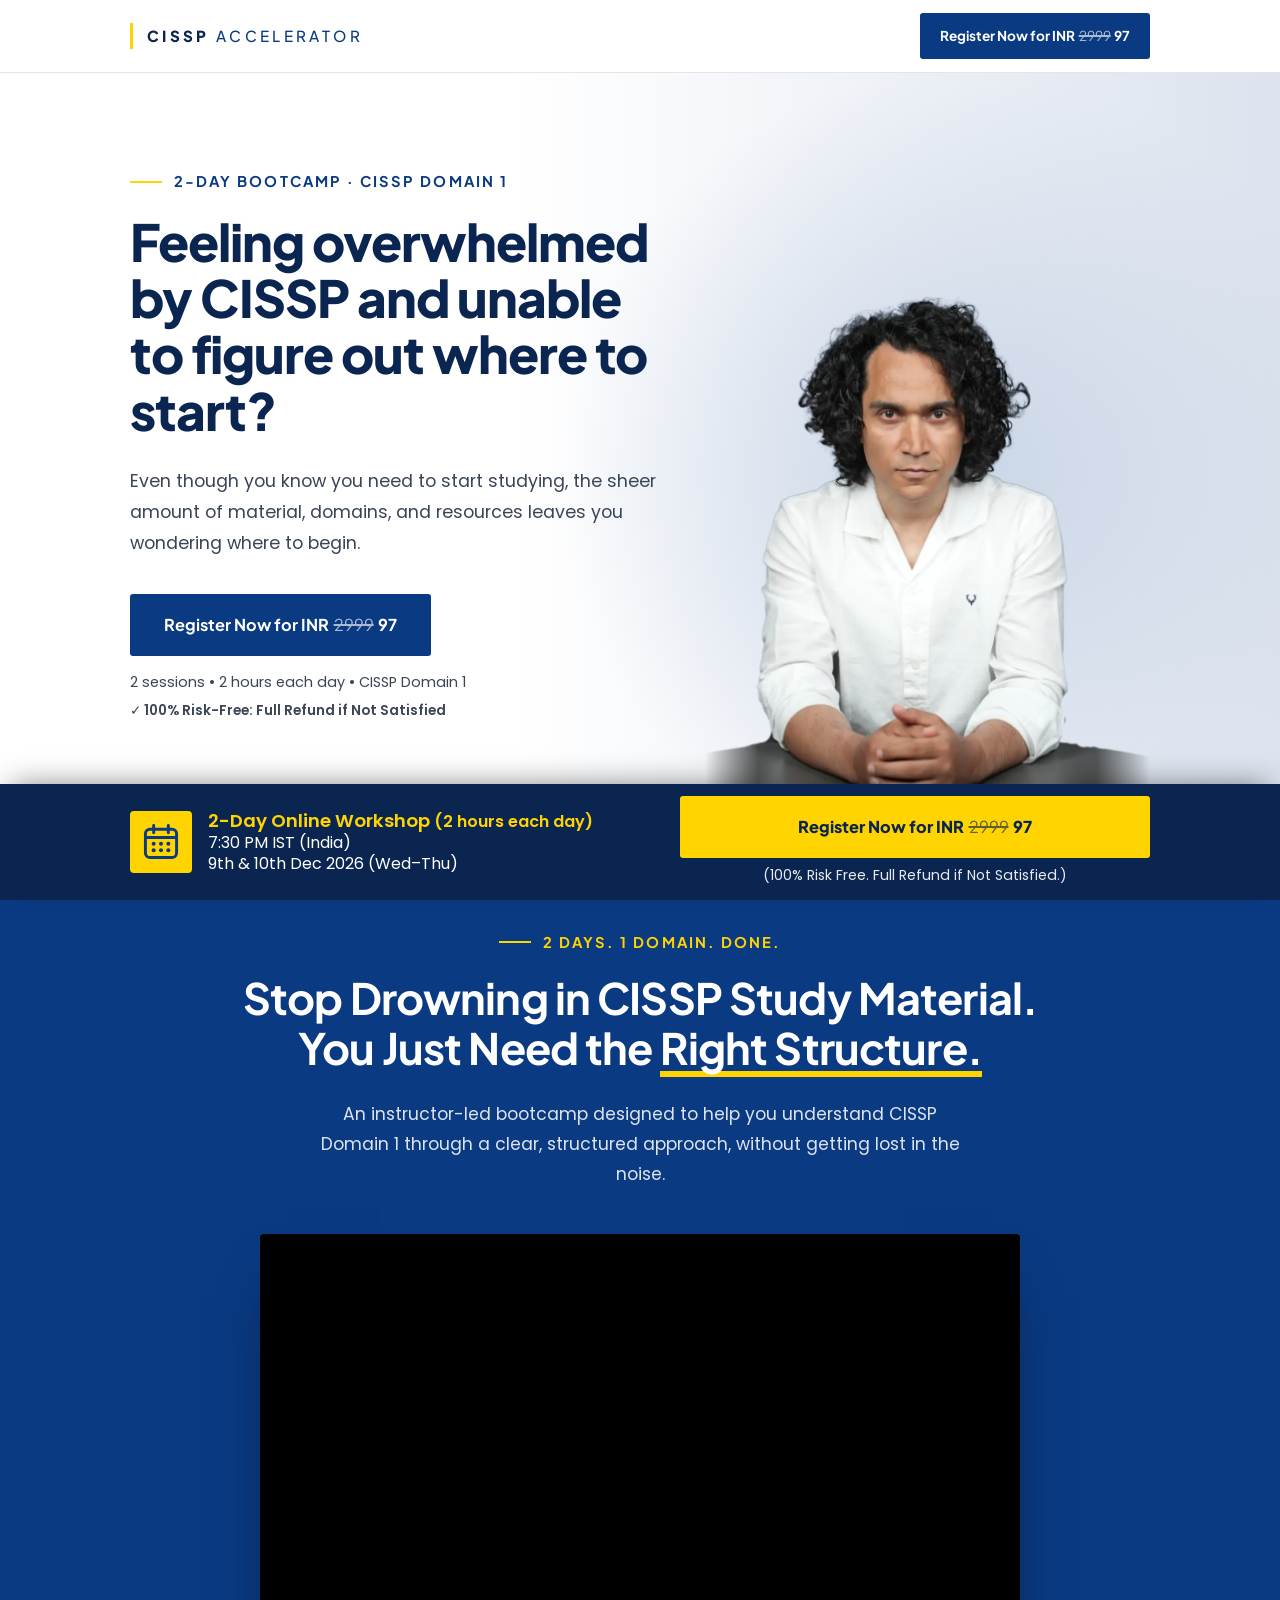
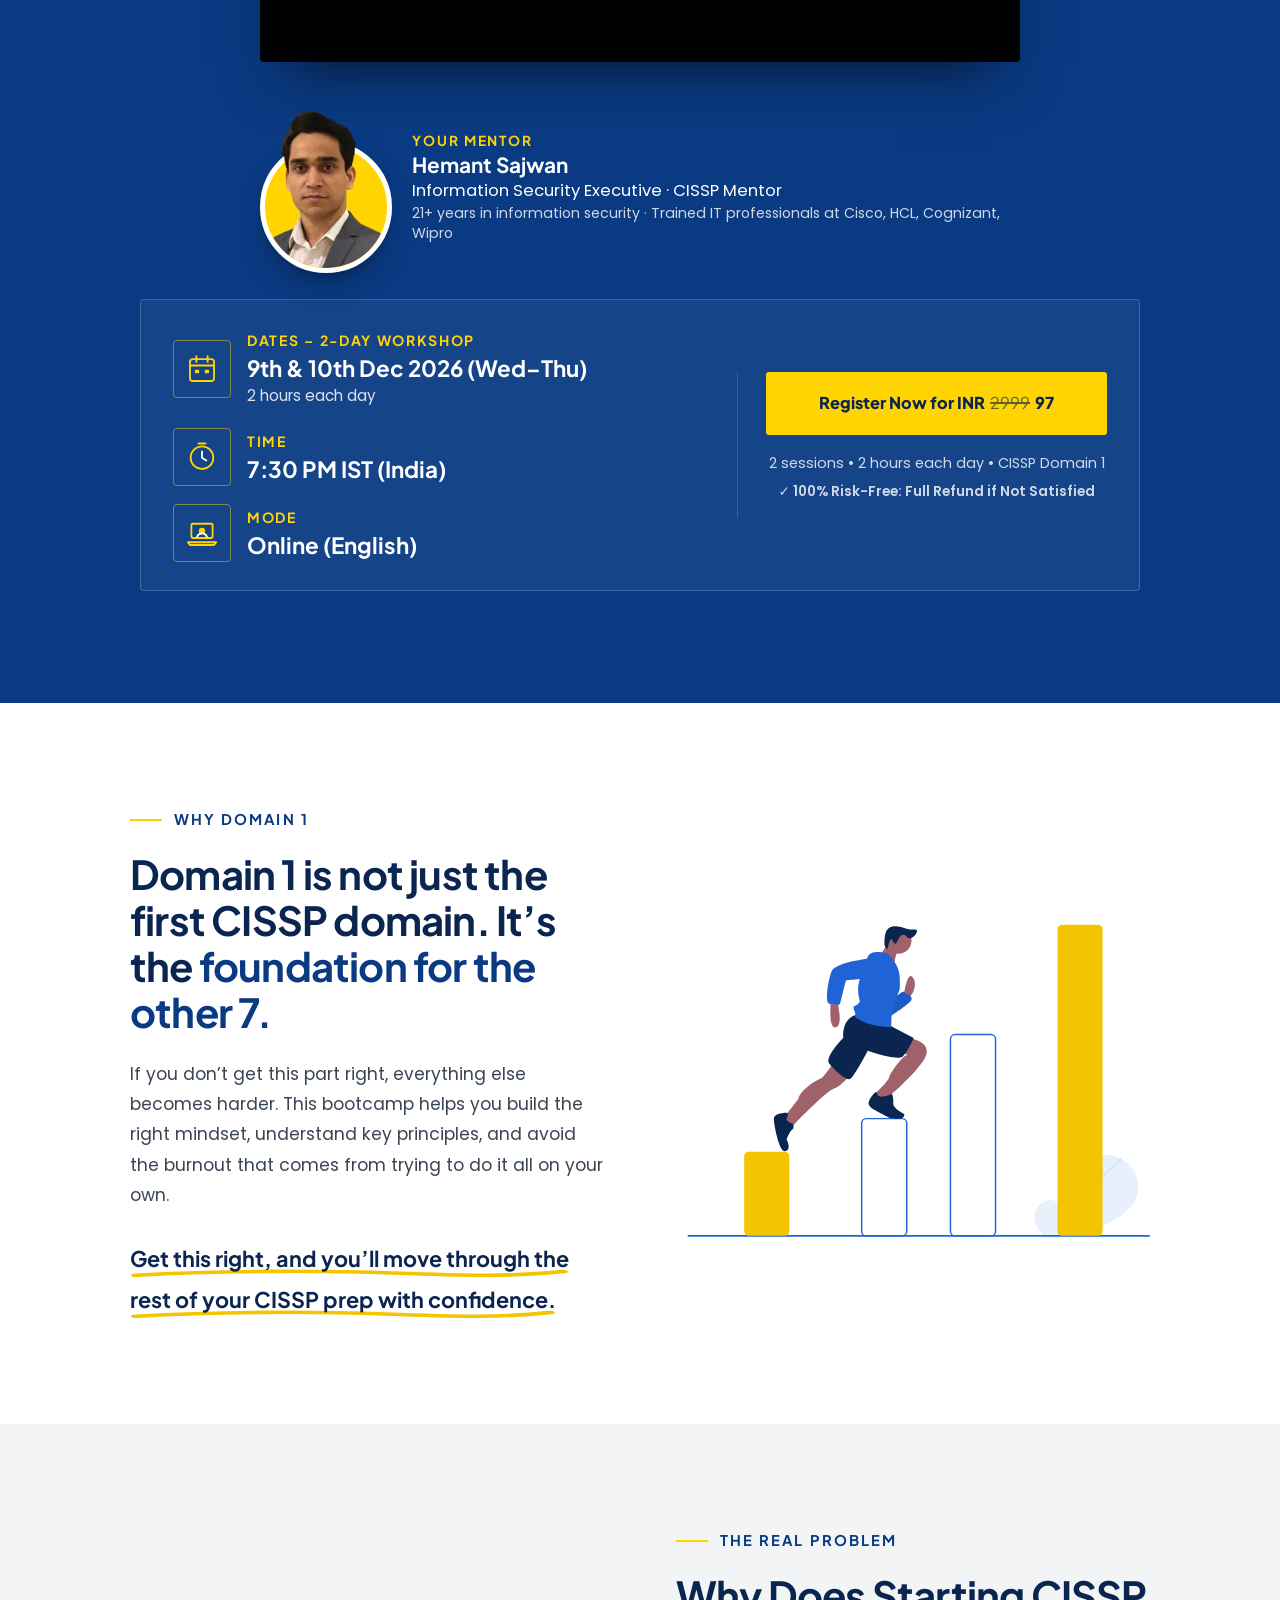
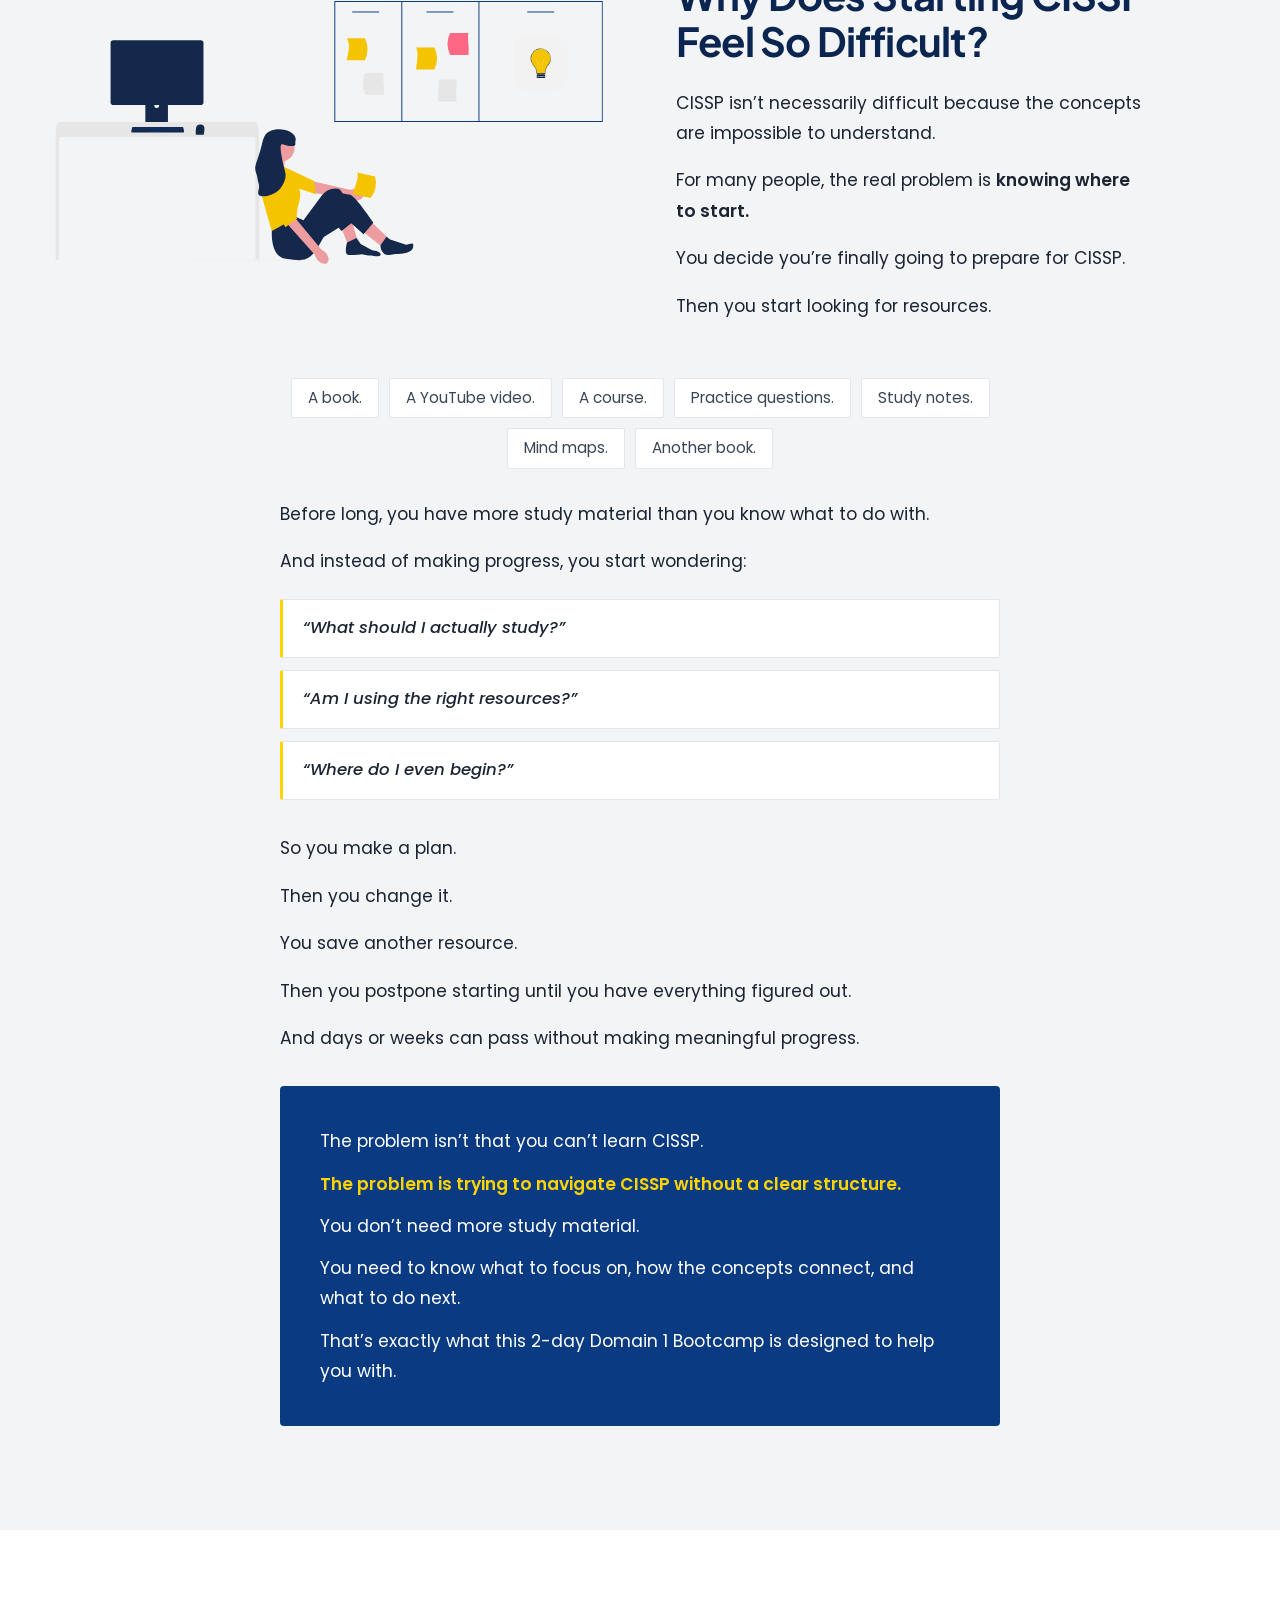
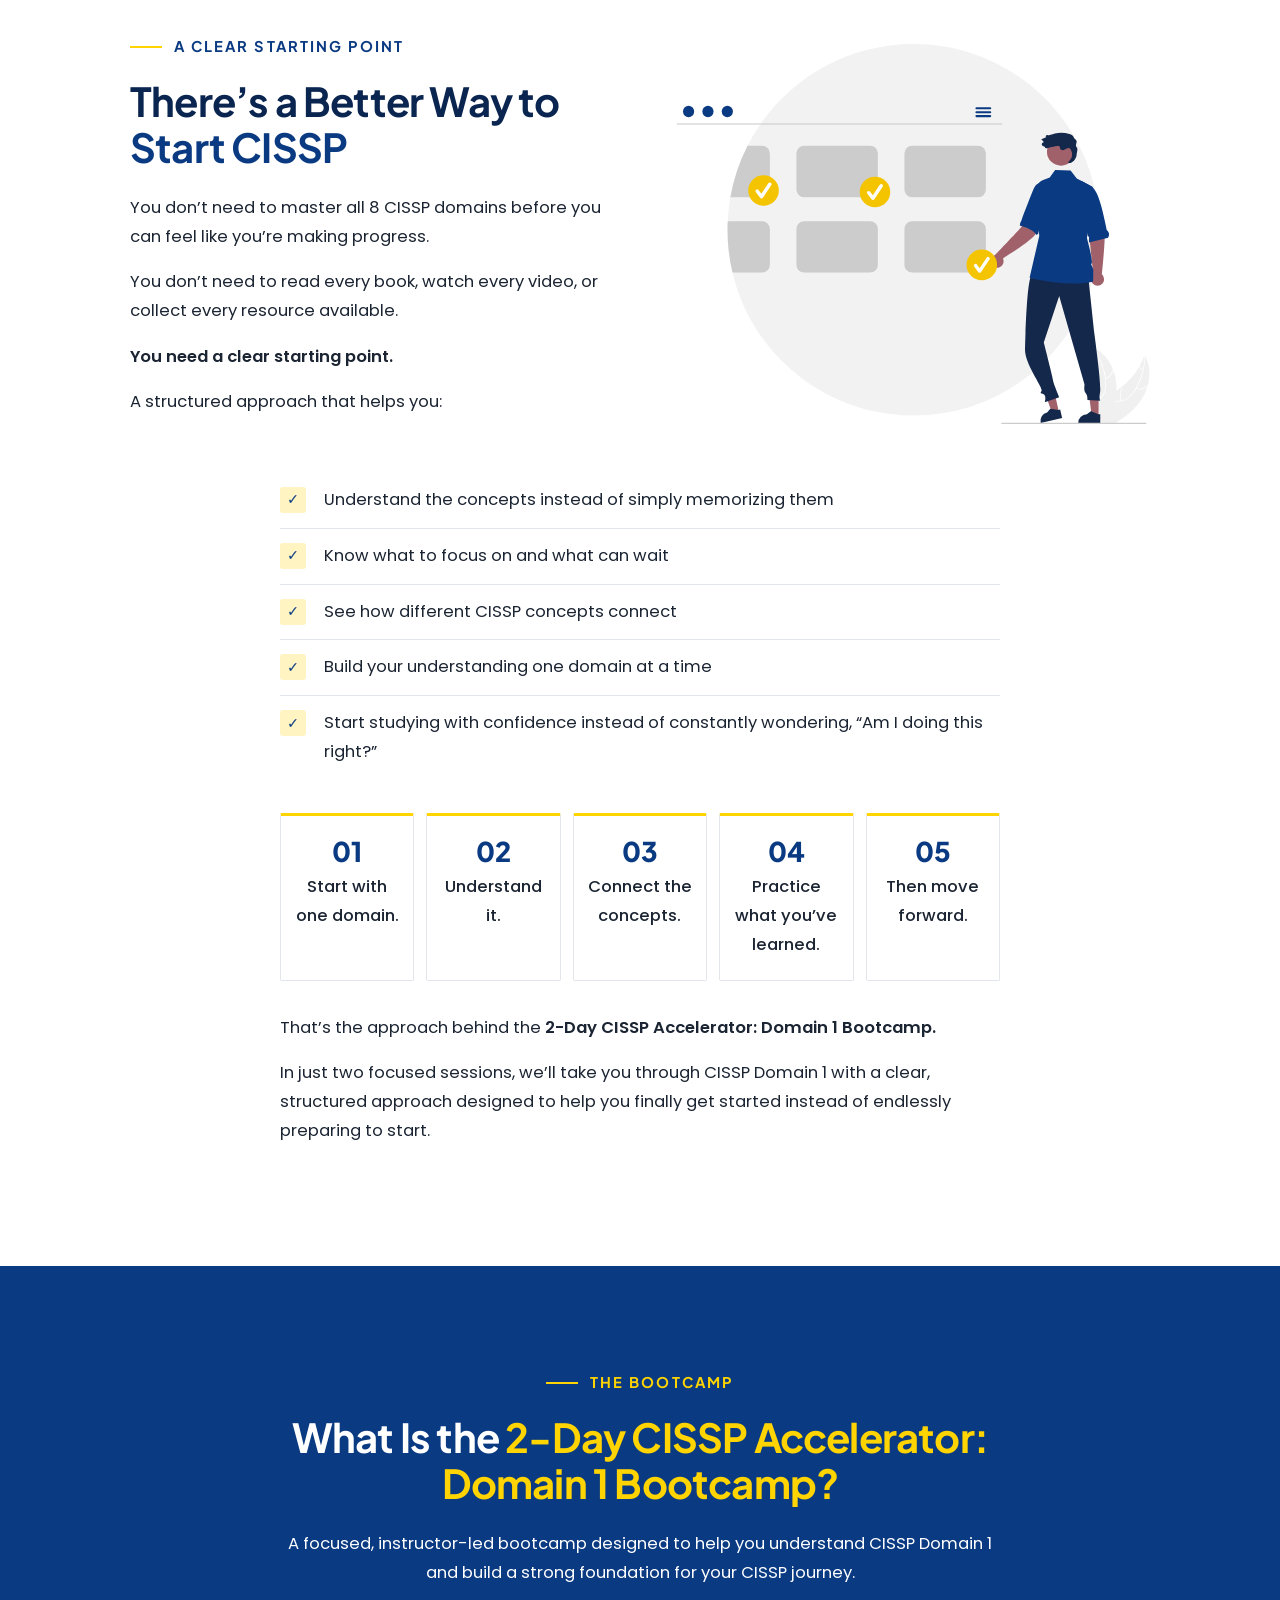
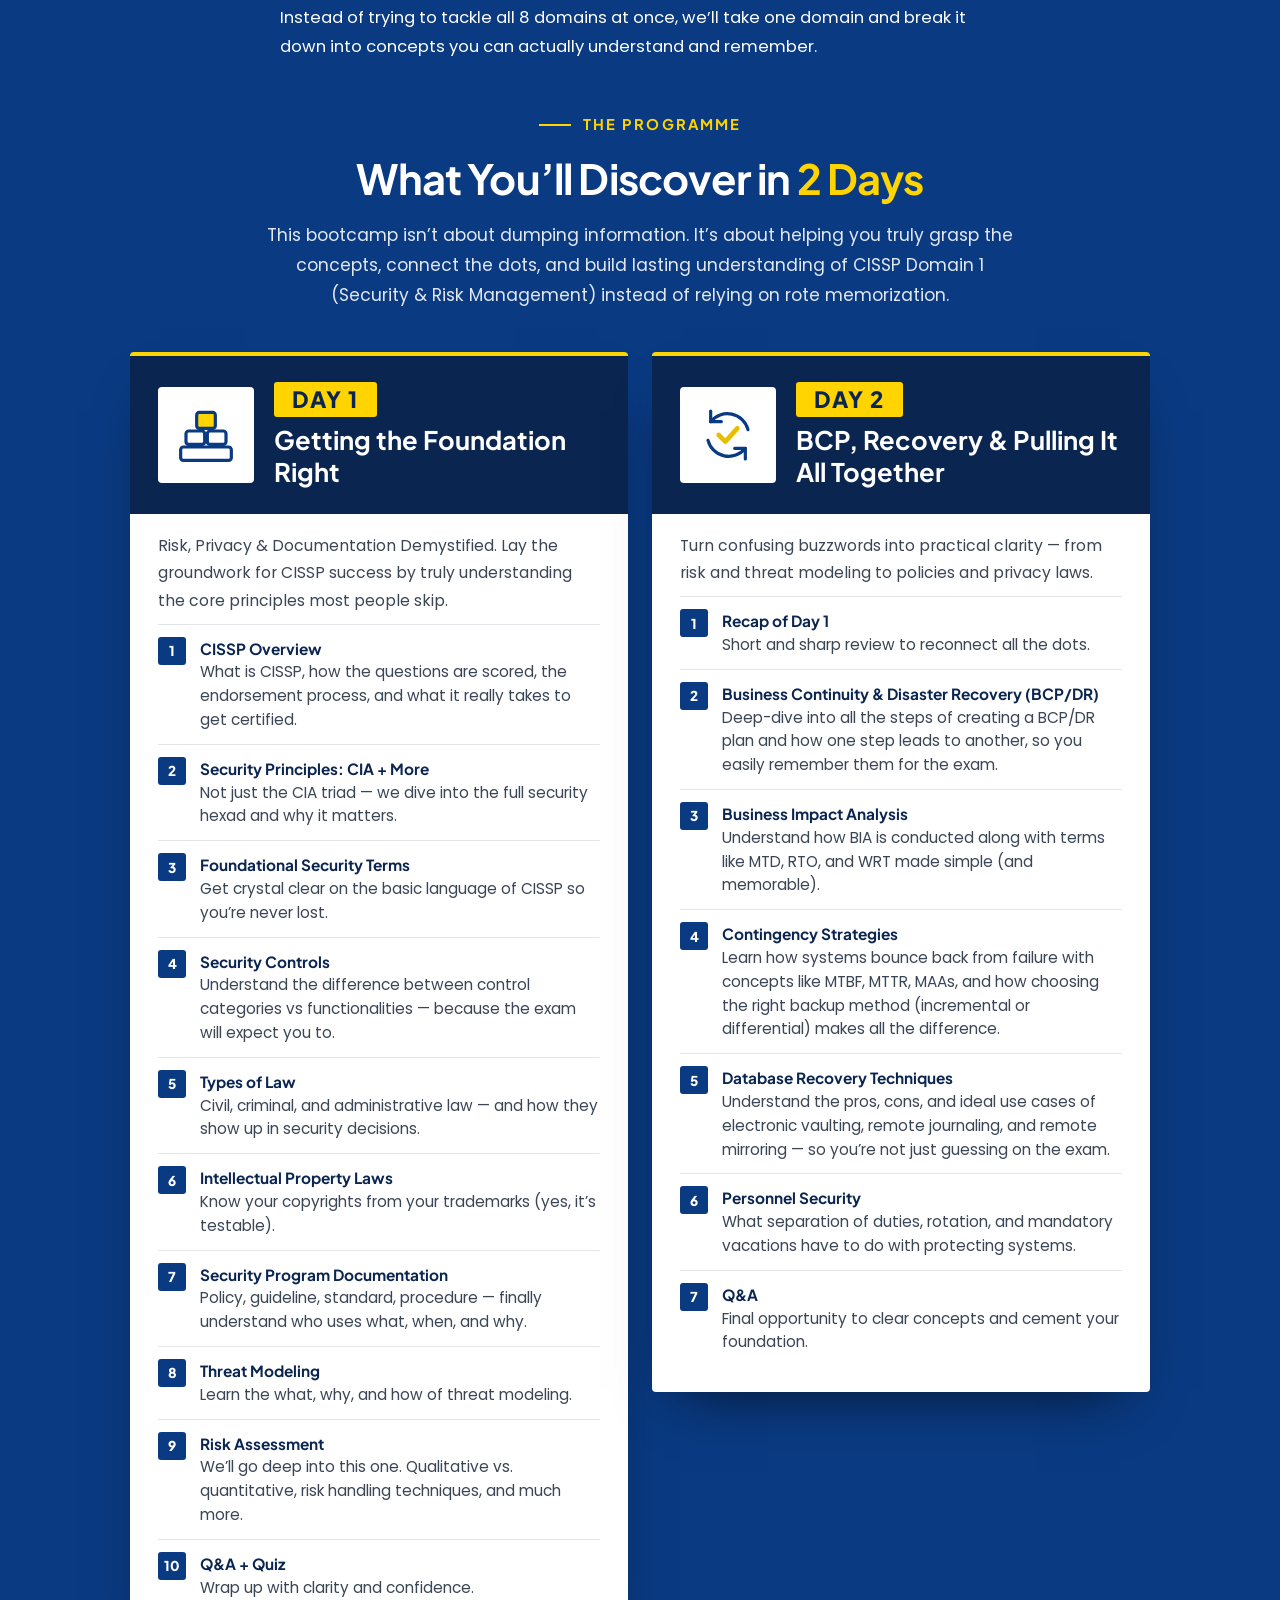
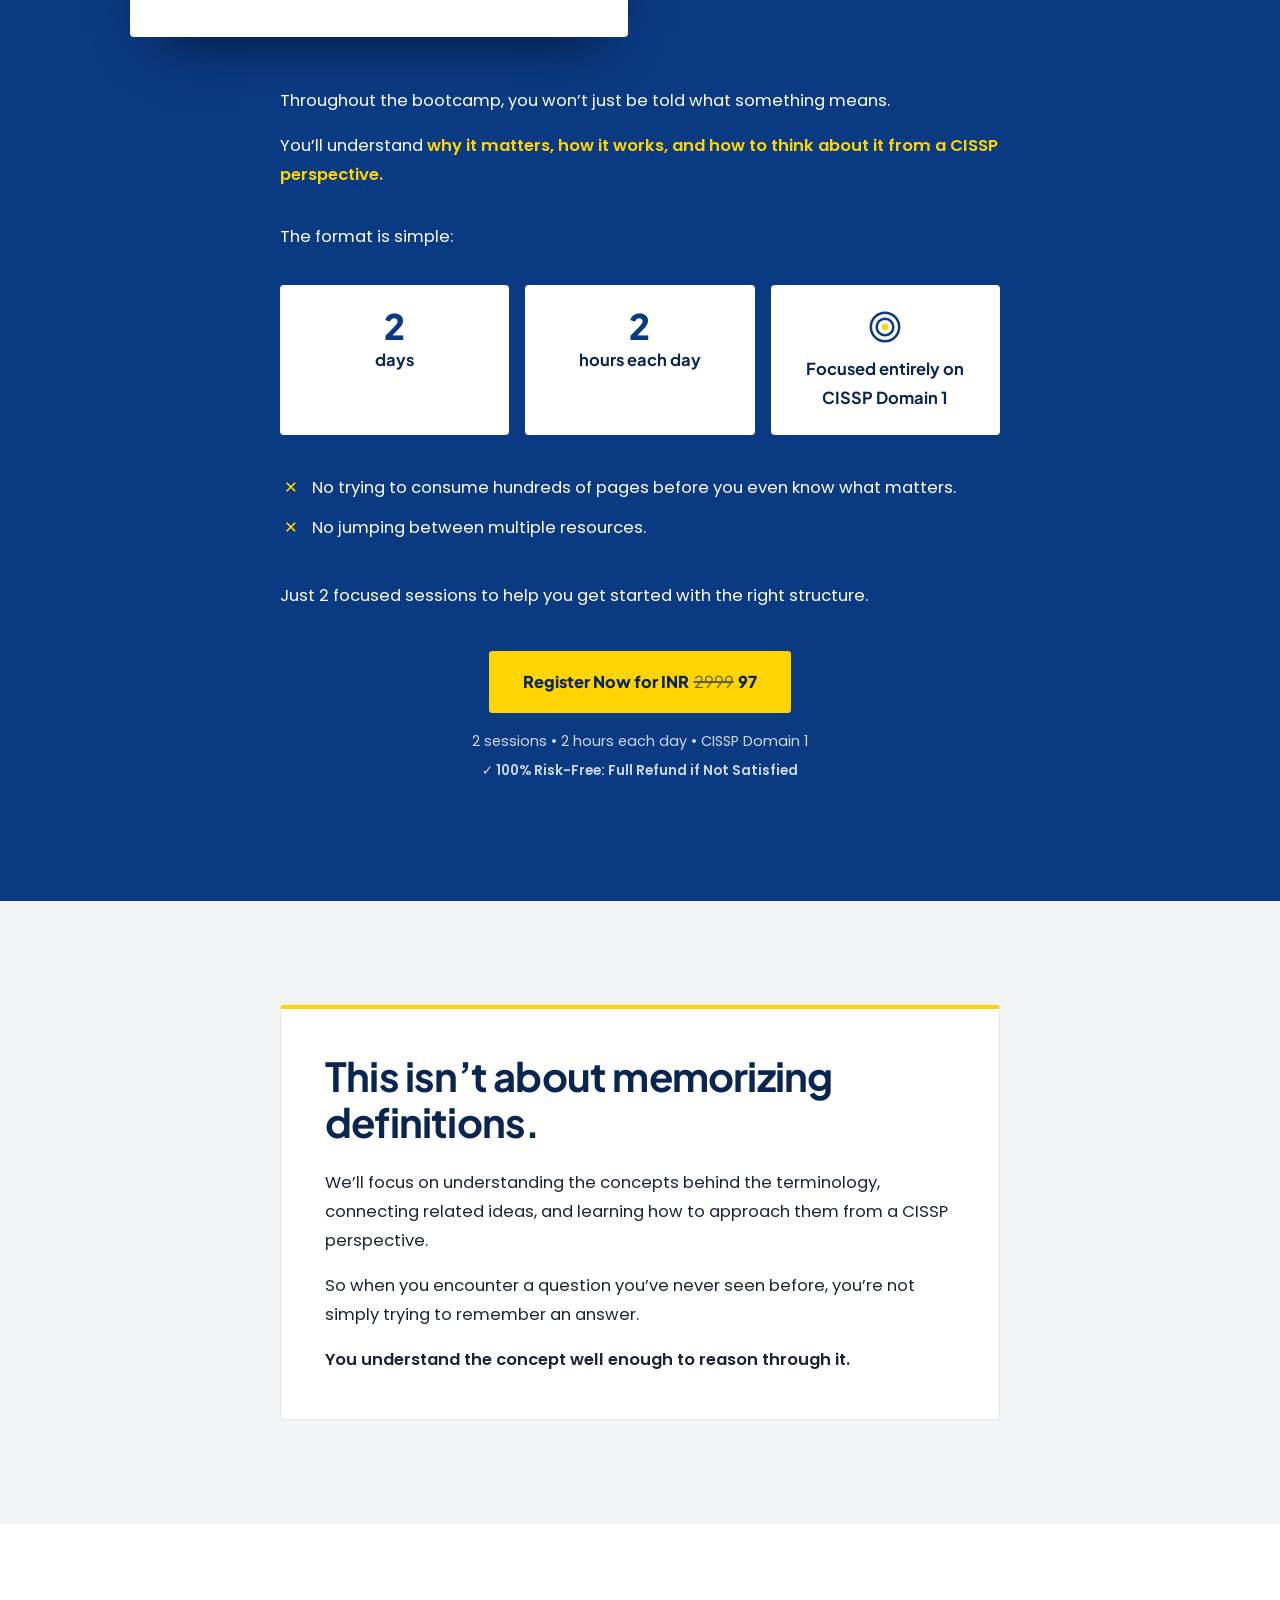
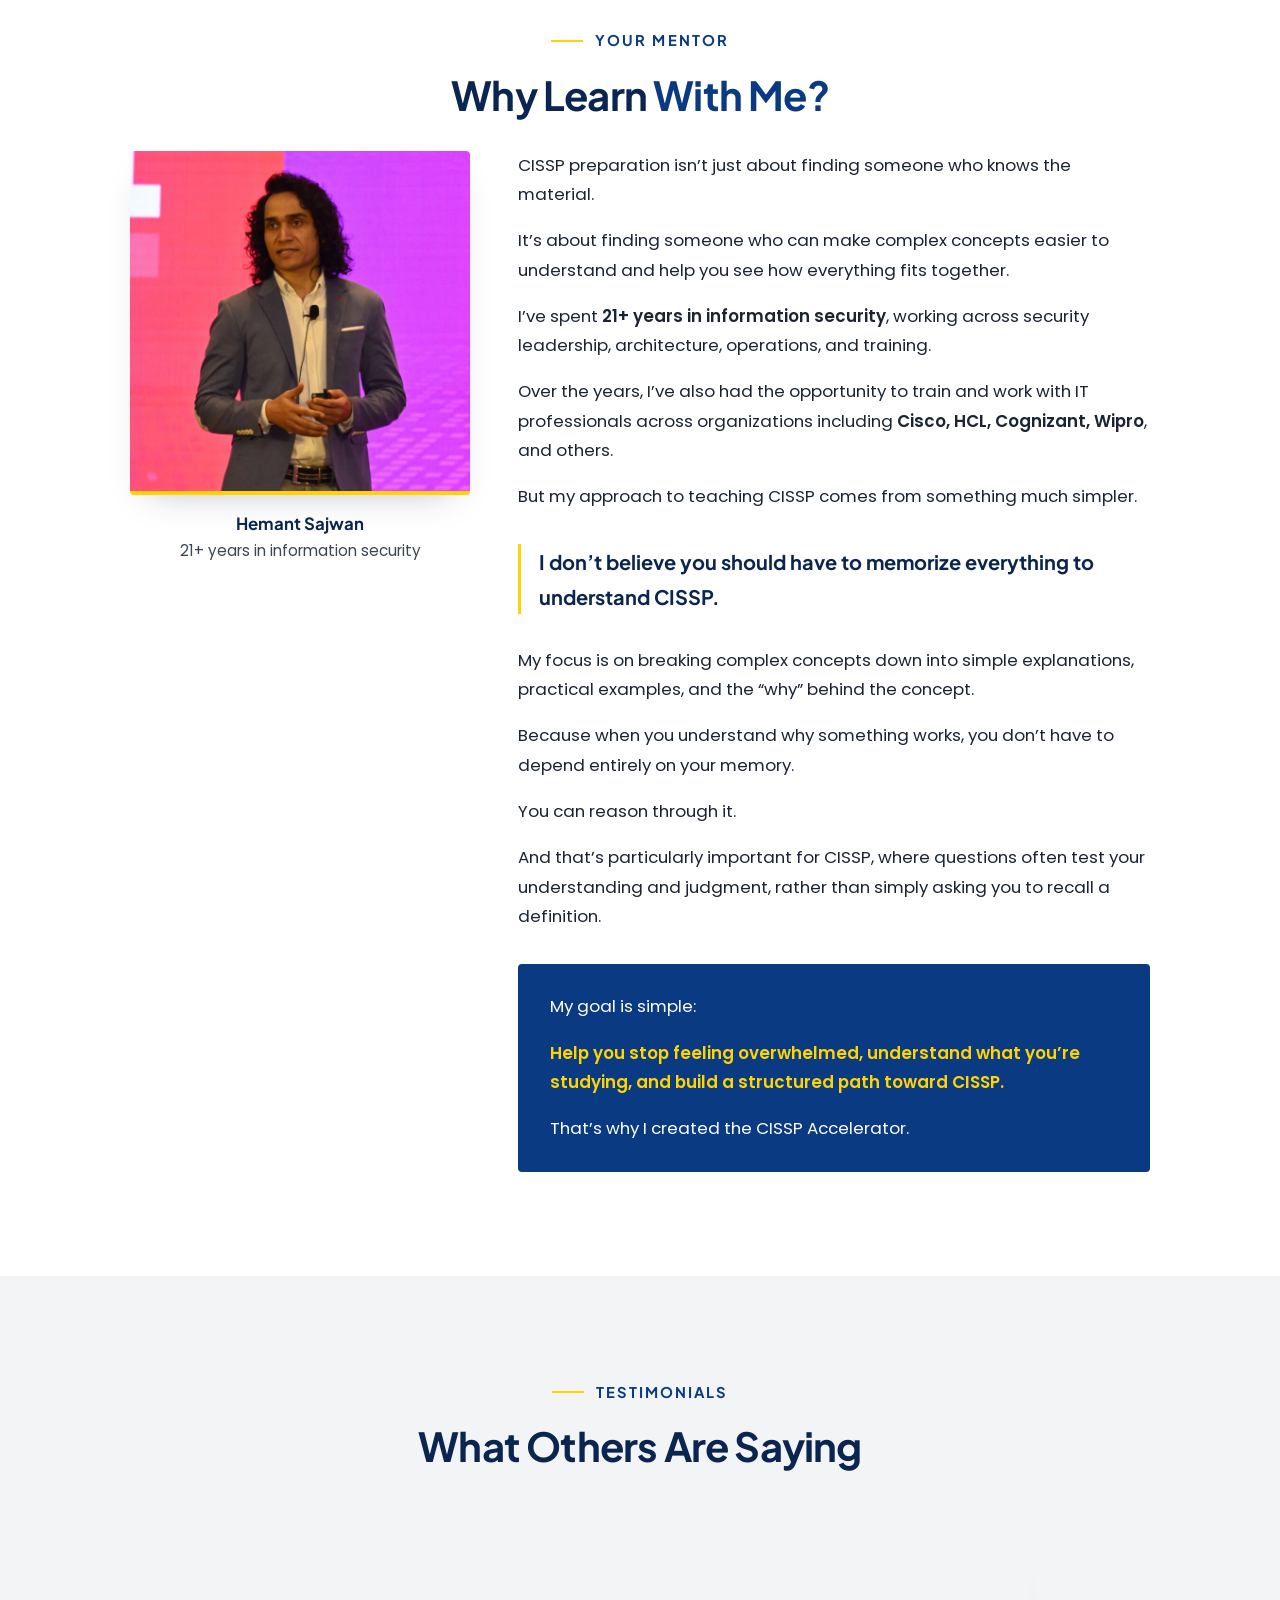
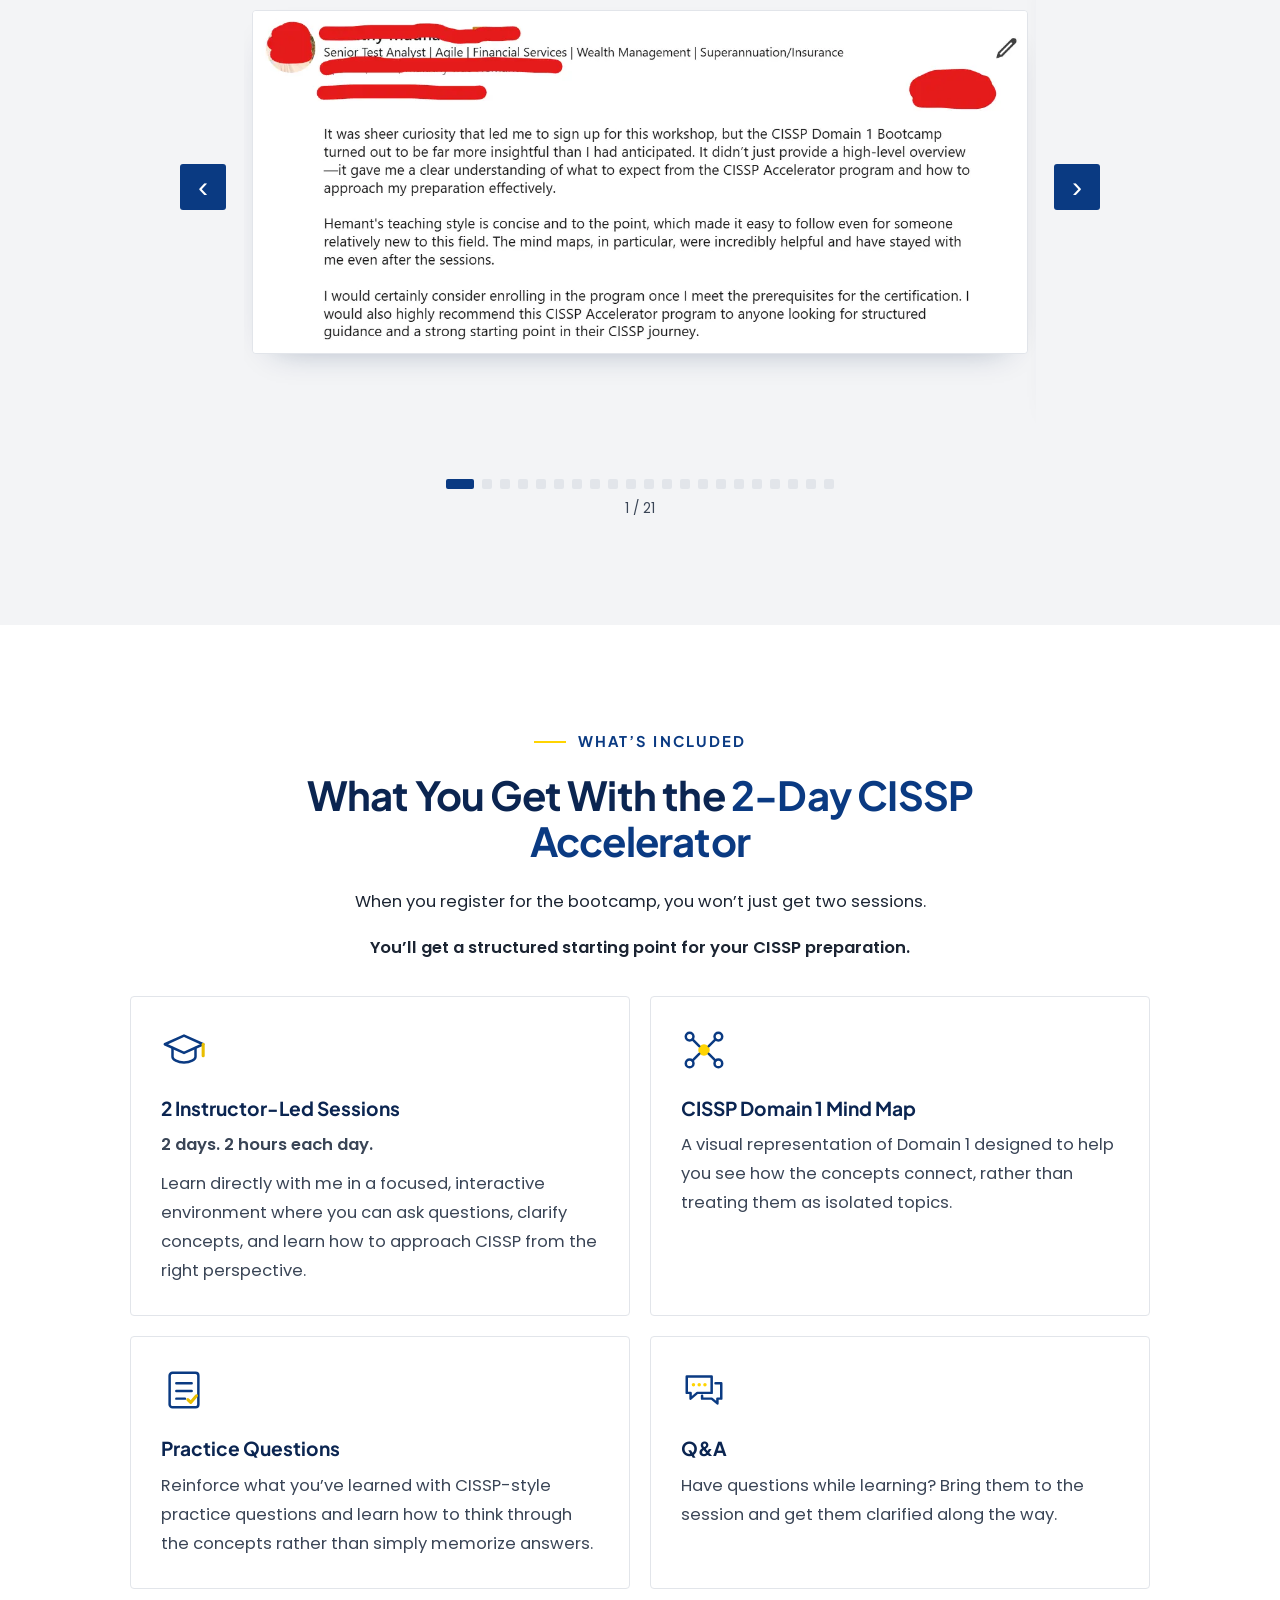
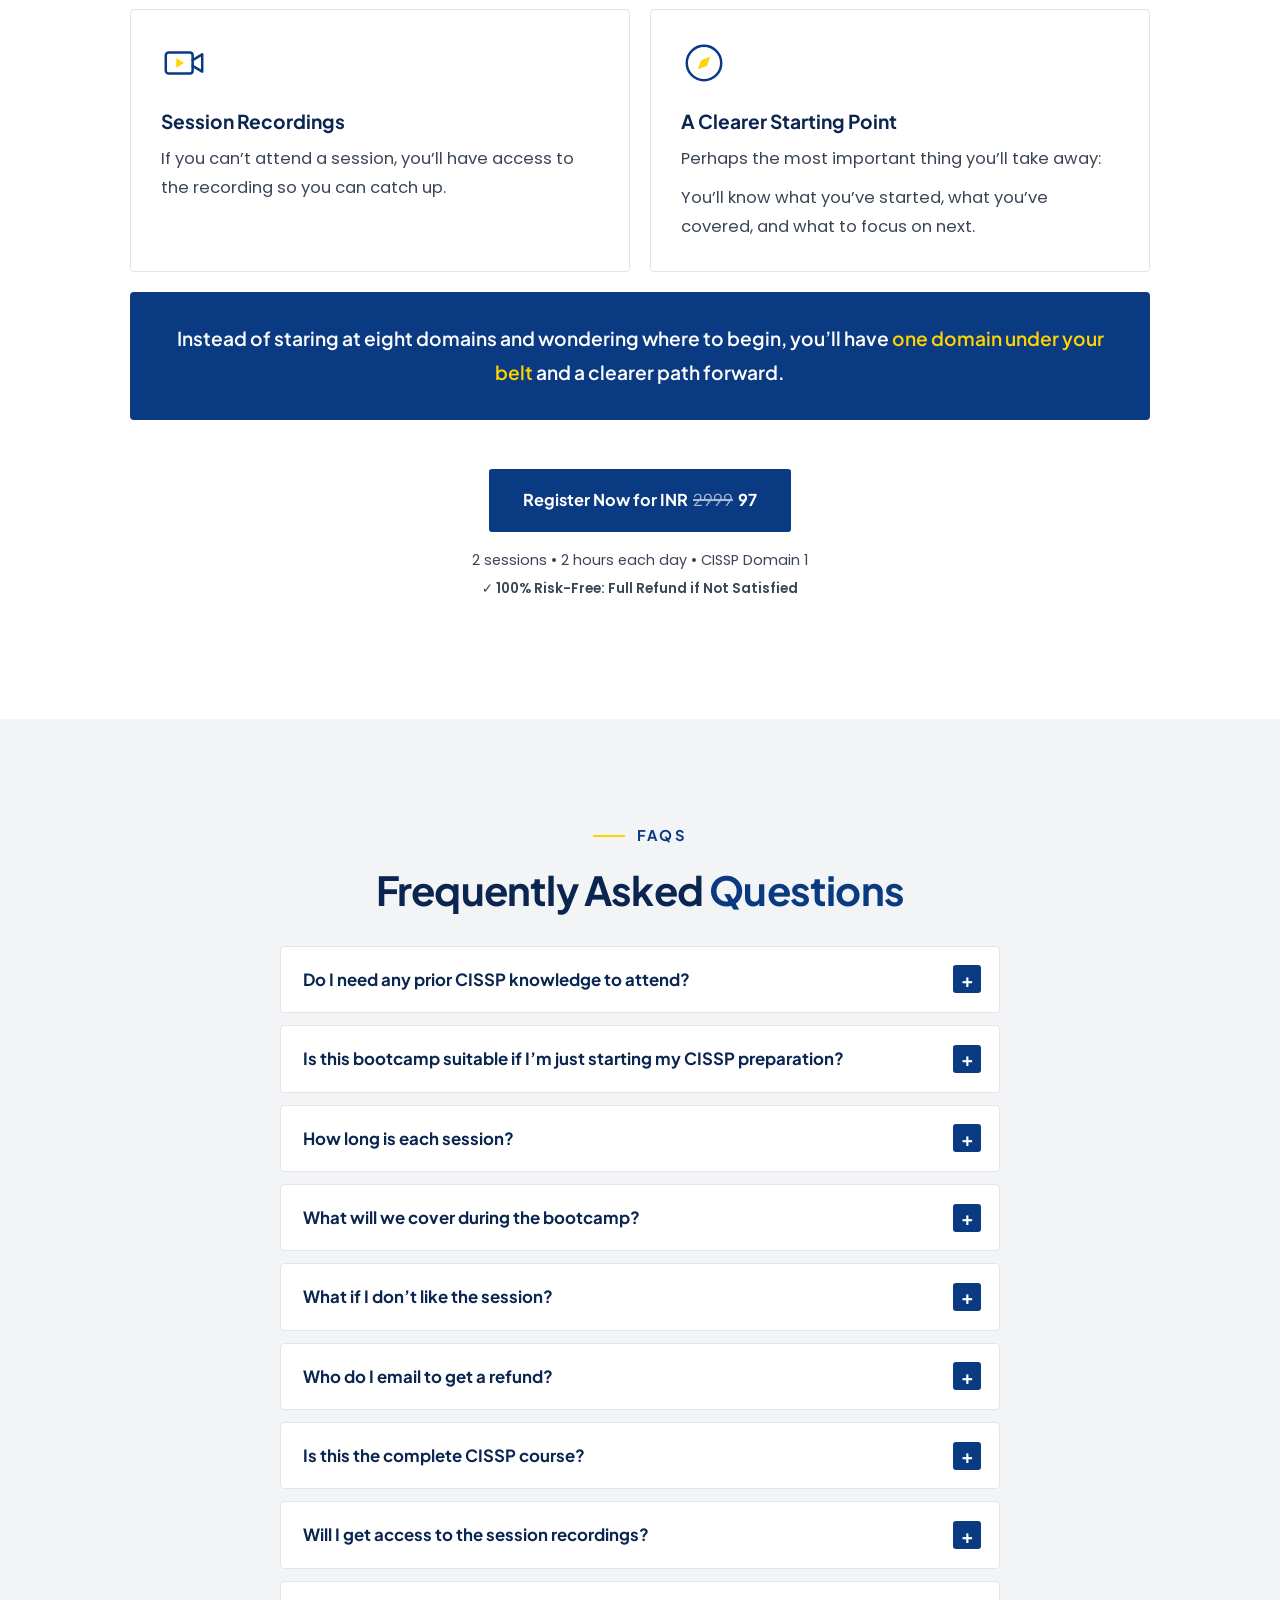
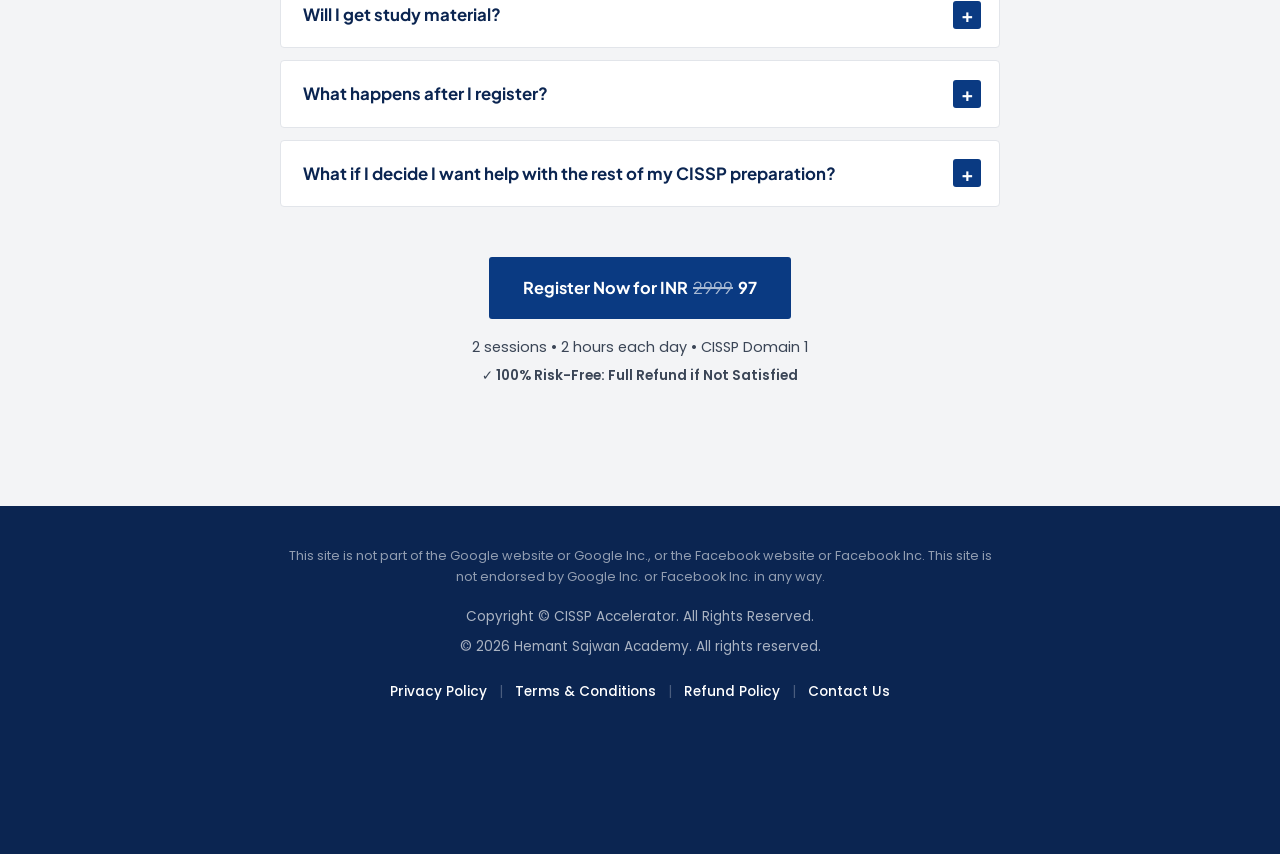
<file: index.html>
<!DOCTYPE html>
<html lang="en">
<head>
<meta charset="UTF-8" />
<meta name="viewport" content="width=device-width, initial-scale=1.0" />
<title>2-Day CISSP Accelerator: Domain 1 Bootcamp | Hemant Sajwan</title>
<meta name="description" content="2 days. 1 domain. Done. An instructor-led bootcamp to help you understand CISSP Domain 1 through a clear, structured approach." />
<link rel="preconnect" href="https://fonts.googleapis.com" />
<link rel="preconnect" href="https://fonts.gstatic.com" crossorigin />
<link href="https://fonts.googleapis.com/css2?family=Plus+Jakarta+Sans:wght@500;600;700;800&family=Poppins:wght@400;500;600;700;800&display=swap" rel="stylesheet" />
<link rel="stylesheet" href="bootcamp.css" />
<link rel="stylesheet" href="bootcamp-v2.css" /><!-- new look -->

<!--
  ================================================================
  BOOTCAMP DATES, TIME(S) AND MODE
  ----------------------------------------------------------------
  The dates change by themselves every week: 8 hours before Day 1
  starts, the page moves to the next week's dates (same days and
  times). Day 2 is the day after Day 1.
  day1: the Day 1 start of the current batch, in India time (IST),
  written as "YYYY-MM-DD HH:MM". Change it only to move the
  schedule, e.g. to skip a week.
  For more than one time, add another "..." inside the [ ] brackets,
  separated by a comma.
  batch: which tab of the Google Sheet the registrations go to:
  "morning" (Mon–Tue bootcamp) or "evening" (Wed–Thu bootcamp).
  ================================================================
-->
<script>
  window.BOOTCAMP = {
    day1:  "2026-11-04 19:30",   // Day 1 start, India time (see above)
    times: ["7:30 PM IST (India)"],
    mode:  "Online (English)"
  };
</script>

<!--
  ================================================================
  PAYMENT LINK: every "Register Now" button on this page goes here
  ================================================================
-->
<script>
  window.PAYMENT_URL = "https://pages.razorpay.com/cisspaccelerator";
</script>
<!-- Google Tag Manager (same container as cisspaccelerator.com) -->
<script>(function(w,d,s,l,i){w[l]=w[l]||[];w[l].push({'gtm.start':
new Date().getTime(),event:'gtm.js'});var f=d.getElementsByTagName(s)[0],
j=d.createElement(s),dl=l!='dataLayer'?'&l='+l:'';j.async=true;j.src=
'https://www.googletagmanager.com/gtm.js?id='+i+dl;f.parentNode.insertBefore(j,f);
})(window,document,'script','dataLayer','GTM-PLBDLMDQ');</script>
<!-- End Google Tag Manager -->

<!-- Meta (Facebook) Pixel: page view (same as the live cisspaccelerator.com pages) -->
<script>
  !function(f,b,e,v,n,t,s)
  {if(f.fbq)return;n=f.fbq=function(){n.callMethod?
  n.callMethod.apply(n,arguments):n.queue.push(arguments)};
  if(!f._fbq)f._fbq=n;n.push=n;n.loaded=!0;n.version='2.0';
  n.queue=[];t=b.createElement(e);t.async=!0;
  t.src=v;s=b.getElementsByTagName(e)[0];
  s.parentNode.insertBefore(t,s)}(window, document,'script',
  'https://connect.facebook.net/en_US/fbevents.js');
  fbq('init', '705271661052180');
  fbq('track', 'PageView');
</script>
<noscript><img height="1" width="1" style="display:none" alt="" src="https://www.facebook.com/tr?id=705271661052180&amp;ev=PageView&amp;noscript=1" /></noscript>
<!-- End Meta Pixel -->
</head>
<body class="v2">
<!-- Google Tag Manager (noscript) -->
<noscript><iframe src="https://www.googletagmanager.com/ns.html?id=GTM-PLBDLMDQ" height="0" width="0" style="display:none;visibility:hidden"></iframe></noscript>
<!-- End Google Tag Manager (noscript) -->

<!-- ===== TOP BAR ===== -->
<nav class="topbar">
  <div class="container">
    <a class="brand" href="#">CISSP <span>Accelerator</span></a>
    <a class="cta" data-register href="https://pages.razorpay.com/cisspaccelerator">Register Now for <span class="price">INR <s>2999</s> 97</span></a>
  </div>
</nav>

<!-- ===== HERO ===== -->
<header class="hero">
  <div class="container hero-grid">
    <div class="hero-copy">
      <p class="eyebrow">2-day bootcamp · CISSP Domain 1</p>
      <h1 class="hero-headline">Feeling overwhelmed by CISSP and unable to figure out where to start?</h1>
      <p class="hero-sub">Even though you know you need to start studying, the sheer amount of material, domains, and resources leaves you wondering where to begin.</p>
      <a class="cta" data-register href="https://pages.razorpay.com/cisspaccelerator">Register Now for <span class="price">INR <s>2999</s> 97</span></a>
      <p class="cta-meta">2 sessions • 2 hours each day • <span class="nowrap">CISSP Domain 1</span><span class="cta-guarantee"><span class="nowrap">✓ 100% Risk-Free:</span> <span class="nowrap">Full Refund if Not Satisfied</span></span></p>
    </div>
    <figure class="hero-photo"><img src="images/hemant-hero.webp" alt="Hemant Sajwan, CISSP mentor" width="895" height="1100" fetchpriority="high" /></figure>
  </div>
</header>

<!-- ===== NAVY BAND: second headline, video, mentor, bootcamp details ===== -->
<section class="band">
  <div class="container">
    <p class="eyebrow">2 days. 1 domain. Done.</p>
    <p class="band-title">Stop Drowning in CISSP Study Material.<br />You Just Need the <span class="gold-line">Right Structure.</span></p>
    <p class="hero-desc">An instructor-led bootcamp designed to help you understand CISSP Domain 1 through a clear, structured approach, without getting lost in the noise.</p>

    <!-- VIDEO: to use a different Vimeo video, replace the number 1146180123 below with the new video's number -->
    <div class="video">
      <iframe src="https://player.vimeo.com/video/1146180123?title=0&amp;byline=0&amp;portrait=0" title="CISSP Accelerator: Domain 1 Bootcamp video" allow="fullscreen; picture-in-picture" allowfullscreen></iframe>
    </div>

    <!-- Mentor strip: headshot + name, just above the bootcamp details -->
    <div class="mentor-strip">
      <!-- pop-out headshot: gold circle with white ring; head rises above the circle -->
      <div class="headshot">
        <div class="headshot-clip">
          <img src="images/hemant-headshot.webp" alt="Hemant Sajwan, CISSP mentor" width="443" height="450" />
        </div>
      </div>
      <div class="mentor-strip-text">
        <span class="mentor-strip-label">Your mentor</span>
        <strong>Hemant Sajwan</strong>
        <span>Information Security Executive · CISSP Mentor</span>
        <span class="mentor-strip-meta">21+ years in information security · Trained IT professionals at Cisco, HCL, Cognizant, Wipro</span>
      </div>
    </div>

    <!-- Bootcamp details (filled in from the BOOTCAMP block at the top) -->
    <div class="event-panel">
      <div class="event-details">
        <div class="event-item">
          <svg class="event-icon" viewBox="0 0 48 48" aria-hidden="true"><rect x="7" y="10" width="34" height="31" rx="4"/><path d="M7 19h34M16 6v8M32 6v8"/><rect class="dot" x="14" y="25" width="6" height="5" rx="1"/><rect class="dot" x="28" y="25" width="6" height="5" rx="1"/></svg>
          <div>
            <span class="event-k">Dates – 2-Day Workshop</span>
            <span class="event-v" data-bootcamp="dates">4th &amp; 5th Nov 2026 (Wed–Thu)</span>
            <span class="event-note">2 hours each day</span>
          </div>
        </div>
        <div class="event-item">
          <svg class="event-icon" viewBox="0 0 48 48" aria-hidden="true"><circle cx="24" cy="25" r="16"/><path class="hand" d="M24 16v9l6 4"/><path d="M19 5h10"/></svg>
          <div>
            <span class="event-k">Time</span>
            <span class="event-v" data-bootcamp="times">7:30 PM IST (India)</span>
          </div>
        </div>
        <div class="event-item">
          <svg class="event-icon" viewBox="0 0 48 48" aria-hidden="true"><rect x="9" y="11" width="30" height="20" rx="2"/><path d="M4 37h40l-3 4H7z"/><circle class="dot" cx="24" cy="21" r="4.5"/><path class="hand" d="M17 29c1.5-3 4-4.5 7-4.5s5.5 1.5 7 4.5"/></svg>
          <div>
            <span class="event-k">Mode</span>
            <span class="event-v" data-bootcamp="mode">Online (English)</span>
          </div>
        </div>
      </div>
      <div class="event-action">
        <a class="cta" data-register href="https://pages.razorpay.com/cisspaccelerator">Register Now for <span class="price">INR <s>2999</s> 97</span></a>
        <p class="cta-meta">2 sessions • 2 hours each day • <span class="nowrap">CISSP Domain 1</span><span class="cta-guarantee"><span class="nowrap">✓ 100% Risk-Free:</span> <span class="nowrap">Full Refund if Not Satisfied</span></span></p>
      </div>
    </div>
  </div>
</section>

<!-- ===== DOMAIN 1 IS THE FOUNDATION ===== -->
<section class="section on-white foundation">
  <div class="container split">
    <div>
      <p class="eyebrow">Why Domain 1</p>
      <h2>Domain 1 is not just the first CISSP domain. It’s the <span class="blue-text">foundation for the other 7.</span></h2>
      <p class="lead">If you don’t get this part right, everything else becomes harder. This bootcamp helps you build the right mindset, understand key principles, and avoid the burnout that comes from trying to do it all on your own.</p>
      <p class="hand-line"><span class="hand-underline">Get this right, and you’ll move through the rest of your CISSP prep with confidence.</span></p>
    </div>
    <figure class="art"><img src="images/illustrations/stepping-up.svg" alt="" width="820" height="600" loading="lazy" /></figure>
  </div>
</section>

<!-- ===== WHY DOES STARTING CISSP FEEL SO DIFFICULT? ===== -->
<section class="section on-light">
  <div class="container split reverse">
    <div class="story">
      <p class="eyebrow">The real problem</p>
      <h2>Why Does Starting CISSP Feel So Difficult?</h2>
      <p>CISSP isn’t necessarily difficult because the concepts are impossible to understand.</p>
      <p>For many people, the real problem is <strong>knowing where to start.</strong></p>
      <p>You decide you’re finally going to prepare for CISSP.</p>
      <p>Then you start looking for resources.</p>
    </div>
    <figure class="art art-zoom"><img src="images/illustrations/sorting-thoughts.svg" alt="" width="800" height="383" loading="lazy" /></figure>
  </div>
  <div class="container narrow story">
    <ul class="chips">
      <li>A book.</li>
      <li>A YouTube video.</li>
      <li>A course.</li>
      <li>Practice questions.</li>
      <li>Study notes.</li>
      <li>Mind maps.</li>
      <li>Another book.</li>
    </ul>

    <p>Before long, you have more study material than you know what to do with.</p>
    <p>And instead of making progress, you start wondering:</p>

    <div class="thoughts">
      <div class="thought">“What should I actually study?”</div>
      <div class="thought">“Am I using the right resources?”</div>
      <div class="thought">“Where do I even begin?”</div>
    </div>

    <p>So you make a plan.</p>
    <p>Then you change it.</p>
    <p>You save another resource.</p>
    <p>Then you postpone starting until you have everything figured out.</p>
    <p>And days or weeks can pass without making meaningful progress.</p>

    <div class="punch">
      <p>The problem isn’t that you can’t learn CISSP.</p>
      <p><strong>The problem is trying to navigate CISSP without a clear structure.</strong></p>
      <p>You don’t need more study material.</p>
      <p>You need to know what to focus on, how the concepts connect, and what to do next.</p>
      <p>That’s exactly what this 2-day Domain 1 Bootcamp is designed to help you with.</p>
    </div>
  </div>
</section>

<!-- ===== THERE'S A BETTER WAY ===== -->
<section class="section on-white">
  <div class="container split">
    <div>
      <p class="eyebrow">A clear starting point</p>
      <h2>There’s a Better Way to <span class="blue-text">Start CISSP</span></h2>
      <p>You don’t need to master all 8 CISSP domains before you can feel like you’re making progress.</p>
      <p>You don’t need to read every book, watch every video, or collect every resource available.</p>
      <p><strong>You need a clear starting point.</strong></p>
      <p>A structured approach that helps you:</p>
    </div>
    <figure class="art"><img src="images/illustrations/checking-boxes.svg" alt="" width="921" height="740" loading="lazy" /></figure>
  </div>
  <div class="container narrow">
    <ul class="checks">
      <li>Understand the concepts instead of simply memorizing them</li>
      <li>Know what to focus on and what can wait</li>
      <li>See how different CISSP concepts connect</li>
      <li>Build your understanding one domain at a time</li>
      <li>Start studying with confidence instead of constantly wondering, “Am I doing this right?”</li>
    </ul>

    <ol class="steps">
      <li>Start with one domain.</li>
      <li>Understand it.</li>
      <li>Connect the concepts.</li>
      <li>Practice what you’ve learned.</li>
      <li>Then move forward.</li>
    </ol>

    <p>That’s the approach behind the <strong>2-Day CISSP Accelerator: Domain 1 Bootcamp.</strong></p>
    <p>In just two focused sessions, we’ll take you through CISSP Domain 1 with a clear, structured approach designed to help you finally get started instead of endlessly preparing to start.</p>
  </div>
</section>

<!-- ===== WHAT IS THE BOOTCAMP? ===== -->
<section class="section on-blue">
  <div class="container narrow">
    <p class="eyebrow center-eyebrow">The bootcamp</p>
    <h2 class="center">What Is the <span class="gold-text">2-Day CISSP Accelerator: Domain 1 Bootcamp?</span></h2>

    <p class="center">A focused, instructor-led bootcamp designed to help you understand CISSP Domain 1 and build a strong foundation for your CISSP journey.</p>
    <p>Instead of trying to tackle all 8 domains at once, we’ll take one domain and break it down into concepts you can actually understand and remember.</p>
  </div>

  <!-- What you'll discover: Day 1 and Day 2 programme -->
  <div class="container discover">
    <p class="eyebrow center-eyebrow">The programme</p>
    <h2 class="center discover-title">What You’ll Discover in <span class="gold-text">2 Days</span></h2>
    <p class="center discover-sub">This bootcamp isn’t about dumping information. It’s about helping you truly grasp the concepts, connect the dots, and build lasting understanding of CISSP Domain 1 (Security &amp; Risk Management) instead of relying on rote memorization.</p>

    <div class="day-cards">
      <article class="day-card">
        <header>
          <svg class="day-icon" viewBox="0 0 48 48" aria-hidden="true"><rect x="5" y="33" width="38" height="10" rx="2"/><rect x="9" y="21" width="14" height="10" rx="2"/><rect x="25" y="21" width="14" height="10" rx="2"/><rect class="accent" x="17" y="7" width="14" height="12" rx="2"/></svg>
          <div>
            <span class="day-badge">Day 1</span>
            <h3>Getting the Foundation Right</h3>
          </div>
        </header>
        <p class="day-intro">Risk, Privacy &amp; Documentation Demystified. Lay the groundwork for CISSP success by truly understanding the core principles most people skip.</p>
        <ol class="day-topics">
            <li><strong>CISSP Overview</strong><span>What is CISSP, how the questions are scored, the endorsement process, and what it really takes to get certified.</span></li>
            <li><strong>Security Principles: CIA + More</strong><span>Not just the CIA triad — we dive into the full security hexad and why it matters.</span></li>
            <li><strong>Foundational Security Terms</strong><span>Get crystal clear on the basic language of CISSP so you’re never lost.</span></li>
            <li><strong>Security Controls</strong><span>Understand the difference between control categories vs functionalities — because the exam will expect you to.</span></li>
            <li><strong>Types of Law</strong><span>Civil, criminal, and administrative law — and how they show up in security decisions.</span></li>
            <li><strong>Intellectual Property Laws</strong><span>Know your copyrights from your trademarks (yes, it’s testable).</span></li>
            <li><strong>Security Program Documentation</strong><span>Policy, guideline, standard, procedure — finally understand who uses what, when, and why.</span></li>
            <li><strong>Threat Modeling</strong><span>Learn the what, why, and how of threat modeling.</span></li>
            <li><strong>Risk Assessment</strong><span>We’ll go deep into this one. Qualitative vs. quantitative, risk handling techniques, and much more.</span></li>
            <li><strong>Q&amp;A + Quiz</strong><span>Wrap up with clarity and confidence.</span></li>
        </ol>
      </article>

      <article class="day-card">
        <header>
          <svg class="day-icon" viewBox="0 0 48 48" aria-hidden="true"><path d="M39 20a16 16 0 0 0-28-6"/><path d="M11 6v8h8"/><path d="M9 28a16 16 0 0 0 28 6"/><path d="M37 42v-8h-8"/><path class="accent-stroke" d="M17 24l5 5 9-10"/></svg>
          <div>
            <span class="day-badge">Day 2</span>
            <h3>BCP, Recovery &amp; Pulling It All Together</h3>
          </div>
        </header>
        <p class="day-intro">Turn confusing buzzwords into practical clarity — from risk and threat modeling to policies and privacy laws.</p>
        <ol class="day-topics">
            <li><strong>Recap of Day 1</strong><span>Short and sharp review to reconnect all the dots.</span></li>
            <li><strong>Business Continuity &amp; Disaster Recovery (BCP/DR)</strong><span>Deep-dive into all the steps of creating a BCP/DR plan and how one step leads to another, so you easily remember them for the exam.</span></li>
            <li><strong>Business Impact Analysis</strong><span>Understand how BIA is conducted along with terms like MTD, RTO, and WRT made simple (and memorable).</span></li>
            <li><strong>Contingency Strategies</strong><span>Learn how systems bounce back from failure with concepts like MTBF, MTTR, MAAs, and how choosing the right backup method (incremental or differential) makes all the difference.</span></li>
            <li><strong>Database Recovery Techniques</strong><span>Understand the pros, cons, and ideal use cases of electronic vaulting, remote journaling, and remote mirroring — so you’re not just guessing on the exam.</span></li>
            <li><strong>Personnel Security</strong><span>What separation of duties, rotation, and mandatory vacations have to do with protecting systems.</span></li>
            <li><strong>Q&amp;A</strong><span>Final opportunity to clear concepts and cement your foundation.</span></li>
        </ol>
      </article>
    </div>
  </div>

  <div class="container narrow">

    <p>Throughout the bootcamp, you won’t just be told what something means.</p>
    <p>You’ll understand <strong class="gold-text">why it matters, how it works, and how to think about it from a CISSP perspective.</strong></p>

    <p style="margin-top:2em">The format is simple:</p>
    <div class="format">
      <div><b>2</b>days</div>
      <div><b>2</b>hours each day</div>
      <div><svg class="format-icon" viewBox="0 0 48 48" aria-hidden="true"><circle cx="24" cy="24" r="17"/><circle cx="24" cy="24" r="10"/><circle class="accent" cx="24" cy="24" r="4"/></svg>Focused entirely on CISSP Domain 1</div>
    </div>

    <ul class="no-list">
      <li>No trying to consume hundreds of pages before you even know what matters.</li>
      <li>No jumping between multiple resources.</li>
    </ul>
    <p>Just 2 focused sessions to help you get started with the right structure.</p>

    <div class="center" style="margin-top:2.4em">
      <a class="cta" data-register href="https://pages.razorpay.com/cisspaccelerator">Register Now for <span class="price">INR <s>2999</s> 97</span></a>
      <p class="cta-meta">2 sessions • 2 hours each day • <span class="nowrap">CISSP Domain 1</span><span class="cta-guarantee"><span class="nowrap">✓ 100% Risk-Free:</span> <span class="nowrap">Full Refund if Not Satisfied</span></span></p>
    </div>
  </div>
</section>

<!-- ===== THIS ISN'T ABOUT MEMORIZING ===== -->
<section class="section on-light">
  <div class="container narrow">
    <div class="callout">
      <h2>This isn’t about memorizing definitions.</h2>
      <p>We’ll focus on understanding the concepts behind the terminology, connecting related ideas, and learning how to approach them from a CISSP perspective.</p>
      <p>So when you encounter a question you’ve never seen before, you’re not simply trying to remember an answer.</p>
      <p style="margin:0"><strong>You understand the concept well enough to reason through it.</strong></p>
    </div>
  </div>
</section>

<!-- ===== WHY LEARN WITH ME? ===== -->
<section class="section on-white">
  <div class="container mentor">
    <p class="eyebrow center-eyebrow">Your mentor</p>
    <h2 class="center">Why Learn <span class="blue-text">With Me?</span></h2>

    <div class="mentor-grid">
    <!-- To change the photo, replace images/hemant-sajwan.jpg with a new file of the same name -->
    <figure class="mentor-photo">
      <img src="images/hemant-sajwan.jpg" alt="Hemant Sajwan speaking on stage" width="720" height="720" loading="lazy" />
      <figcaption><strong>Hemant Sajwan</strong><br />21+ years in information security</figcaption>
    </figure>

    <div class="mentor-text">
    <p>CISSP preparation isn’t just about finding someone who knows the material.</p>
    <p>It’s about finding someone who can make complex concepts easier to understand and help you see how everything fits together.</p>
    <p>I’ve spent <strong>21+ years in information security</strong>, working across security leadership, architecture, operations, and training.</p>
    <p>Over the years, I’ve also had the opportunity to train and work with IT professionals across organizations including <strong>Cisco, HCL, Cognizant, Wipro</strong>, and others.</p>
    <p>But my approach to teaching CISSP comes from something much simpler.</p>

    <p class="highlight">I don’t believe you should have to memorize everything to understand CISSP.</p>

    <p>My focus is on breaking complex concepts down into simple explanations, practical examples, and the “why” behind the concept.</p>
    <p>Because when you understand why something works, you don’t have to depend entirely on your memory.</p>
    <p>You can reason through it.</p>
    <p>And that’s particularly important for CISSP, where questions often test your understanding and judgment, rather than simply asking you to recall a definition.</p>

    <div class="goal">
      <p>My goal is simple:</p>
      <p><strong>Help you stop feeling overwhelmed, understand what you’re studying, and build a structured path toward CISSP.</strong></p>
      <p>That’s why I created the CISSP Accelerator.</p>
    </div>
    </div>
    </div>
  </div>
</section>

<!-- ===== WHAT OTHERS ARE SAYING =====
     Testimonial carousel. Each <li> is one slide, shown in this order.
     To add one: copy an <li> block, change the image number and the alt text.
     The dots and the "1 / 5" counter update automatically.
-->
<section class="section on-light" id="testimonials">
  <div class="container">
    <p class="eyebrow center-eyebrow">Testimonials</p>
    <h2 class="center">What Others Are Saying</h2>

    <div class="carousel" data-carousel>
      <button class="carousel-btn prev" type="button" aria-label="Previous testimonial">&#8249;</button>
      <ul class="carousel-track">
        <li class="slide"><img src="images/testimonials/01.webp" width="1242" height="549" loading="lazy"
          alt="Senior Test Analyst: It was sheer curiosity that led me to sign up for this workshop, but the CISSP Domain 1 Bootcamp turned out to be far more insightful than I had anticipated. Hemant's teaching style is concise and to the point. The mind maps, in particular, were incredibly helpful. I would highly recommend this CISSP Accelerator program to anyone looking for structured guidance and a strong starting point in their CISSP journey." /></li>
        <li class="slide"><img src="images/testimonials/02.webp" width="1252" height="766" loading="lazy"
          alt="Feedback form: It was explained in detail, each terminology was explained; with your presentation even a lengthy course seemed manageable and doable. You take time to answer everyone's questions. I am getting much clarity about doing CISSP." /></li>
        <li class="slide"><img src="images/testimonials/03.webp" width="1242" height="727" loading="lazy"
          alt="Feedback form: It was clear and to the point. The explanation was concise and easy to understand. Within just 30 minutes of the first session, I was already grasping the topics and answering questions with ease. I feel more confident about taking the CISSP." /></li>
        <li class="slide"><img src="images/testimonials/04.webp" width="1255" height="688" loading="lazy"
          alt="Feedback form: You broke module 1 into easily consumable shorter definitions, easy to remember and refer to. When doing the quiz it felt like I got the grip on the module. More confident." /></li>
        <li class="slide"><img src="images/testimonials/05.webp" width="1240" height="226" loading="lazy"
          alt="Feedback form: Hit straight to the point and focused on important issues." /></li>
        <li class="slide"><img src="images/testimonials/06.webp" width="1233" height="699" loading="lazy"
          alt="Feedback form: A structured mind map which looked easy to follow. It gave me an insight that I do remember a few things; I only need to be more structured while preparing. Eagerness to stick to my routine and get the certification soon is active again." /></li>
        <li class="slide"><img src="images/testimonials/07.webp" width="1245" height="690" loading="lazy"
          alt="Feedback form: Methodology, the style of delivery, very clear to digest. The complex domain was broken into easily understandable content. Positive, and at least can hope to become CISSP certified." /></li>
        <li class="slide"><img src="images/testimonials/08.webp" width="1245" height="687" loading="lazy"
          alt="Feedback form: Your teaching methodology and format is great. Yes, I can get my employees certified." /></li>
        <li class="slide"><img src="images/testimonials/09.webp" width="1242" height="687" loading="lazy"
          alt="Feedback form: Clear-cut explanation of the topics through mind maps. Quick grasp of a vast subject. Having confidence about appearing for the CISSP exam." /></li>
        <li class="slide"><img src="images/testimonials/10.webp" width="1239" height="720" loading="lazy"
          alt="Feedback form: I feel you are a genuine person who really goes deep to make the trainees understand the concept in a simpler way. I started understanding the nuances and linking them to make a path for me. I feel the journey is in progress." /></li>
        <li class="slide"><img src="images/testimonials/11.webp" width="1233" height="790" loading="lazy"
          alt="Feedback form: The way complex topics were broken down into practical explanations made the learning experience engaging and effective. Using mind maps was the best way to put it across; I've never seen mind maps used like this in any webinar or program. The CISSP Accelerator program was well-structured and provided much-needed clarity on the foundational concepts, especially for those starting their CISSP preparation. It's a 10/10." /></li>
        <li class="slide"><img src="images/testimonials/12.webp" width="1243" height="693" loading="lazy"
          alt="Feedback form: Mind Map is mind-blowing. Concepts which were tricky were made to look simple. Clarity. Thanks so much." /></li>
        <li class="slide"><img src="images/testimonials/13.webp" width="1242" height="697" loading="lazy"
          alt="Feedback form: Just one word: awesome. Simple, very well planned and structured, in layman's language. Feeling confident that I can do it with your support." /></li>
        <li class="slide"><img src="images/testimonials/14.webp" width="1230" height="739" loading="lazy"
          alt="Feedback form: All the topics included in Domain 1 help me understand some of the controls in ISO 27001 ISMS compliance, more than other random YouTube videos. Risk assessment and BCP helped the most. It gave me more ideas on how to construct a clear and detailed policy aligned with ISMS compliance." /></li>
        <li class="slide"><img src="images/testimonials/15.webp" width="1222" height="328" loading="lazy"
          alt="Feedback form: I attended the bootcamp to get a glimpse of what CISSP looks like. I am currently in the ITSM field and transitioning into cybersecurity. Your presentation and explanations were clear and easy to understand. Your confidence in the topics you shared proves your knowledge and skills. Looking forward to working with you in the near future." /></li>
        <li class="slide"><img src="images/testimonials/16.webp" width="1248" height="690" loading="lazy"
          alt="Feedback form: Slides, discussions and the use of a digital board. To the point, engaging and proactive. More familiar." /></li>
        <li class="slide"><img src="images/testimonials/17.webp" width="1245" height="757" loading="lazy"
          alt="Feedback form: The mind map and the way it is structured by Hemant. Hemant had critically analysed and structured the content optimally. His points on the challenges of self-study were spot on; I faced them every time I started self-study as a busy professional with a hectic schedule. I am confident that following Hemant's approach is the way to success." /></li>
        <li class="slide"><img src="images/testimonials/18.webp" width="1249" height="720" loading="lazy"
          alt="Feedback form: Superb method of teaching; drives the concept home to the students. Of course the mind maps, analogies and teaching methodology. Even though I do not have the required experience, I feel confident about taking the certification with the support of the CISSP Accelerator program." /></li>
        <li class="slide"><img src="images/testimonials/19.webp" width="1249" height="684" loading="lazy"
          alt="Feedback form: The class, although I could attend only one, was very informative and the explanations were very nicely structured. The practice questions at the end of the session helped the most. I feel that if this continues, I can pass the exam." /></li>
        <li class="slide"><img src="images/testimonials/20.webp" width="1255" height="702" loading="lazy"
          alt="Feedback form: Clear explanation and high level. Everything helped. Well, I feel 50% prepared." /></li>
        <li class="slide"><img src="images/testimonials/21.webp" width="1234" height="862" loading="lazy"
          alt="Feedback form: The bootcamp provided clear, structured guidance and real exam-style thinking that I couldn't get from books or videos. The instructor's breakdown of ISC2 logic and scenario-based questions made the biggest difference. The governance-first decision model, the risk-impact evaluation steps, and the structured elimination of distractors were the most impactful frameworks for me. After the bootcamp, I feel much more confident with Domain 1 and my overall CISSP preparation. The ISC2 mindset is finally clear, and I now have a structured, exam-focused approach that makes the exam feel far more manageable." /></li>
      </ul>
      <button class="carousel-btn next" type="button" aria-label="Next testimonial">&#8250;</button>
      <div class="carousel-foot">
        <div class="carousel-dots" role="tablist" aria-label="Choose a testimonial"></div>
        <span class="carousel-count" aria-live="polite"></span>
      </div>
    </div>
  </div>
</section>

<!-- ===== WHAT YOU GET ===== -->
<section class="section on-white">
  <div class="container">
    <div class="narrow center">
      <p class="eyebrow center-eyebrow">What’s included</p>
      <h2>What You Get With the <span class="blue-text">2-Day CISSP Accelerator</span></h2>
      <p>When you register for the bootcamp, you won’t just get two sessions.</p>
      <p><strong>You’ll get a structured starting point for your CISSP preparation.</strong></p>
    </div>

    <div class="gets">
      <div class="get">
        <svg class="get-icon" viewBox="0 0 48 48" aria-hidden="true"><path d="M4 18 24 9l20 9-20 9z"/><path d="M12 22v9c0 3 5.4 6 12 6s12-3 12-6v-9"/><path class="accent-line" d="M44 18v12"/></svg>
        <h3>2 Instructor-Led Sessions</h3>
        <p><strong>2 days. 2 hours each day.</strong></p>
        <p>Learn directly with me in a focused, interactive environment where you can ask questions, clarify concepts, and learn how to approach CISSP from the right perspective.</p>
      </div>
      <div class="get">
        <svg class="get-icon" viewBox="0 0 48 48" aria-hidden="true"><circle class="accent" cx="24" cy="24" r="6"/><circle cx="9" cy="10" r="4"/><circle cx="39" cy="10" r="4"/><circle cx="9" cy="38" r="4"/><circle cx="39" cy="38" r="4"/><path d="M12 13l7 7M36 13l-7 7M12 35l7-7M36 35l-7-7"/></svg>
        <h3>CISSP Domain 1 Mind Map</h3>
        <p>A visual representation of Domain 1 designed to help you see how the concepts connect, rather than treating them as isolated topics.</p>
      </div>
      <div class="get">
        <svg class="get-icon" viewBox="0 0 48 48" aria-hidden="true"><rect x="9" y="6" width="30" height="36" rx="3"/><path d="M16 17h16M16 25h16M16 33h9"/><path class="accent-line" d="M28 34l3 3 6-7"/></svg>
        <h3>Practice Questions</h3>
        <p>Reinforce what you’ve learned with CISSP-style practice questions and learn how to think through the concepts rather than simply memorize answers.</p>
      </div>
      <div class="get">
        <svg class="get-icon" viewBox="0 0 48 48" aria-hidden="true"><path d="M6 10h26v17H17l-7 6v-6H6z"/><path d="M36 17h6v16h-4v5l-6-5H22v-3"/><circle class="accent" cx="13" cy="18.5" r="1.8"/><circle class="accent" cx="19" cy="18.5" r="1.8"/><circle class="accent" cx="25" cy="18.5" r="1.8"/></svg>
        <h3>Q&amp;A</h3>
        <p>Have questions while learning? Bring them to the session and get them clarified along the way.</p>
      </div>
      <div class="get">
        <svg class="get-icon" viewBox="0 0 48 48" aria-hidden="true"><rect x="5" y="13" width="28" height="22" rx="3"/><path d="M33 21l10-6v18l-10-6"/><path class="accent" d="M16 19v10l8-5z"/></svg>
        <h3>Session Recordings</h3>
        <p>If you can’t attend a session, you’ll have access to the recording so you can catch up.</p>
      </div>
      <div class="get">
        <svg class="get-icon" viewBox="0 0 48 48" aria-hidden="true"><circle cx="24" cy="24" r="18"/><path class="accent" d="M30.5 17.5 27 27l-9.5 3.5L21 21z"/></svg>
        <h3>A Clearer Starting Point</h3>
        <p>Perhaps the most important thing you’ll take away:</p>
        <p>You’ll know what you’ve started, what you’ve covered, and what to focus on next.</p>
      </div>
      <div class="get get-wide center">
        <p style="font-size:1.1rem">Instead of staring at eight domains and wondering where to begin, you’ll have <strong class="gold-text">one domain under your belt</strong> and a clearer path forward.</p>
      </div>
    </div>

    <div class="center" style="margin-top:3em">
      <a class="cta" data-register href="https://pages.razorpay.com/cisspaccelerator">Register Now for <span class="price">INR <s>2999</s> 97</span></a>
      <p class="cta-meta">2 sessions • 2 hours each day • <span class="nowrap">CISSP Domain 1</span><span class="cta-guarantee"><span class="nowrap">✓ 100% Risk-Free:</span> <span class="nowrap">Full Refund if Not Satisfied</span></span></p>
    </div>
  </div>
</section>

<!-- ===== FAQ =====
     Each question is one <details> block. Click a question to open its answer.
-->
<section class="section on-light" id="faq">
  <div class="container narrow">
    <p class="eyebrow center-eyebrow">FAQs</p>
    <h2 class="center">Frequently Asked <span class="blue-text">Questions</span></h2>

    <div class="faq">
      <details>
        <summary>Do I need any prior CISSP knowledge to attend?</summary>
        <div class="answer">
          <p>No. The bootcamp is designed to help you build your understanding of Domain 1 from the ground up. You don’t need to have completed other CISSP domains before attending.</p>
        </div>
      </details>

      <details>
        <summary>Is this bootcamp suitable if I’m just starting my CISSP preparation?</summary>
        <div class="answer">
          <p>Absolutely.</p>
          <p>In fact, that’s exactly who this bootcamp is designed for. If you’ve been feeling overwhelmed and haven’t been able to figure out where to start, this gives you a structured way to begin.</p>
        </div>
      </details>

      <details>
        <summary>How long is each session?</summary>
        <div class="answer">
          <p>Each session is 2 hours long.</p>
          <p>You’ll attend two sessions, so the total learning time is just 4 hours.</p>
        </div>
      </details>

      <details>
        <summary>What will we cover during the bootcamp?</summary>
        <div class="answer">
          <p>The bootcamp focuses entirely on CISSP Domain 1: Security and Risk Management.</p>
          <p>We’ll break down the key concepts, explain how they connect, and discuss them from a CISSP perspective.</p>
        </div>
      </details>

      <details>
        <summary>What if I don’t like the session?</summary>
        <div class="answer">
          <p>You get a 100% Money-Back Guarantee – no questions asked.</p>
        </div>
      </details>

      <details>
        <summary>Who do I email to get a refund?</summary>
        <div class="answer">
          <p>Drop an email to <a href="mailto:support@hemantsajwan.com">support@hemantsajwan.com</a></p>
        </div>
      </details>

      <details>
        <summary>Is this the complete CISSP course?</summary>
        <div class="answer">
          <p>No. This is a focused Domain 1 bootcamp, not the complete 8-domain CISSP program.</p>
          <p>The purpose is to help you understand Domain 1 properly and give you a structured starting point for your CISSP preparation.</p>
        </div>
      </details>

      <details>
        <summary>Will I get access to the session recordings?</summary>
        <div class="answer">
          <p>Yes. If you can’t attend a session, you’ll be able to access the recording and catch up.</p>
        </div>
      </details>

      <details>
        <summary>Will I get study material?</summary>
        <div class="answer">
          <p>Yes. You’ll receive the CISSP Domain 1 mind map and practice questions.</p>
        </div>
      </details>

      <details>
        <summary>What happens after I register?</summary>
        <div class="answer">
          <p>Once you complete your registration, you’ll receive the information you need to join the sessions, along with the relevant bootcamp details.</p>
        </div>
      </details>

      <details>
        <summary>What if I decide I want help with the rest of my CISSP preparation?</summary>
        <div class="answer">
          <p>That’s completely up to you. The bootcamp is designed to stand on its own. If, after attending, you feel that you’d benefit from structured guidance across all 8 domains, you can explore the CISSP Accelerator program with me, the details of which will be shared on Day 2 of the bootcamp. There is no obligation to continue.</p>
        </div>
      </details>
    </div>

    <div class="center" style="margin-top:3em">
      <a class="cta" data-register href="https://pages.razorpay.com/cisspaccelerator">Register Now for <span class="price">INR <s>2999</s> 97</span></a>
      <p class="cta-meta">2 sessions • 2 hours each day • <span class="nowrap">CISSP Domain 1</span><span class="cta-guarantee"><span class="nowrap">✓ 100% Risk-Free:</span> <span class="nowrap">Full Refund if Not Satisfied</span></span></p>
    </div>
  </div>
</section>

<!-- ===== FOOTER ===== -->
<!-- The four links go to pages we'll build later. Until then they show "page not found". -->
<footer class="footer">
  <div class="container">
    <p class="disclaimer">This site is not part of the Google website or Google Inc., or the Facebook website or Facebook Inc. This site is not endorsed by Google Inc. or Facebook Inc. in any way.</p>
    <p>Copyright © CISSP Accelerator. All Rights Reserved.</p>
    <p>© <span id="year">2026</span> Hemant Sajwan Academy. All rights reserved.</p>
    <nav class="footer-links">
      <a href="privacy-policy/">Privacy Policy</a>
      <span>|</span>
      <a href="terms-and-conditions/">Terms &amp; Conditions</a>
      <span>|</span>
      <a href="refund-policy/">Refund Policy</a>
      <span>|</span>
      <a href="contact-us/">Contact Us</a>
    </nav>
  </div>
</footer>

<!-- Bar fixed to the bottom of the screen: dates, time and register button -->
<div class="sticky-bar">
  <div class="container sticky-inner">
    <div class="sticky-info">
      <svg class="sticky-icon" viewBox="0 0 48 48" aria-hidden="true"><rect x="7" y="10" width="34" height="31" rx="5"/><path d="M7 19h34M16 6v8M32 6v8"/><circle cx="16" cy="26" r="2.2"/><circle cx="24" cy="26" r="2.2"/><circle cx="32" cy="26" r="2.2"/><circle cx="16" cy="33" r="2.2"/><circle cx="24" cy="33" r="2.2"/><circle cx="32" cy="33" r="2.2"/></svg>
      <div class="sticky-text">
        <strong>2-Day Online Workshop <span class="nowrap">(2 hours each day)</span></strong>
        <span data-bootcamp="times" data-join=" / ">7:30 PM IST (India)</span>
        <span data-bootcamp="dates">4th &amp; 5th Nov 2026 (Wed–Thu)</span>
      </div>
    </div>
    <div class="sticky-action">
      <a class="cta" data-register href="https://pages.razorpay.com/cisspaccelerator">Register Now for <span class="price">INR <s>2999</s> 97</span></a>
      <small>(100% Risk Free. Full Refund if Not Satisfied.)</small>
    </div>
  </div>
</div>

<script src="bootcamp.js"></script>
</body>
</html>
</file>
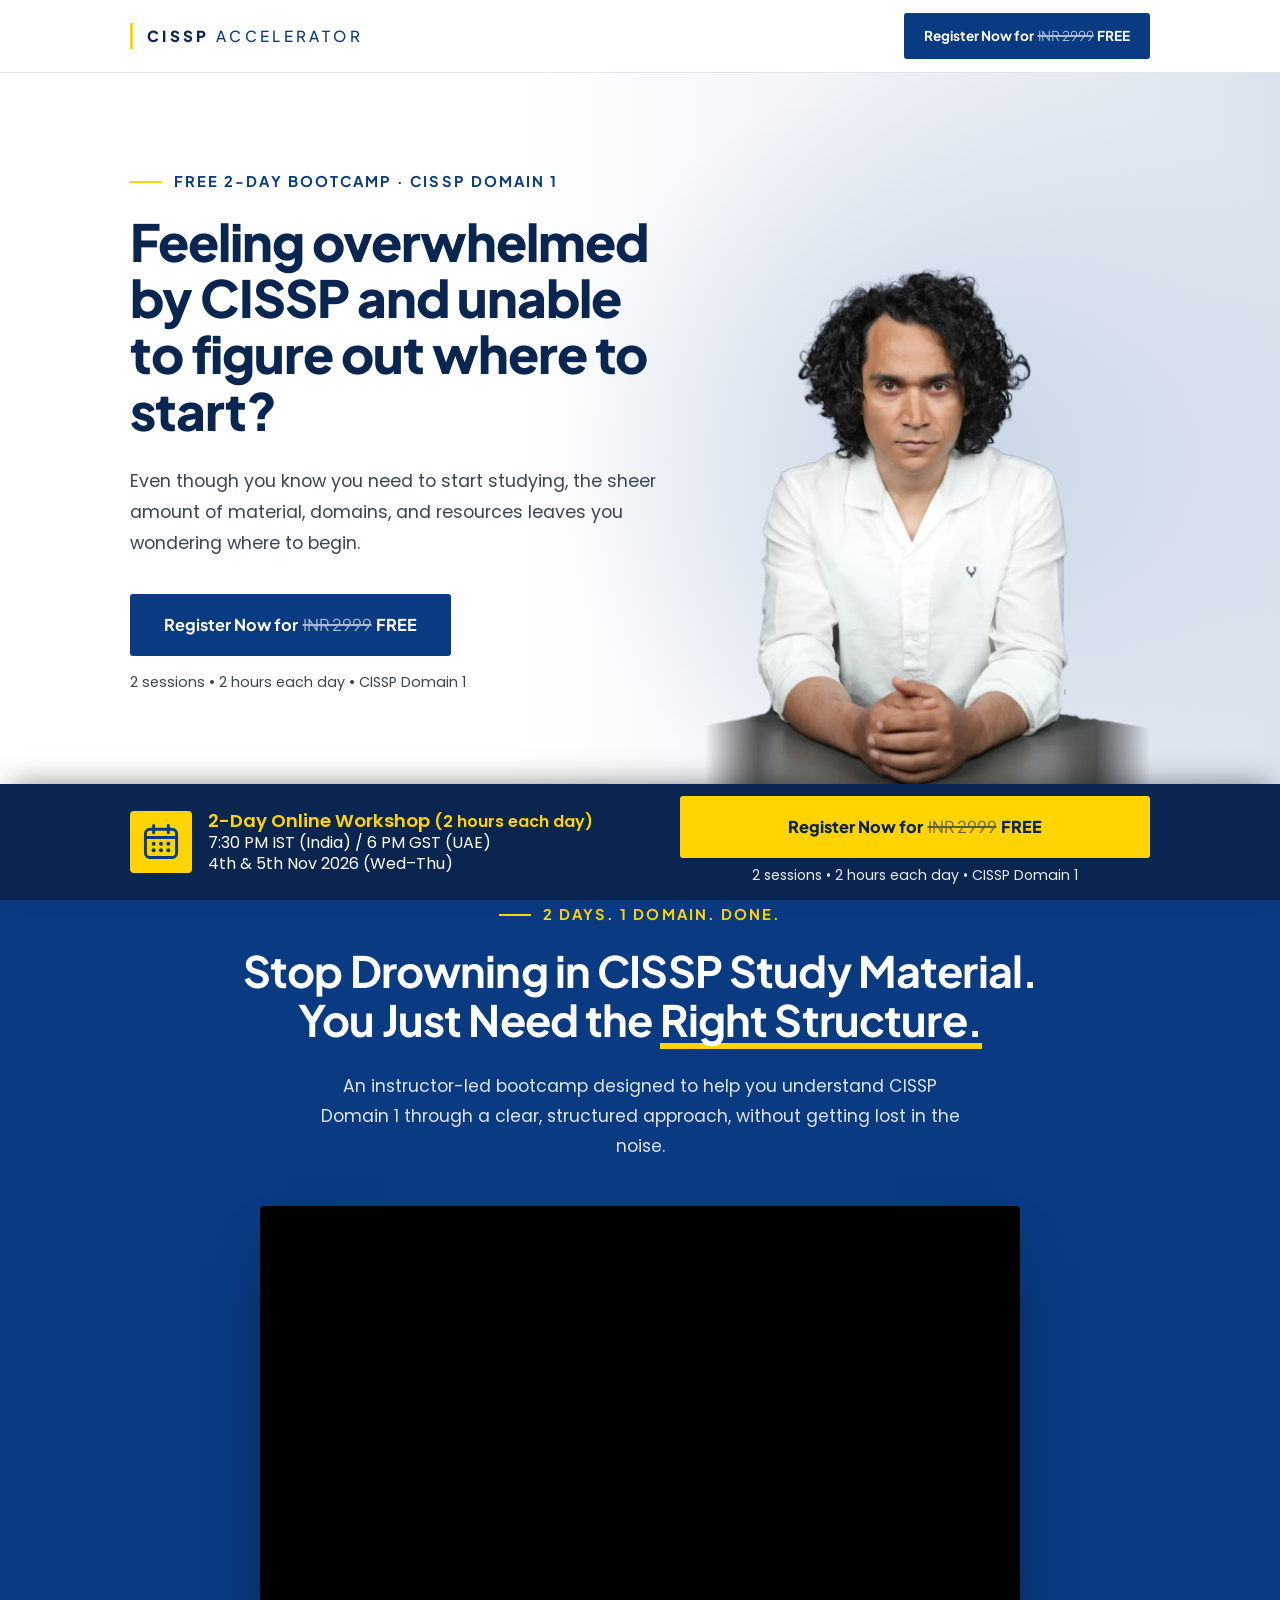
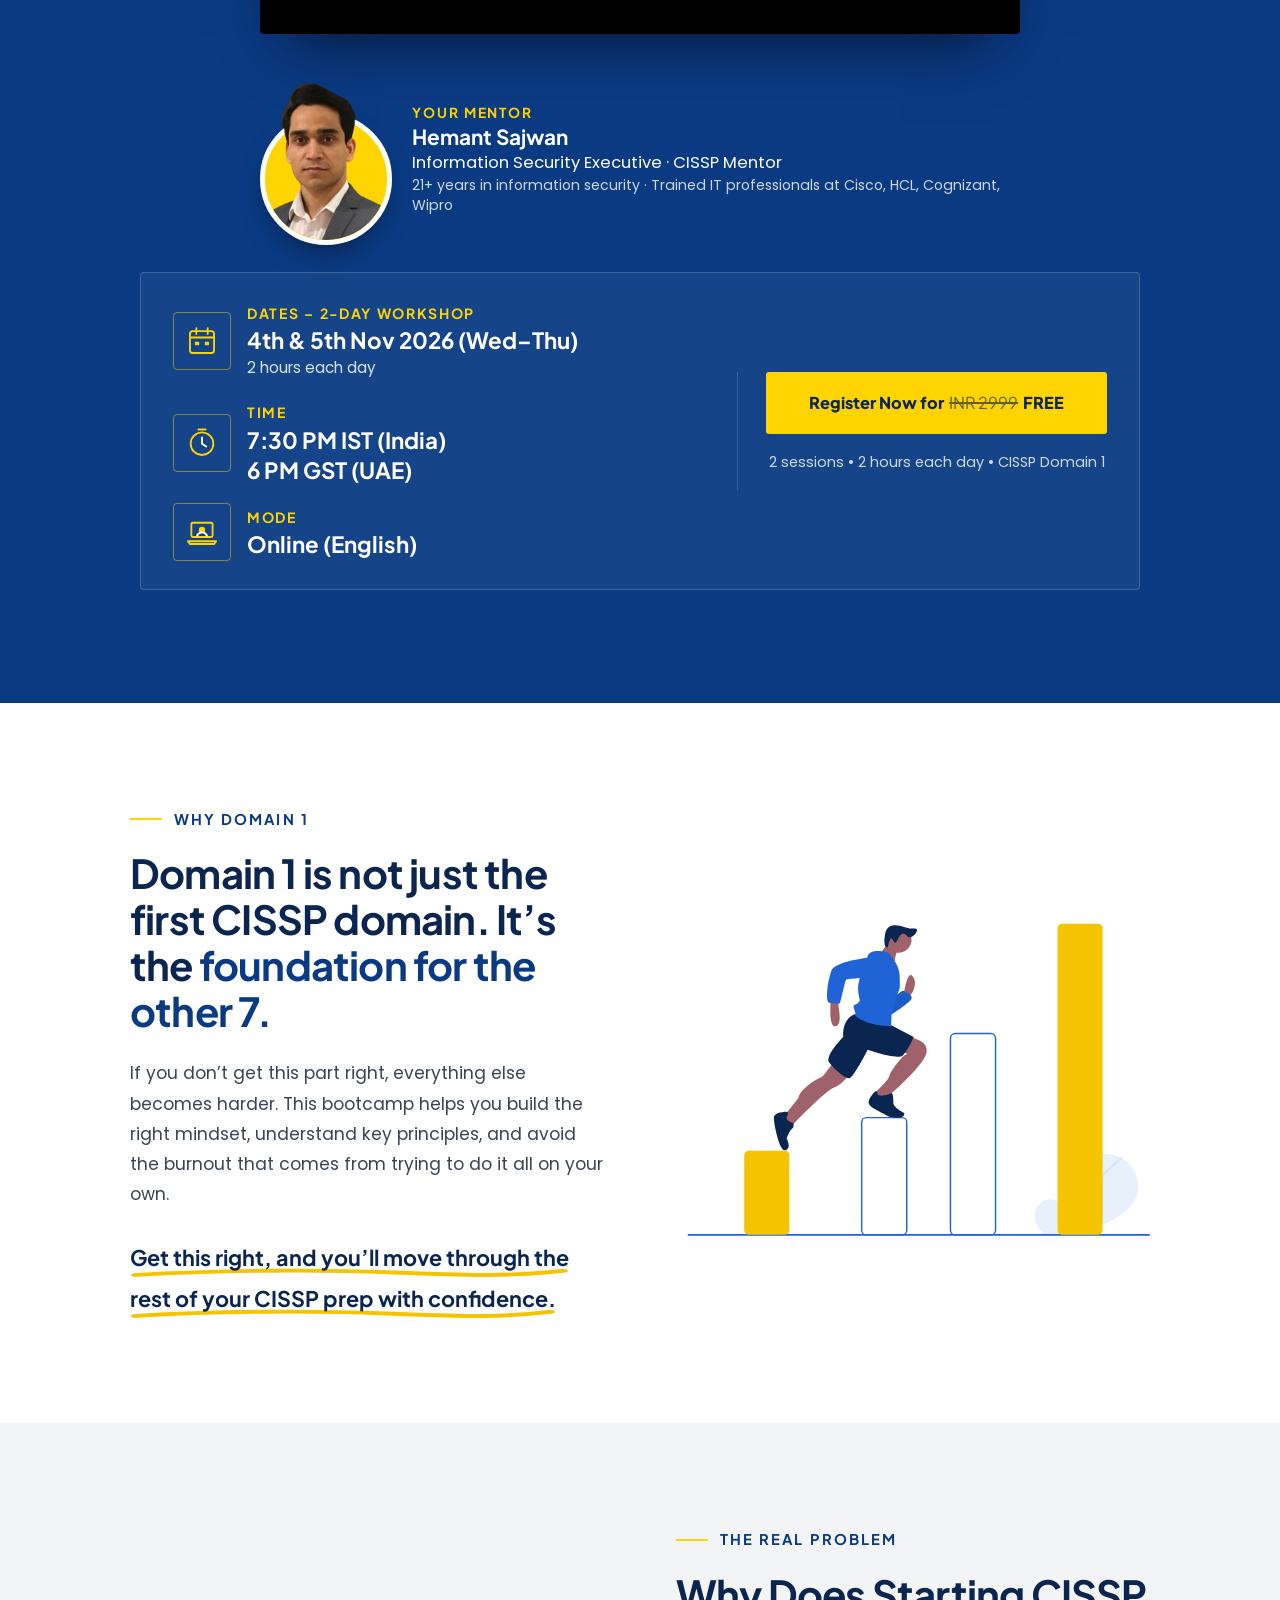
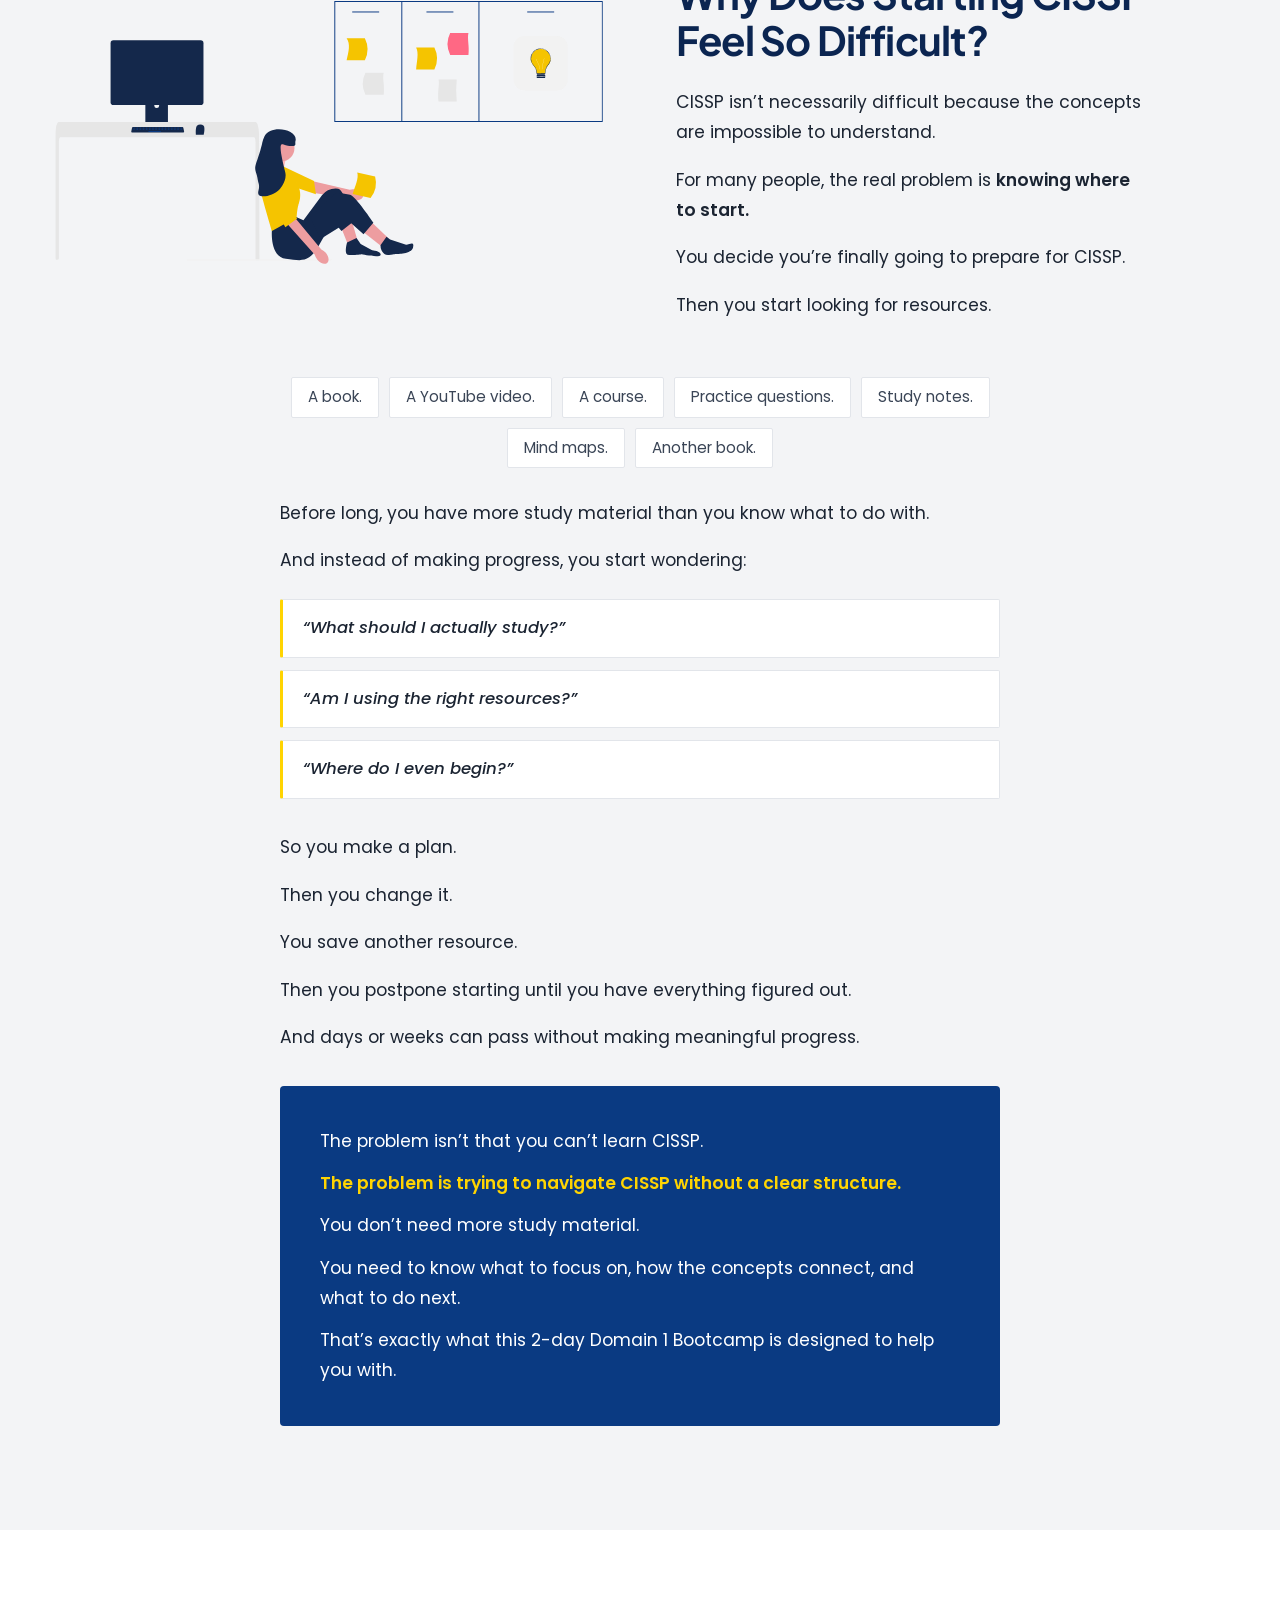
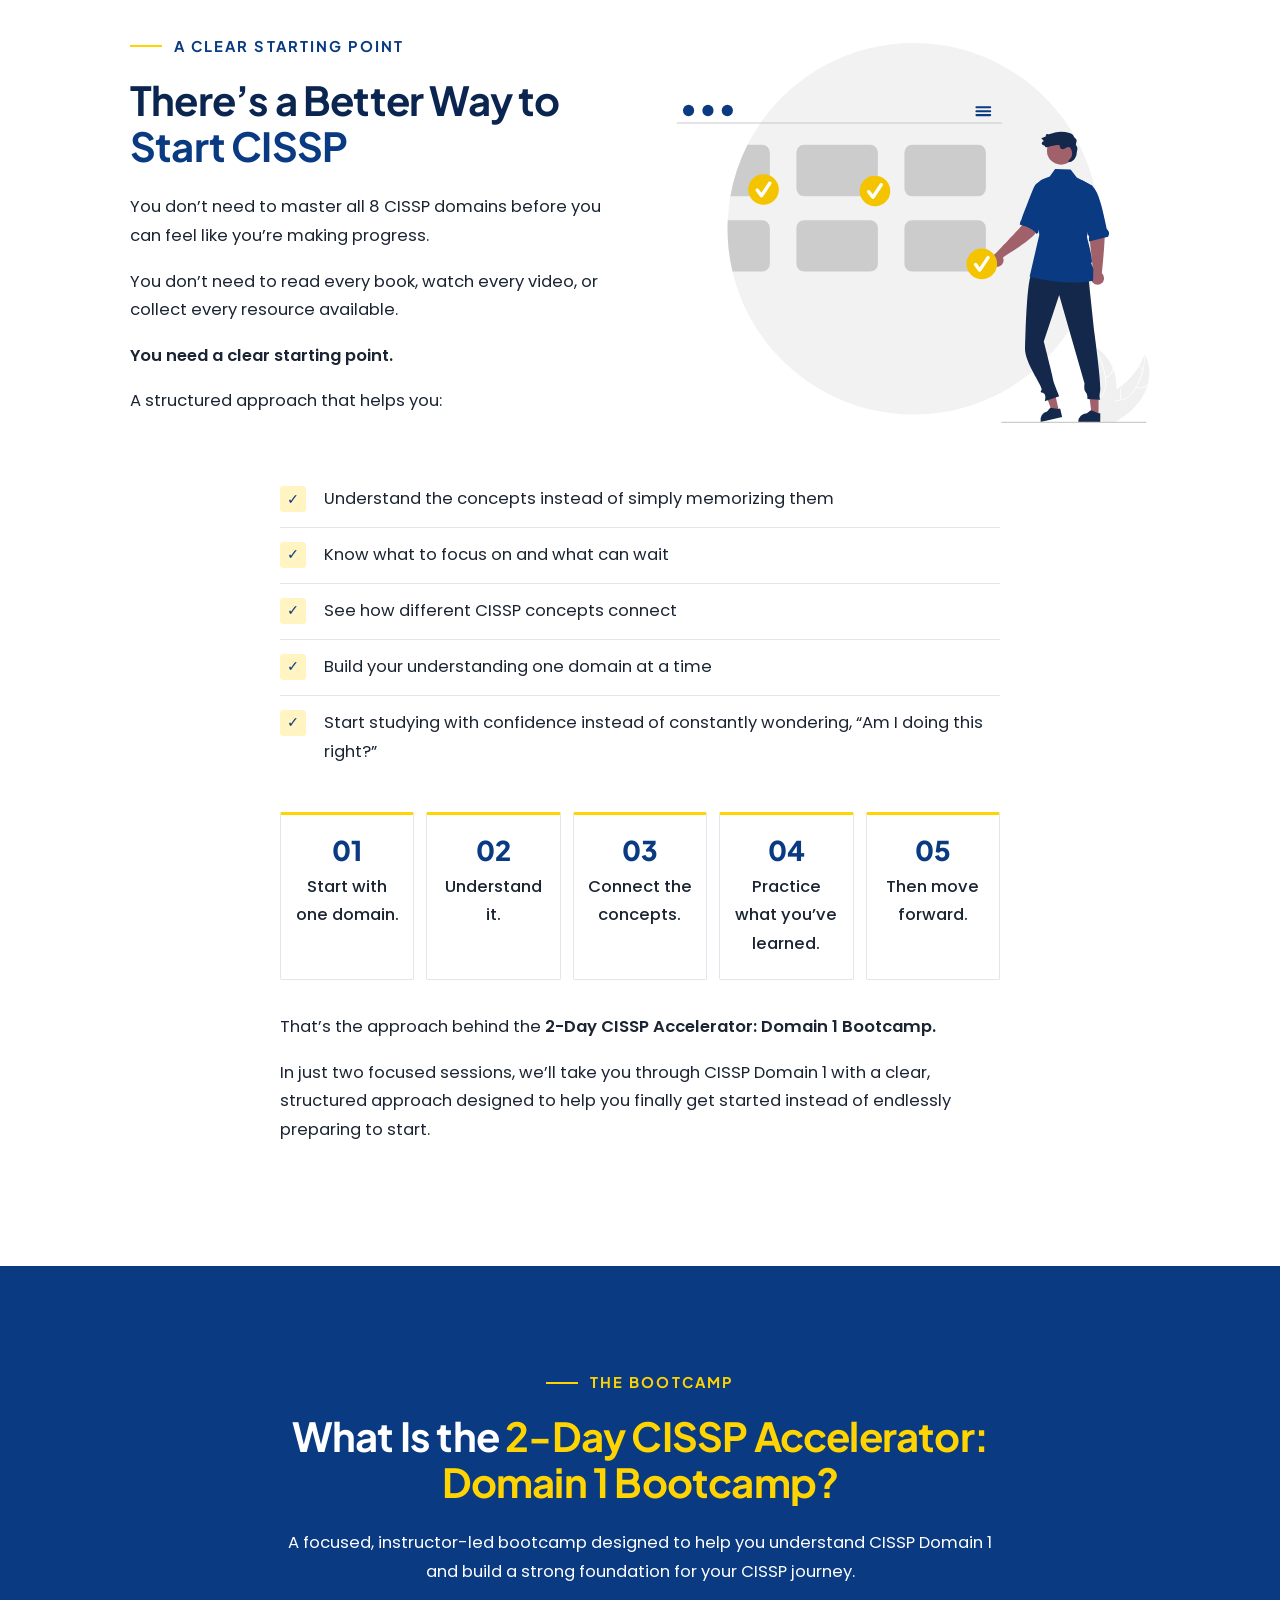
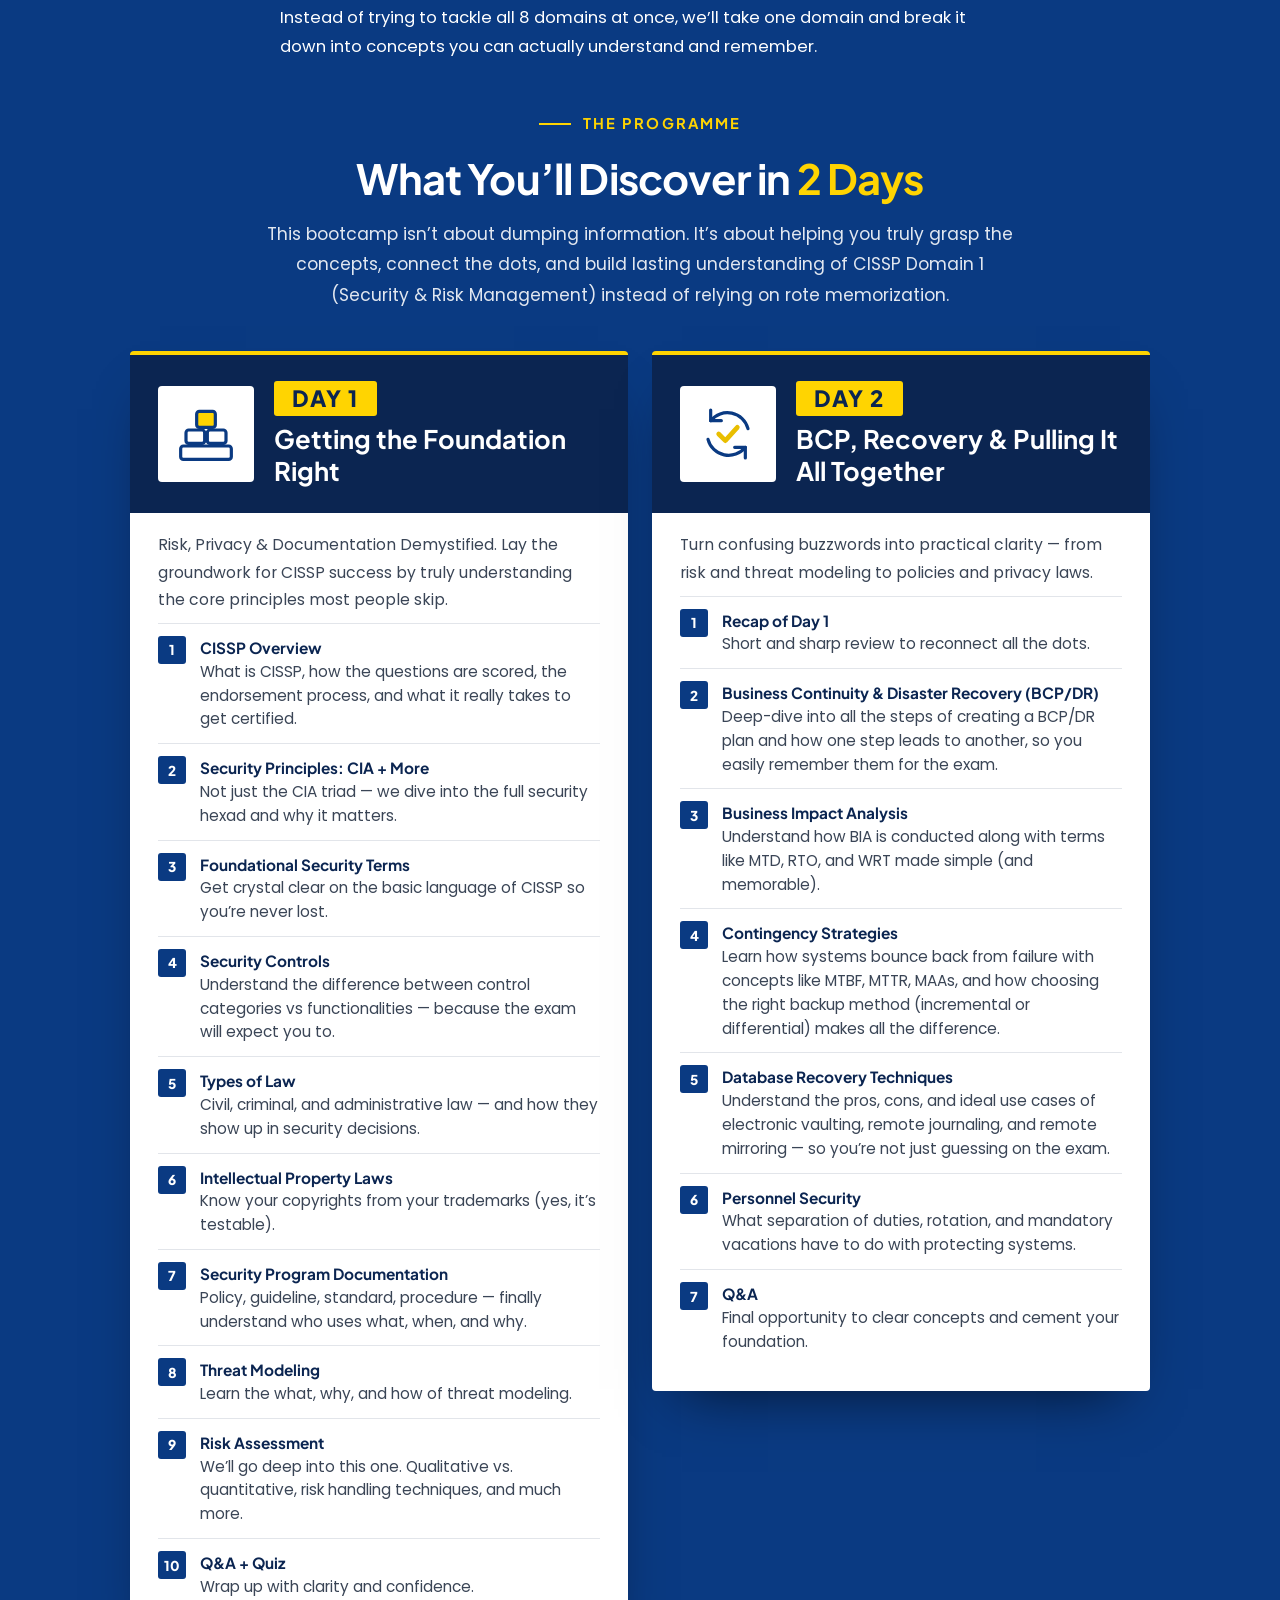
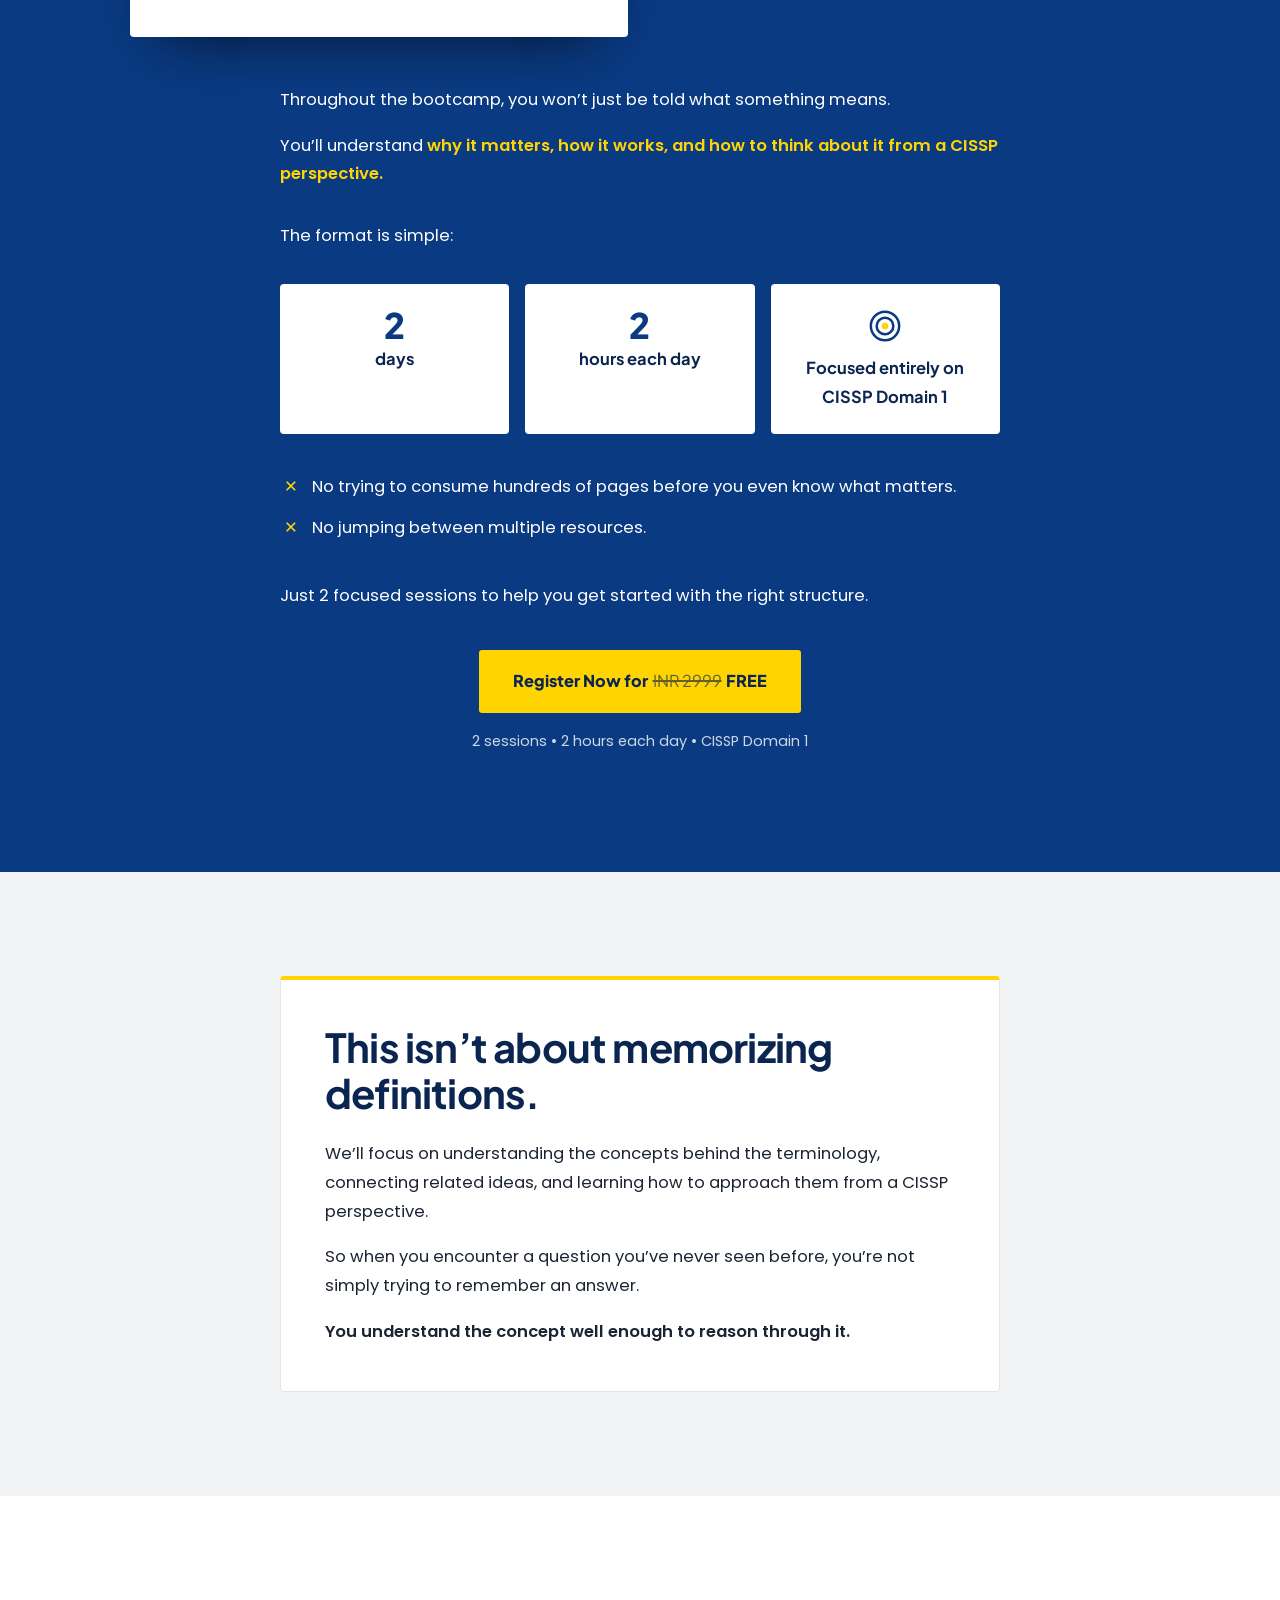
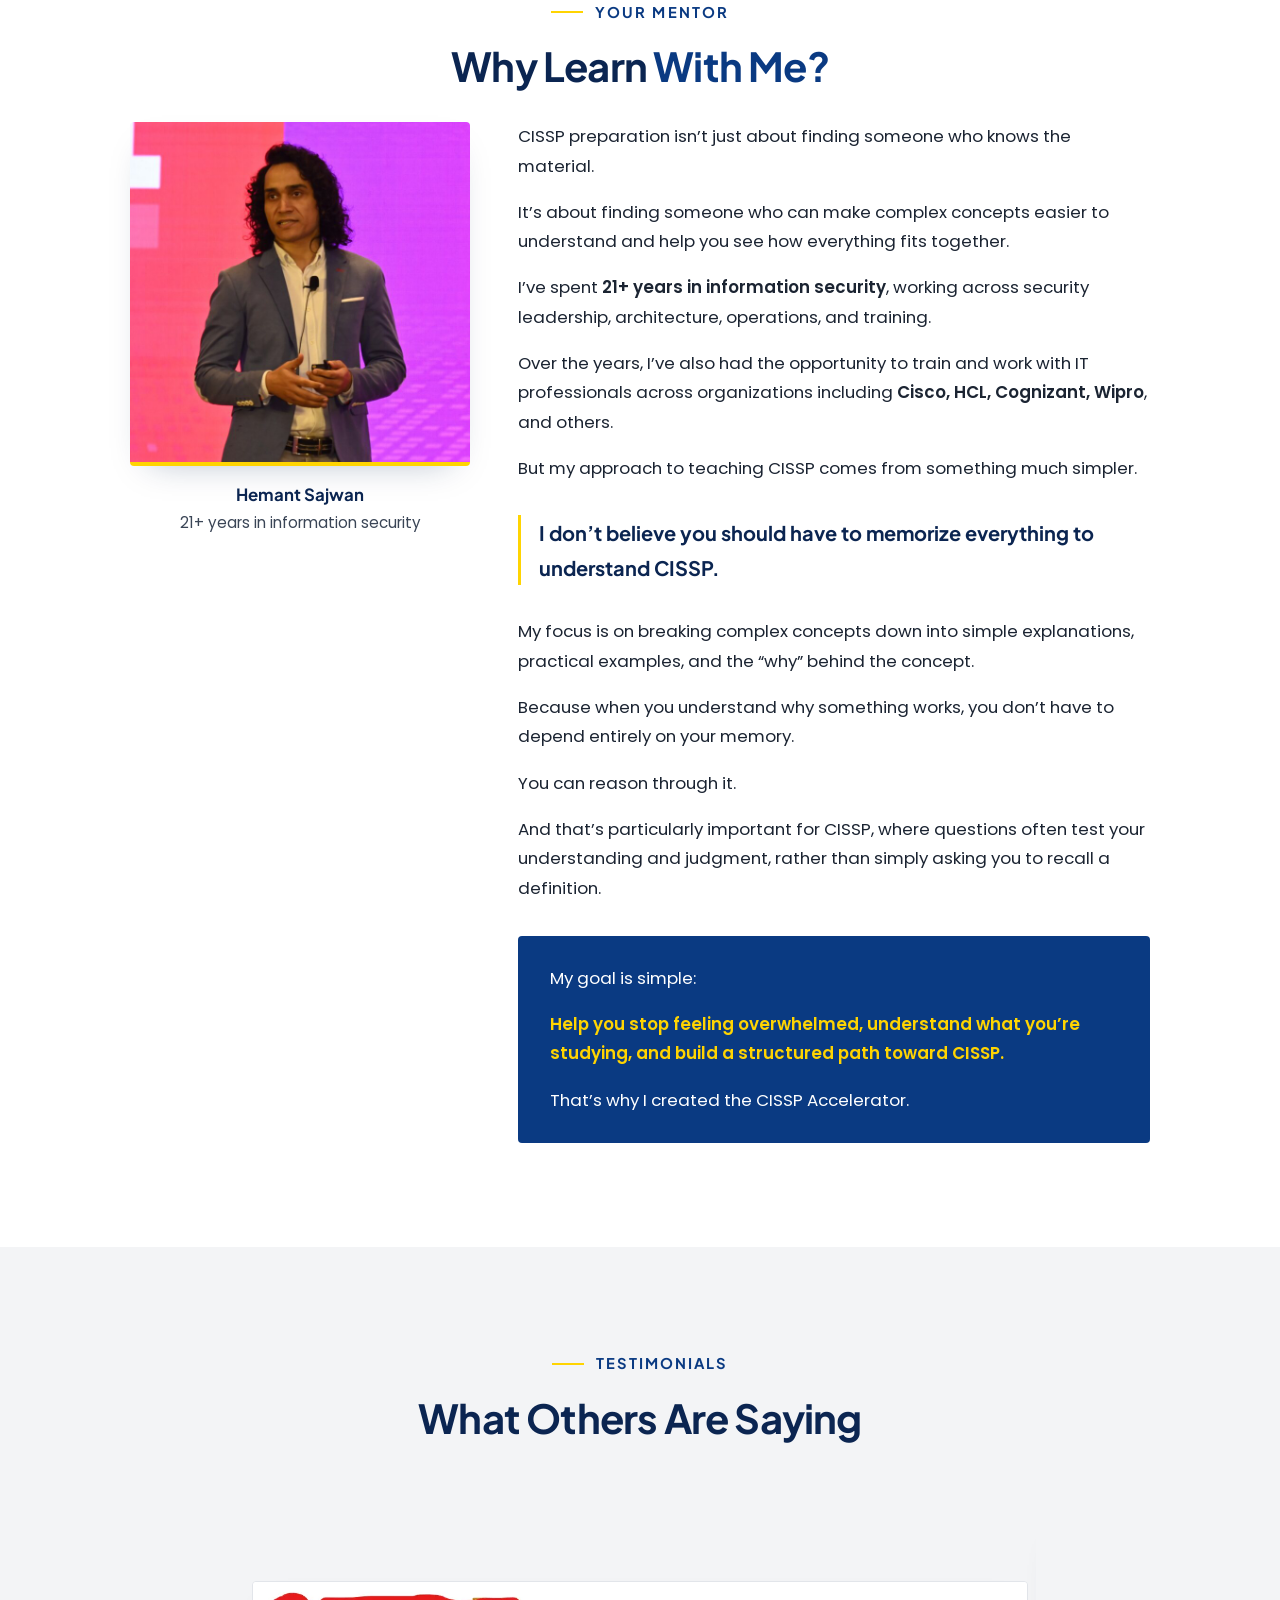
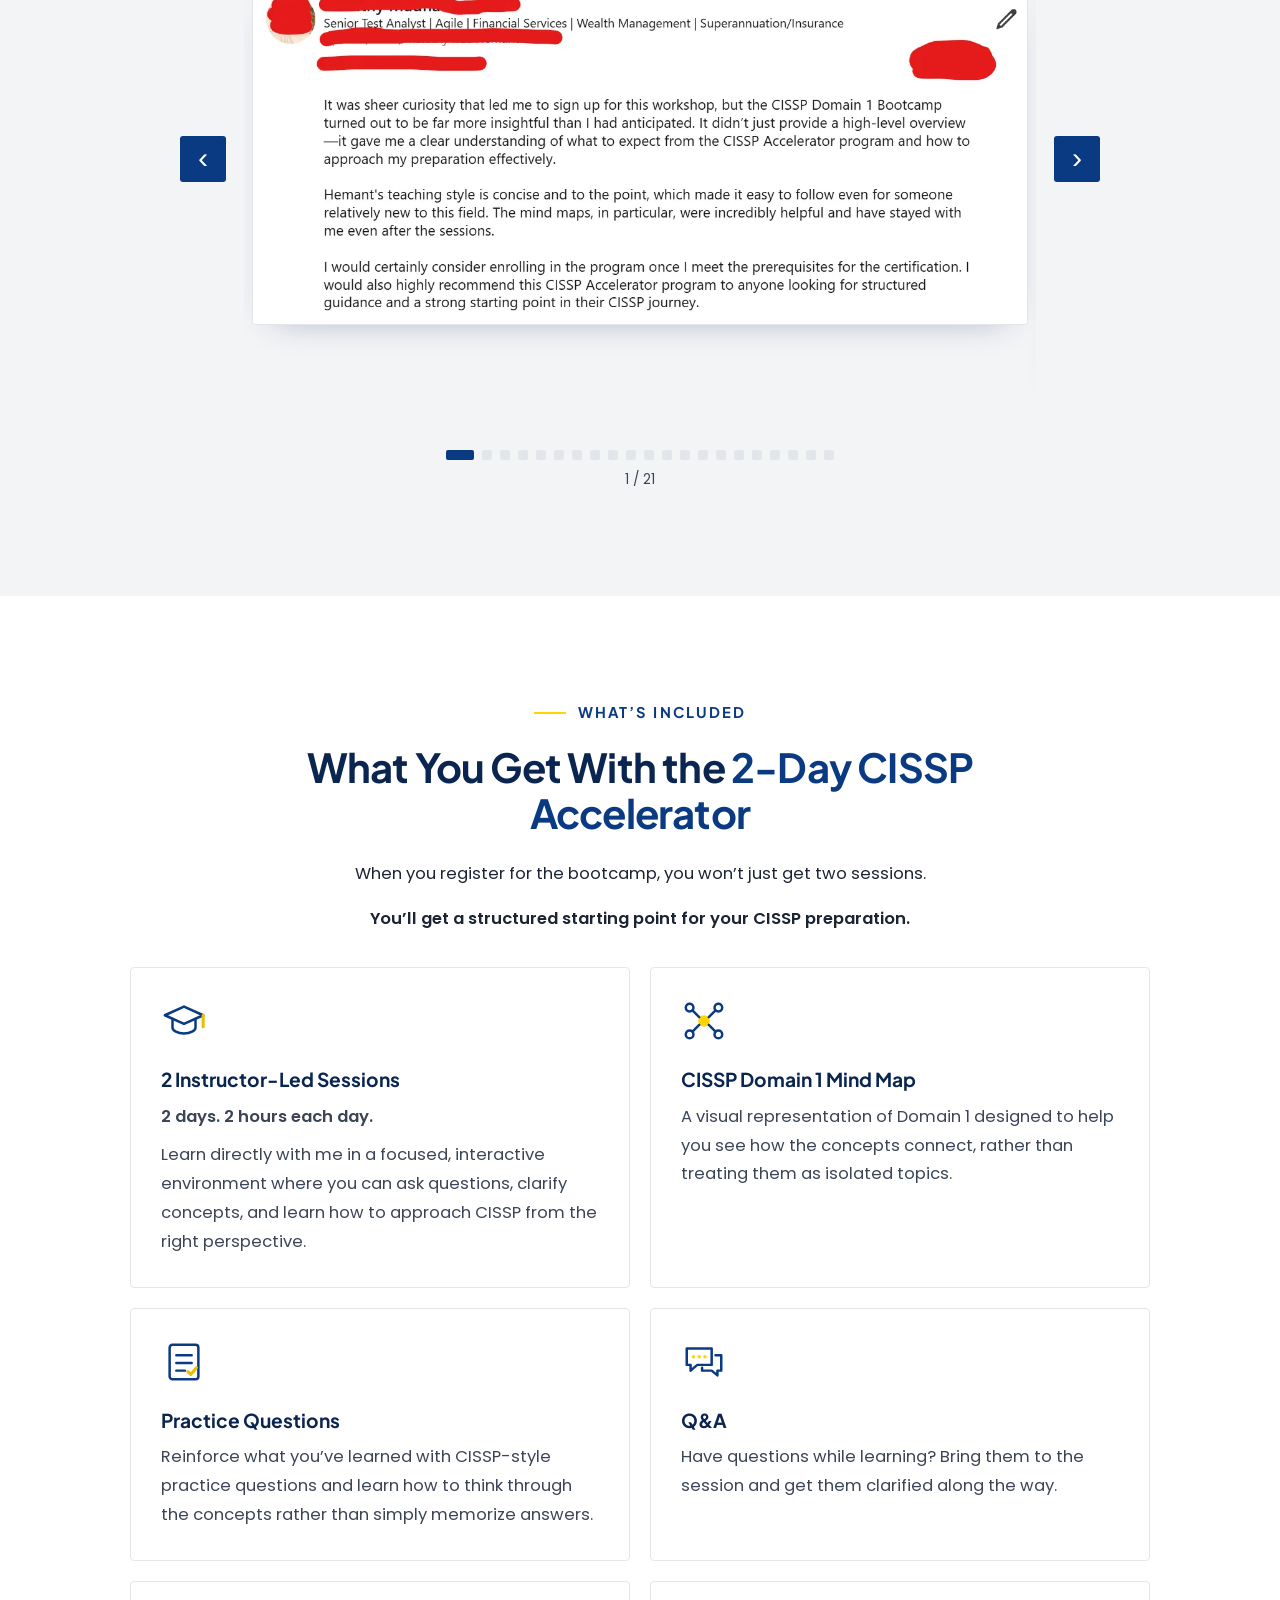
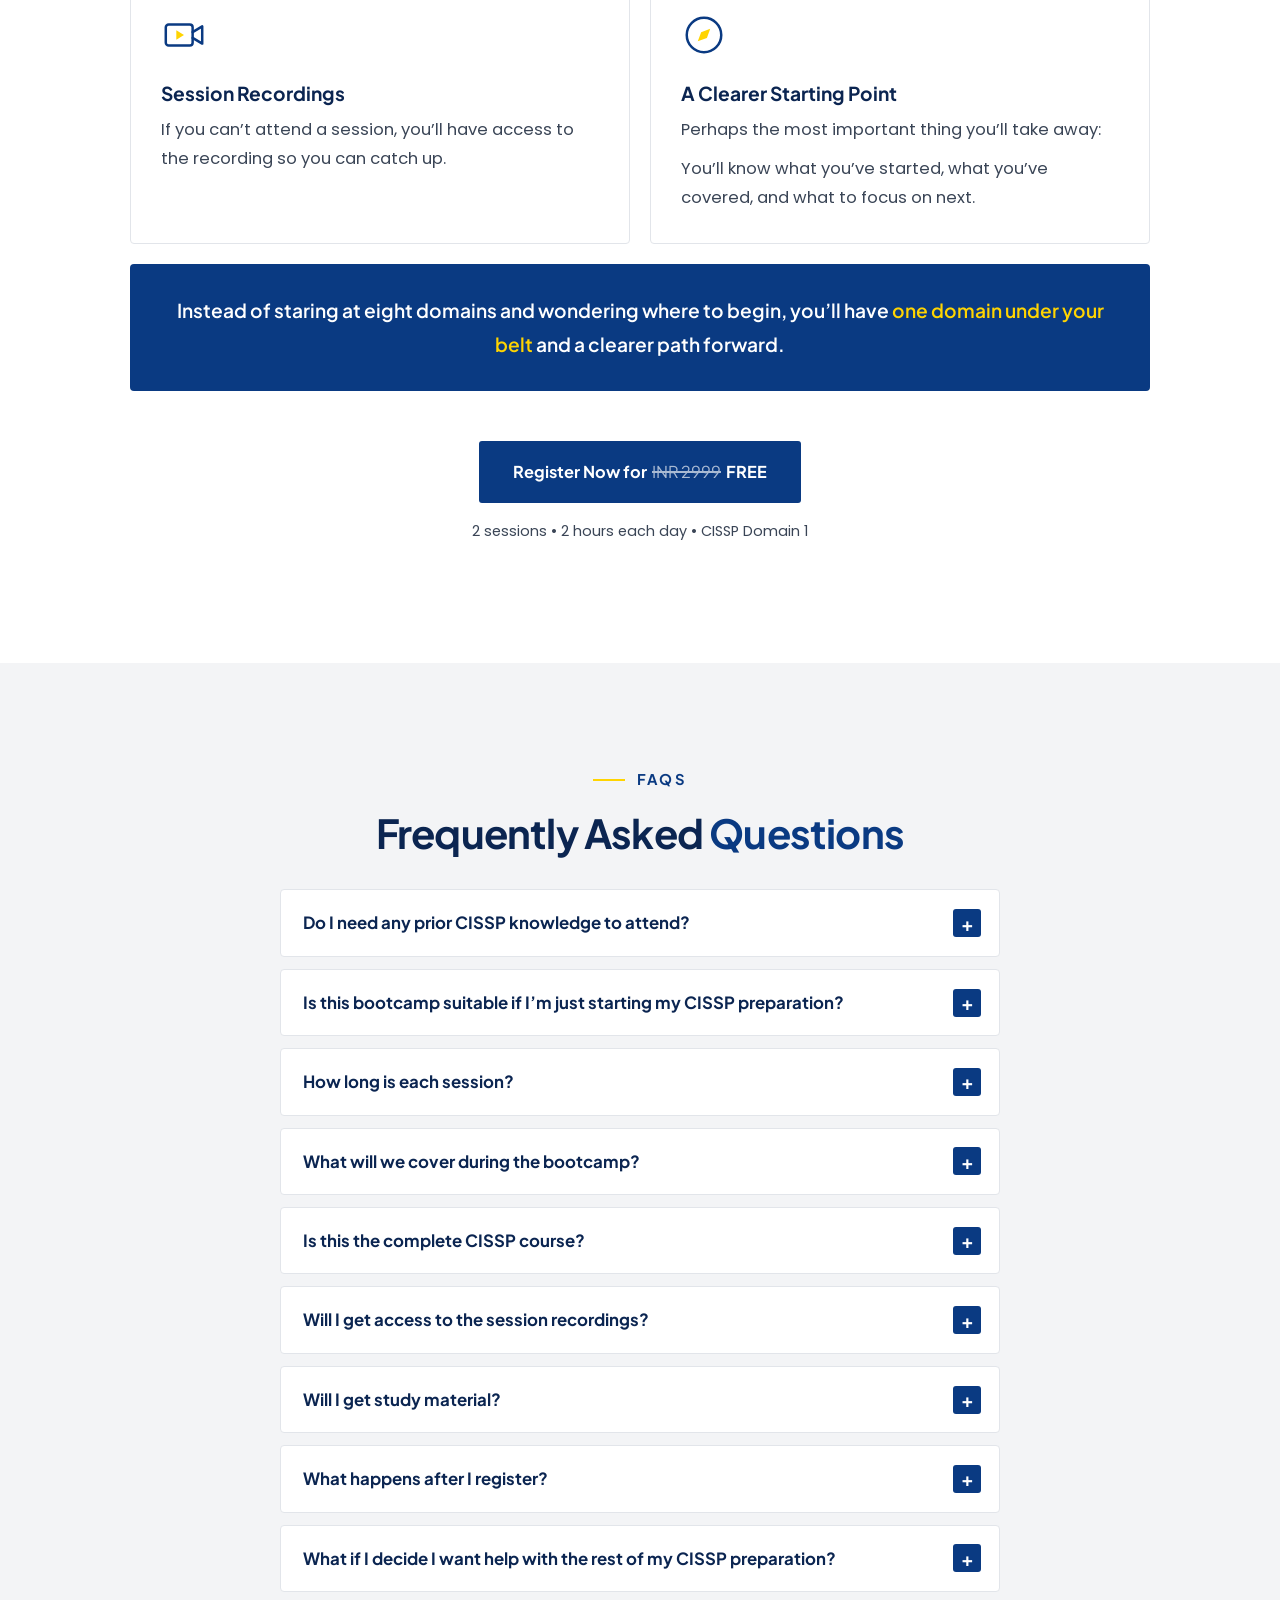
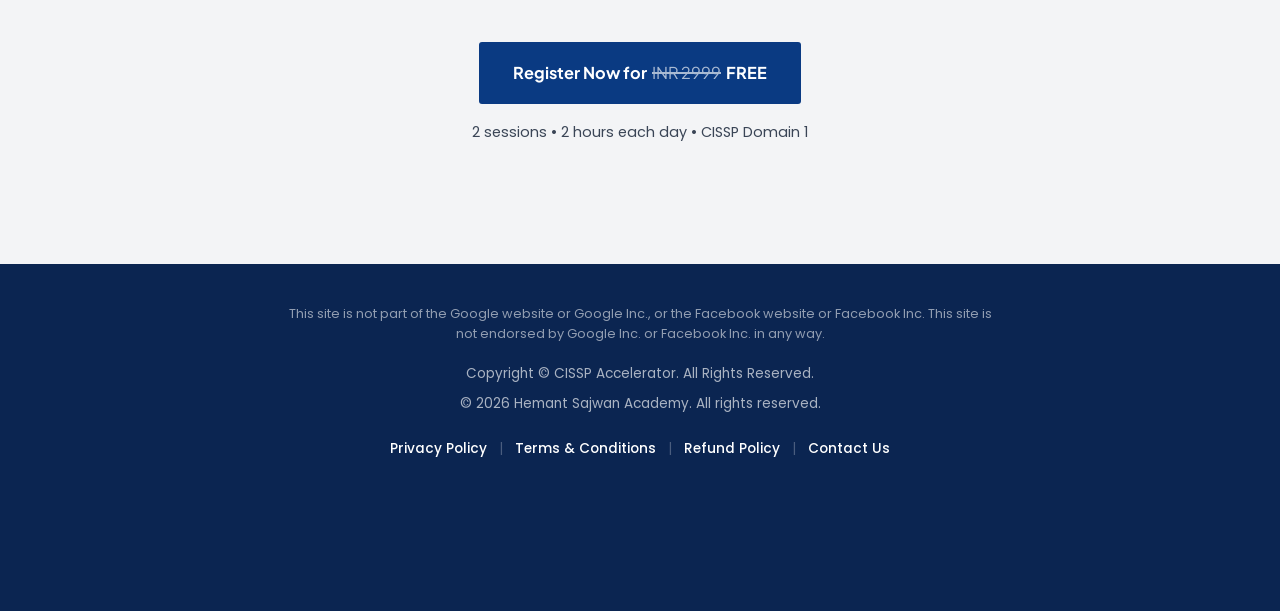
<file: bootcamp-free/index.html>
<!DOCTYPE html>
<html lang="en">
<head>
<meta charset="UTF-8" />
<meta name="viewport" content="width=device-width, initial-scale=1.0" />
<title>2-Day CISSP Accelerator: Domain 1 Bootcamp (Free) | Hemant Sajwan</title>
<meta name="description" content="2 days. 1 domain. Done. An instructor-led bootcamp to help you understand CISSP Domain 1 through a clear, structured approach." />
<link rel="preconnect" href="https://fonts.googleapis.com" />
<link rel="preconnect" href="https://fonts.gstatic.com" crossorigin />
<link href="https://fonts.googleapis.com/css2?family=Plus+Jakarta+Sans:wght@500;600;700;800&family=Poppins:wght@400;500;600;700;800&display=swap" rel="stylesheet" />
<link rel="stylesheet" href="../bootcamp.css" />
<link rel="stylesheet" href="../bootcamp-v2.css" /><!-- new look -->

<!--
  ================================================================
  EDIT EACH WEEK: bootcamp dates, time(s) and mode
  ----------------------------------------------------------------
  Change the text between the quotes and save. The box under the
  video and the bar fixed to the bottom of the screen both update.
  For more than one time, add another "..." inside the [ ] brackets,
  separated by a comma.
  batch: which tab of the Google Sheet the registrations go to:
  "morning" (Mon–Tue bootcamp) or "evening" (Wed–Thu bootcamp).
  ================================================================
-->
<script>
  window.BOOTCAMP = {
    dates: "4th & 5th Nov 2026 (Wed–Thu)",
    times: ["7:30 PM IST (India)", "6 PM GST (UAE)"],
    mode:  "Online (English)",
    batch: "evening"
  };
</script>

<!--
  ================================================================
  ONE-TIME SETTINGS: where registrations from the pop-up form go
  ----------------------------------------------------------------
  FORM_ENDPOINT: the web address that receives the form entries
  (e.g. a Google Sheet script or Formspree link). While it is empty
  the form runs in TEST MODE and nothing is saved.
  ================================================================
-->
<script>
  window.FORM_ENDPOINT = "https://script.google.com/macros/s/AKfycbwyXSlj3sdRX9tlnjn1vcxH-lNPv9L3GgrGsti_2AuO_f01eqbJaI7hnHNfP-lGlWT0Pw/exec";
  window.THANK_YOU_URL = "../thank-you/";   // where people go after registering
</script>
<!-- Google Tag Manager (same container as cisspaccelerator.com) -->
<script>(function(w,d,s,l,i){w[l]=w[l]||[];w[l].push({'gtm.start':
new Date().getTime(),event:'gtm.js'});var f=d.getElementsByTagName(s)[0],
j=d.createElement(s),dl=l!='dataLayer'?'&l='+l:'';j.async=true;j.src=
'https://www.googletagmanager.com/gtm.js?id='+i+dl;f.parentNode.insertBefore(j,f);
})(window,document,'script','dataLayer','GTM-PLBDLMDQ');</script>
<!-- End Google Tag Manager -->

<!-- Meta (Facebook) Pixel: page view (same as the live cisspaccelerator.com pages) -->
<script>
  !function(f,b,e,v,n,t,s)
  {if(f.fbq)return;n=f.fbq=function(){n.callMethod?
  n.callMethod.apply(n,arguments):n.queue.push(arguments)};
  if(!f._fbq)f._fbq=n;n.push=n;n.loaded=!0;n.version='2.0';
  n.queue=[];t=b.createElement(e);t.async=!0;
  t.src=v;s=b.getElementsByTagName(e)[0];
  s.parentNode.insertBefore(t,s)}(window, document,'script',
  'https://connect.facebook.net/en_US/fbevents.js');
  fbq('init', '705271661052180');
  fbq('track', 'PageView');
</script>
<noscript><img height="1" width="1" style="display:none" alt="" src="https://www.facebook.com/tr?id=705271661052180&amp;ev=PageView&amp;noscript=1" /></noscript>
<!-- End Meta Pixel -->
</head>
<body class="v2">
<!-- Google Tag Manager (noscript) -->
<noscript><iframe src="https://www.googletagmanager.com/ns.html?id=GTM-PLBDLMDQ" height="0" width="0" style="display:none;visibility:hidden"></iframe></noscript>
<!-- End Google Tag Manager (noscript) -->

<!-- ===== TOP BAR ===== -->
<nav class="topbar">
  <div class="container">
    <a class="brand" href="#">CISSP <span>Accelerator</span></a>
    <a class="cta" data-register href="#">Register Now for <span class="price"><s>INR 2999</s> FREE</span></a>
  </div>
</nav>

<!-- ===== HERO ===== -->
<header class="hero">
  <div class="container hero-grid">
    <div class="hero-copy">
      <p class="eyebrow">Free 2-day bootcamp · CISSP Domain 1</p>
      <h1 class="hero-headline">Feeling overwhelmed by CISSP and unable to figure out where to start?</h1>
      <p class="hero-sub">Even though you know you need to start studying, the sheer amount of material, domains, and resources leaves you wondering where to begin.</p>
      <a class="cta" data-register href="#">Register Now for <span class="price"><s>INR 2999</s> FREE</span></a>
      <p class="cta-meta">2 sessions • 2 hours each day • <span class="nowrap">CISSP Domain 1</span></p>
    </div>
    <figure class="hero-photo"><img src="../images/hemant-hero.webp" alt="Hemant Sajwan, CISSP mentor" width="895" height="1100" fetchpriority="high" /></figure>
  </div>
</header>

<!-- ===== NAVY BAND: second headline, video, mentor, bootcamp details ===== -->
<section class="band">
  <div class="container">
    <p class="eyebrow">2 days. 1 domain. Done.</p>
    <p class="band-title">Stop Drowning in CISSP Study Material.<br />You Just Need the <span class="gold-line">Right Structure.</span></p>
    <p class="hero-desc">An instructor-led bootcamp designed to help you understand CISSP Domain 1 through a clear, structured approach, without getting lost in the noise.</p>

    <!-- VIDEO: to use a different Vimeo video, replace the number 1146180123 below with the new video's number -->
    <div class="video">
      <iframe src="https://player.vimeo.com/video/1146180123?title=0&amp;byline=0&amp;portrait=0" title="CISSP Accelerator: Domain 1 Bootcamp video" allow="fullscreen; picture-in-picture" allowfullscreen></iframe>
    </div>

    <!-- Mentor strip: headshot + name, just above the bootcamp details -->
    <div class="mentor-strip">
      <!-- pop-out headshot: gold circle with white ring; head rises above the circle -->
      <div class="headshot">
        <div class="headshot-clip">
          <img src="../images/hemant-headshot.webp" alt="Hemant Sajwan, CISSP mentor" width="443" height="450" />
        </div>
      </div>
      <div class="mentor-strip-text">
        <span class="mentor-strip-label">Your mentor</span>
        <strong>Hemant Sajwan</strong>
        <span>Information Security Executive · CISSP Mentor</span>
        <span class="mentor-strip-meta">21+ years in information security · Trained IT professionals at Cisco, HCL, Cognizant, Wipro</span>
      </div>
    </div>

    <!-- Bootcamp details (filled in from the EDIT EACH WEEK block at the top) -->
    <div class="event-panel">
      <div class="event-details">
        <div class="event-item">
          <svg class="event-icon" viewBox="0 0 48 48" aria-hidden="true"><rect x="7" y="10" width="34" height="31" rx="4"/><path d="M7 19h34M16 6v8M32 6v8"/><rect class="dot" x="14" y="25" width="6" height="5" rx="1"/><rect class="dot" x="28" y="25" width="6" height="5" rx="1"/></svg>
          <div>
            <span class="event-k">Dates – 2-Day Workshop</span>
            <span class="event-v" data-bootcamp="dates">4th &amp; 5th Nov 2026 (Wed–Thu)</span>
            <span class="event-note">2 hours each day</span>
          </div>
        </div>
        <div class="event-item">
          <svg class="event-icon" viewBox="0 0 48 48" aria-hidden="true"><circle cx="24" cy="25" r="16"/><path class="hand" d="M24 16v9l6 4"/><path d="M19 5h10"/></svg>
          <div>
            <span class="event-k">Time</span>
            <span class="event-v" data-bootcamp="times">7:30 PM IST (India)<br />6 PM GST (UAE)</span>
          </div>
        </div>
        <div class="event-item">
          <svg class="event-icon" viewBox="0 0 48 48" aria-hidden="true"><rect x="9" y="11" width="30" height="20" rx="2"/><path d="M4 37h40l-3 4H7z"/><circle class="dot" cx="24" cy="21" r="4.5"/><path class="hand" d="M17 29c1.5-3 4-4.5 7-4.5s5.5 1.5 7 4.5"/></svg>
          <div>
            <span class="event-k">Mode</span>
            <span class="event-v" data-bootcamp="mode">Online (English)</span>
          </div>
        </div>
      </div>
      <div class="event-action">
        <a class="cta" data-register href="#">Register Now for <span class="price"><s>INR 2999</s> FREE</span></a>
        <p class="cta-meta">2 sessions • 2 hours each day • <span class="nowrap">CISSP Domain 1</span></p>
      </div>
    </div>
  </div>
</section>

<!-- ===== DOMAIN 1 IS THE FOUNDATION ===== -->
<section class="section on-white foundation">
  <div class="container split">
    <div>
      <p class="eyebrow">Why Domain 1</p>
      <h2>Domain 1 is not just the first CISSP domain. It’s the <span class="blue-text">foundation for the other 7.</span></h2>
      <p class="lead">If you don’t get this part right, everything else becomes harder. This bootcamp helps you build the right mindset, understand key principles, and avoid the burnout that comes from trying to do it all on your own.</p>
      <p class="hand-line"><span class="hand-underline">Get this right, and you’ll move through the rest of your CISSP prep with confidence.</span></p>
    </div>
    <figure class="art"><img src="../images/illustrations/stepping-up.svg" alt="" width="820" height="600" loading="lazy" /></figure>
  </div>
</section>

<!-- ===== WHY DOES STARTING CISSP FEEL SO DIFFICULT? ===== -->
<section class="section on-light">
  <div class="container split reverse">
    <div class="story">
      <p class="eyebrow">The real problem</p>
      <h2>Why Does Starting CISSP Feel So Difficult?</h2>
      <p>CISSP isn’t necessarily difficult because the concepts are impossible to understand.</p>
      <p>For many people, the real problem is <strong>knowing where to start.</strong></p>
      <p>You decide you’re finally going to prepare for CISSP.</p>
      <p>Then you start looking for resources.</p>
    </div>
    <figure class="art art-zoom"><img src="../images/illustrations/sorting-thoughts.svg" alt="" width="800" height="383" loading="lazy" /></figure>
  </div>
  <div class="container narrow story">
    <ul class="chips">
      <li>A book.</li>
      <li>A YouTube video.</li>
      <li>A course.</li>
      <li>Practice questions.</li>
      <li>Study notes.</li>
      <li>Mind maps.</li>
      <li>Another book.</li>
    </ul>

    <p>Before long, you have more study material than you know what to do with.</p>
    <p>And instead of making progress, you start wondering:</p>

    <div class="thoughts">
      <div class="thought">“What should I actually study?”</div>
      <div class="thought">“Am I using the right resources?”</div>
      <div class="thought">“Where do I even begin?”</div>
    </div>

    <p>So you make a plan.</p>
    <p>Then you change it.</p>
    <p>You save another resource.</p>
    <p>Then you postpone starting until you have everything figured out.</p>
    <p>And days or weeks can pass without making meaningful progress.</p>

    <div class="punch">
      <p>The problem isn’t that you can’t learn CISSP.</p>
      <p><strong>The problem is trying to navigate CISSP without a clear structure.</strong></p>
      <p>You don’t need more study material.</p>
      <p>You need to know what to focus on, how the concepts connect, and what to do next.</p>
      <p>That’s exactly what this 2-day Domain 1 Bootcamp is designed to help you with.</p>
    </div>
  </div>
</section>

<!-- ===== THERE'S A BETTER WAY ===== -->
<section class="section on-white">
  <div class="container split">
    <div>
      <p class="eyebrow">A clear starting point</p>
      <h2>There’s a Better Way to <span class="blue-text">Start CISSP</span></h2>
      <p>You don’t need to master all 8 CISSP domains before you can feel like you’re making progress.</p>
      <p>You don’t need to read every book, watch every video, or collect every resource available.</p>
      <p><strong>You need a clear starting point.</strong></p>
      <p>A structured approach that helps you:</p>
    </div>
    <figure class="art"><img src="../images/illustrations/checking-boxes.svg" alt="" width="921" height="740" loading="lazy" /></figure>
  </div>
  <div class="container narrow">
    <ul class="checks">
      <li>Understand the concepts instead of simply memorizing them</li>
      <li>Know what to focus on and what can wait</li>
      <li>See how different CISSP concepts connect</li>
      <li>Build your understanding one domain at a time</li>
      <li>Start studying with confidence instead of constantly wondering, “Am I doing this right?”</li>
    </ul>

    <ol class="steps">
      <li>Start with one domain.</li>
      <li>Understand it.</li>
      <li>Connect the concepts.</li>
      <li>Practice what you’ve learned.</li>
      <li>Then move forward.</li>
    </ol>

    <p>That’s the approach behind the <strong>2-Day CISSP Accelerator: Domain 1 Bootcamp.</strong></p>
    <p>In just two focused sessions, we’ll take you through CISSP Domain 1 with a clear, structured approach designed to help you finally get started instead of endlessly preparing to start.</p>
  </div>
</section>

<!-- ===== WHAT IS THE BOOTCAMP? ===== -->
<section class="section on-blue">
  <div class="container narrow">
    <p class="eyebrow center-eyebrow">The bootcamp</p>
    <h2 class="center">What Is the <span class="gold-text">2-Day CISSP Accelerator: Domain 1 Bootcamp?</span></h2>

    <p class="center">A focused, instructor-led bootcamp designed to help you understand CISSP Domain 1 and build a strong foundation for your CISSP journey.</p>
    <p>Instead of trying to tackle all 8 domains at once, we’ll take one domain and break it down into concepts you can actually understand and remember.</p>
  </div>

  <!-- What you'll discover: Day 1 and Day 2 programme -->
  <div class="container discover">
    <p class="eyebrow center-eyebrow">The programme</p>
    <h2 class="center discover-title">What You’ll Discover in <span class="gold-text">2 Days</span></h2>
    <p class="center discover-sub">This bootcamp isn’t about dumping information. It’s about helping you truly grasp the concepts, connect the dots, and build lasting understanding of CISSP Domain 1 (Security &amp; Risk Management) instead of relying on rote memorization.</p>

    <div class="day-cards">
      <article class="day-card">
        <header>
          <svg class="day-icon" viewBox="0 0 48 48" aria-hidden="true"><rect x="5" y="33" width="38" height="10" rx="2"/><rect x="9" y="21" width="14" height="10" rx="2"/><rect x="25" y="21" width="14" height="10" rx="2"/><rect class="accent" x="17" y="7" width="14" height="12" rx="2"/></svg>
          <div>
            <span class="day-badge">Day 1</span>
            <h3>Getting the Foundation Right</h3>
          </div>
        </header>
        <p class="day-intro">Risk, Privacy &amp; Documentation Demystified. Lay the groundwork for CISSP success by truly understanding the core principles most people skip.</p>
        <ol class="day-topics">
            <li><strong>CISSP Overview</strong><span>What is CISSP, how the questions are scored, the endorsement process, and what it really takes to get certified.</span></li>
            <li><strong>Security Principles: CIA + More</strong><span>Not just the CIA triad — we dive into the full security hexad and why it matters.</span></li>
            <li><strong>Foundational Security Terms</strong><span>Get crystal clear on the basic language of CISSP so you’re never lost.</span></li>
            <li><strong>Security Controls</strong><span>Understand the difference between control categories vs functionalities — because the exam will expect you to.</span></li>
            <li><strong>Types of Law</strong><span>Civil, criminal, and administrative law — and how they show up in security decisions.</span></li>
            <li><strong>Intellectual Property Laws</strong><span>Know your copyrights from your trademarks (yes, it’s testable).</span></li>
            <li><strong>Security Program Documentation</strong><span>Policy, guideline, standard, procedure — finally understand who uses what, when, and why.</span></li>
            <li><strong>Threat Modeling</strong><span>Learn the what, why, and how of threat modeling.</span></li>
            <li><strong>Risk Assessment</strong><span>We’ll go deep into this one. Qualitative vs. quantitative, risk handling techniques, and much more.</span></li>
            <li><strong>Q&amp;A + Quiz</strong><span>Wrap up with clarity and confidence.</span></li>
        </ol>
      </article>

      <article class="day-card">
        <header>
          <svg class="day-icon" viewBox="0 0 48 48" aria-hidden="true"><path d="M39 20a16 16 0 0 0-28-6"/><path d="M11 6v8h8"/><path d="M9 28a16 16 0 0 0 28 6"/><path d="M37 42v-8h-8"/><path class="accent-stroke" d="M17 24l5 5 9-10"/></svg>
          <div>
            <span class="day-badge">Day 2</span>
            <h3>BCP, Recovery &amp; Pulling It All Together</h3>
          </div>
        </header>
        <p class="day-intro">Turn confusing buzzwords into practical clarity — from risk and threat modeling to policies and privacy laws.</p>
        <ol class="day-topics">
            <li><strong>Recap of Day 1</strong><span>Short and sharp review to reconnect all the dots.</span></li>
            <li><strong>Business Continuity &amp; Disaster Recovery (BCP/DR)</strong><span>Deep-dive into all the steps of creating a BCP/DR plan and how one step leads to another, so you easily remember them for the exam.</span></li>
            <li><strong>Business Impact Analysis</strong><span>Understand how BIA is conducted along with terms like MTD, RTO, and WRT made simple (and memorable).</span></li>
            <li><strong>Contingency Strategies</strong><span>Learn how systems bounce back from failure with concepts like MTBF, MTTR, MAAs, and how choosing the right backup method (incremental or differential) makes all the difference.</span></li>
            <li><strong>Database Recovery Techniques</strong><span>Understand the pros, cons, and ideal use cases of electronic vaulting, remote journaling, and remote mirroring — so you’re not just guessing on the exam.</span></li>
            <li><strong>Personnel Security</strong><span>What separation of duties, rotation, and mandatory vacations have to do with protecting systems.</span></li>
            <li><strong>Q&amp;A</strong><span>Final opportunity to clear concepts and cement your foundation.</span></li>
        </ol>
      </article>
    </div>
  </div>

  <div class="container narrow">

    <p>Throughout the bootcamp, you won’t just be told what something means.</p>
    <p>You’ll understand <strong class="gold-text">why it matters, how it works, and how to think about it from a CISSP perspective.</strong></p>

    <p style="margin-top:2em">The format is simple:</p>
    <div class="format">
      <div><b>2</b>days</div>
      <div><b>2</b>hours each day</div>
      <div><svg class="format-icon" viewBox="0 0 48 48" aria-hidden="true"><circle cx="24" cy="24" r="17"/><circle cx="24" cy="24" r="10"/><circle class="accent" cx="24" cy="24" r="4"/></svg>Focused entirely on CISSP Domain 1</div>
    </div>

    <ul class="no-list">
      <li>No trying to consume hundreds of pages before you even know what matters.</li>
      <li>No jumping between multiple resources.</li>
    </ul>
    <p>Just 2 focused sessions to help you get started with the right structure.</p>

    <div class="center" style="margin-top:2.4em">
      <a class="cta" data-register href="#">Register Now for <span class="price"><s>INR 2999</s> FREE</span></a>
      <p class="cta-meta">2 sessions • 2 hours each day • <span class="nowrap">CISSP Domain 1</span></p>
    </div>
  </div>
</section>

<!-- ===== THIS ISN'T ABOUT MEMORIZING ===== -->
<section class="section on-light">
  <div class="container narrow">
    <div class="callout">
      <h2>This isn’t about memorizing definitions.</h2>
      <p>We’ll focus on understanding the concepts behind the terminology, connecting related ideas, and learning how to approach them from a CISSP perspective.</p>
      <p>So when you encounter a question you’ve never seen before, you’re not simply trying to remember an answer.</p>
      <p style="margin:0"><strong>You understand the concept well enough to reason through it.</strong></p>
    </div>
  </div>
</section>

<!-- ===== WHY LEARN WITH ME? ===== -->
<section class="section on-white">
  <div class="container mentor">
    <p class="eyebrow center-eyebrow">Your mentor</p>
    <h2 class="center">Why Learn <span class="blue-text">With Me?</span></h2>

    <div class="mentor-grid">
    <!-- To change the photo, replace images/hemant-sajwan.jpg with a new file of the same name -->
    <figure class="mentor-photo">
      <img src="../images/hemant-sajwan.jpg" alt="Hemant Sajwan speaking on stage" width="720" height="720" loading="lazy" />
      <figcaption><strong>Hemant Sajwan</strong><br />21+ years in information security</figcaption>
    </figure>

    <div class="mentor-text">
    <p>CISSP preparation isn’t just about finding someone who knows the material.</p>
    <p>It’s about finding someone who can make complex concepts easier to understand and help you see how everything fits together.</p>
    <p>I’ve spent <strong>21+ years in information security</strong>, working across security leadership, architecture, operations, and training.</p>
    <p>Over the years, I’ve also had the opportunity to train and work with IT professionals across organizations including <strong>Cisco, HCL, Cognizant, Wipro</strong>, and others.</p>
    <p>But my approach to teaching CISSP comes from something much simpler.</p>

    <p class="highlight">I don’t believe you should have to memorize everything to understand CISSP.</p>

    <p>My focus is on breaking complex concepts down into simple explanations, practical examples, and the “why” behind the concept.</p>
    <p>Because when you understand why something works, you don’t have to depend entirely on your memory.</p>
    <p>You can reason through it.</p>
    <p>And that’s particularly important for CISSP, where questions often test your understanding and judgment, rather than simply asking you to recall a definition.</p>

    <div class="goal">
      <p>My goal is simple:</p>
      <p><strong>Help you stop feeling overwhelmed, understand what you’re studying, and build a structured path toward CISSP.</strong></p>
      <p>That’s why I created the CISSP Accelerator.</p>
    </div>
    </div>
    </div>
  </div>
</section>

<!-- ===== WHAT OTHERS ARE SAYING =====
     Testimonial carousel. Each <li> is one slide, shown in this order.
     To add one: copy an <li> block, change the image number and the alt text.
     The dots and the "1 / 5" counter update automatically.
-->
<section class="section on-light" id="testimonials">
  <div class="container">
    <p class="eyebrow center-eyebrow">Testimonials</p>
    <h2 class="center">What Others Are Saying</h2>

    <div class="carousel" data-carousel>
      <button class="carousel-btn prev" type="button" aria-label="Previous testimonial">&#8249;</button>
      <ul class="carousel-track">
        <li class="slide"><img src="../images/testimonials/01.webp" width="1242" height="549" loading="lazy"
          alt="Senior Test Analyst: It was sheer curiosity that led me to sign up for this workshop, but the CISSP Domain 1 Bootcamp turned out to be far more insightful than I had anticipated. Hemant's teaching style is concise and to the point. The mind maps, in particular, were incredibly helpful. I would highly recommend this CISSP Accelerator program to anyone looking for structured guidance and a strong starting point in their CISSP journey." /></li>
        <li class="slide"><img src="../images/testimonials/02.webp" width="1252" height="766" loading="lazy"
          alt="Feedback form: It was explained in detail, each terminology was explained; with your presentation even a lengthy course seemed manageable and doable. You take time to answer everyone's questions. I am getting much clarity about doing CISSP." /></li>
        <li class="slide"><img src="../images/testimonials/03.webp" width="1242" height="727" loading="lazy"
          alt="Feedback form: It was clear and to the point. The explanation was concise and easy to understand. Within just 30 minutes of the first session, I was already grasping the topics and answering questions with ease. I feel more confident about taking the CISSP." /></li>
        <li class="slide"><img src="../images/testimonials/04.webp" width="1255" height="688" loading="lazy"
          alt="Feedback form: You broke module 1 into easily consumable shorter definitions, easy to remember and refer to. When doing the quiz it felt like I got the grip on the module. More confident." /></li>
        <li class="slide"><img src="../images/testimonials/05.webp" width="1240" height="226" loading="lazy"
          alt="Feedback form: Hit straight to the point and focused on important issues." /></li>
        <li class="slide"><img src="../images/testimonials/06.webp" width="1233" height="699" loading="lazy"
          alt="Feedback form: A structured mind map which looked easy to follow. It gave me an insight that I do remember a few things; I only need to be more structured while preparing. Eagerness to stick to my routine and get the certification soon is active again." /></li>
        <li class="slide"><img src="../images/testimonials/07.webp" width="1245" height="690" loading="lazy"
          alt="Feedback form: Methodology, the style of delivery, very clear to digest. The complex domain was broken into easily understandable content. Positive, and at least can hope to become CISSP certified." /></li>
        <li class="slide"><img src="../images/testimonials/08.webp" width="1245" height="687" loading="lazy"
          alt="Feedback form: Your teaching methodology and format is great. Yes, I can get my employees certified." /></li>
        <li class="slide"><img src="../images/testimonials/09.webp" width="1242" height="687" loading="lazy"
          alt="Feedback form: Clear-cut explanation of the topics through mind maps. Quick grasp of a vast subject. Having confidence about appearing for the CISSP exam." /></li>
        <li class="slide"><img src="../images/testimonials/10.webp" width="1239" height="720" loading="lazy"
          alt="Feedback form: I feel you are a genuine person who really goes deep to make the trainees understand the concept in a simpler way. I started understanding the nuances and linking them to make a path for me. I feel the journey is in progress." /></li>
        <li class="slide"><img src="../images/testimonials/11.webp" width="1233" height="790" loading="lazy"
          alt="Feedback form: The way complex topics were broken down into practical explanations made the learning experience engaging and effective. Using mind maps was the best way to put it across; I've never seen mind maps used like this in any webinar or program. The CISSP Accelerator program was well-structured and provided much-needed clarity on the foundational concepts, especially for those starting their CISSP preparation. It's a 10/10." /></li>
        <li class="slide"><img src="../images/testimonials/12.webp" width="1243" height="693" loading="lazy"
          alt="Feedback form: Mind Map is mind-blowing. Concepts which were tricky were made to look simple. Clarity. Thanks so much." /></li>
        <li class="slide"><img src="../images/testimonials/13.webp" width="1242" height="697" loading="lazy"
          alt="Feedback form: Just one word: awesome. Simple, very well planned and structured, in layman's language. Feeling confident that I can do it with your support." /></li>
        <li class="slide"><img src="../images/testimonials/14.webp" width="1230" height="739" loading="lazy"
          alt="Feedback form: All the topics included in Domain 1 help me understand some of the controls in ISO 27001 ISMS compliance, more than other random YouTube videos. Risk assessment and BCP helped the most. It gave me more ideas on how to construct a clear and detailed policy aligned with ISMS compliance." /></li>
        <li class="slide"><img src="../images/testimonials/15.webp" width="1222" height="328" loading="lazy"
          alt="Feedback form: I attended the bootcamp to get a glimpse of what CISSP looks like. I am currently in the ITSM field and transitioning into cybersecurity. Your presentation and explanations were clear and easy to understand. Your confidence in the topics you shared proves your knowledge and skills. Looking forward to working with you in the near future." /></li>
        <li class="slide"><img src="../images/testimonials/16.webp" width="1248" height="690" loading="lazy"
          alt="Feedback form: Slides, discussions and the use of a digital board. To the point, engaging and proactive. More familiar." /></li>
        <li class="slide"><img src="../images/testimonials/17.webp" width="1245" height="757" loading="lazy"
          alt="Feedback form: The mind map and the way it is structured by Hemant. Hemant had critically analysed and structured the content optimally. His points on the challenges of self-study were spot on; I faced them every time I started self-study as a busy professional with a hectic schedule. I am confident that following Hemant's approach is the way to success." /></li>
        <li class="slide"><img src="../images/testimonials/18.webp" width="1249" height="720" loading="lazy"
          alt="Feedback form: Superb method of teaching; drives the concept home to the students. Of course the mind maps, analogies and teaching methodology. Even though I do not have the required experience, I feel confident about taking the certification with the support of the CISSP Accelerator program." /></li>
        <li class="slide"><img src="../images/testimonials/19.webp" width="1249" height="684" loading="lazy"
          alt="Feedback form: The class, although I could attend only one, was very informative and the explanations were very nicely structured. The practice questions at the end of the session helped the most. I feel that if this continues, I can pass the exam." /></li>
        <li class="slide"><img src="../images/testimonials/20.webp" width="1255" height="702" loading="lazy"
          alt="Feedback form: Clear explanation and high level. Everything helped. Well, I feel 50% prepared." /></li>
        <li class="slide"><img src="../images/testimonials/21.webp" width="1234" height="862" loading="lazy"
          alt="Feedback form: The bootcamp provided clear, structured guidance and real exam-style thinking that I couldn't get from books or videos. The instructor's breakdown of ISC2 logic and scenario-based questions made the biggest difference. The governance-first decision model, the risk-impact evaluation steps, and the structured elimination of distractors were the most impactful frameworks for me. After the bootcamp, I feel much more confident with Domain 1 and my overall CISSP preparation. The ISC2 mindset is finally clear, and I now have a structured, exam-focused approach that makes the exam feel far more manageable." /></li>
      </ul>
      <button class="carousel-btn next" type="button" aria-label="Next testimonial">&#8250;</button>
      <div class="carousel-foot">
        <div class="carousel-dots" role="tablist" aria-label="Choose a testimonial"></div>
        <span class="carousel-count" aria-live="polite"></span>
      </div>
    </div>
  </div>
</section>

<!-- ===== WHAT YOU GET ===== -->
<section class="section on-white">
  <div class="container">
    <div class="narrow center">
      <p class="eyebrow center-eyebrow">What’s included</p>
      <h2>What You Get With the <span class="blue-text">2-Day CISSP Accelerator</span></h2>
      <p>When you register for the bootcamp, you won’t just get two sessions.</p>
      <p><strong>You’ll get a structured starting point for your CISSP preparation.</strong></p>
    </div>

    <div class="gets">
      <div class="get">
        <svg class="get-icon" viewBox="0 0 48 48" aria-hidden="true"><path d="M4 18 24 9l20 9-20 9z"/><path d="M12 22v9c0 3 5.4 6 12 6s12-3 12-6v-9"/><path class="accent-line" d="M44 18v12"/></svg>
        <h3>2 Instructor-Led Sessions</h3>
        <p><strong>2 days. 2 hours each day.</strong></p>
        <p>Learn directly with me in a focused, interactive environment where you can ask questions, clarify concepts, and learn how to approach CISSP from the right perspective.</p>
      </div>
      <div class="get">
        <svg class="get-icon" viewBox="0 0 48 48" aria-hidden="true"><circle class="accent" cx="24" cy="24" r="6"/><circle cx="9" cy="10" r="4"/><circle cx="39" cy="10" r="4"/><circle cx="9" cy="38" r="4"/><circle cx="39" cy="38" r="4"/><path d="M12 13l7 7M36 13l-7 7M12 35l7-7M36 35l-7-7"/></svg>
        <h3>CISSP Domain 1 Mind Map</h3>
        <p>A visual representation of Domain 1 designed to help you see how the concepts connect, rather than treating them as isolated topics.</p>
      </div>
      <div class="get">
        <svg class="get-icon" viewBox="0 0 48 48" aria-hidden="true"><rect x="9" y="6" width="30" height="36" rx="3"/><path d="M16 17h16M16 25h16M16 33h9"/><path class="accent-line" d="M28 34l3 3 6-7"/></svg>
        <h3>Practice Questions</h3>
        <p>Reinforce what you’ve learned with CISSP-style practice questions and learn how to think through the concepts rather than simply memorize answers.</p>
      </div>
      <div class="get">
        <svg class="get-icon" viewBox="0 0 48 48" aria-hidden="true"><path d="M6 10h26v17H17l-7 6v-6H6z"/><path d="M36 17h6v16h-4v5l-6-5H22v-3"/><circle class="accent" cx="13" cy="18.5" r="1.8"/><circle class="accent" cx="19" cy="18.5" r="1.8"/><circle class="accent" cx="25" cy="18.5" r="1.8"/></svg>
        <h3>Q&amp;A</h3>
        <p>Have questions while learning? Bring them to the session and get them clarified along the way.</p>
      </div>
      <div class="get">
        <svg class="get-icon" viewBox="0 0 48 48" aria-hidden="true"><rect x="5" y="13" width="28" height="22" rx="3"/><path d="M33 21l10-6v18l-10-6"/><path class="accent" d="M16 19v10l8-5z"/></svg>
        <h3>Session Recordings</h3>
        <p>If you can’t attend a session, you’ll have access to the recording so you can catch up.</p>
      </div>
      <div class="get">
        <svg class="get-icon" viewBox="0 0 48 48" aria-hidden="true"><circle cx="24" cy="24" r="18"/><path class="accent" d="M30.5 17.5 27 27l-9.5 3.5L21 21z"/></svg>
        <h3>A Clearer Starting Point</h3>
        <p>Perhaps the most important thing you’ll take away:</p>
        <p>You’ll know what you’ve started, what you’ve covered, and what to focus on next.</p>
      </div>
      <div class="get get-wide center">
        <p style="font-size:1.1rem">Instead of staring at eight domains and wondering where to begin, you’ll have <strong class="gold-text">one domain under your belt</strong> and a clearer path forward.</p>
      </div>
    </div>

    <div class="center" style="margin-top:3em">
      <a class="cta" data-register href="#">Register Now for <span class="price"><s>INR 2999</s> FREE</span></a>
      <p class="cta-meta">2 sessions • 2 hours each day • <span class="nowrap">CISSP Domain 1</span></p>
    </div>
  </div>
</section>

<!-- ===== FAQ =====
     Each question is one <details> block. Click a question to open its answer.
-->
<section class="section on-light" id="faq">
  <div class="container narrow">
    <p class="eyebrow center-eyebrow">FAQs</p>
    <h2 class="center">Frequently Asked <span class="blue-text">Questions</span></h2>

    <div class="faq">
      <details>
        <summary>Do I need any prior CISSP knowledge to attend?</summary>
        <div class="answer">
          <p>No. The bootcamp is designed to help you build your understanding of Domain 1 from the ground up. You don’t need to have completed other CISSP domains before attending.</p>
        </div>
      </details>

      <details>
        <summary>Is this bootcamp suitable if I’m just starting my CISSP preparation?</summary>
        <div class="answer">
          <p>Absolutely.</p>
          <p>In fact, that’s exactly who this bootcamp is designed for. If you’ve been feeling overwhelmed and haven’t been able to figure out where to start, this gives you a structured way to begin.</p>
        </div>
      </details>

      <details>
        <summary>How long is each session?</summary>
        <div class="answer">
          <p>Each session is 2 hours long.</p>
          <p>You’ll attend two sessions, so the total learning time is just 4 hours.</p>
        </div>
      </details>

      <details>
        <summary>What will we cover during the bootcamp?</summary>
        <div class="answer">
          <p>The bootcamp focuses entirely on CISSP Domain 1: Security and Risk Management.</p>
          <p>We’ll break down the key concepts, explain how they connect, and discuss them from a CISSP perspective.</p>
        </div>
      </details>

      <details>
        <summary>Is this the complete CISSP course?</summary>
        <div class="answer">
          <p>No. This is a focused Domain 1 bootcamp, not the complete 8-domain CISSP program.</p>
          <p>The purpose is to help you understand Domain 1 properly and give you a structured starting point for your CISSP preparation.</p>
        </div>
      </details>

      <details>
        <summary>Will I get access to the session recordings?</summary>
        <div class="answer">
          <p>Yes. If you can’t attend a session, you’ll be able to access the recording and catch up.</p>
        </div>
      </details>

      <details>
        <summary>Will I get study material?</summary>
        <div class="answer">
          <p>Yes. You’ll receive the CISSP Domain 1 mind map and practice questions.</p>
        </div>
      </details>

      <details>
        <summary>What happens after I register?</summary>
        <div class="answer">
          <p>Once you complete your registration, you’ll receive the information you need to join the sessions, along with the relevant bootcamp details.</p>
        </div>
      </details>

      <details>
        <summary>What if I decide I want help with the rest of my CISSP preparation?</summary>
        <div class="answer">
          <p>That’s completely up to you. The bootcamp is designed to stand on its own. If, after attending, you feel that you’d benefit from structured guidance across all 8 domains, you can explore the CISSP Accelerator program with me, the details of which will be shared on Day 2 of the bootcamp. There is no obligation to continue.</p>
        </div>
      </details>
    </div>

    <div class="center" style="margin-top:3em">
      <a class="cta" data-register href="#">Register Now for <span class="price"><s>INR 2999</s> FREE</span></a>
      <p class="cta-meta">2 sessions • 2 hours each day • <span class="nowrap">CISSP Domain 1</span></p>
    </div>
  </div>
</section>

<!-- ===== FOOTER ===== -->
<!-- The four links go to pages we'll build later. Until then they show "page not found". -->
<footer class="footer">
  <div class="container">
    <p class="disclaimer">This site is not part of the Google website or Google Inc., or the Facebook website or Facebook Inc. This site is not endorsed by Google Inc. or Facebook Inc. in any way.</p>
    <p>Copyright © CISSP Accelerator. All Rights Reserved.</p>
    <p>© <span id="year">2026</span> Hemant Sajwan Academy. All rights reserved.</p>
    <nav class="footer-links">
      <a href="../privacy-policy/">Privacy Policy</a>
      <span>|</span>
      <a href="../terms-and-conditions/">Terms &amp; Conditions</a>
      <span>|</span>
      <a href="../refund-policy/">Refund Policy</a>
      <span>|</span>
      <a href="../contact-us/">Contact Us</a>
    </nav>
  </div>
</footer>

<!-- ===== REGISTRATION POP-UP (opens from every "Register Now" button) ===== -->
<dialog class="reg-modal" id="register-form" aria-labelledby="reg-title">
  <button class="reg-close" type="button" aria-label="Close" data-close>×</button>

  <div class="reg-step" data-step="form">
    <h2 id="reg-title">2-Day CISSP Accelerator - Domain 1 Bootcamp</h2>
    <p class="reg-sub">(Fill below details and Let Me Know Your Challenges)</p>

    <form novalidate>
      <input type="hidden" name="page" value="Free bootcamp" />
      <input type="hidden" name="bootcamp_dates" value="" />
      <input type="hidden" name="bootcamp_times" value="" />
      <input type="hidden" name="bootcamp_mode" value="" />
      <input type="hidden" name="batch" value="" />
      <!-- spam trap: hidden from people, bots tend to fill it in -->
      <input class="reg-trap" type="text" name="website" tabindex="-1" autocomplete="off" aria-hidden="true" />

      <label class="reg-field">
        <span>First name <b aria-hidden="true">*</b></span>
        <input type="text" name="first_name" autocomplete="given-name" required maxlength="60" />
        <small class="reg-error">Please enter your first name.</small>
      </label>

      <label class="reg-field">
        <span>Email <b aria-hidden="true">*</b></span>
        <input type="email" name="email" autocomplete="email" required maxlength="120" />
        <small class="reg-error">Please enter a valid email address.</small>
      </label>

      <div class="reg-field reg-phone">
        <label for="reg-phone-number">Phone No. <b aria-hidden="true">*</b></label>
        <div class="phone-row">
          <div class="country-pick">
            <!-- the visible flag + code; the real (invisible) dropdown sits on top of it -->
            <span class="country-face" aria-hidden="true"><span data-flag>🇮🇳</span> <span data-dial>+91</span> ▾</span>
            <select name="country_iso" aria-label="Country code"></select>
          </div>
          <input id="reg-phone-number" type="tel" name="phone_number" autocomplete="tel-national" inputmode="tel" required maxlength="20" placeholder="81234 56789" />
        </div>
        <input type="hidden" name="phone" />
        <input type="hidden" name="country" />
        <small class="reg-error">Please choose your country and enter a valid phone number.</small>
      </div>

      <label class="reg-field">
        <span>Challenges (if any)</span>
        <textarea name="challenges" rows="3" maxlength="1000" placeholder="What’s been holding you back in your CISSP preparation?"></textarea>
      </label>

      <p class="reg-consent">By registering, you agree to our <a href="../privacy-policy/" target="_blank">Privacy Policy</a> and <a href="../terms-and-conditions/" target="_blank">Terms &amp; Conditions</a>.</p>
      <button class="cta reg-submit" type="submit">Complete My Free Registration</button>
      <p class="reg-status" role="status"></p>
    </form>
  </div>

  <div class="reg-step reg-done" data-step="done" hidden>
    <div class="reg-tick" aria-hidden="true">✓</div>
    <h2>Thank you, <span data-name>there</span>!</h2>
    <p>Your registration for the 2-Day CISSP Accelerator - Domain 1 Bootcamp is received. You’ll receive the information you need to join the sessions, along with the relevant bootcamp details.</p>
    <p class="reg-test" hidden><strong>Test mode:</strong> these details were not saved, because no form address is set yet (FORM_ENDPOINT at the top of the page).</p>
    <button class="cta" type="button" data-close>Close</button>
  </div>
</dialog>

<!-- Bar fixed to the bottom of the screen: dates, time and register button -->
<div class="sticky-bar">
  <div class="container sticky-inner">
    <div class="sticky-info">
      <svg class="sticky-icon" viewBox="0 0 48 48" aria-hidden="true"><rect x="7" y="10" width="34" height="31" rx="5"/><path d="M7 19h34M16 6v8M32 6v8"/><circle cx="16" cy="26" r="2.2"/><circle cx="24" cy="26" r="2.2"/><circle cx="32" cy="26" r="2.2"/><circle cx="16" cy="33" r="2.2"/><circle cx="24" cy="33" r="2.2"/><circle cx="32" cy="33" r="2.2"/></svg>
      <div class="sticky-text">
        <strong>2-Day Online Workshop <span class="nowrap">(2 hours each day)</span></strong>
        <span data-bootcamp="times" data-join=" / ">7:30 PM IST (India) / 6 PM GST (UAE)</span>
        <span data-bootcamp="dates">4th &amp; 5th Nov 2026 (Wed–Thu)</span>
      </div>
    </div>
    <div class="sticky-action">
      <a class="cta" data-register href="#">Register Now for <span class="price"><s>INR 2999</s> FREE</span></a>
      <small>2 sessions • 2 hours each day • CISSP Domain 1</small>
    </div>
  </div>
</div>

<script src="../phone-countries.js"></script>
<script src="../bootcamp.js"></script>
</body>
</html>
</file>
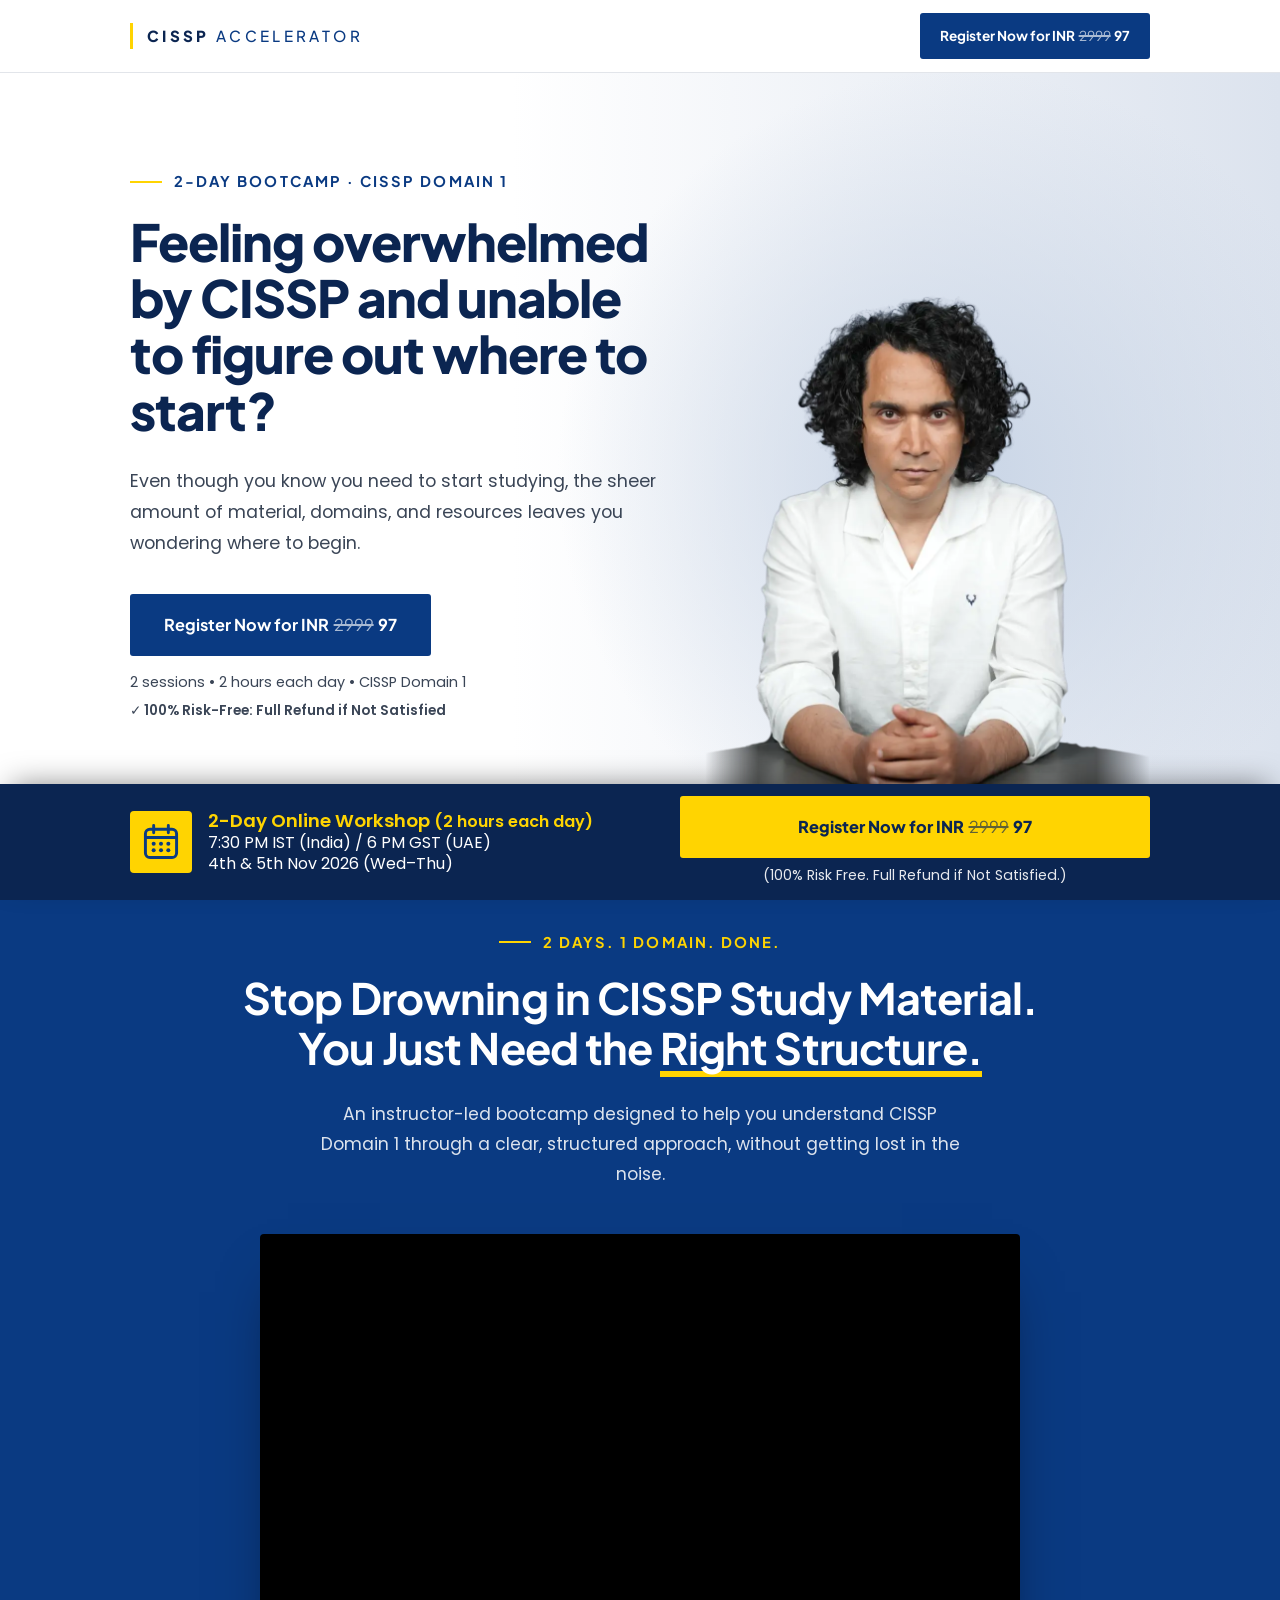
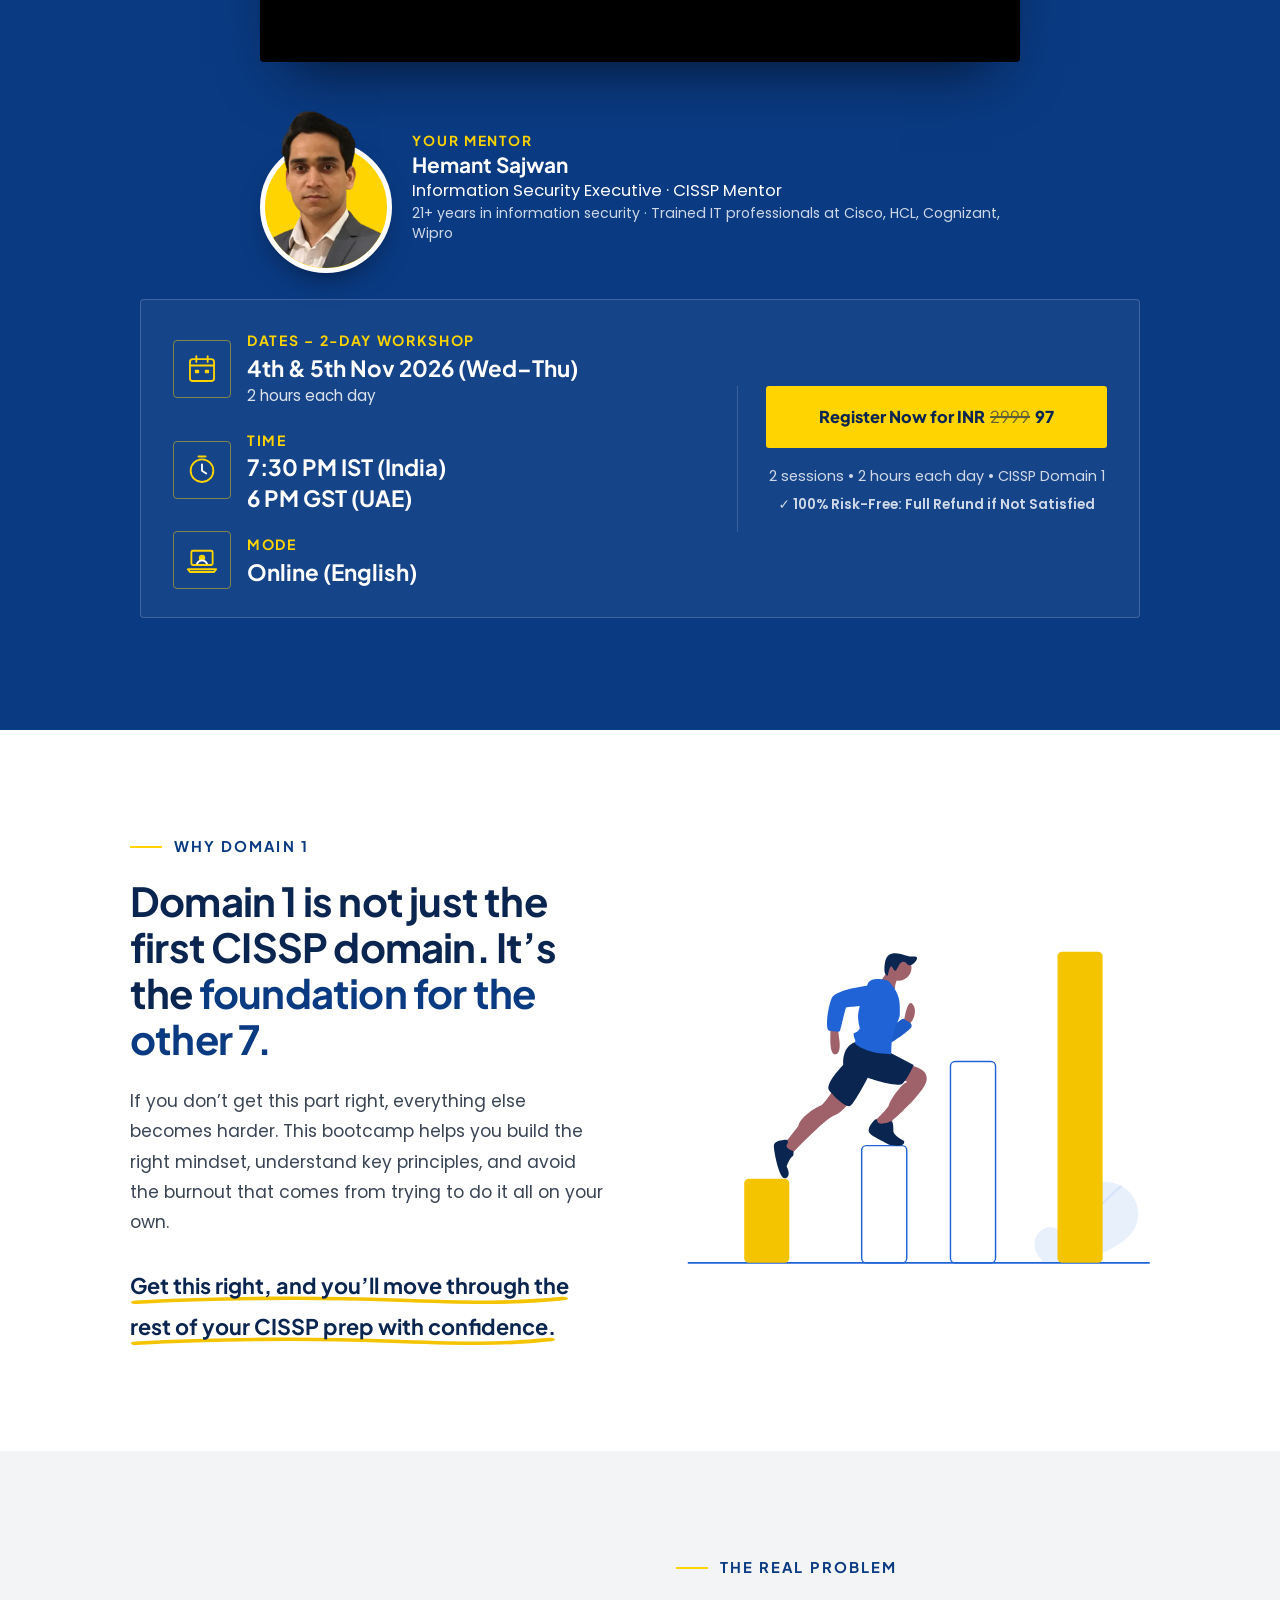
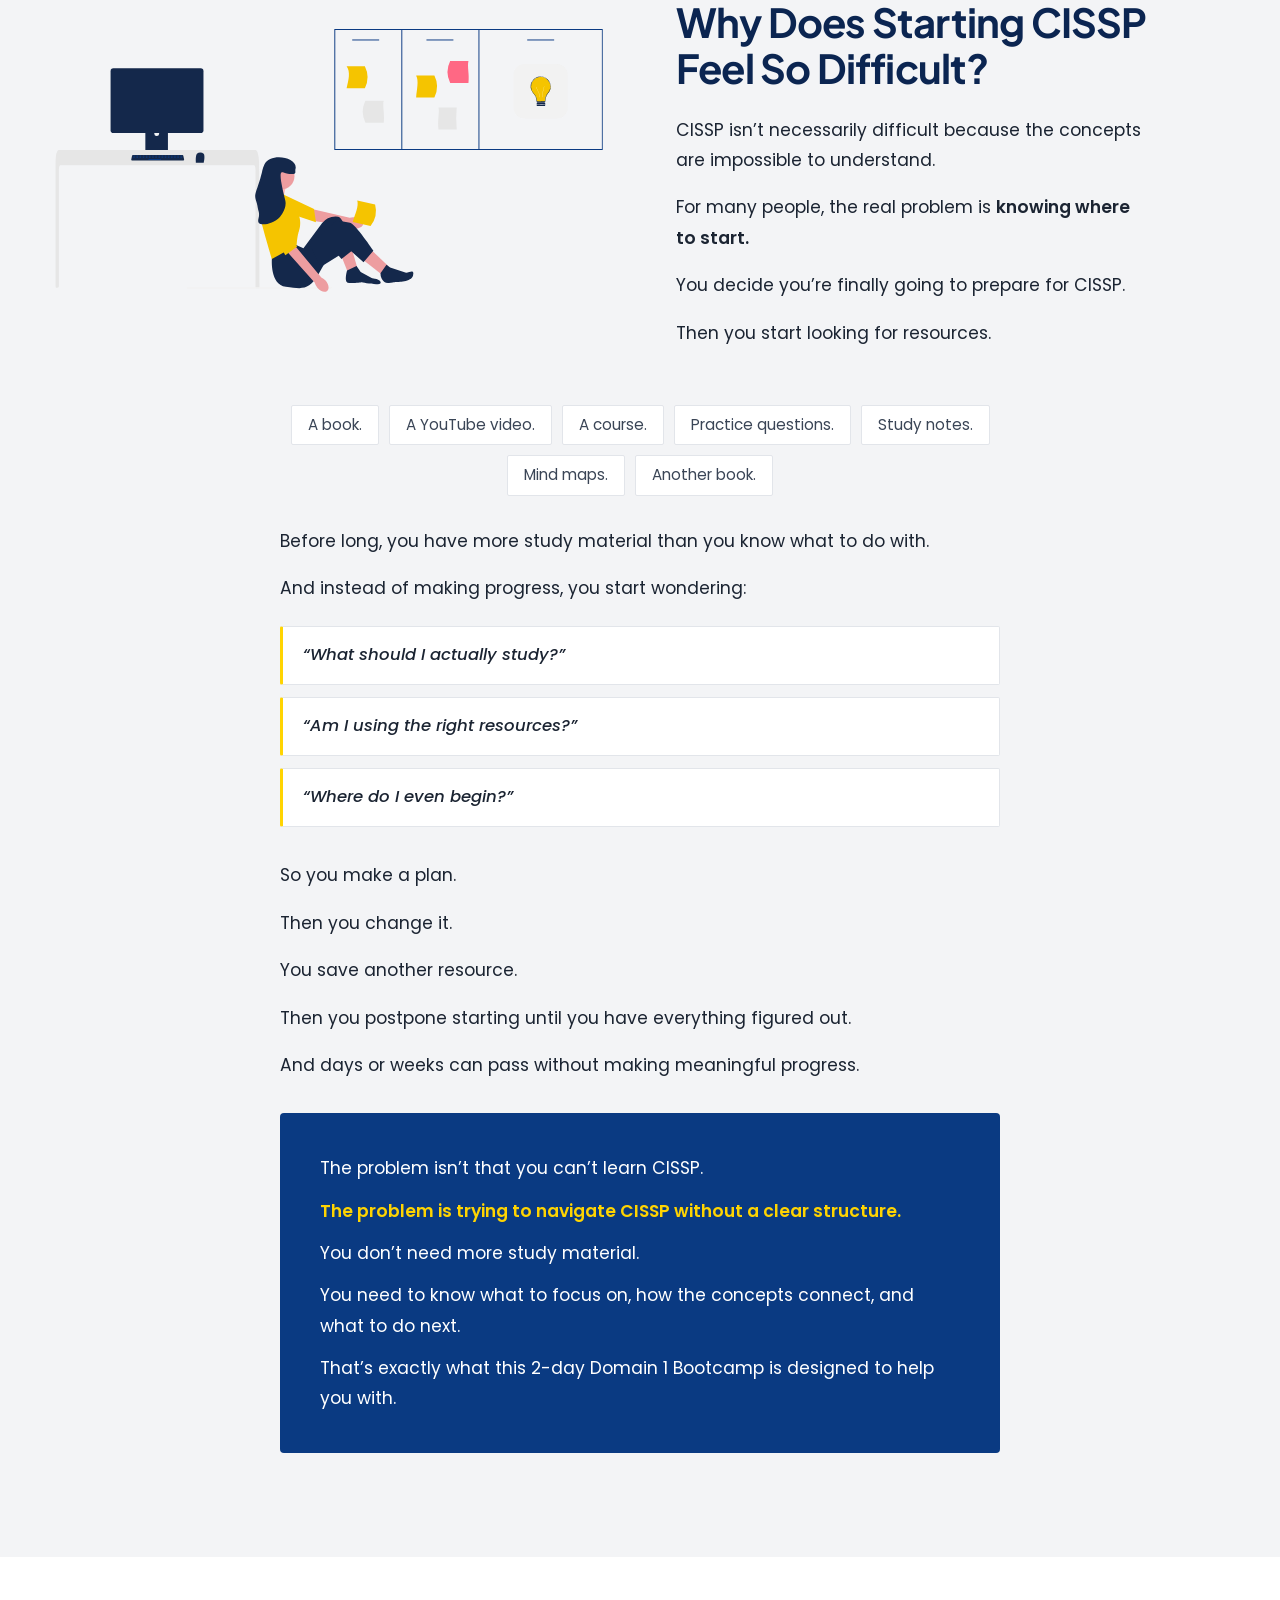
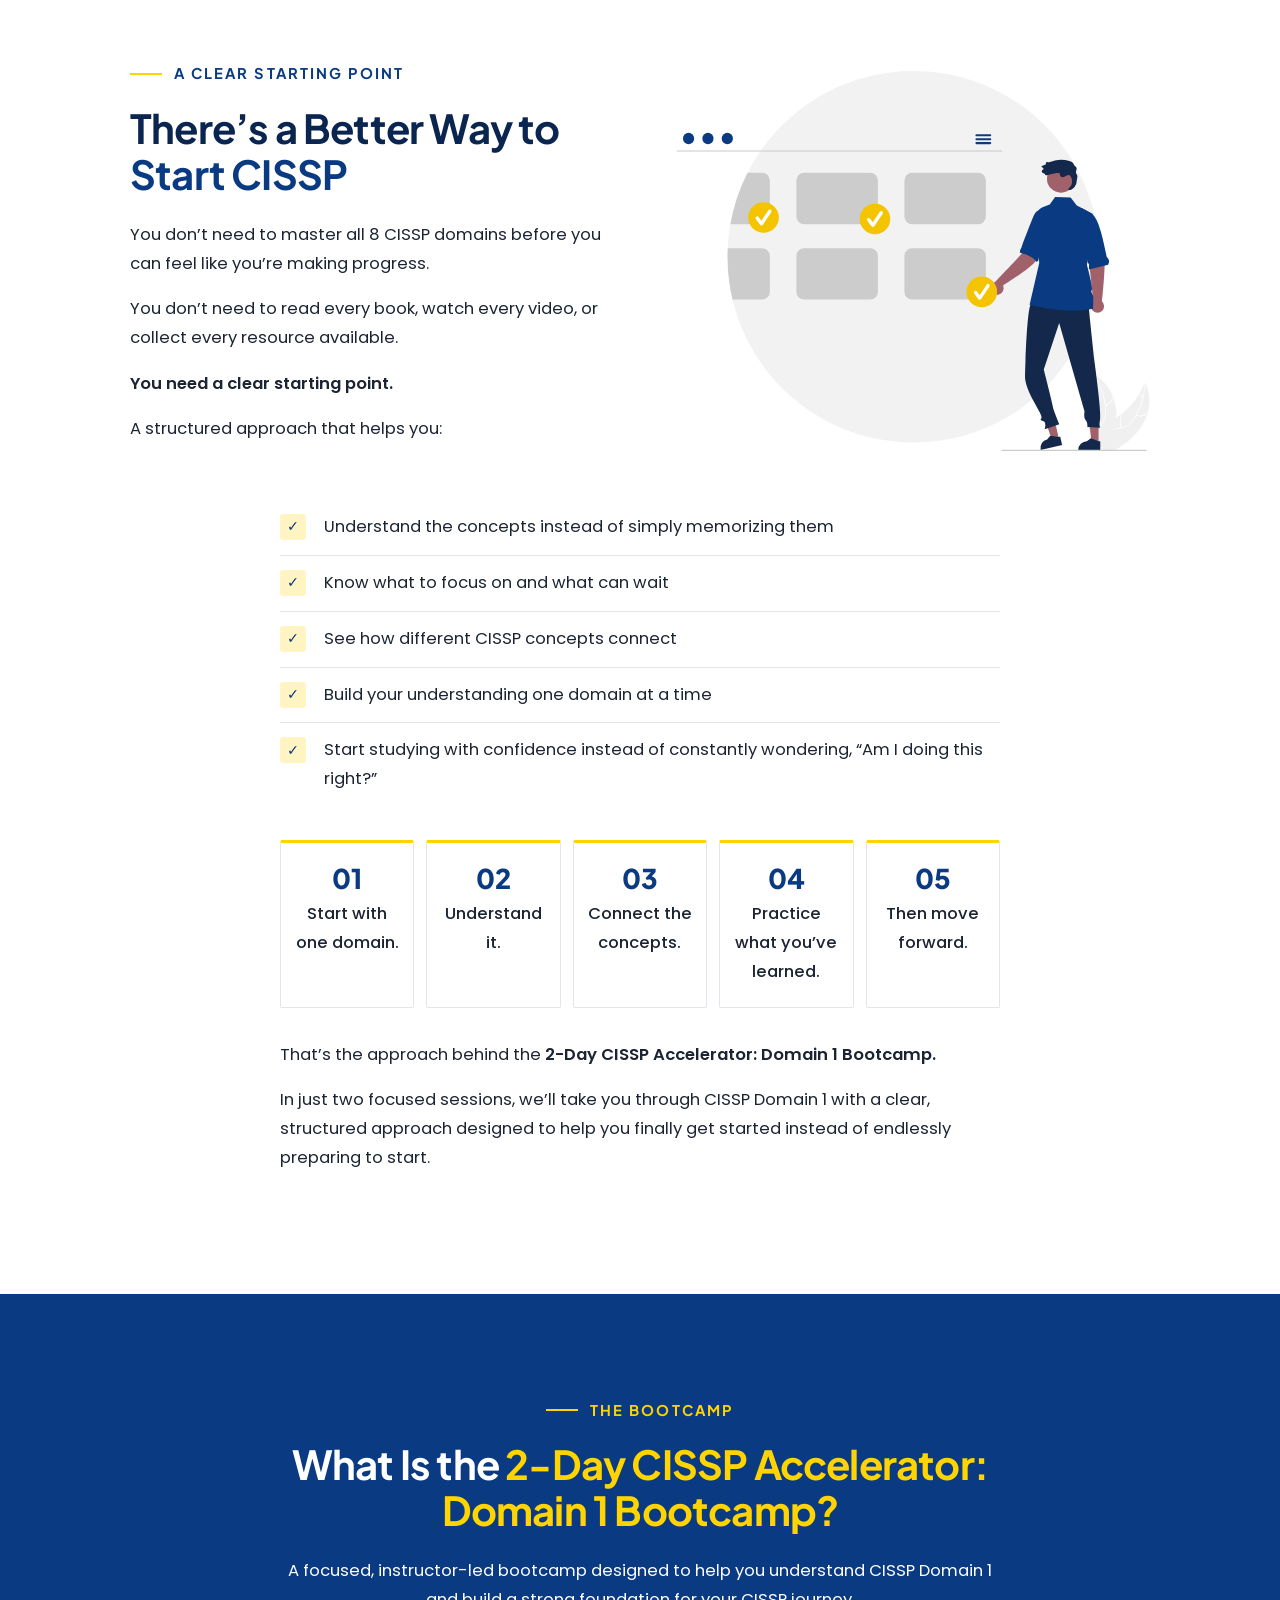
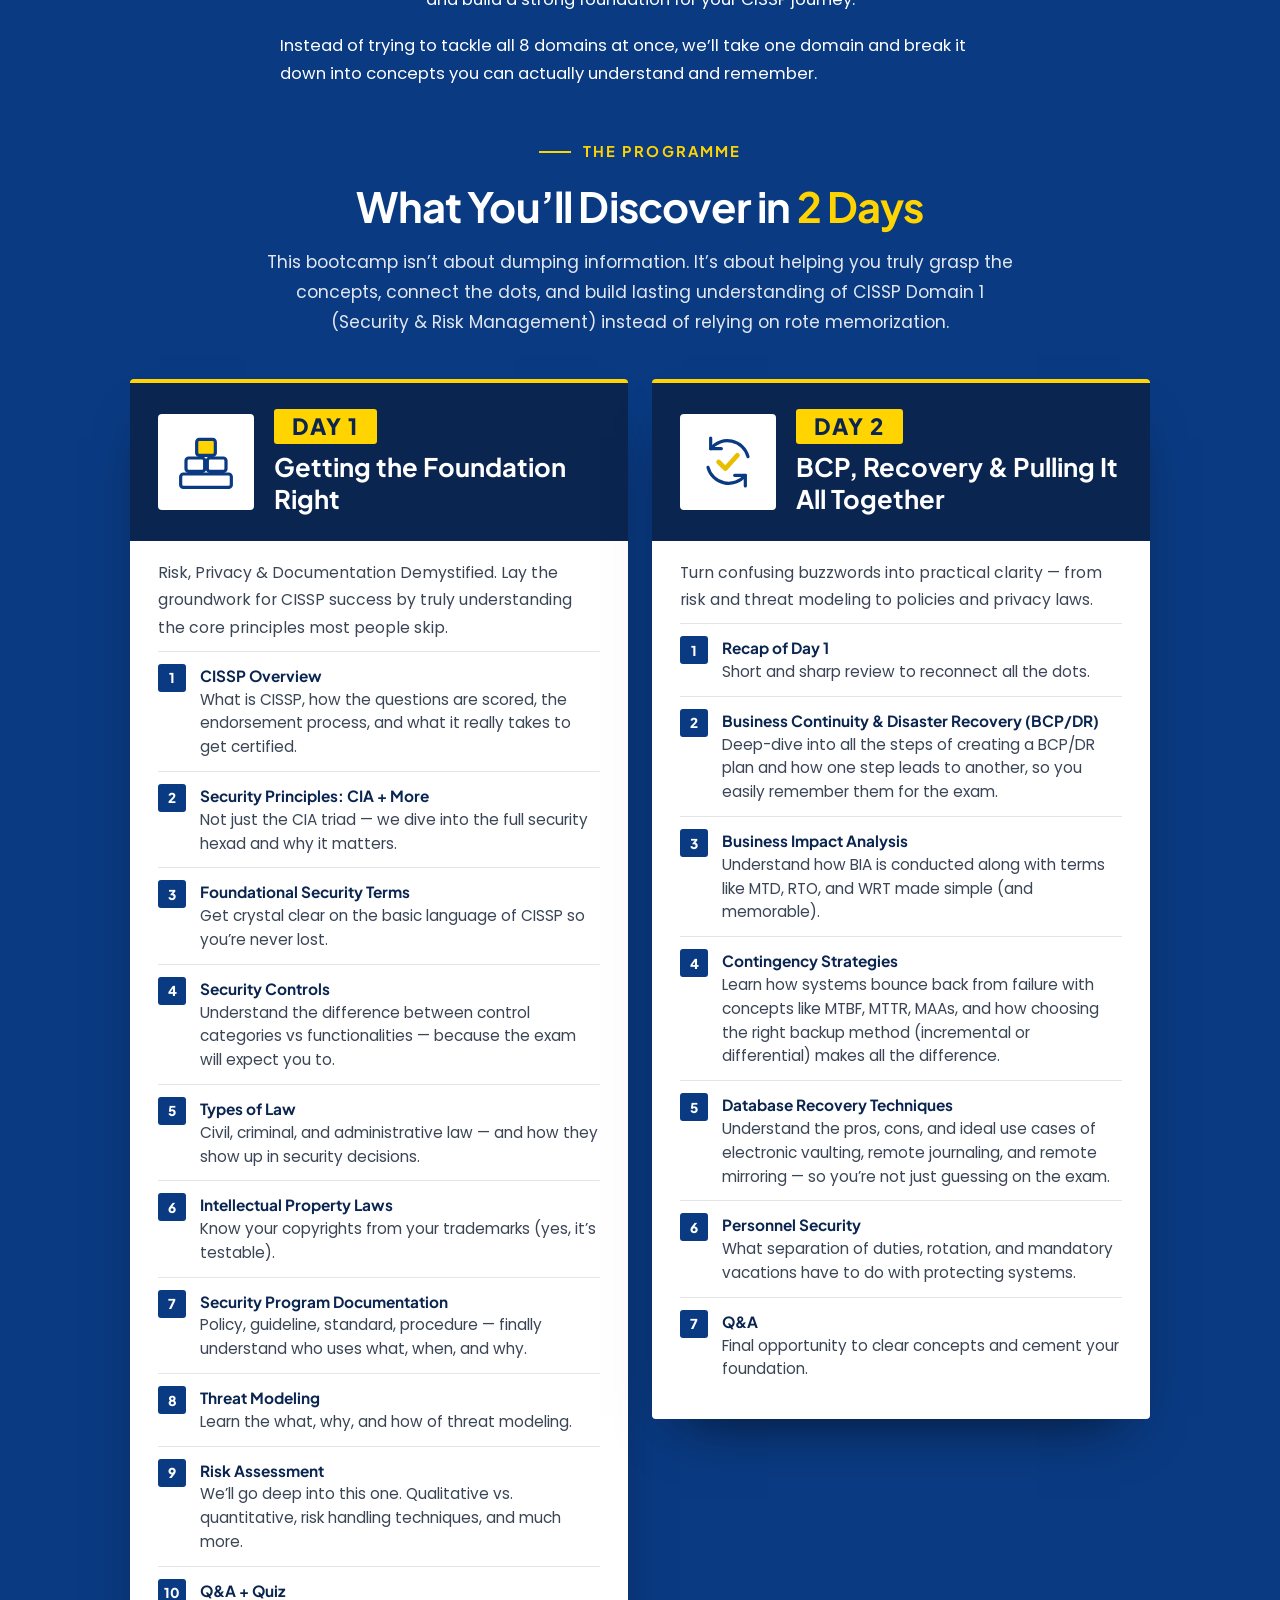
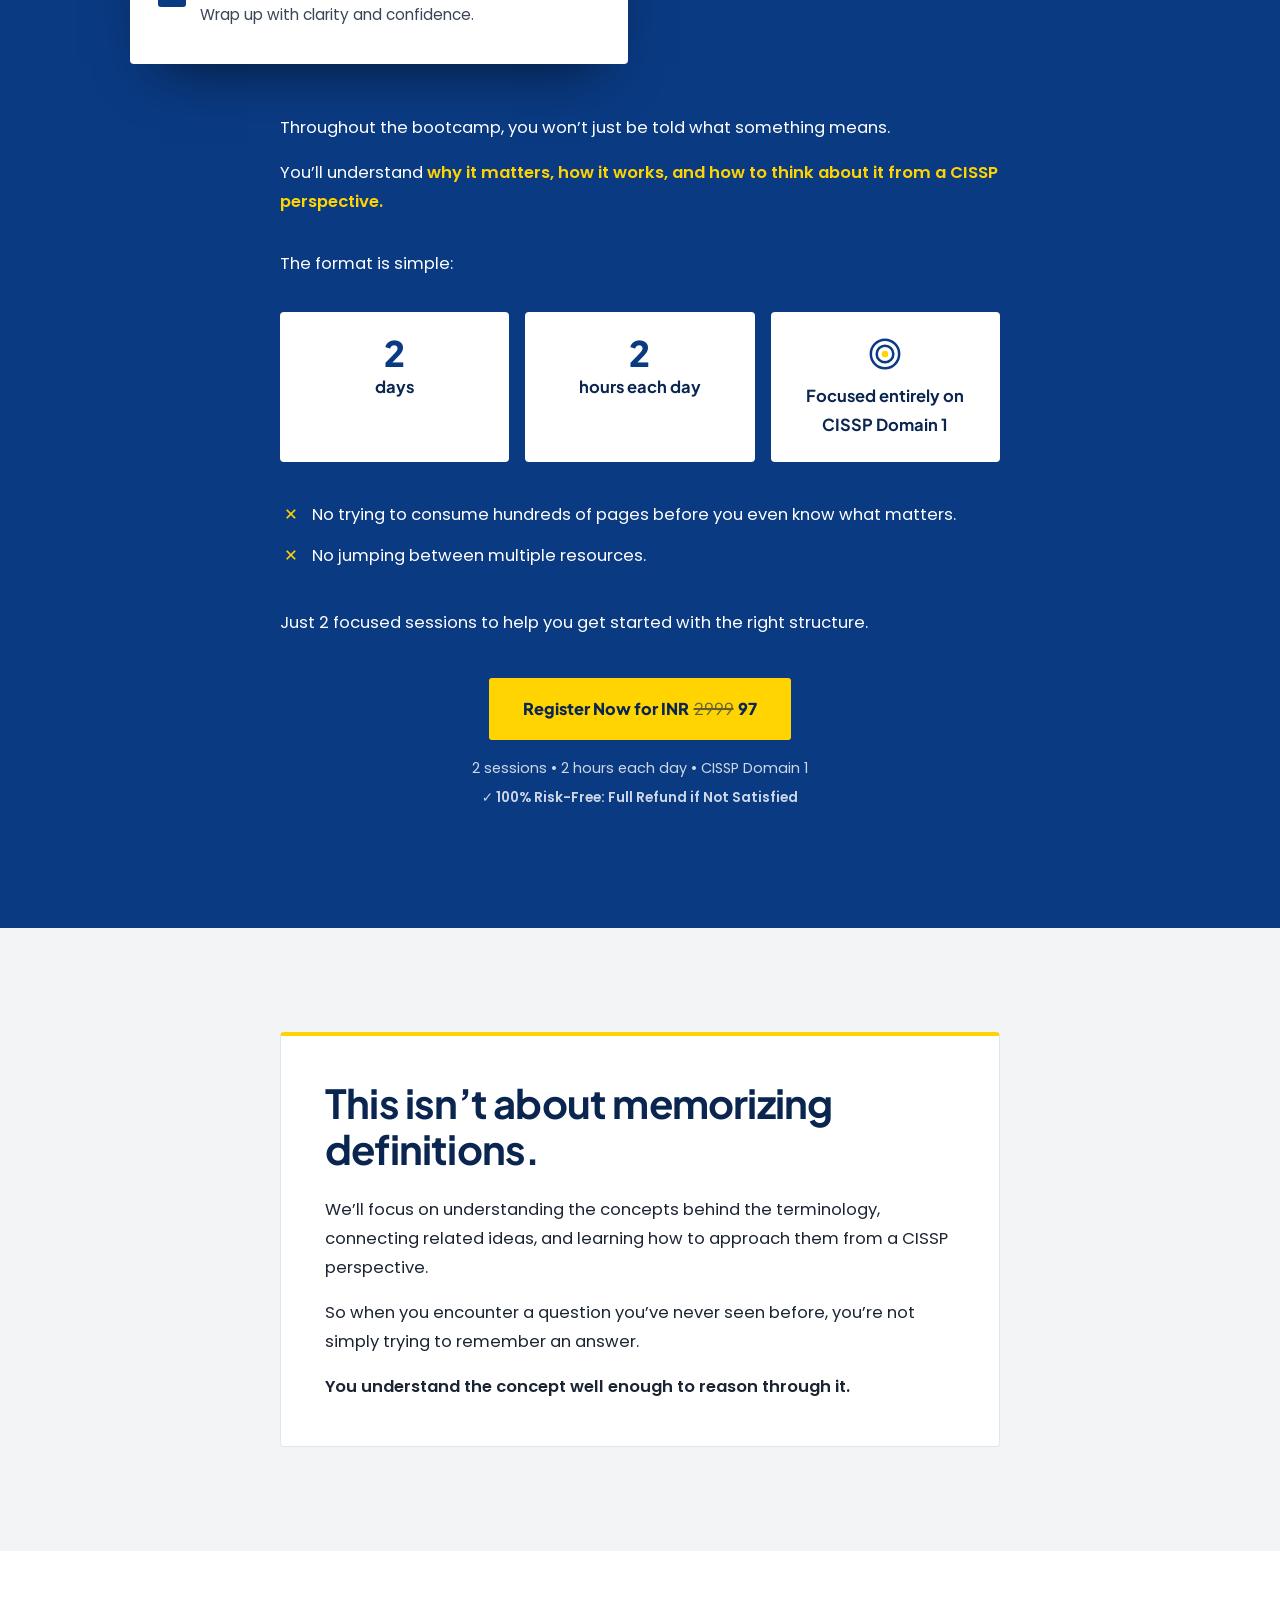
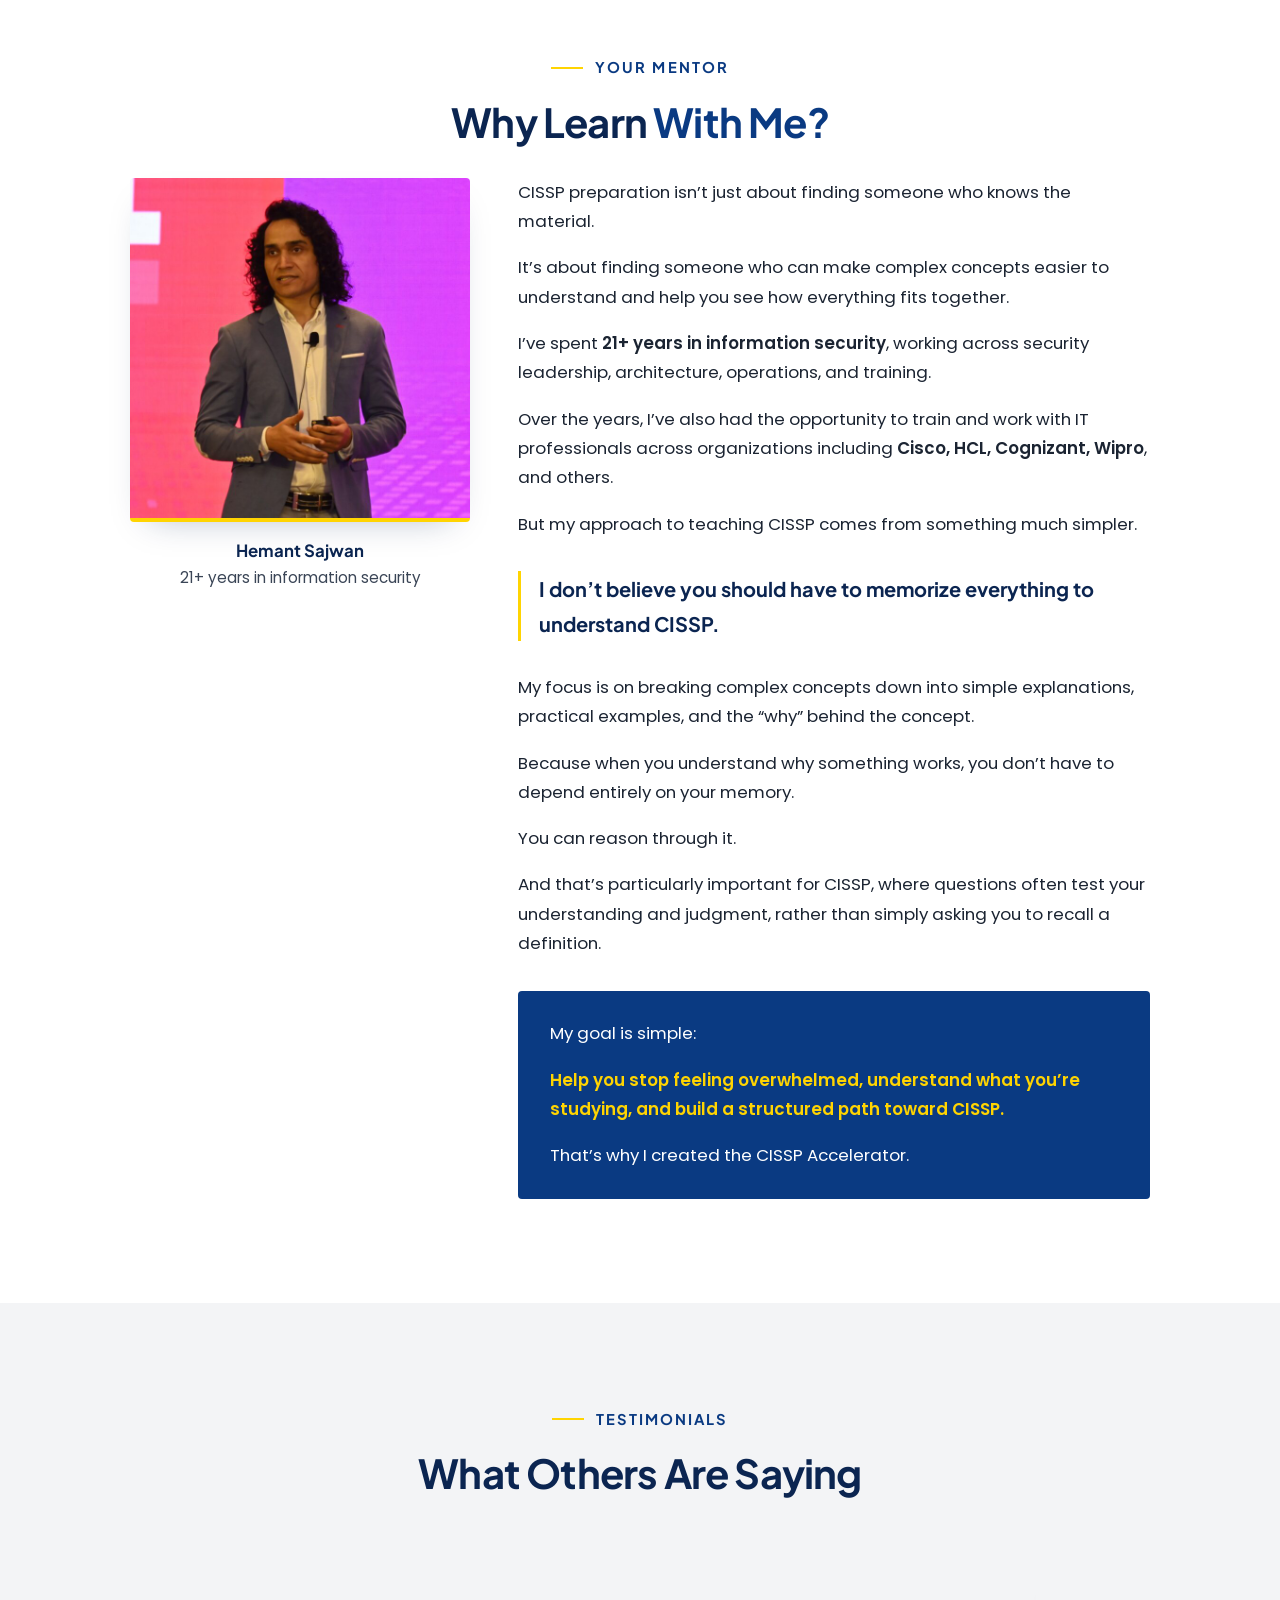
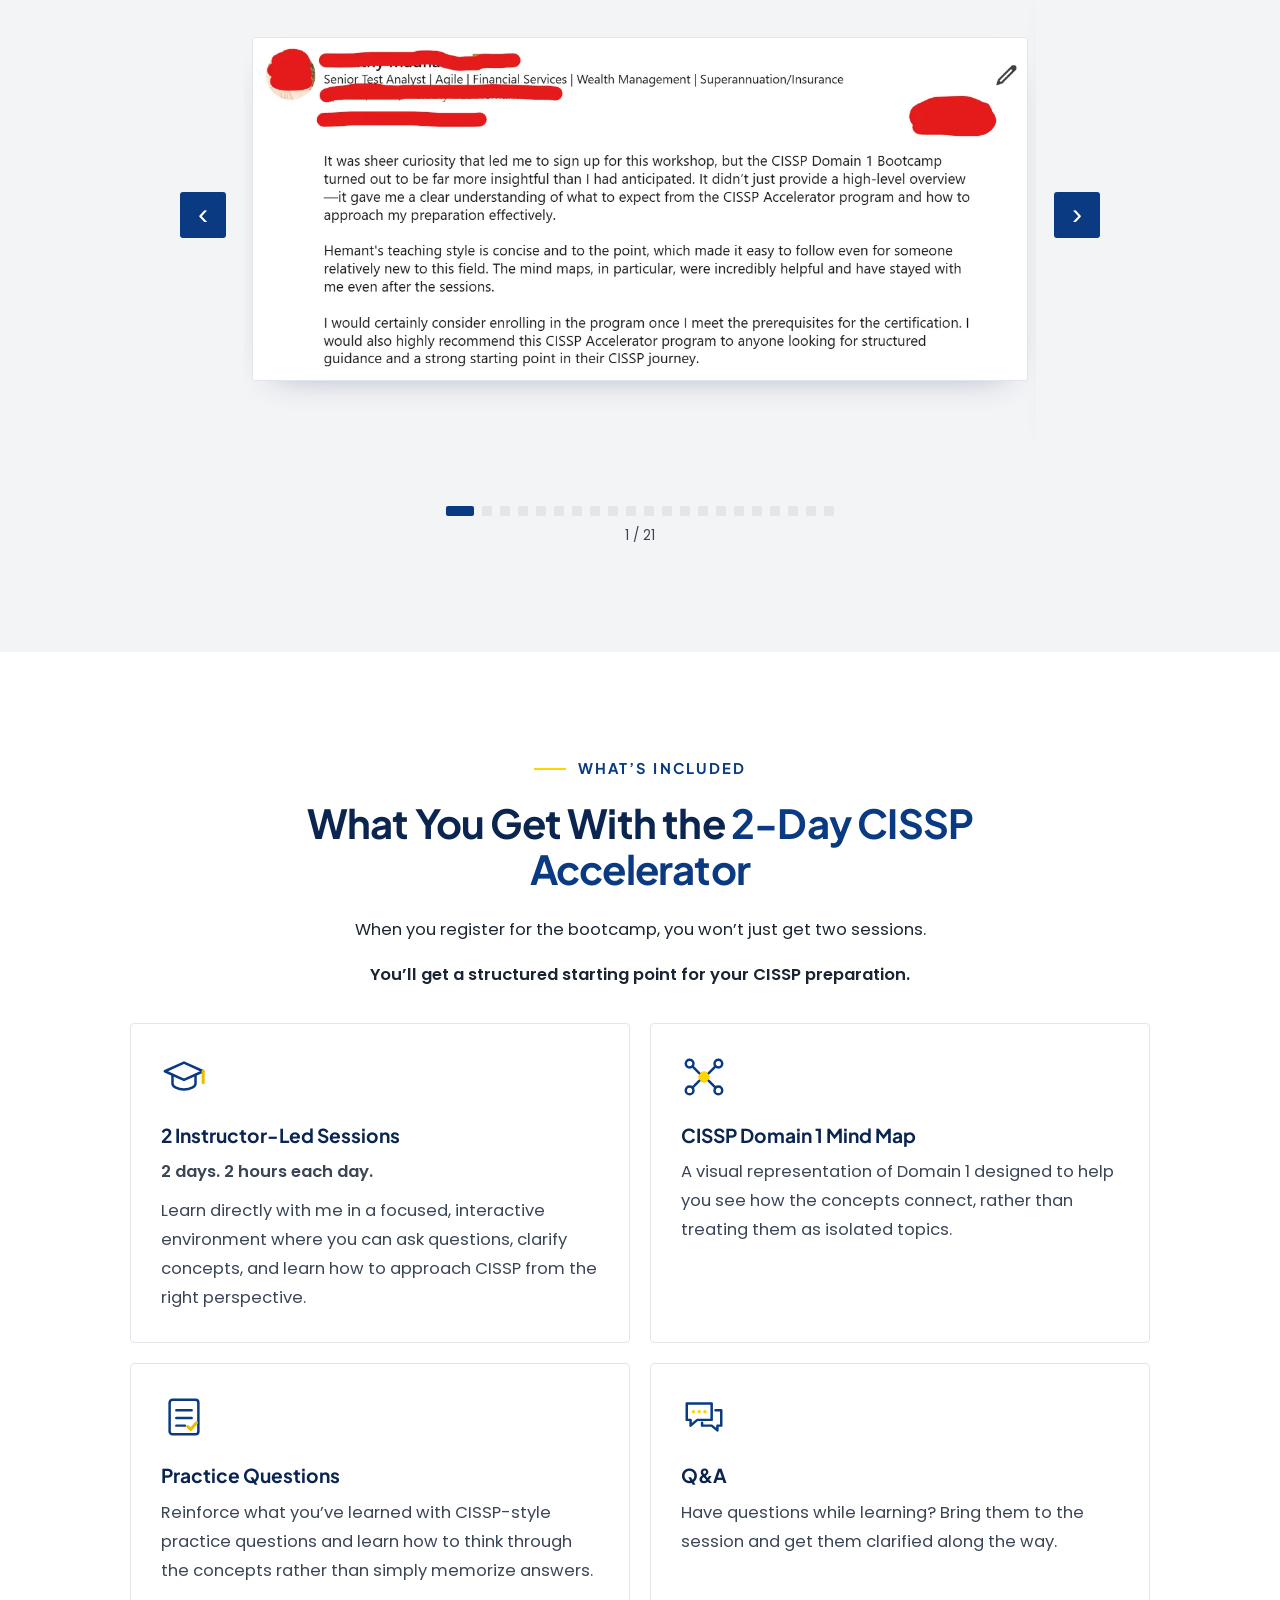
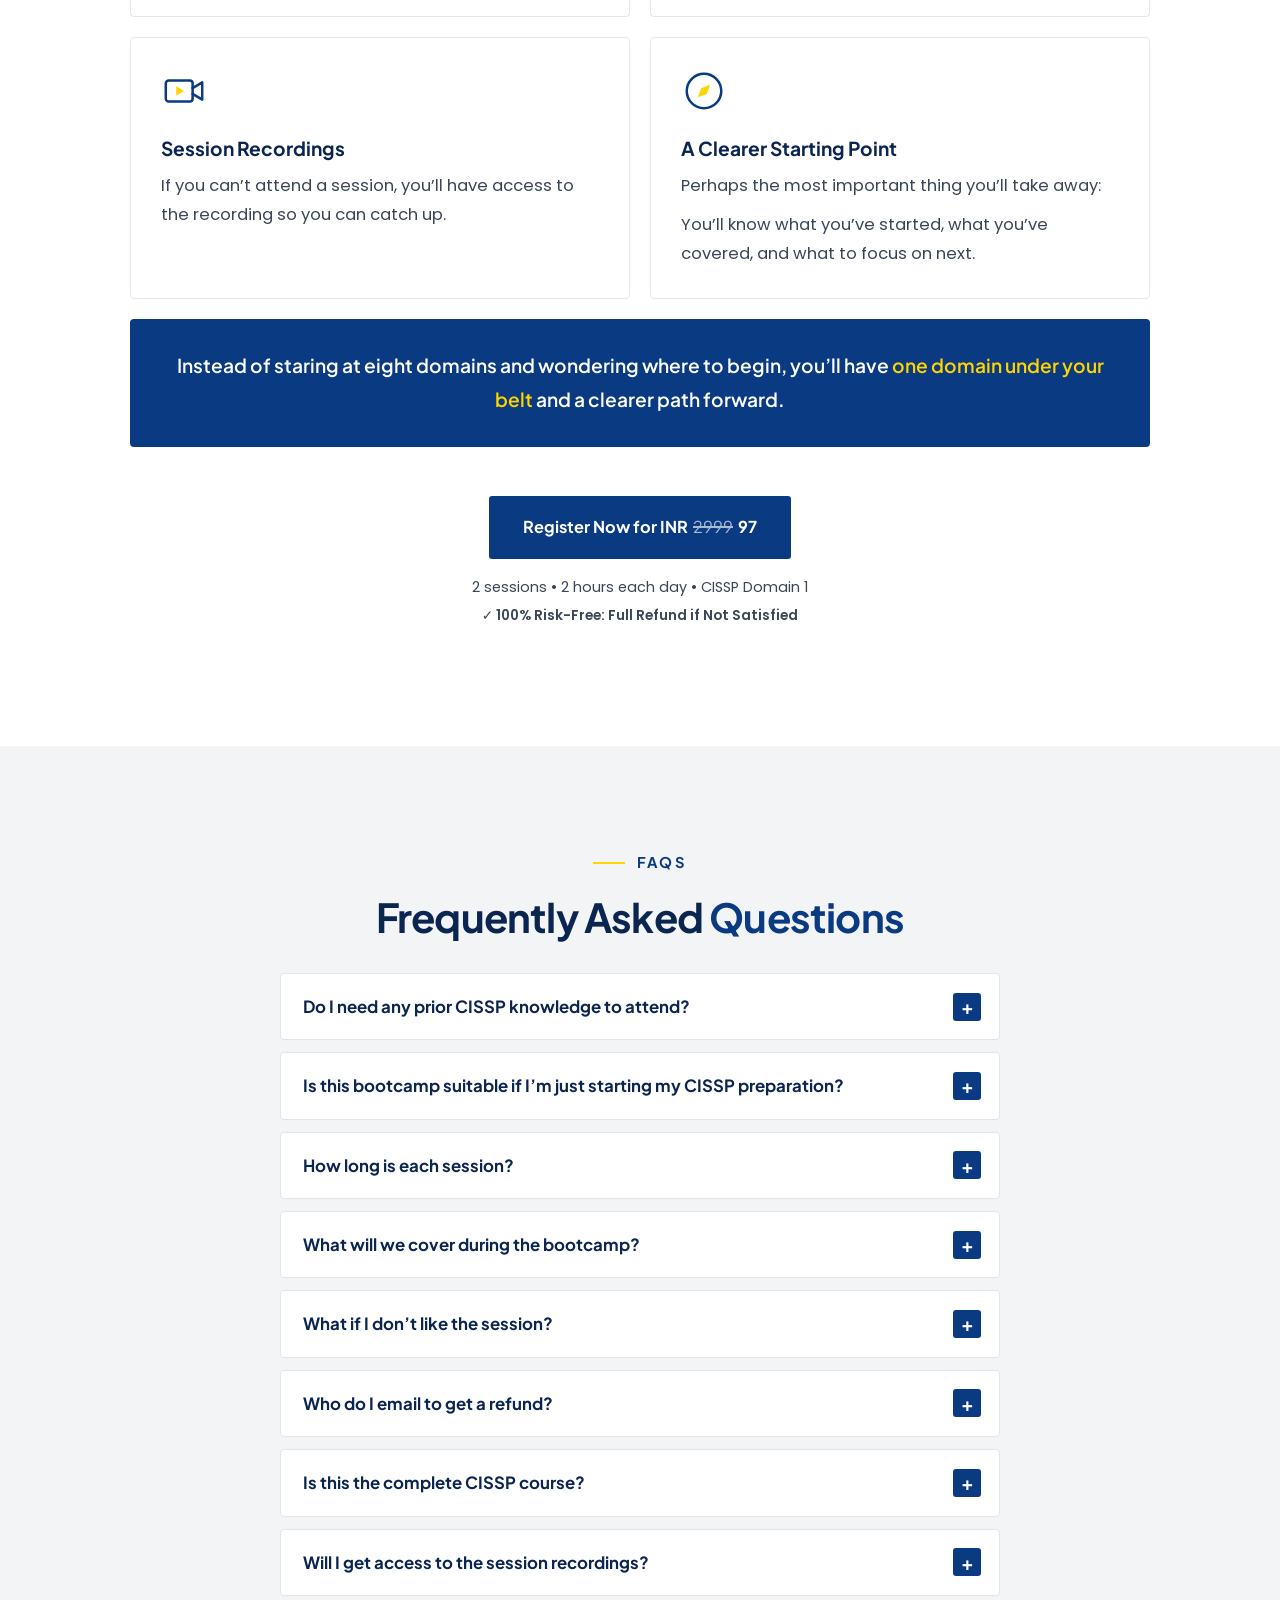
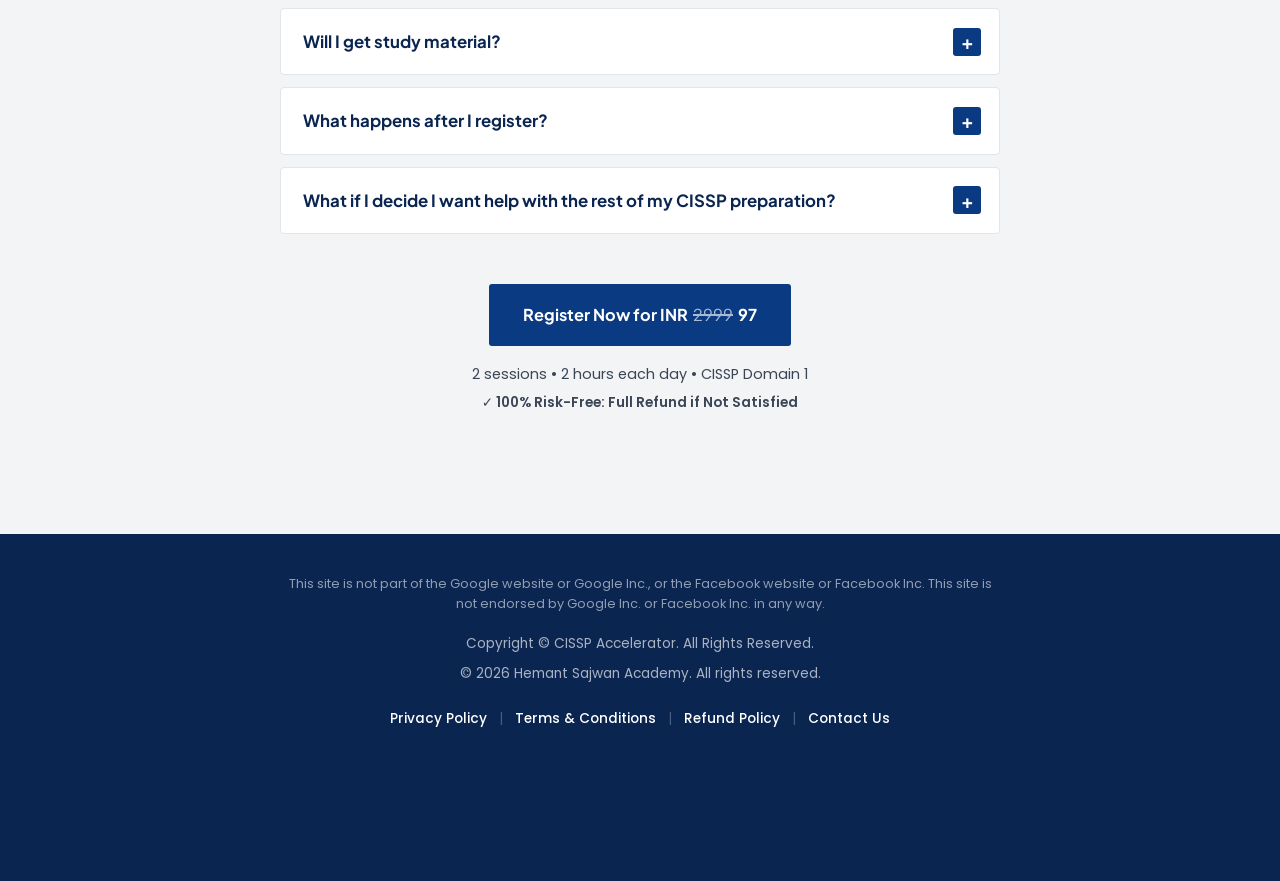
<file: bootcamp/index.html>
<!DOCTYPE html>
<html lang="en">
<head>
<meta charset="UTF-8" />
<meta name="viewport" content="width=device-width, initial-scale=1.0" />
<title>2-Day CISSP Accelerator: Domain 1 Bootcamp | Hemant Sajwan</title>
<meta name="description" content="2 days. 1 domain. Done. An instructor-led bootcamp to help you understand CISSP Domain 1 through a clear, structured approach." />
<link rel="preconnect" href="https://fonts.googleapis.com" />
<link rel="preconnect" href="https://fonts.gstatic.com" crossorigin />
<link href="https://fonts.googleapis.com/css2?family=Plus+Jakarta+Sans:wght@500;600;700;800&family=Poppins:wght@400;500;600;700;800&display=swap" rel="stylesheet" />
<link rel="stylesheet" href="../bootcamp.css" />
<link rel="stylesheet" href="../bootcamp-v2.css" /><!-- new look -->

<!--
  ================================================================
  EDIT EACH WEEK: bootcamp dates, time(s) and mode
  ----------------------------------------------------------------
  Change the text between the quotes and save. The box under the
  video and the bar fixed to the bottom of the screen both update.
  For more than one time, add another "..." inside the [ ] brackets,
  separated by a comma.
  ================================================================
-->
<script>
  window.BOOTCAMP = {
    dates: "4th & 5th Nov 2026 (Wed–Thu)",
    times: ["7:30 PM IST (India)", "6 PM GST (UAE)"],
    mode:  "Online (English)"
  };
</script>

<!--
  ================================================================
  PAYMENT LINK: every "Register Now" button on this page goes here
  ================================================================
-->
<script>
  window.PAYMENT_URL = "https://pages.razorpay.com/cisspaccelerator";
</script>
<!-- Google Tag Manager (same container as cisspaccelerator.com) -->
<script>(function(w,d,s,l,i){w[l]=w[l]||[];w[l].push({'gtm.start':
new Date().getTime(),event:'gtm.js'});var f=d.getElementsByTagName(s)[0],
j=d.createElement(s),dl=l!='dataLayer'?'&l='+l:'';j.async=true;j.src=
'https://www.googletagmanager.com/gtm.js?id='+i+dl;f.parentNode.insertBefore(j,f);
})(window,document,'script','dataLayer','GTM-PLBDLMDQ');</script>
<!-- End Google Tag Manager -->

<!-- Meta (Facebook) Pixel: page view (same as the live cisspaccelerator.com pages) -->
<script>
  !function(f,b,e,v,n,t,s)
  {if(f.fbq)return;n=f.fbq=function(){n.callMethod?
  n.callMethod.apply(n,arguments):n.queue.push(arguments)};
  if(!f._fbq)f._fbq=n;n.push=n;n.loaded=!0;n.version='2.0';
  n.queue=[];t=b.createElement(e);t.async=!0;
  t.src=v;s=b.getElementsByTagName(e)[0];
  s.parentNode.insertBefore(t,s)}(window, document,'script',
  'https://connect.facebook.net/en_US/fbevents.js');
  fbq('init', '705271661052180');
  fbq('track', 'PageView');
</script>
<noscript><img height="1" width="1" style="display:none" alt="" src="https://www.facebook.com/tr?id=705271661052180&amp;ev=PageView&amp;noscript=1" /></noscript>
<!-- End Meta Pixel -->
</head>
<body class="v2">
<!-- Google Tag Manager (noscript) -->
<noscript><iframe src="https://www.googletagmanager.com/ns.html?id=GTM-PLBDLMDQ" height="0" width="0" style="display:none;visibility:hidden"></iframe></noscript>
<!-- End Google Tag Manager (noscript) -->

<!-- ===== TOP BAR ===== -->
<nav class="topbar">
  <div class="container">
    <a class="brand" href="#">CISSP <span>Accelerator</span></a>
    <a class="cta" data-register href="https://pages.razorpay.com/cisspaccelerator">Register Now for <span class="price">INR <s>2999</s> 97</span></a>
  </div>
</nav>

<!-- ===== HERO ===== -->
<header class="hero">
  <div class="container hero-grid">
    <div class="hero-copy">
      <p class="eyebrow">2-day bootcamp · CISSP Domain 1</p>
      <h1 class="hero-headline">Feeling overwhelmed by CISSP and unable to figure out where to start?</h1>
      <p class="hero-sub">Even though you know you need to start studying, the sheer amount of material, domains, and resources leaves you wondering where to begin.</p>
      <a class="cta" data-register href="https://pages.razorpay.com/cisspaccelerator">Register Now for <span class="price">INR <s>2999</s> 97</span></a>
      <p class="cta-meta">2 sessions • 2 hours each day • <span class="nowrap">CISSP Domain 1</span><span class="cta-guarantee"><span class="nowrap">✓ 100% Risk-Free:</span> <span class="nowrap">Full Refund if Not Satisfied</span></span></p>
    </div>
    <figure class="hero-photo"><img src="../images/hemant-hero.webp" alt="Hemant Sajwan, CISSP mentor" width="895" height="1100" fetchpriority="high" /></figure>
  </div>
</header>

<!-- ===== NAVY BAND: second headline, video, mentor, bootcamp details ===== -->
<section class="band">
  <div class="container">
    <p class="eyebrow">2 days. 1 domain. Done.</p>
    <p class="band-title">Stop Drowning in CISSP Study Material.<br />You Just Need the <span class="gold-line">Right Structure.</span></p>
    <p class="hero-desc">An instructor-led bootcamp designed to help you understand CISSP Domain 1 through a clear, structured approach, without getting lost in the noise.</p>

    <!-- VIDEO: to use a different Vimeo video, replace the number 1146180123 below with the new video's number -->
    <div class="video">
      <iframe src="https://player.vimeo.com/video/1146180123?title=0&amp;byline=0&amp;portrait=0" title="CISSP Accelerator: Domain 1 Bootcamp video" allow="fullscreen; picture-in-picture" allowfullscreen></iframe>
    </div>

    <!-- Mentor strip: headshot + name, just above the bootcamp details -->
    <div class="mentor-strip">
      <!-- pop-out headshot: gold circle with white ring; head rises above the circle -->
      <div class="headshot">
        <div class="headshot-clip">
          <img src="../images/hemant-headshot.webp" alt="Hemant Sajwan, CISSP mentor" width="443" height="450" />
        </div>
      </div>
      <div class="mentor-strip-text">
        <span class="mentor-strip-label">Your mentor</span>
        <strong>Hemant Sajwan</strong>
        <span>Information Security Executive · CISSP Mentor</span>
        <span class="mentor-strip-meta">21+ years in information security · Trained IT professionals at Cisco, HCL, Cognizant, Wipro</span>
      </div>
    </div>

    <!-- Bootcamp details (filled in from the EDIT EACH WEEK block at the top) -->
    <div class="event-panel">
      <div class="event-details">
        <div class="event-item">
          <svg class="event-icon" viewBox="0 0 48 48" aria-hidden="true"><rect x="7" y="10" width="34" height="31" rx="4"/><path d="M7 19h34M16 6v8M32 6v8"/><rect class="dot" x="14" y="25" width="6" height="5" rx="1"/><rect class="dot" x="28" y="25" width="6" height="5" rx="1"/></svg>
          <div>
            <span class="event-k">Dates – 2-Day Workshop</span>
            <span class="event-v" data-bootcamp="dates">4th &amp; 5th Nov 2026 (Wed–Thu)</span>
            <span class="event-note">2 hours each day</span>
          </div>
        </div>
        <div class="event-item">
          <svg class="event-icon" viewBox="0 0 48 48" aria-hidden="true"><circle cx="24" cy="25" r="16"/><path class="hand" d="M24 16v9l6 4"/><path d="M19 5h10"/></svg>
          <div>
            <span class="event-k">Time</span>
            <span class="event-v" data-bootcamp="times">7:30 PM IST (India)<br />6 PM GST (UAE)</span>
          </div>
        </div>
        <div class="event-item">
          <svg class="event-icon" viewBox="0 0 48 48" aria-hidden="true"><rect x="9" y="11" width="30" height="20" rx="2"/><path d="M4 37h40l-3 4H7z"/><circle class="dot" cx="24" cy="21" r="4.5"/><path class="hand" d="M17 29c1.5-3 4-4.5 7-4.5s5.5 1.5 7 4.5"/></svg>
          <div>
            <span class="event-k">Mode</span>
            <span class="event-v" data-bootcamp="mode">Online (English)</span>
          </div>
        </div>
      </div>
      <div class="event-action">
        <a class="cta" data-register href="https://pages.razorpay.com/cisspaccelerator">Register Now for <span class="price">INR <s>2999</s> 97</span></a>
        <p class="cta-meta">2 sessions • 2 hours each day • <span class="nowrap">CISSP Domain 1</span><span class="cta-guarantee"><span class="nowrap">✓ 100% Risk-Free:</span> <span class="nowrap">Full Refund if Not Satisfied</span></span></p>
      </div>
    </div>
  </div>
</section>

<!-- ===== DOMAIN 1 IS THE FOUNDATION ===== -->
<section class="section on-white foundation">
  <div class="container split">
    <div>
      <p class="eyebrow">Why Domain 1</p>
      <h2>Domain 1 is not just the first CISSP domain. It’s the <span class="blue-text">foundation for the other 7.</span></h2>
      <p class="lead">If you don’t get this part right, everything else becomes harder. This bootcamp helps you build the right mindset, understand key principles, and avoid the burnout that comes from trying to do it all on your own.</p>
      <p class="hand-line"><span class="hand-underline">Get this right, and you’ll move through the rest of your CISSP prep with confidence.</span></p>
    </div>
    <figure class="art"><img src="../images/illustrations/stepping-up.svg" alt="" width="820" height="600" loading="lazy" /></figure>
  </div>
</section>

<!-- ===== WHY DOES STARTING CISSP FEEL SO DIFFICULT? ===== -->
<section class="section on-light">
  <div class="container split reverse">
    <div class="story">
      <p class="eyebrow">The real problem</p>
      <h2>Why Does Starting CISSP Feel So Difficult?</h2>
      <p>CISSP isn’t necessarily difficult because the concepts are impossible to understand.</p>
      <p>For many people, the real problem is <strong>knowing where to start.</strong></p>
      <p>You decide you’re finally going to prepare for CISSP.</p>
      <p>Then you start looking for resources.</p>
    </div>
    <figure class="art art-zoom"><img src="../images/illustrations/sorting-thoughts.svg" alt="" width="800" height="383" loading="lazy" /></figure>
  </div>
  <div class="container narrow story">
    <ul class="chips">
      <li>A book.</li>
      <li>A YouTube video.</li>
      <li>A course.</li>
      <li>Practice questions.</li>
      <li>Study notes.</li>
      <li>Mind maps.</li>
      <li>Another book.</li>
    </ul>

    <p>Before long, you have more study material than you know what to do with.</p>
    <p>And instead of making progress, you start wondering:</p>

    <div class="thoughts">
      <div class="thought">“What should I actually study?”</div>
      <div class="thought">“Am I using the right resources?”</div>
      <div class="thought">“Where do I even begin?”</div>
    </div>

    <p>So you make a plan.</p>
    <p>Then you change it.</p>
    <p>You save another resource.</p>
    <p>Then you postpone starting until you have everything figured out.</p>
    <p>And days or weeks can pass without making meaningful progress.</p>

    <div class="punch">
      <p>The problem isn’t that you can’t learn CISSP.</p>
      <p><strong>The problem is trying to navigate CISSP without a clear structure.</strong></p>
      <p>You don’t need more study material.</p>
      <p>You need to know what to focus on, how the concepts connect, and what to do next.</p>
      <p>That’s exactly what this 2-day Domain 1 Bootcamp is designed to help you with.</p>
    </div>
  </div>
</section>

<!-- ===== THERE'S A BETTER WAY ===== -->
<section class="section on-white">
  <div class="container split">
    <div>
      <p class="eyebrow">A clear starting point</p>
      <h2>There’s a Better Way to <span class="blue-text">Start CISSP</span></h2>
      <p>You don’t need to master all 8 CISSP domains before you can feel like you’re making progress.</p>
      <p>You don’t need to read every book, watch every video, or collect every resource available.</p>
      <p><strong>You need a clear starting point.</strong></p>
      <p>A structured approach that helps you:</p>
    </div>
    <figure class="art"><img src="../images/illustrations/checking-boxes.svg" alt="" width="921" height="740" loading="lazy" /></figure>
  </div>
  <div class="container narrow">
    <ul class="checks">
      <li>Understand the concepts instead of simply memorizing them</li>
      <li>Know what to focus on and what can wait</li>
      <li>See how different CISSP concepts connect</li>
      <li>Build your understanding one domain at a time</li>
      <li>Start studying with confidence instead of constantly wondering, “Am I doing this right?”</li>
    </ul>

    <ol class="steps">
      <li>Start with one domain.</li>
      <li>Understand it.</li>
      <li>Connect the concepts.</li>
      <li>Practice what you’ve learned.</li>
      <li>Then move forward.</li>
    </ol>

    <p>That’s the approach behind the <strong>2-Day CISSP Accelerator: Domain 1 Bootcamp.</strong></p>
    <p>In just two focused sessions, we’ll take you through CISSP Domain 1 with a clear, structured approach designed to help you finally get started instead of endlessly preparing to start.</p>
  </div>
</section>

<!-- ===== WHAT IS THE BOOTCAMP? ===== -->
<section class="section on-blue">
  <div class="container narrow">
    <p class="eyebrow center-eyebrow">The bootcamp</p>
    <h2 class="center">What Is the <span class="gold-text">2-Day CISSP Accelerator: Domain 1 Bootcamp?</span></h2>

    <p class="center">A focused, instructor-led bootcamp designed to help you understand CISSP Domain 1 and build a strong foundation for your CISSP journey.</p>
    <p>Instead of trying to tackle all 8 domains at once, we’ll take one domain and break it down into concepts you can actually understand and remember.</p>
  </div>

  <!-- What you'll discover: Day 1 and Day 2 programme -->
  <div class="container discover">
    <p class="eyebrow center-eyebrow">The programme</p>
    <h2 class="center discover-title">What You’ll Discover in <span class="gold-text">2 Days</span></h2>
    <p class="center discover-sub">This bootcamp isn’t about dumping information. It’s about helping you truly grasp the concepts, connect the dots, and build lasting understanding of CISSP Domain 1 (Security &amp; Risk Management) instead of relying on rote memorization.</p>

    <div class="day-cards">
      <article class="day-card">
        <header>
          <svg class="day-icon" viewBox="0 0 48 48" aria-hidden="true"><rect x="5" y="33" width="38" height="10" rx="2"/><rect x="9" y="21" width="14" height="10" rx="2"/><rect x="25" y="21" width="14" height="10" rx="2"/><rect class="accent" x="17" y="7" width="14" height="12" rx="2"/></svg>
          <div>
            <span class="day-badge">Day 1</span>
            <h3>Getting the Foundation Right</h3>
          </div>
        </header>
        <p class="day-intro">Risk, Privacy &amp; Documentation Demystified. Lay the groundwork for CISSP success by truly understanding the core principles most people skip.</p>
        <ol class="day-topics">
            <li><strong>CISSP Overview</strong><span>What is CISSP, how the questions are scored, the endorsement process, and what it really takes to get certified.</span></li>
            <li><strong>Security Principles: CIA + More</strong><span>Not just the CIA triad — we dive into the full security hexad and why it matters.</span></li>
            <li><strong>Foundational Security Terms</strong><span>Get crystal clear on the basic language of CISSP so you’re never lost.</span></li>
            <li><strong>Security Controls</strong><span>Understand the difference between control categories vs functionalities — because the exam will expect you to.</span></li>
            <li><strong>Types of Law</strong><span>Civil, criminal, and administrative law — and how they show up in security decisions.</span></li>
            <li><strong>Intellectual Property Laws</strong><span>Know your copyrights from your trademarks (yes, it’s testable).</span></li>
            <li><strong>Security Program Documentation</strong><span>Policy, guideline, standard, procedure — finally understand who uses what, when, and why.</span></li>
            <li><strong>Threat Modeling</strong><span>Learn the what, why, and how of threat modeling.</span></li>
            <li><strong>Risk Assessment</strong><span>We’ll go deep into this one. Qualitative vs. quantitative, risk handling techniques, and much more.</span></li>
            <li><strong>Q&amp;A + Quiz</strong><span>Wrap up with clarity and confidence.</span></li>
        </ol>
      </article>

      <article class="day-card">
        <header>
          <svg class="day-icon" viewBox="0 0 48 48" aria-hidden="true"><path d="M39 20a16 16 0 0 0-28-6"/><path d="M11 6v8h8"/><path d="M9 28a16 16 0 0 0 28 6"/><path d="M37 42v-8h-8"/><path class="accent-stroke" d="M17 24l5 5 9-10"/></svg>
          <div>
            <span class="day-badge">Day 2</span>
            <h3>BCP, Recovery &amp; Pulling It All Together</h3>
          </div>
        </header>
        <p class="day-intro">Turn confusing buzzwords into practical clarity — from risk and threat modeling to policies and privacy laws.</p>
        <ol class="day-topics">
            <li><strong>Recap of Day 1</strong><span>Short and sharp review to reconnect all the dots.</span></li>
            <li><strong>Business Continuity &amp; Disaster Recovery (BCP/DR)</strong><span>Deep-dive into all the steps of creating a BCP/DR plan and how one step leads to another, so you easily remember them for the exam.</span></li>
            <li><strong>Business Impact Analysis</strong><span>Understand how BIA is conducted along with terms like MTD, RTO, and WRT made simple (and memorable).</span></li>
            <li><strong>Contingency Strategies</strong><span>Learn how systems bounce back from failure with concepts like MTBF, MTTR, MAAs, and how choosing the right backup method (incremental or differential) makes all the difference.</span></li>
            <li><strong>Database Recovery Techniques</strong><span>Understand the pros, cons, and ideal use cases of electronic vaulting, remote journaling, and remote mirroring — so you’re not just guessing on the exam.</span></li>
            <li><strong>Personnel Security</strong><span>What separation of duties, rotation, and mandatory vacations have to do with protecting systems.</span></li>
            <li><strong>Q&amp;A</strong><span>Final opportunity to clear concepts and cement your foundation.</span></li>
        </ol>
      </article>
    </div>
  </div>

  <div class="container narrow">

    <p>Throughout the bootcamp, you won’t just be told what something means.</p>
    <p>You’ll understand <strong class="gold-text">why it matters, how it works, and how to think about it from a CISSP perspective.</strong></p>

    <p style="margin-top:2em">The format is simple:</p>
    <div class="format">
      <div><b>2</b>days</div>
      <div><b>2</b>hours each day</div>
      <div><svg class="format-icon" viewBox="0 0 48 48" aria-hidden="true"><circle cx="24" cy="24" r="17"/><circle cx="24" cy="24" r="10"/><circle class="accent" cx="24" cy="24" r="4"/></svg>Focused entirely on CISSP Domain 1</div>
    </div>

    <ul class="no-list">
      <li>No trying to consume hundreds of pages before you even know what matters.</li>
      <li>No jumping between multiple resources.</li>
    </ul>
    <p>Just 2 focused sessions to help you get started with the right structure.</p>

    <div class="center" style="margin-top:2.4em">
      <a class="cta" data-register href="https://pages.razorpay.com/cisspaccelerator">Register Now for <span class="price">INR <s>2999</s> 97</span></a>
      <p class="cta-meta">2 sessions • 2 hours each day • <span class="nowrap">CISSP Domain 1</span><span class="cta-guarantee"><span class="nowrap">✓ 100% Risk-Free:</span> <span class="nowrap">Full Refund if Not Satisfied</span></span></p>
    </div>
  </div>
</section>

<!-- ===== THIS ISN'T ABOUT MEMORIZING ===== -->
<section class="section on-light">
  <div class="container narrow">
    <div class="callout">
      <h2>This isn’t about memorizing definitions.</h2>
      <p>We’ll focus on understanding the concepts behind the terminology, connecting related ideas, and learning how to approach them from a CISSP perspective.</p>
      <p>So when you encounter a question you’ve never seen before, you’re not simply trying to remember an answer.</p>
      <p style="margin:0"><strong>You understand the concept well enough to reason through it.</strong></p>
    </div>
  </div>
</section>

<!-- ===== WHY LEARN WITH ME? ===== -->
<section class="section on-white">
  <div class="container mentor">
    <p class="eyebrow center-eyebrow">Your mentor</p>
    <h2 class="center">Why Learn <span class="blue-text">With Me?</span></h2>

    <div class="mentor-grid">
    <!-- To change the photo, replace images/hemant-sajwan.jpg with a new file of the same name -->
    <figure class="mentor-photo">
      <img src="../images/hemant-sajwan.jpg" alt="Hemant Sajwan speaking on stage" width="720" height="720" loading="lazy" />
      <figcaption><strong>Hemant Sajwan</strong><br />21+ years in information security</figcaption>
    </figure>

    <div class="mentor-text">
    <p>CISSP preparation isn’t just about finding someone who knows the material.</p>
    <p>It’s about finding someone who can make complex concepts easier to understand and help you see how everything fits together.</p>
    <p>I’ve spent <strong>21+ years in information security</strong>, working across security leadership, architecture, operations, and training.</p>
    <p>Over the years, I’ve also had the opportunity to train and work with IT professionals across organizations including <strong>Cisco, HCL, Cognizant, Wipro</strong>, and others.</p>
    <p>But my approach to teaching CISSP comes from something much simpler.</p>

    <p class="highlight">I don’t believe you should have to memorize everything to understand CISSP.</p>

    <p>My focus is on breaking complex concepts down into simple explanations, practical examples, and the “why” behind the concept.</p>
    <p>Because when you understand why something works, you don’t have to depend entirely on your memory.</p>
    <p>You can reason through it.</p>
    <p>And that’s particularly important for CISSP, where questions often test your understanding and judgment, rather than simply asking you to recall a definition.</p>

    <div class="goal">
      <p>My goal is simple:</p>
      <p><strong>Help you stop feeling overwhelmed, understand what you’re studying, and build a structured path toward CISSP.</strong></p>
      <p>That’s why I created the CISSP Accelerator.</p>
    </div>
    </div>
    </div>
  </div>
</section>

<!-- ===== WHAT OTHERS ARE SAYING =====
     Testimonial carousel. Each <li> is one slide, shown in this order.
     To add one: copy an <li> block, change the image number and the alt text.
     The dots and the "1 / 5" counter update automatically.
-->
<section class="section on-light" id="testimonials">
  <div class="container">
    <p class="eyebrow center-eyebrow">Testimonials</p>
    <h2 class="center">What Others Are Saying</h2>

    <div class="carousel" data-carousel>
      <button class="carousel-btn prev" type="button" aria-label="Previous testimonial">&#8249;</button>
      <ul class="carousel-track">
        <li class="slide"><img src="../images/testimonials/01.webp" width="1242" height="549" loading="lazy"
          alt="Senior Test Analyst: It was sheer curiosity that led me to sign up for this workshop, but the CISSP Domain 1 Bootcamp turned out to be far more insightful than I had anticipated. Hemant's teaching style is concise and to the point. The mind maps, in particular, were incredibly helpful. I would highly recommend this CISSP Accelerator program to anyone looking for structured guidance and a strong starting point in their CISSP journey." /></li>
        <li class="slide"><img src="../images/testimonials/02.webp" width="1252" height="766" loading="lazy"
          alt="Feedback form: It was explained in detail, each terminology was explained; with your presentation even a lengthy course seemed manageable and doable. You take time to answer everyone's questions. I am getting much clarity about doing CISSP." /></li>
        <li class="slide"><img src="../images/testimonials/03.webp" width="1242" height="727" loading="lazy"
          alt="Feedback form: It was clear and to the point. The explanation was concise and easy to understand. Within just 30 minutes of the first session, I was already grasping the topics and answering questions with ease. I feel more confident about taking the CISSP." /></li>
        <li class="slide"><img src="../images/testimonials/04.webp" width="1255" height="688" loading="lazy"
          alt="Feedback form: You broke module 1 into easily consumable shorter definitions, easy to remember and refer to. When doing the quiz it felt like I got the grip on the module. More confident." /></li>
        <li class="slide"><img src="../images/testimonials/05.webp" width="1240" height="226" loading="lazy"
          alt="Feedback form: Hit straight to the point and focused on important issues." /></li>
        <li class="slide"><img src="../images/testimonials/06.webp" width="1233" height="699" loading="lazy"
          alt="Feedback form: A structured mind map which looked easy to follow. It gave me an insight that I do remember a few things; I only need to be more structured while preparing. Eagerness to stick to my routine and get the certification soon is active again." /></li>
        <li class="slide"><img src="../images/testimonials/07.webp" width="1245" height="690" loading="lazy"
          alt="Feedback form: Methodology, the style of delivery, very clear to digest. The complex domain was broken into easily understandable content. Positive, and at least can hope to become CISSP certified." /></li>
        <li class="slide"><img src="../images/testimonials/08.webp" width="1245" height="687" loading="lazy"
          alt="Feedback form: Your teaching methodology and format is great. Yes, I can get my employees certified." /></li>
        <li class="slide"><img src="../images/testimonials/09.webp" width="1242" height="687" loading="lazy"
          alt="Feedback form: Clear-cut explanation of the topics through mind maps. Quick grasp of a vast subject. Having confidence about appearing for the CISSP exam." /></li>
        <li class="slide"><img src="../images/testimonials/10.webp" width="1239" height="720" loading="lazy"
          alt="Feedback form: I feel you are a genuine person who really goes deep to make the trainees understand the concept in a simpler way. I started understanding the nuances and linking them to make a path for me. I feel the journey is in progress." /></li>
        <li class="slide"><img src="../images/testimonials/11.webp" width="1233" height="790" loading="lazy"
          alt="Feedback form: The way complex topics were broken down into practical explanations made the learning experience engaging and effective. Using mind maps was the best way to put it across; I've never seen mind maps used like this in any webinar or program. The CISSP Accelerator program was well-structured and provided much-needed clarity on the foundational concepts, especially for those starting their CISSP preparation. It's a 10/10." /></li>
        <li class="slide"><img src="../images/testimonials/12.webp" width="1243" height="693" loading="lazy"
          alt="Feedback form: Mind Map is mind-blowing. Concepts which were tricky were made to look simple. Clarity. Thanks so much." /></li>
        <li class="slide"><img src="../images/testimonials/13.webp" width="1242" height="697" loading="lazy"
          alt="Feedback form: Just one word: awesome. Simple, very well planned and structured, in layman's language. Feeling confident that I can do it with your support." /></li>
        <li class="slide"><img src="../images/testimonials/14.webp" width="1230" height="739" loading="lazy"
          alt="Feedback form: All the topics included in Domain 1 help me understand some of the controls in ISO 27001 ISMS compliance, more than other random YouTube videos. Risk assessment and BCP helped the most. It gave me more ideas on how to construct a clear and detailed policy aligned with ISMS compliance." /></li>
        <li class="slide"><img src="../images/testimonials/15.webp" width="1222" height="328" loading="lazy"
          alt="Feedback form: I attended the bootcamp to get a glimpse of what CISSP looks like. I am currently in the ITSM field and transitioning into cybersecurity. Your presentation and explanations were clear and easy to understand. Your confidence in the topics you shared proves your knowledge and skills. Looking forward to working with you in the near future." /></li>
        <li class="slide"><img src="../images/testimonials/16.webp" width="1248" height="690" loading="lazy"
          alt="Feedback form: Slides, discussions and the use of a digital board. To the point, engaging and proactive. More familiar." /></li>
        <li class="slide"><img src="../images/testimonials/17.webp" width="1245" height="757" loading="lazy"
          alt="Feedback form: The mind map and the way it is structured by Hemant. Hemant had critically analysed and structured the content optimally. His points on the challenges of self-study were spot on; I faced them every time I started self-study as a busy professional with a hectic schedule. I am confident that following Hemant's approach is the way to success." /></li>
        <li class="slide"><img src="../images/testimonials/18.webp" width="1249" height="720" loading="lazy"
          alt="Feedback form: Superb method of teaching; drives the concept home to the students. Of course the mind maps, analogies and teaching methodology. Even though I do not have the required experience, I feel confident about taking the certification with the support of the CISSP Accelerator program." /></li>
        <li class="slide"><img src="../images/testimonials/19.webp" width="1249" height="684" loading="lazy"
          alt="Feedback form: The class, although I could attend only one, was very informative and the explanations were very nicely structured. The practice questions at the end of the session helped the most. I feel that if this continues, I can pass the exam." /></li>
        <li class="slide"><img src="../images/testimonials/20.webp" width="1255" height="702" loading="lazy"
          alt="Feedback form: Clear explanation and high level. Everything helped. Well, I feel 50% prepared." /></li>
        <li class="slide"><img src="../images/testimonials/21.webp" width="1234" height="862" loading="lazy"
          alt="Feedback form: The bootcamp provided clear, structured guidance and real exam-style thinking that I couldn't get from books or videos. The instructor's breakdown of ISC2 logic and scenario-based questions made the biggest difference. The governance-first decision model, the risk-impact evaluation steps, and the structured elimination of distractors were the most impactful frameworks for me. After the bootcamp, I feel much more confident with Domain 1 and my overall CISSP preparation. The ISC2 mindset is finally clear, and I now have a structured, exam-focused approach that makes the exam feel far more manageable." /></li>
      </ul>
      <button class="carousel-btn next" type="button" aria-label="Next testimonial">&#8250;</button>
      <div class="carousel-foot">
        <div class="carousel-dots" role="tablist" aria-label="Choose a testimonial"></div>
        <span class="carousel-count" aria-live="polite"></span>
      </div>
    </div>
  </div>
</section>

<!-- ===== WHAT YOU GET ===== -->
<section class="section on-white">
  <div class="container">
    <div class="narrow center">
      <p class="eyebrow center-eyebrow">What’s included</p>
      <h2>What You Get With the <span class="blue-text">2-Day CISSP Accelerator</span></h2>
      <p>When you register for the bootcamp, you won’t just get two sessions.</p>
      <p><strong>You’ll get a structured starting point for your CISSP preparation.</strong></p>
    </div>

    <div class="gets">
      <div class="get">
        <svg class="get-icon" viewBox="0 0 48 48" aria-hidden="true"><path d="M4 18 24 9l20 9-20 9z"/><path d="M12 22v9c0 3 5.4 6 12 6s12-3 12-6v-9"/><path class="accent-line" d="M44 18v12"/></svg>
        <h3>2 Instructor-Led Sessions</h3>
        <p><strong>2 days. 2 hours each day.</strong></p>
        <p>Learn directly with me in a focused, interactive environment where you can ask questions, clarify concepts, and learn how to approach CISSP from the right perspective.</p>
      </div>
      <div class="get">
        <svg class="get-icon" viewBox="0 0 48 48" aria-hidden="true"><circle class="accent" cx="24" cy="24" r="6"/><circle cx="9" cy="10" r="4"/><circle cx="39" cy="10" r="4"/><circle cx="9" cy="38" r="4"/><circle cx="39" cy="38" r="4"/><path d="M12 13l7 7M36 13l-7 7M12 35l7-7M36 35l-7-7"/></svg>
        <h3>CISSP Domain 1 Mind Map</h3>
        <p>A visual representation of Domain 1 designed to help you see how the concepts connect, rather than treating them as isolated topics.</p>
      </div>
      <div class="get">
        <svg class="get-icon" viewBox="0 0 48 48" aria-hidden="true"><rect x="9" y="6" width="30" height="36" rx="3"/><path d="M16 17h16M16 25h16M16 33h9"/><path class="accent-line" d="M28 34l3 3 6-7"/></svg>
        <h3>Practice Questions</h3>
        <p>Reinforce what you’ve learned with CISSP-style practice questions and learn how to think through the concepts rather than simply memorize answers.</p>
      </div>
      <div class="get">
        <svg class="get-icon" viewBox="0 0 48 48" aria-hidden="true"><path d="M6 10h26v17H17l-7 6v-6H6z"/><path d="M36 17h6v16h-4v5l-6-5H22v-3"/><circle class="accent" cx="13" cy="18.5" r="1.8"/><circle class="accent" cx="19" cy="18.5" r="1.8"/><circle class="accent" cx="25" cy="18.5" r="1.8"/></svg>
        <h3>Q&amp;A</h3>
        <p>Have questions while learning? Bring them to the session and get them clarified along the way.</p>
      </div>
      <div class="get">
        <svg class="get-icon" viewBox="0 0 48 48" aria-hidden="true"><rect x="5" y="13" width="28" height="22" rx="3"/><path d="M33 21l10-6v18l-10-6"/><path class="accent" d="M16 19v10l8-5z"/></svg>
        <h3>Session Recordings</h3>
        <p>If you can’t attend a session, you’ll have access to the recording so you can catch up.</p>
      </div>
      <div class="get">
        <svg class="get-icon" viewBox="0 0 48 48" aria-hidden="true"><circle cx="24" cy="24" r="18"/><path class="accent" d="M30.5 17.5 27 27l-9.5 3.5L21 21z"/></svg>
        <h3>A Clearer Starting Point</h3>
        <p>Perhaps the most important thing you’ll take away:</p>
        <p>You’ll know what you’ve started, what you’ve covered, and what to focus on next.</p>
      </div>
      <div class="get get-wide center">
        <p style="font-size:1.1rem">Instead of staring at eight domains and wondering where to begin, you’ll have <strong class="gold-text">one domain under your belt</strong> and a clearer path forward.</p>
      </div>
    </div>

    <div class="center" style="margin-top:3em">
      <a class="cta" data-register href="https://pages.razorpay.com/cisspaccelerator">Register Now for <span class="price">INR <s>2999</s> 97</span></a>
      <p class="cta-meta">2 sessions • 2 hours each day • <span class="nowrap">CISSP Domain 1</span><span class="cta-guarantee"><span class="nowrap">✓ 100% Risk-Free:</span> <span class="nowrap">Full Refund if Not Satisfied</span></span></p>
    </div>
  </div>
</section>

<!-- ===== FAQ =====
     Each question is one <details> block. Click a question to open its answer.
-->
<section class="section on-light" id="faq">
  <div class="container narrow">
    <p class="eyebrow center-eyebrow">FAQs</p>
    <h2 class="center">Frequently Asked <span class="blue-text">Questions</span></h2>

    <div class="faq">
      <details>
        <summary>Do I need any prior CISSP knowledge to attend?</summary>
        <div class="answer">
          <p>No. The bootcamp is designed to help you build your understanding of Domain 1 from the ground up. You don’t need to have completed other CISSP domains before attending.</p>
        </div>
      </details>

      <details>
        <summary>Is this bootcamp suitable if I’m just starting my CISSP preparation?</summary>
        <div class="answer">
          <p>Absolutely.</p>
          <p>In fact, that’s exactly who this bootcamp is designed for. If you’ve been feeling overwhelmed and haven’t been able to figure out where to start, this gives you a structured way to begin.</p>
        </div>
      </details>

      <details>
        <summary>How long is each session?</summary>
        <div class="answer">
          <p>Each session is 2 hours long.</p>
          <p>You’ll attend two sessions, so the total learning time is just 4 hours.</p>
        </div>
      </details>

      <details>
        <summary>What will we cover during the bootcamp?</summary>
        <div class="answer">
          <p>The bootcamp focuses entirely on CISSP Domain 1: Security and Risk Management.</p>
          <p>We’ll break down the key concepts, explain how they connect, and discuss them from a CISSP perspective.</p>
        </div>
      </details>

      <details>
        <summary>What if I don’t like the session?</summary>
        <div class="answer">
          <p>You get a 100% Money-Back Guarantee – no questions asked.</p>
        </div>
      </details>

      <details>
        <summary>Who do I email to get a refund?</summary>
        <div class="answer">
          <p>Drop an email to <a href="mailto:support@hemantsajwan.com">support@hemantsajwan.com</a></p>
        </div>
      </details>

      <details>
        <summary>Is this the complete CISSP course?</summary>
        <div class="answer">
          <p>No. This is a focused Domain 1 bootcamp, not the complete 8-domain CISSP program.</p>
          <p>The purpose is to help you understand Domain 1 properly and give you a structured starting point for your CISSP preparation.</p>
        </div>
      </details>

      <details>
        <summary>Will I get access to the session recordings?</summary>
        <div class="answer">
          <p>Yes. If you can’t attend a session, you’ll be able to access the recording and catch up.</p>
        </div>
      </details>

      <details>
        <summary>Will I get study material?</summary>
        <div class="answer">
          <p>Yes. You’ll receive the CISSP Domain 1 mind map and practice questions.</p>
        </div>
      </details>

      <details>
        <summary>What happens after I register?</summary>
        <div class="answer">
          <p>Once you complete your registration, you’ll receive the information you need to join the sessions, along with the relevant bootcamp details.</p>
        </div>
      </details>

      <details>
        <summary>What if I decide I want help with the rest of my CISSP preparation?</summary>
        <div class="answer">
          <p>That’s completely up to you. The bootcamp is designed to stand on its own. If, after attending, you feel that you’d benefit from structured guidance across all 8 domains, you can explore the CISSP Accelerator program with me, the details of which will be shared on Day 2 of the bootcamp. There is no obligation to continue.</p>
        </div>
      </details>
    </div>

    <div class="center" style="margin-top:3em">
      <a class="cta" data-register href="https://pages.razorpay.com/cisspaccelerator">Register Now for <span class="price">INR <s>2999</s> 97</span></a>
      <p class="cta-meta">2 sessions • 2 hours each day • <span class="nowrap">CISSP Domain 1</span><span class="cta-guarantee"><span class="nowrap">✓ 100% Risk-Free:</span> <span class="nowrap">Full Refund if Not Satisfied</span></span></p>
    </div>
  </div>
</section>

<!-- ===== FOOTER ===== -->
<!-- The four links go to pages we'll build later. Until then they show "page not found". -->
<footer class="footer">
  <div class="container">
    <p class="disclaimer">This site is not part of the Google website or Google Inc., or the Facebook website or Facebook Inc. This site is not endorsed by Google Inc. or Facebook Inc. in any way.</p>
    <p>Copyright © CISSP Accelerator. All Rights Reserved.</p>
    <p>© <span id="year">2026</span> Hemant Sajwan Academy. All rights reserved.</p>
    <nav class="footer-links">
      <a href="../privacy-policy/">Privacy Policy</a>
      <span>|</span>
      <a href="../terms-and-conditions/">Terms &amp; Conditions</a>
      <span>|</span>
      <a href="../refund-policy/">Refund Policy</a>
      <span>|</span>
      <a href="../contact-us/">Contact Us</a>
    </nav>
  </div>
</footer>

<!-- Bar fixed to the bottom of the screen: dates, time and register button -->
<div class="sticky-bar">
  <div class="container sticky-inner">
    <div class="sticky-info">
      <svg class="sticky-icon" viewBox="0 0 48 48" aria-hidden="true"><rect x="7" y="10" width="34" height="31" rx="5"/><path d="M7 19h34M16 6v8M32 6v8"/><circle cx="16" cy="26" r="2.2"/><circle cx="24" cy="26" r="2.2"/><circle cx="32" cy="26" r="2.2"/><circle cx="16" cy="33" r="2.2"/><circle cx="24" cy="33" r="2.2"/><circle cx="32" cy="33" r="2.2"/></svg>
      <div class="sticky-text">
        <strong>2-Day Online Workshop <span class="nowrap">(2 hours each day)</span></strong>
        <span data-bootcamp="times" data-join=" / ">7:30 PM IST (India) / 6 PM GST (UAE)</span>
        <span data-bootcamp="dates">4th &amp; 5th Nov 2026 (Wed–Thu)</span>
      </div>
    </div>
    <div class="sticky-action">
      <a class="cta" data-register href="https://pages.razorpay.com/cisspaccelerator">Register Now for <span class="price">INR <s>2999</s> 97</span></a>
      <small>(100% Risk Free. Full Refund if Not Satisfied.)</small>
    </div>
  </div>
</div>

<script src="../bootcamp.js"></script>
</body>
</html>
</file>
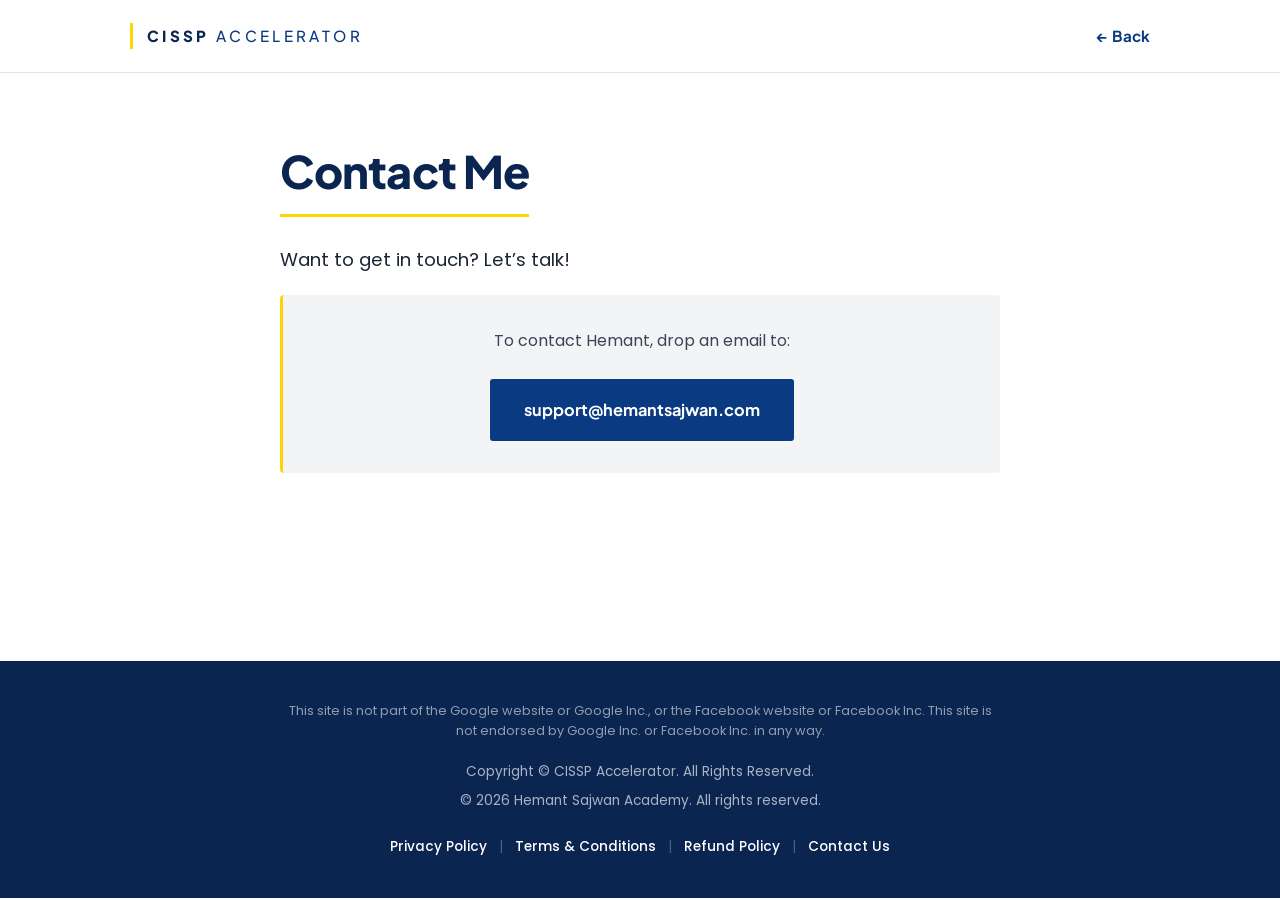
<file: contact-us/index.html>
<!DOCTYPE html>
<html lang="en">
<head>
<meta charset="UTF-8" />
<meta name="viewport" content="width=device-width, initial-scale=1.0" />
<title>Contact Me | CISSP Accelerator – Hemant Sajwan Academy</title>
<meta name="description" content="Get in touch with Hemant Sajwan about the CISSP Accelerator." />
<link rel="preconnect" href="https://fonts.googleapis.com" />
<link rel="preconnect" href="https://fonts.gstatic.com" crossorigin />
<link href="https://fonts.googleapis.com/css2?family=Plus+Jakarta+Sans:wght@500;600;700;800&family=Poppins:wght@400;500;600;700;800&display=swap" rel="stylesheet" />
<link rel="stylesheet" href="../bootcamp.css" />
<link rel="stylesheet" href="../bootcamp-v2.css" />
</head>
<body class="v2">

<nav class="topbar">
  <div class="container">
    <span class="brand">CISSP <span>Accelerator</span></span>
    <!-- Goes back to the page the visitor came from (or the free bootcamp page if opened directly) -->
    <a class="back-link" href="../fve/" onclick="if (document.referrer &amp;&amp; history.length &gt; 1) { history.back(); return false; }">← Back</a>
  </div>
</nav>

<main class="legal">
  <div class="container narrow">
    <h1>Contact Me</h1>
    <p class="legal-intro">Want to get in touch? Let’s talk!</p>
    <div class="contact-card">
      <p>To contact Hemant, drop an email to:</p>
      <a class="cta" href="mailto:support@hemantsajwan.com">support@hemantsajwan.com</a>
    </div>
  </div>
</main>

<footer class="footer footer-plain">
  <div class="container">
    <p class="disclaimer">This site is not part of the Google website or Google Inc., or the Facebook website or Facebook Inc. This site is not endorsed by Google Inc. or Facebook Inc. in any way.</p>
    <p>Copyright © CISSP Accelerator. All Rights Reserved.</p>
    <p>© <span id="year">2026</span> Hemant Sajwan Academy. All rights reserved.</p>
    <nav class="footer-links">
      <a href="../privacy-policy/">Privacy Policy</a>
      <span>|</span>
      <a href="../terms-and-conditions/">Terms &amp; Conditions</a>
      <span>|</span>
      <a href="../refund-policy/">Refund Policy</a>
      <span>|</span>
      <a href="../contact-us/">Contact Us</a>
    </nav>
  </div>
</footer>

<script src="../bootcamp.js"></script>
</body>
</html>
</file>
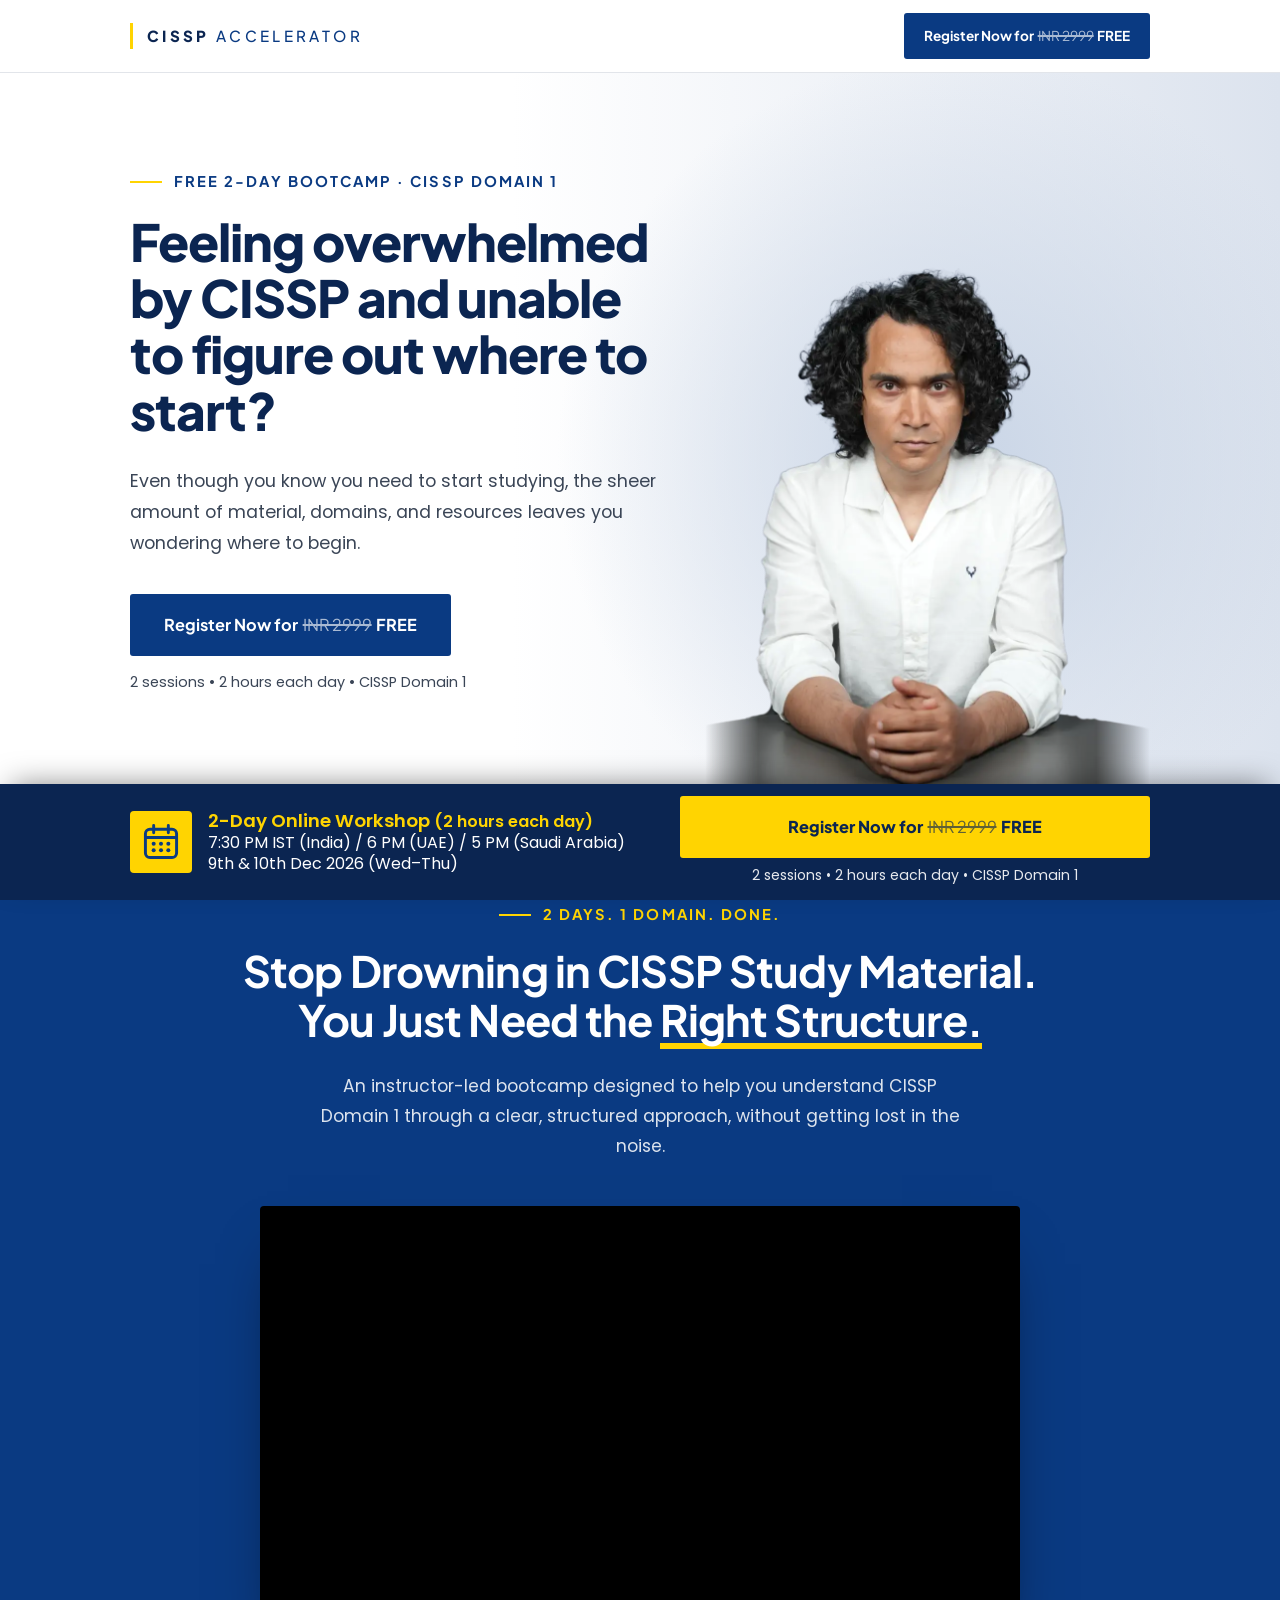
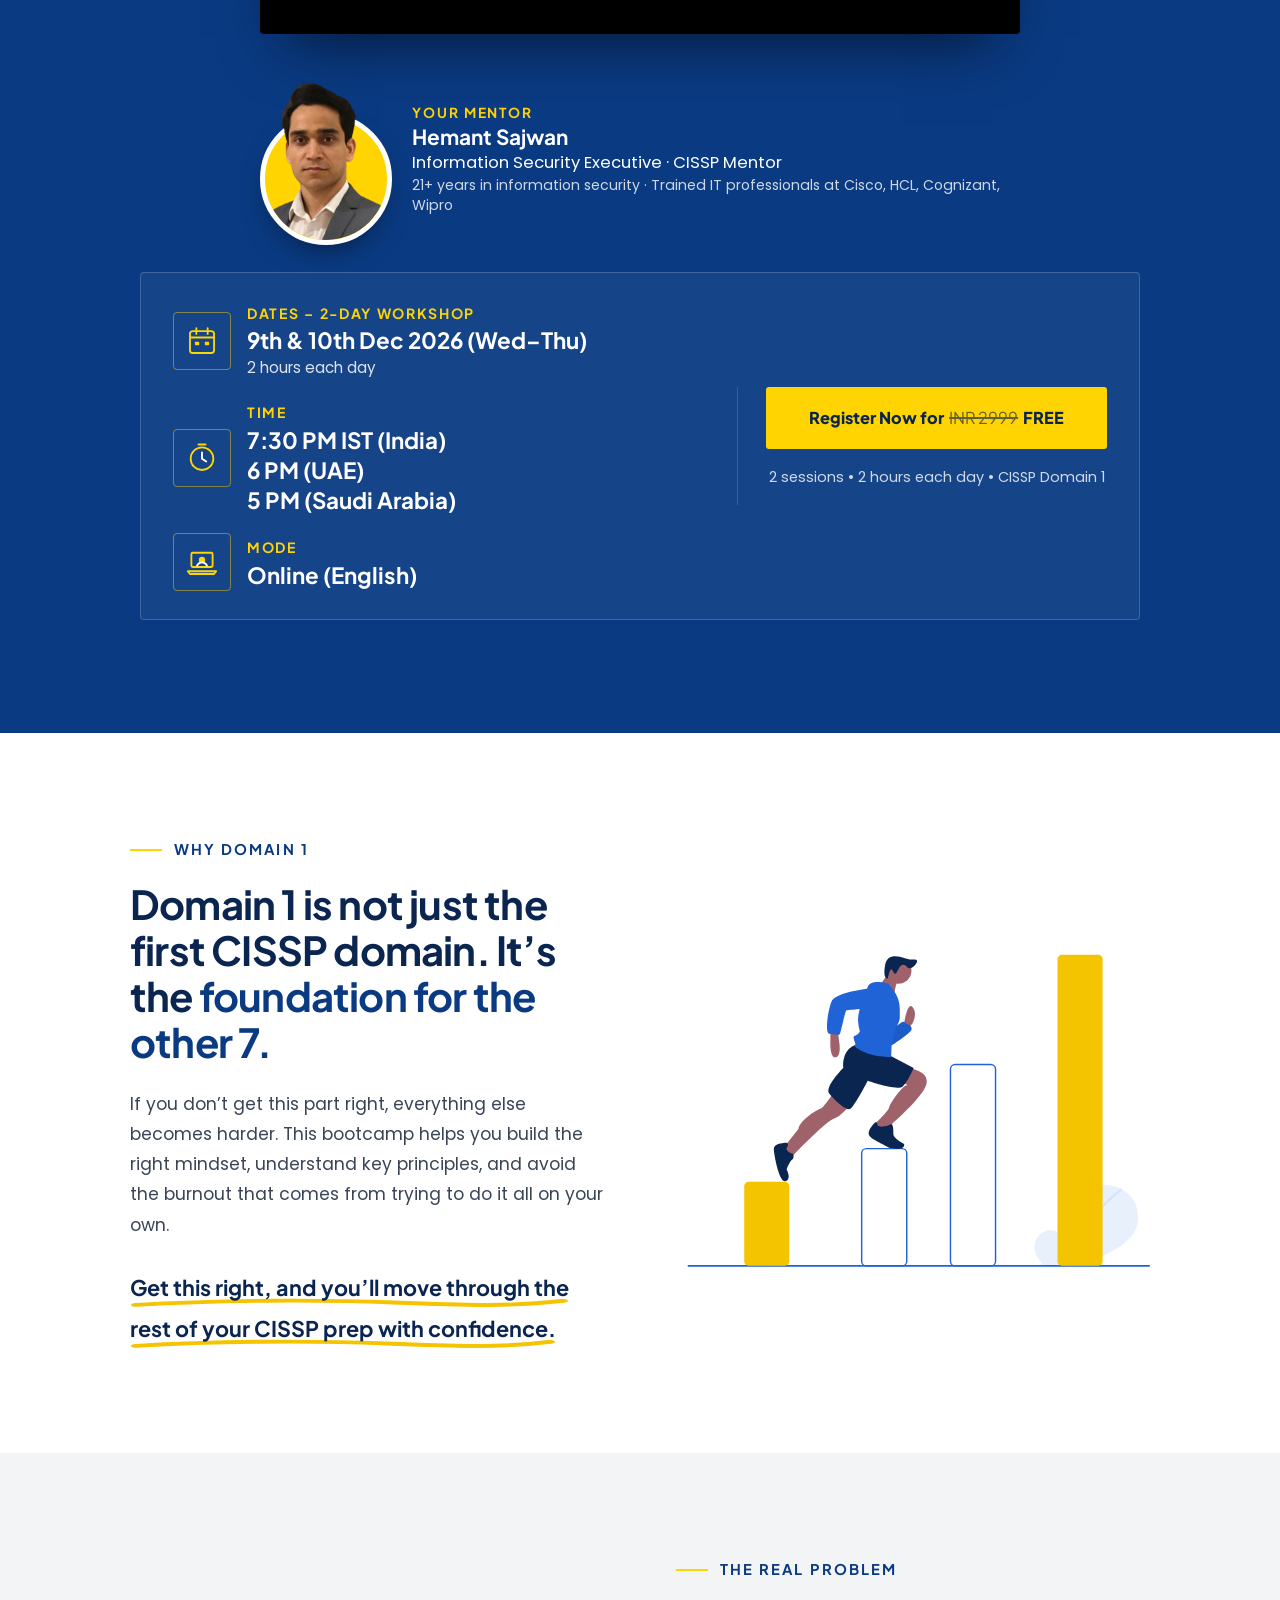
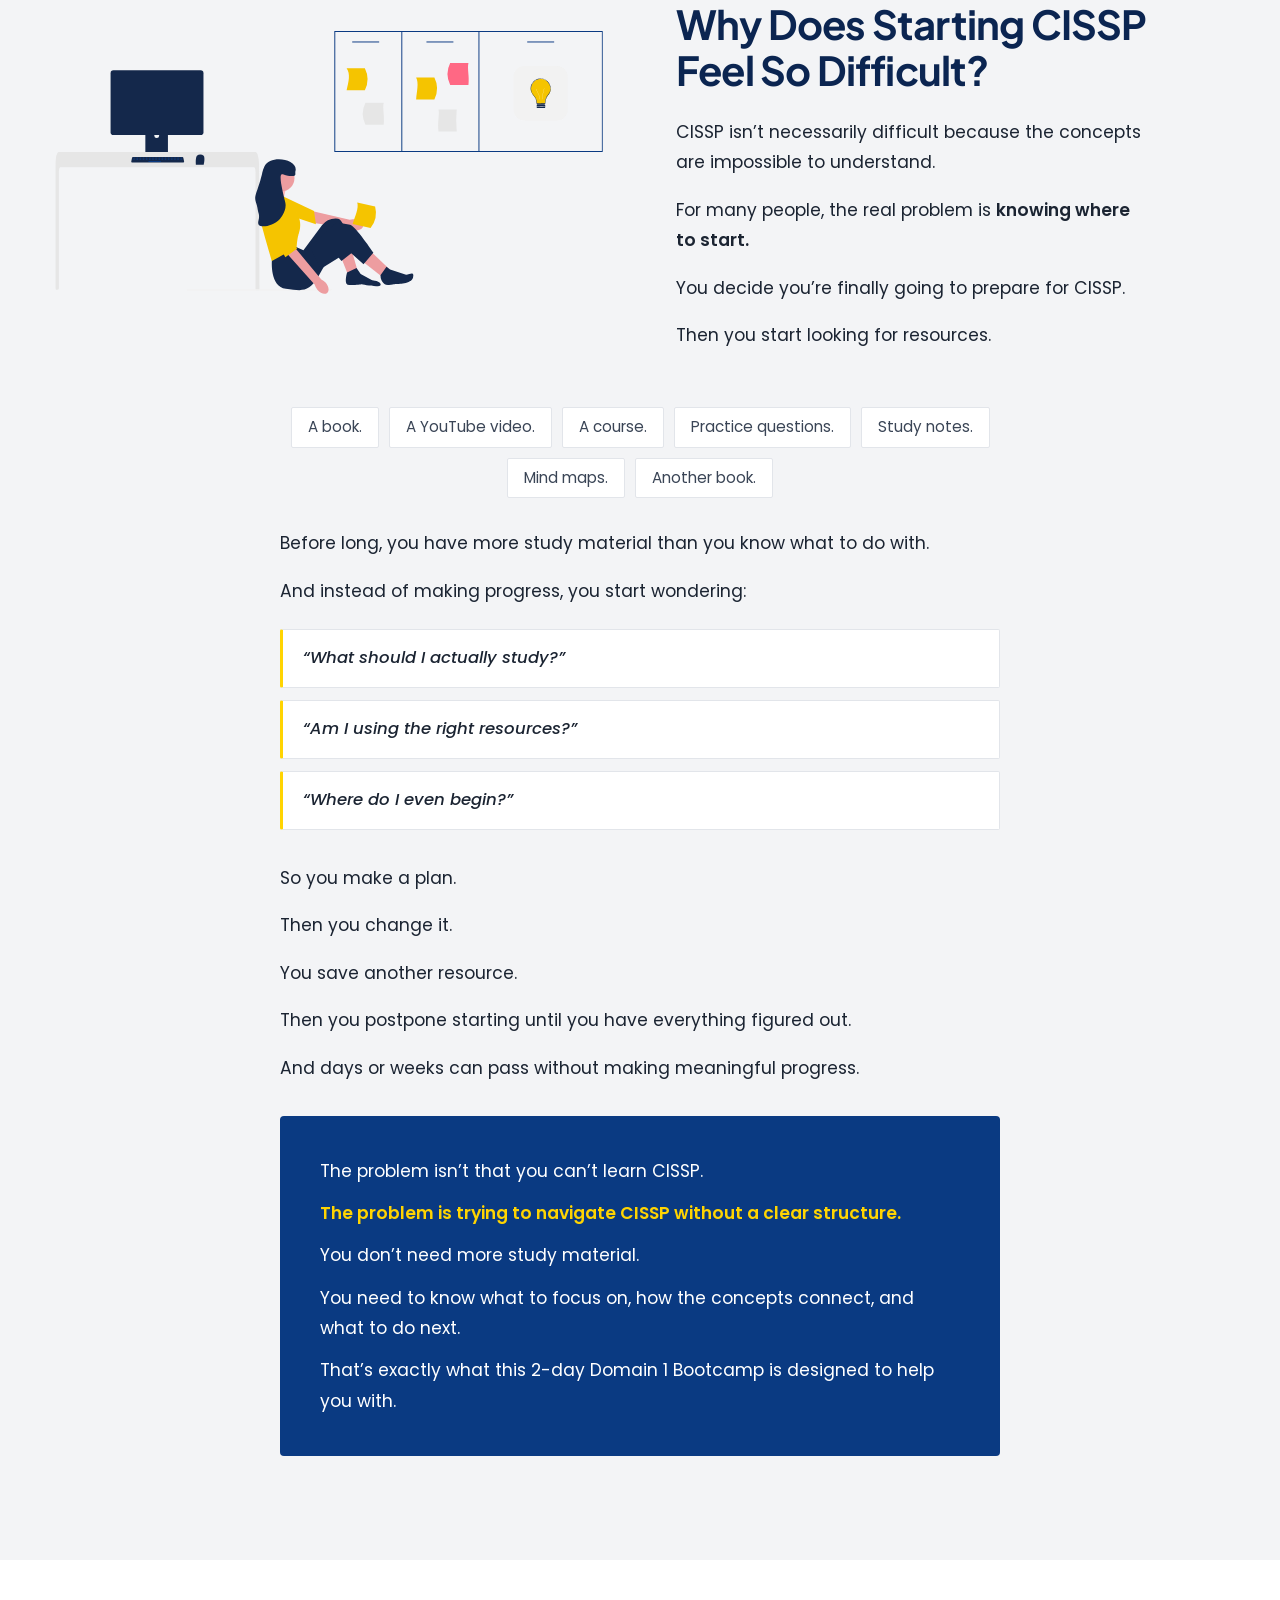
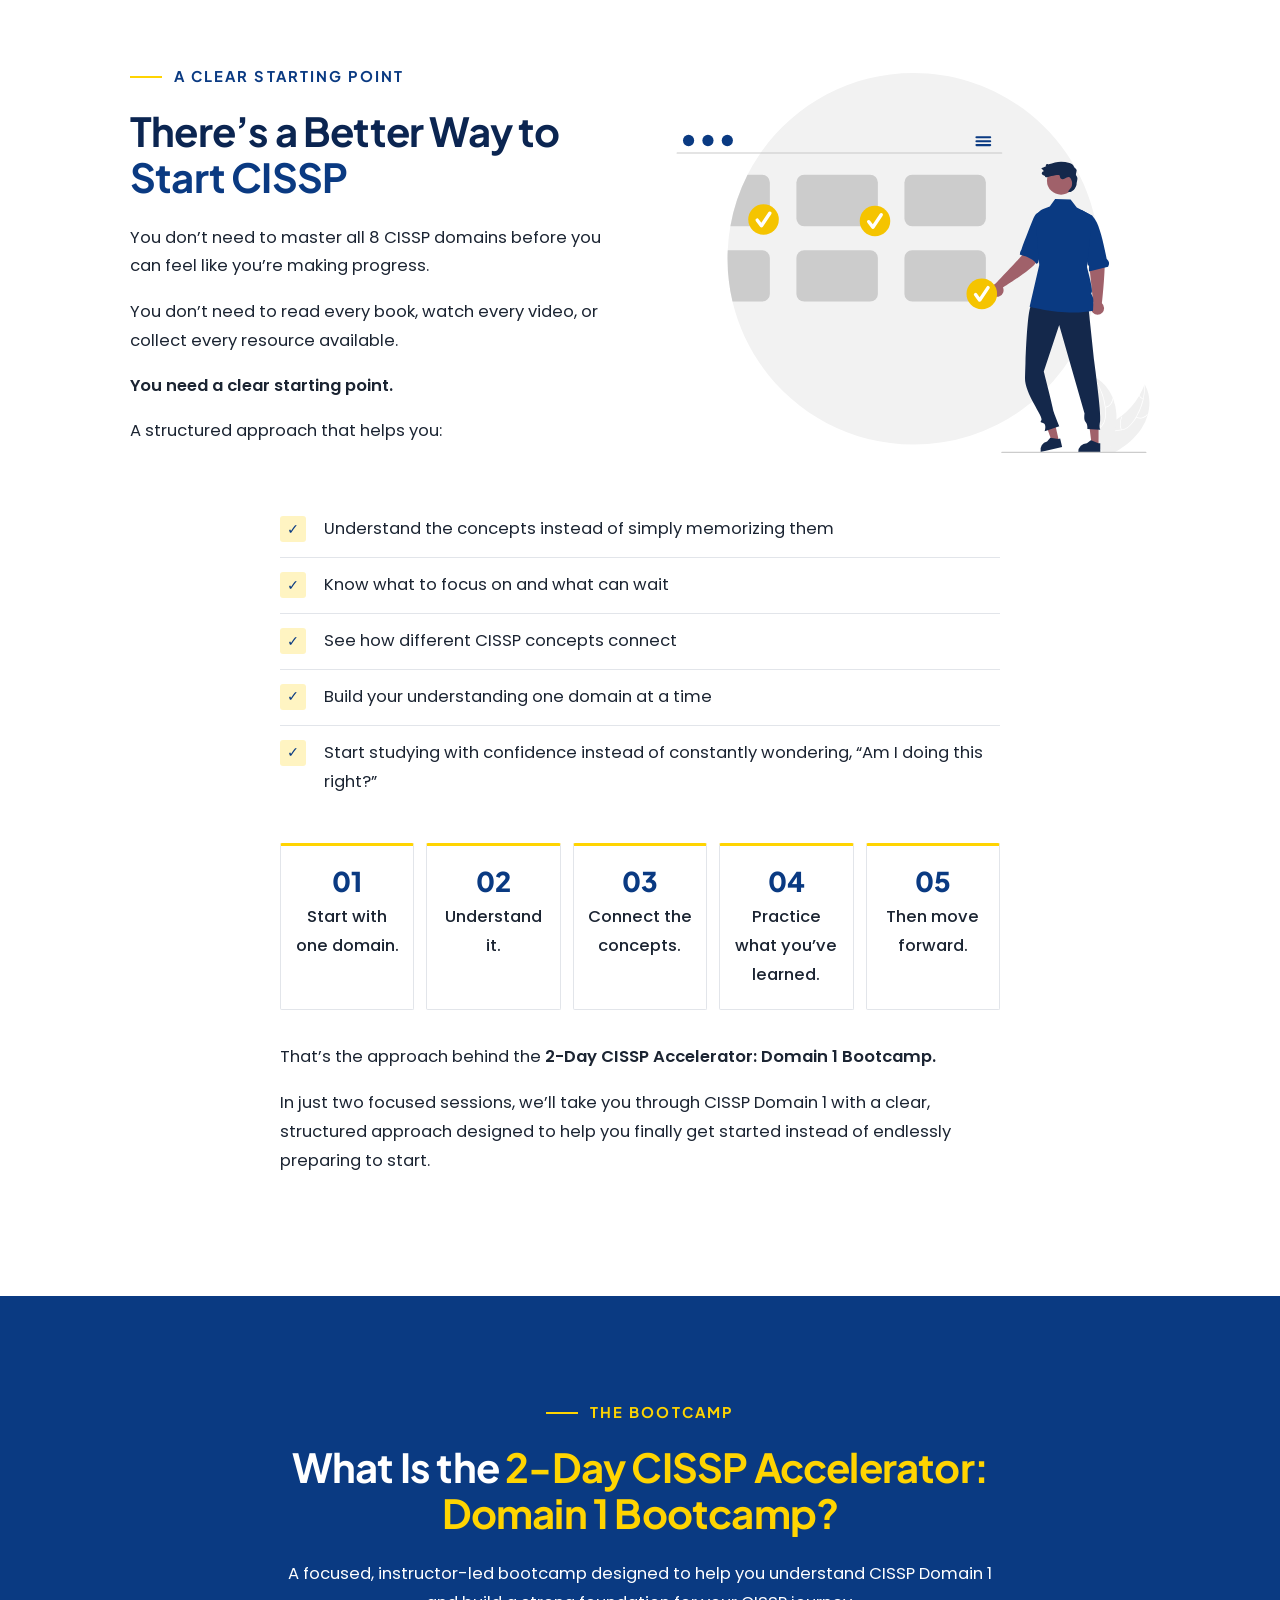
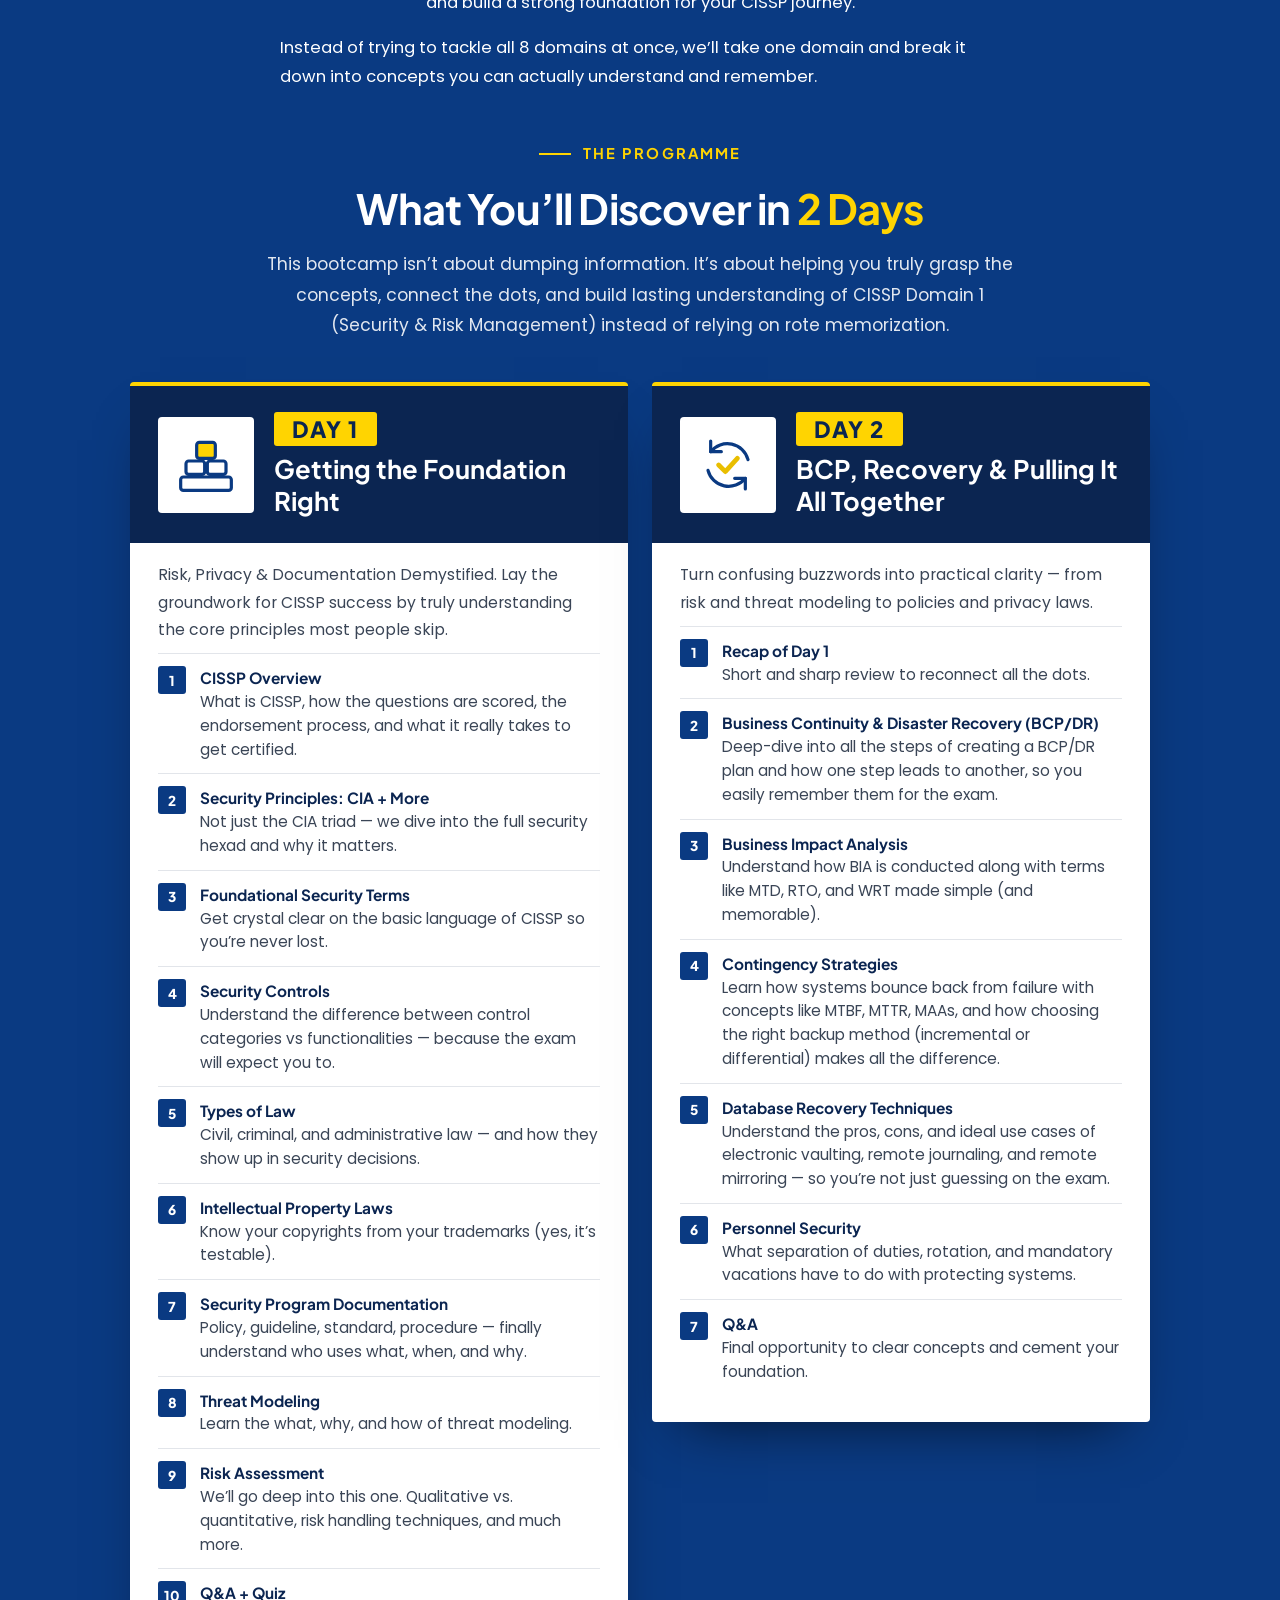
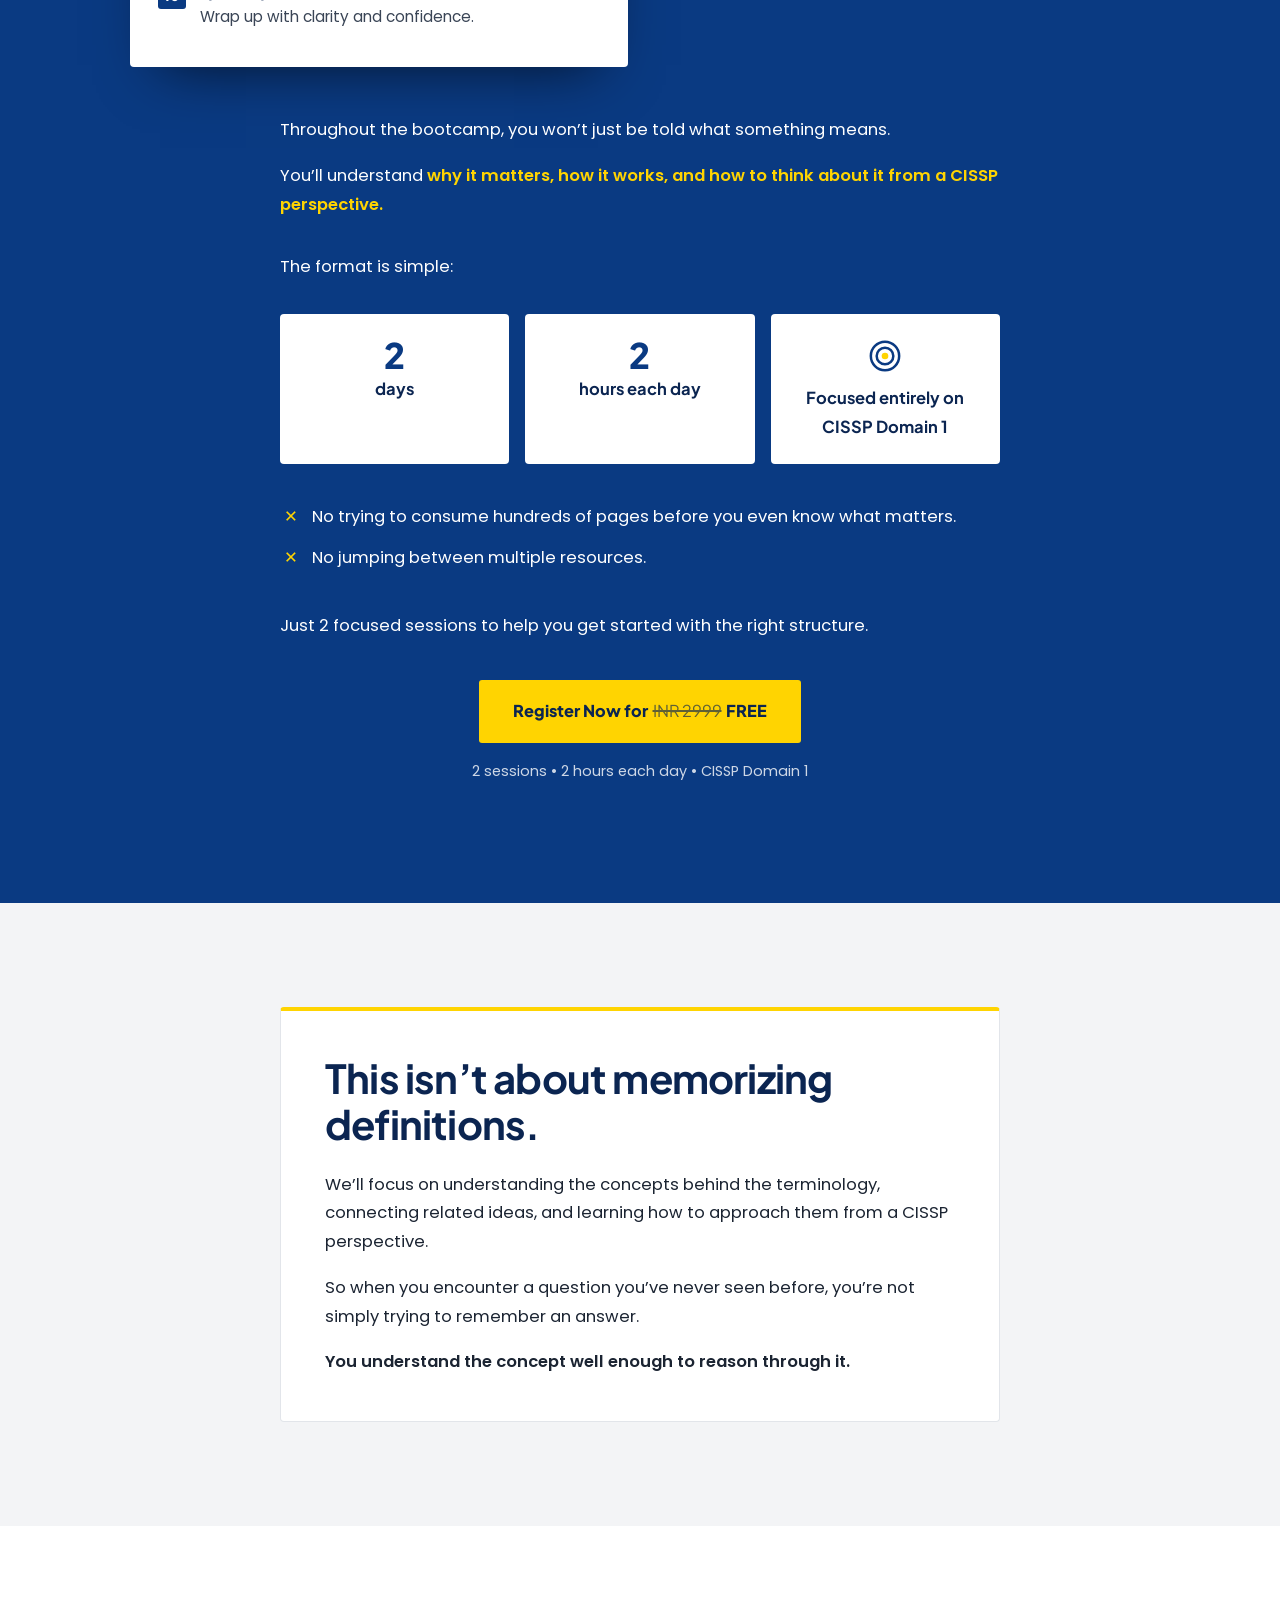
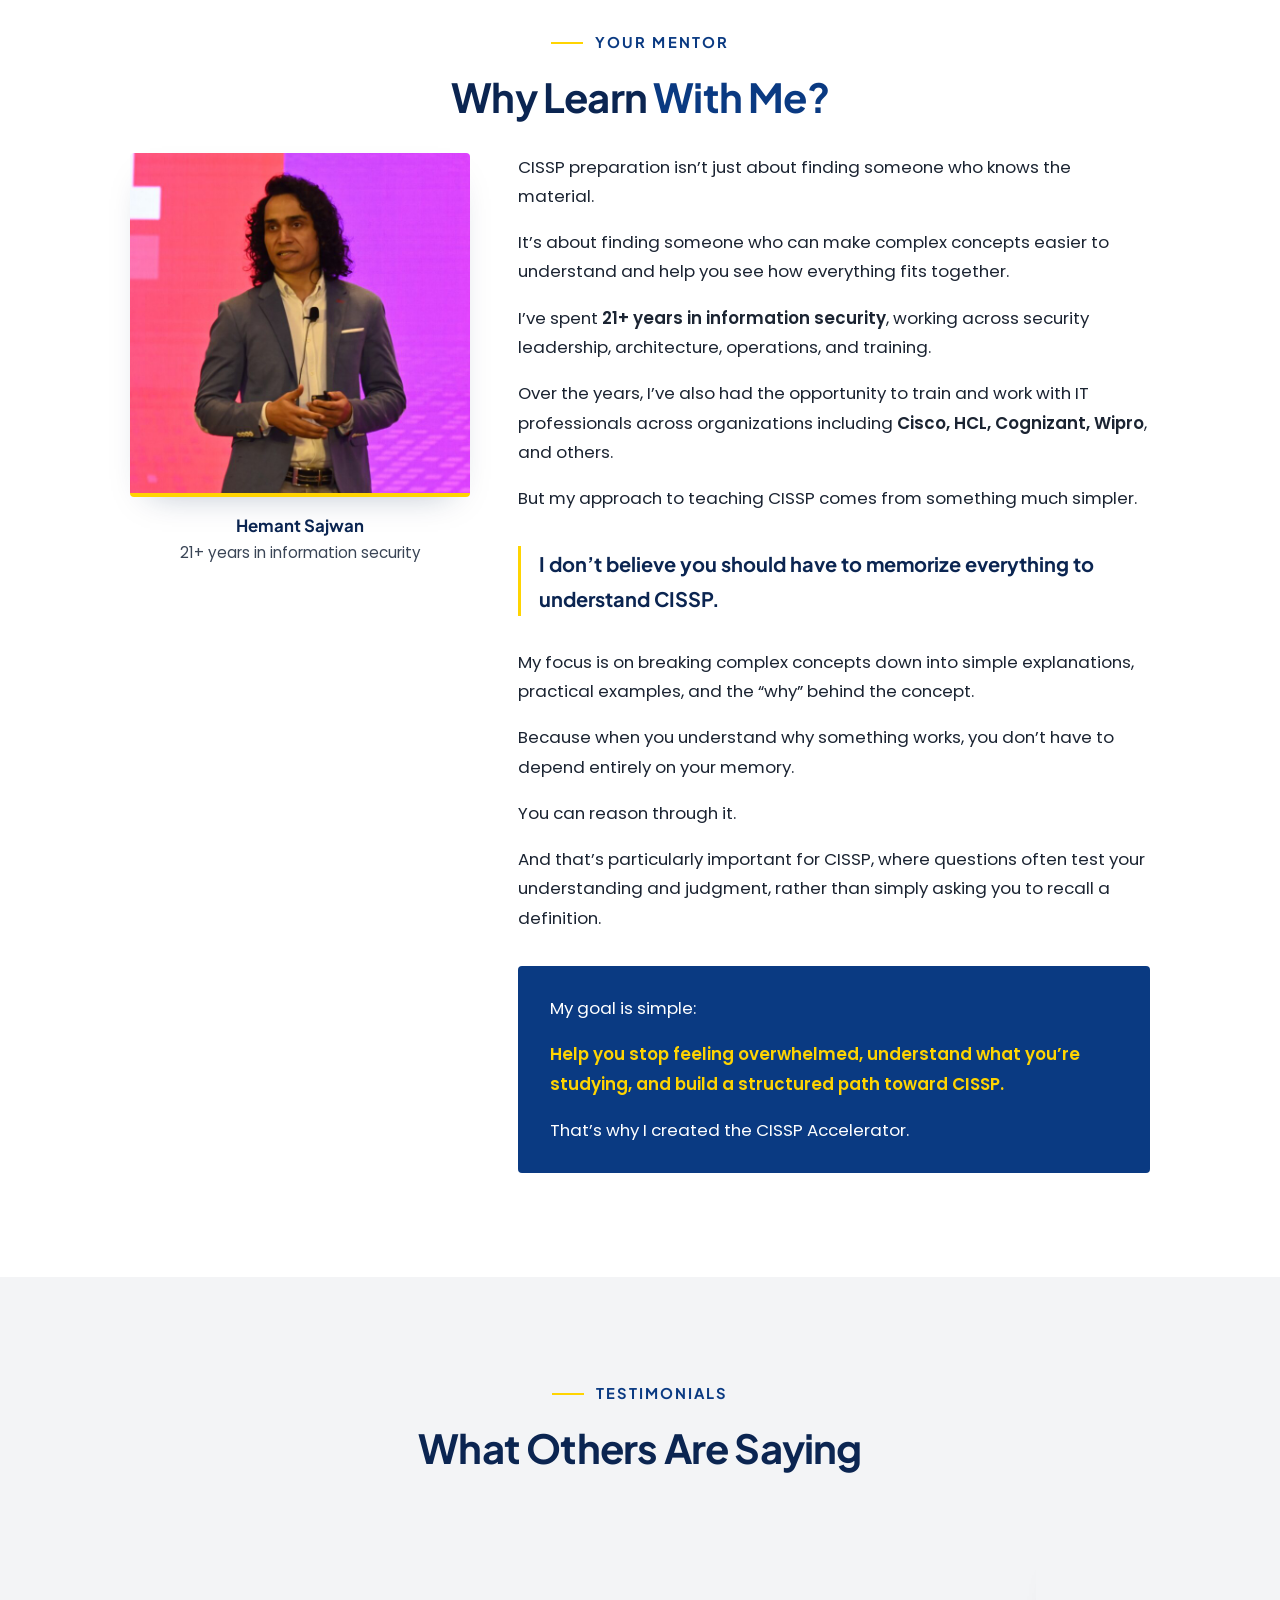
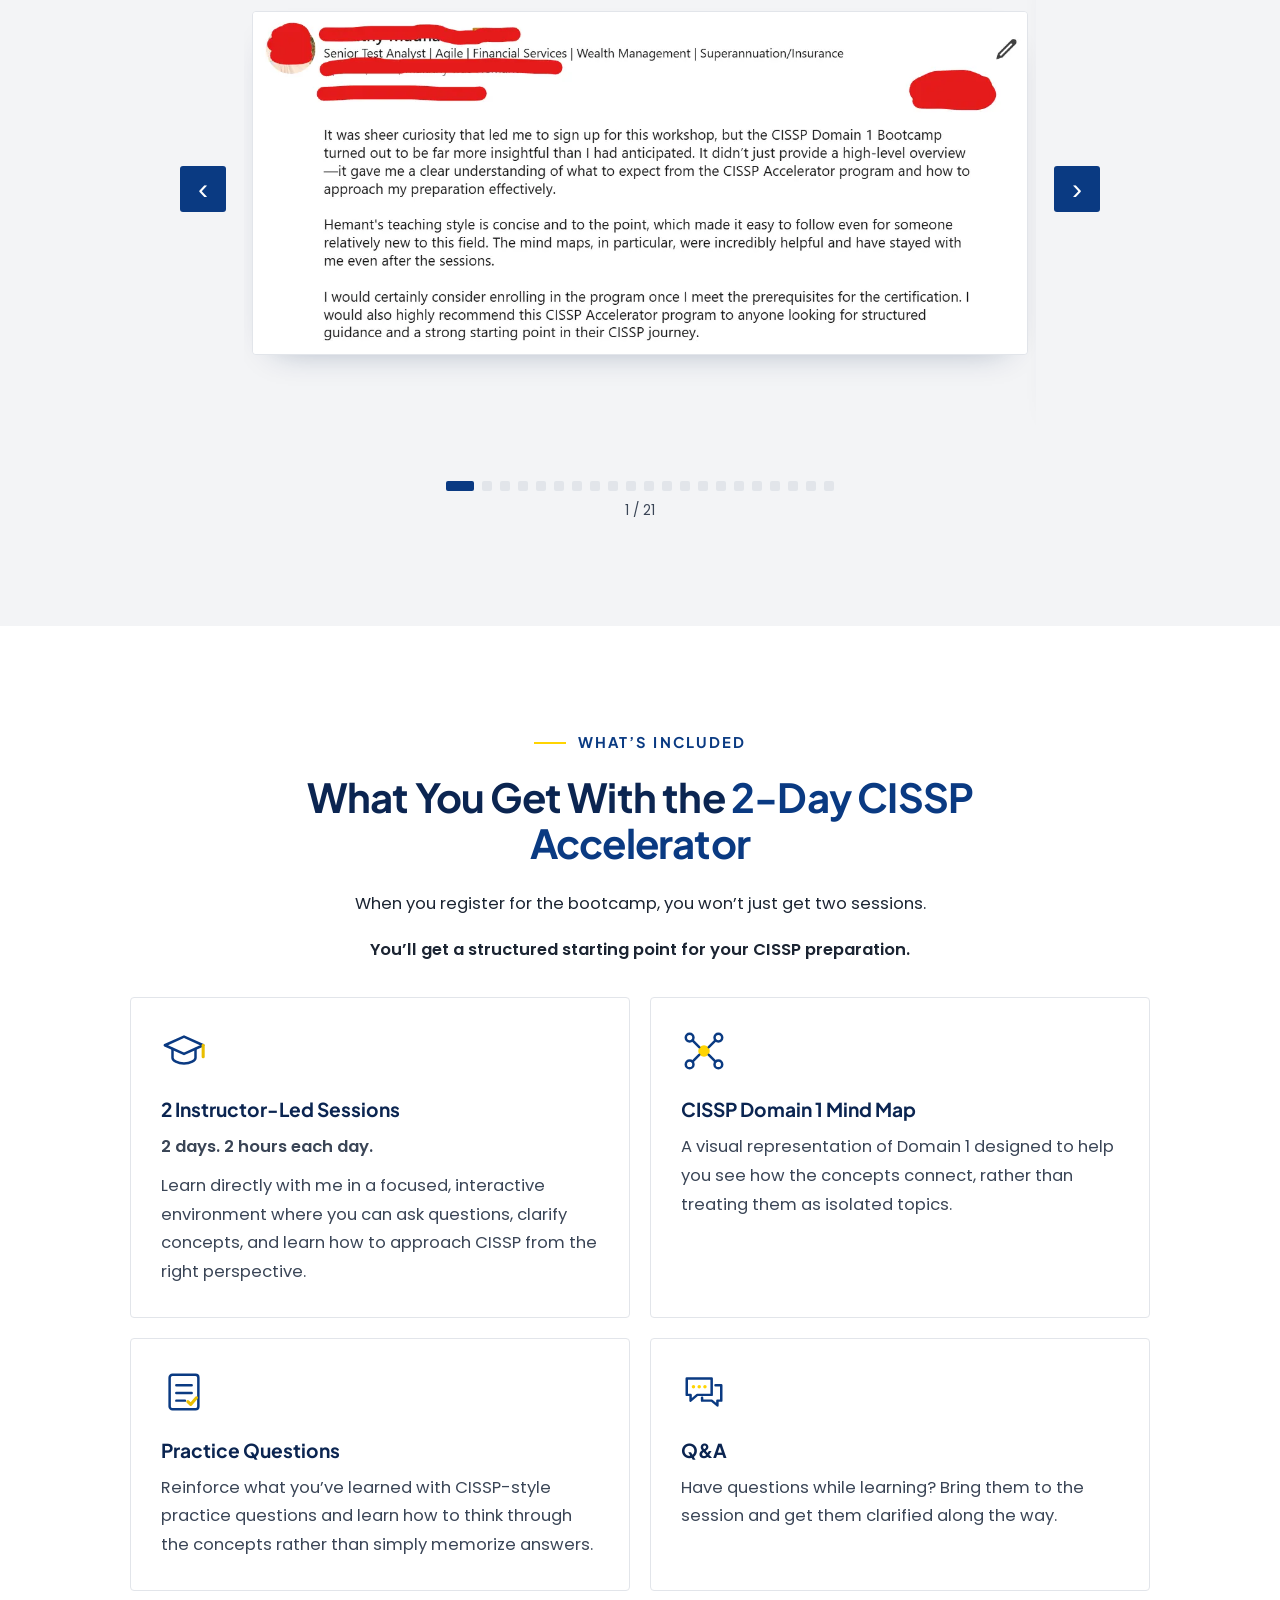
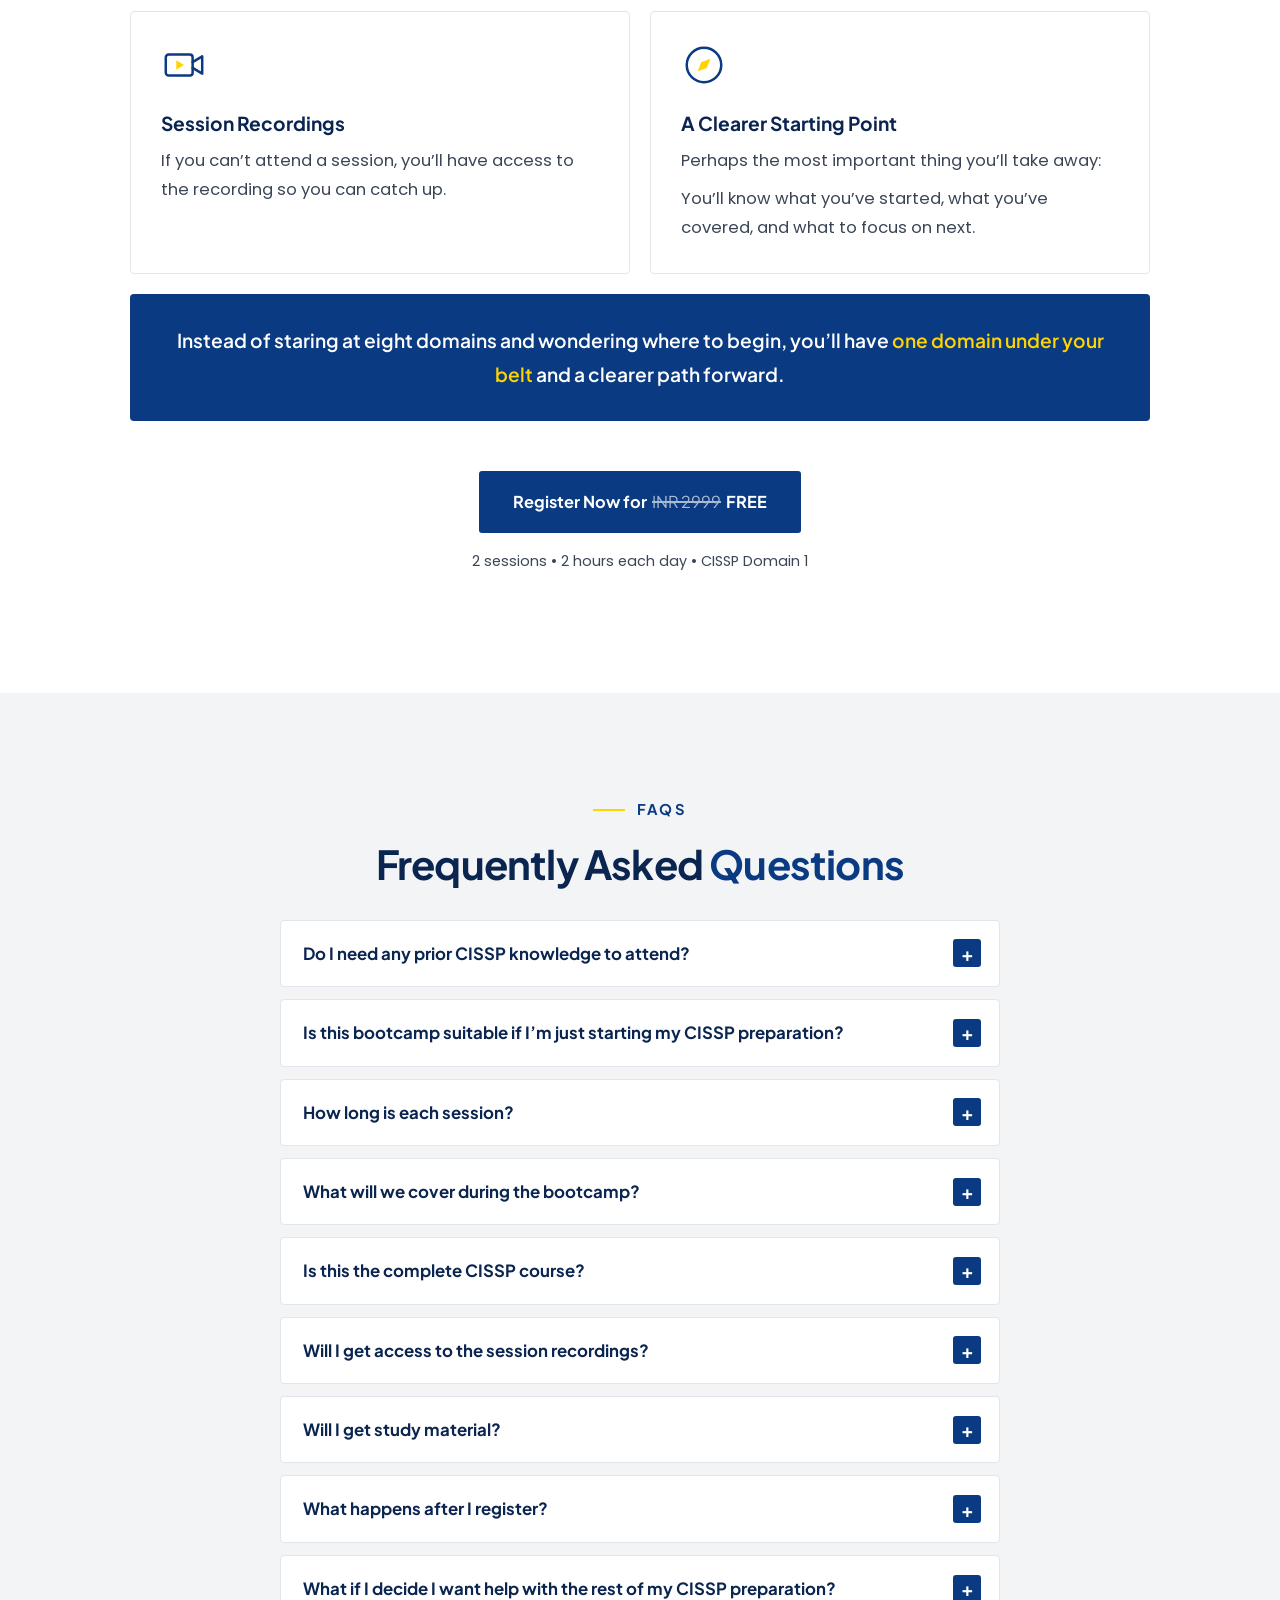
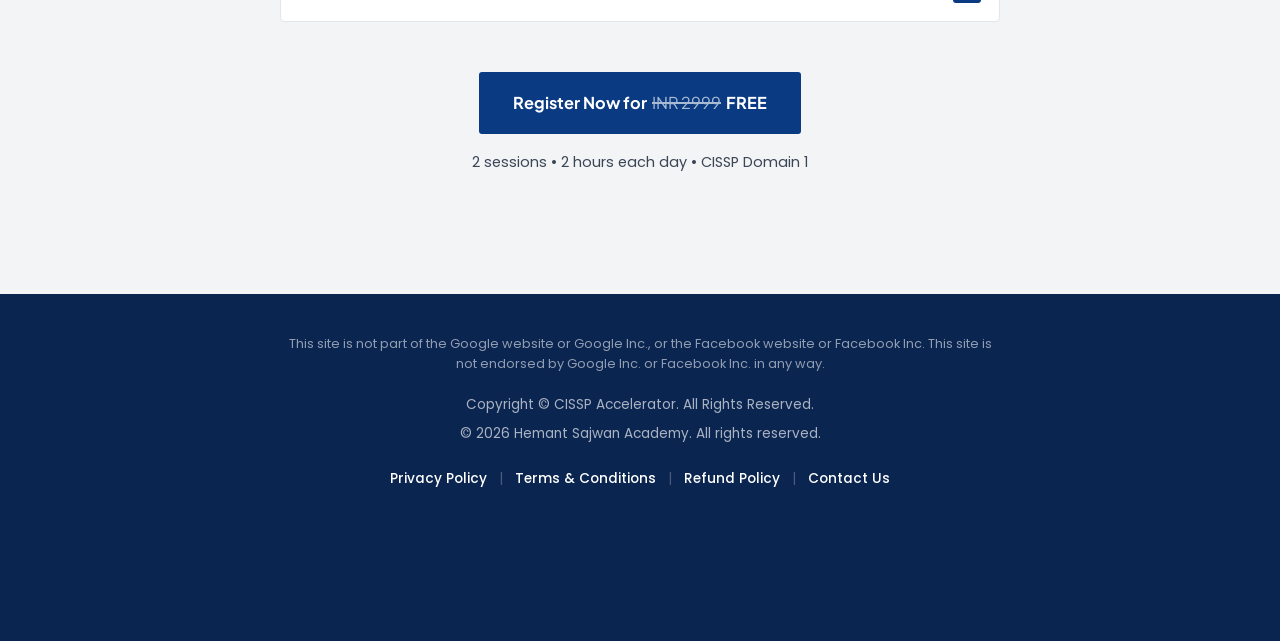
<file: free-bootcamp/index.html>
<!DOCTYPE html>
<html lang="en">
<head>
<meta charset="utf-8" />
<title>CISSP Accelerator</title>
<meta name="viewport" content="width=device-width, initial-scale=1" />
<!-- Old address: sends visitors to the new page, keeping any ?utm=… / fbclid tags -->
<link rel="canonical" href="https://cisspaccelerator.com/fve/" />
<script>location.replace("../fve/" + location.search + location.hash);</script>
<meta http-equiv="refresh" content="0; url=../fve/" />
</head>
<body><p><a href="../fve/">Continue to the CISSP Accelerator bootcamp page</a></p></body>
</html>
</file>
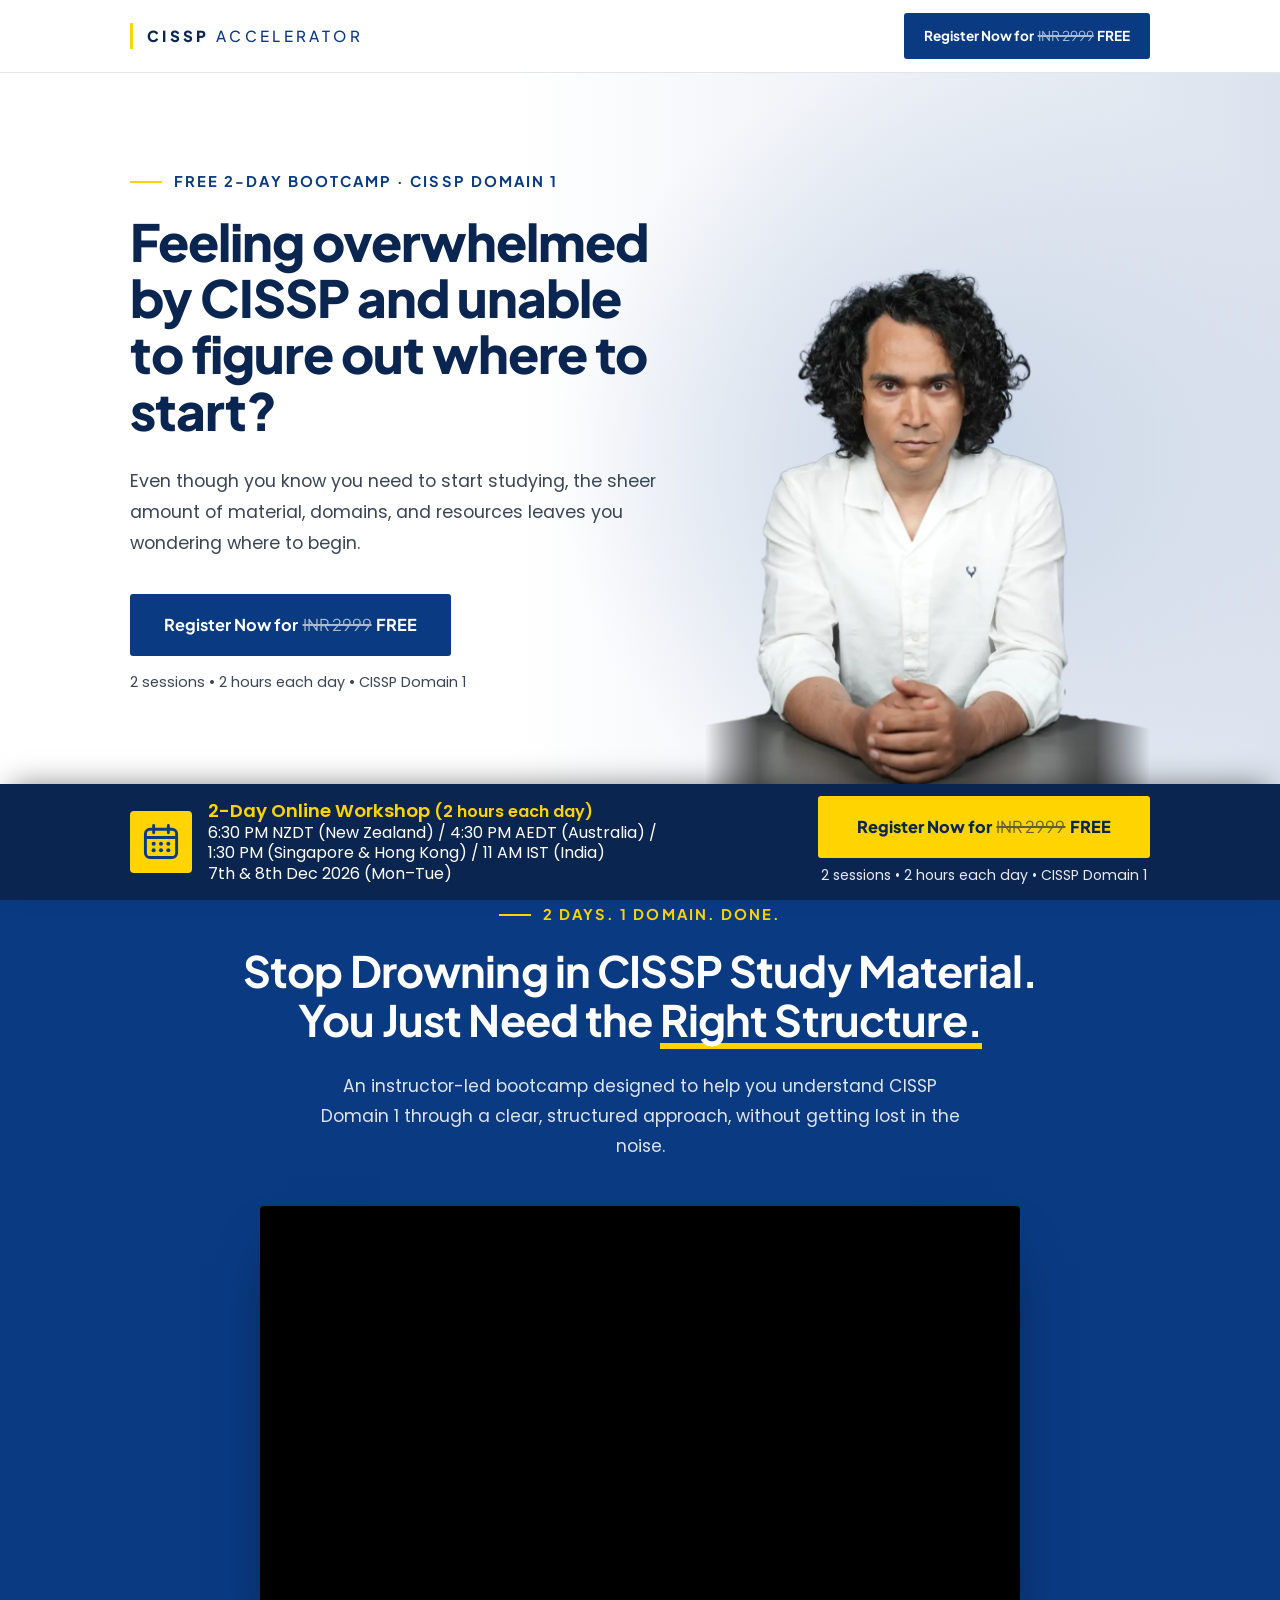
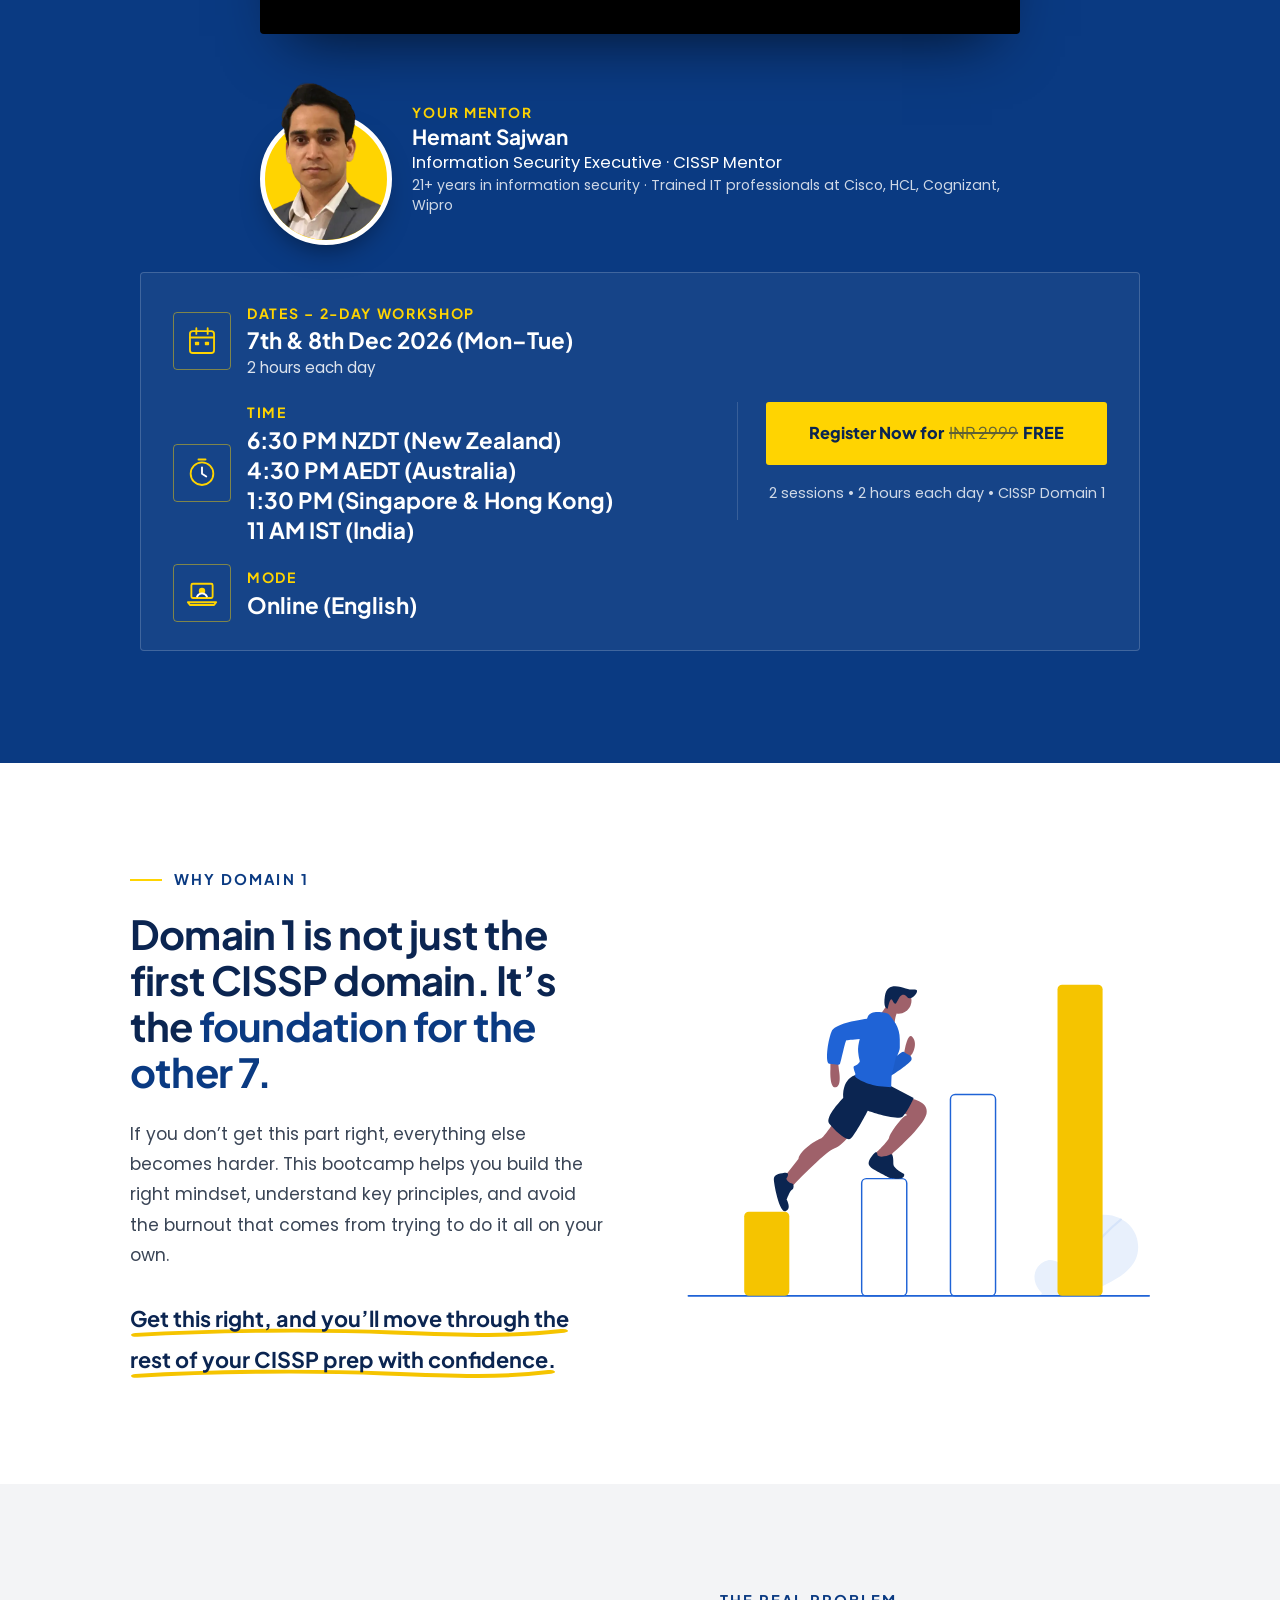
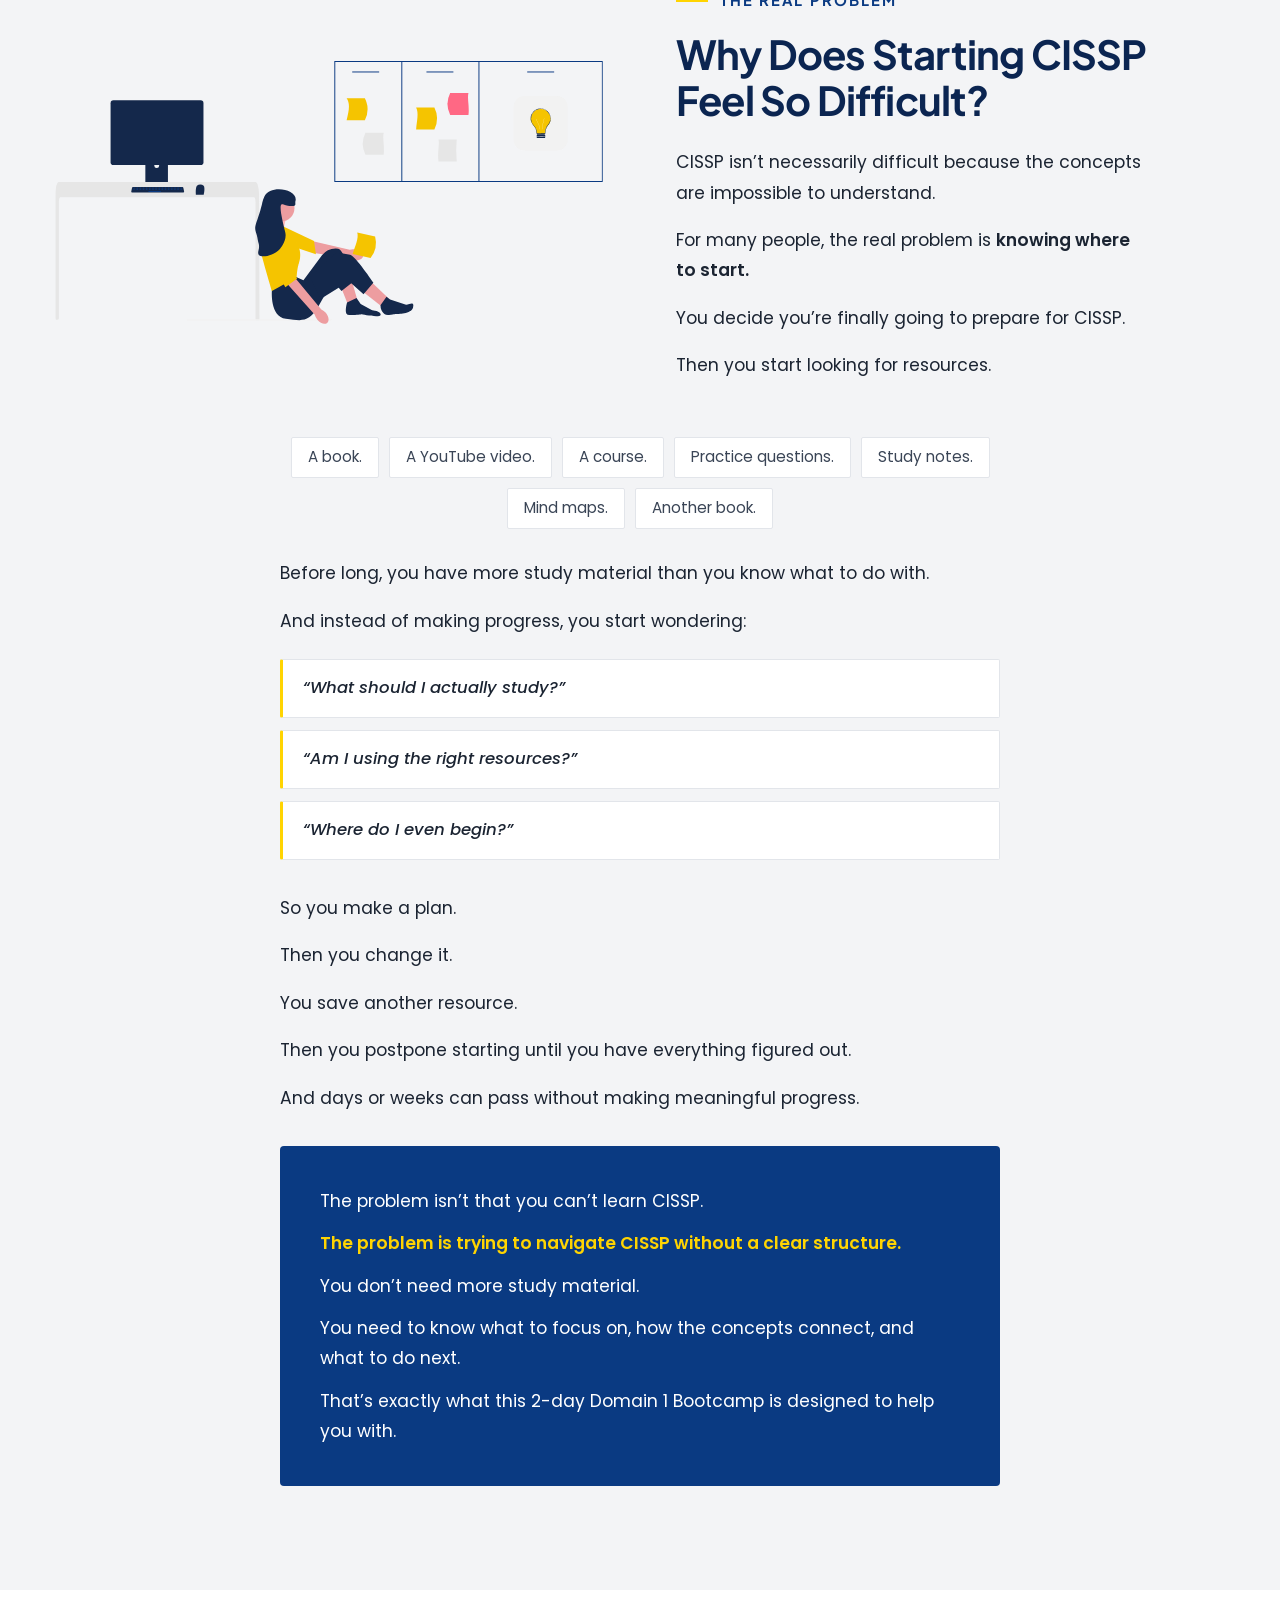
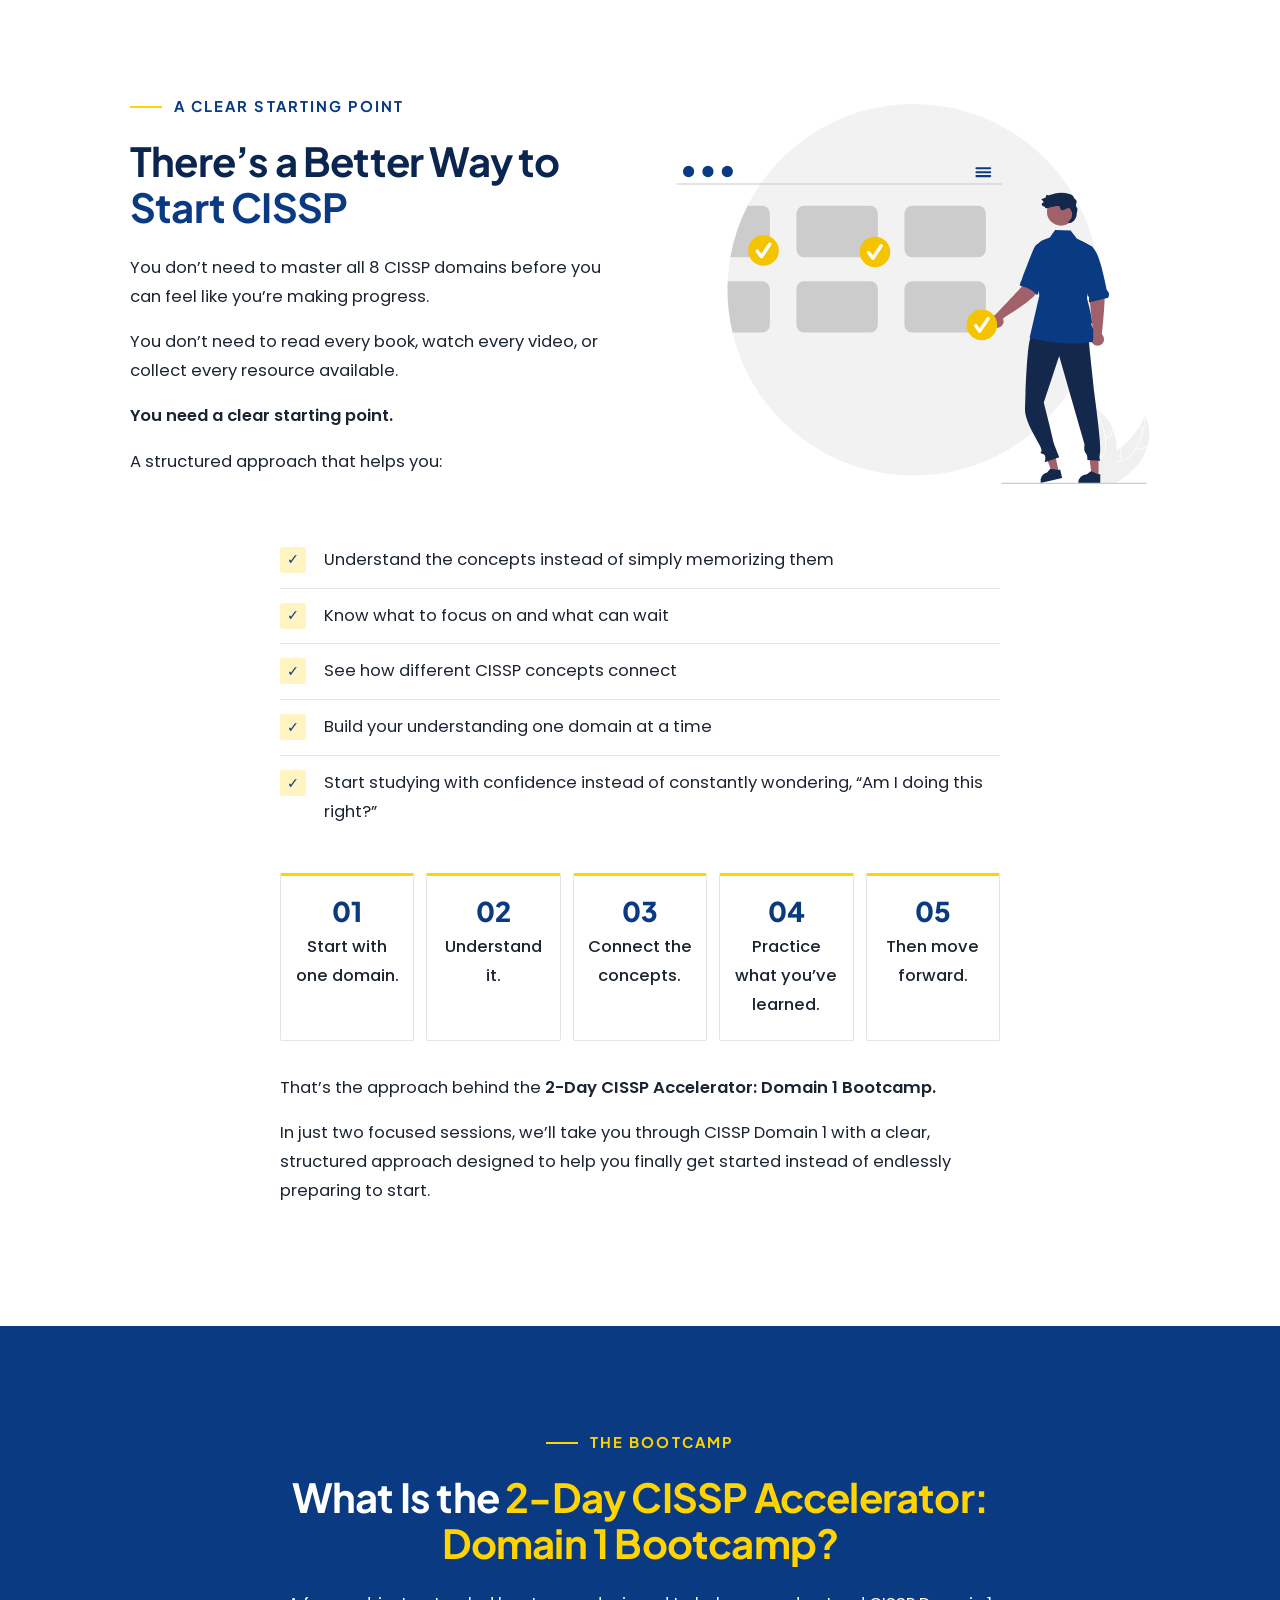
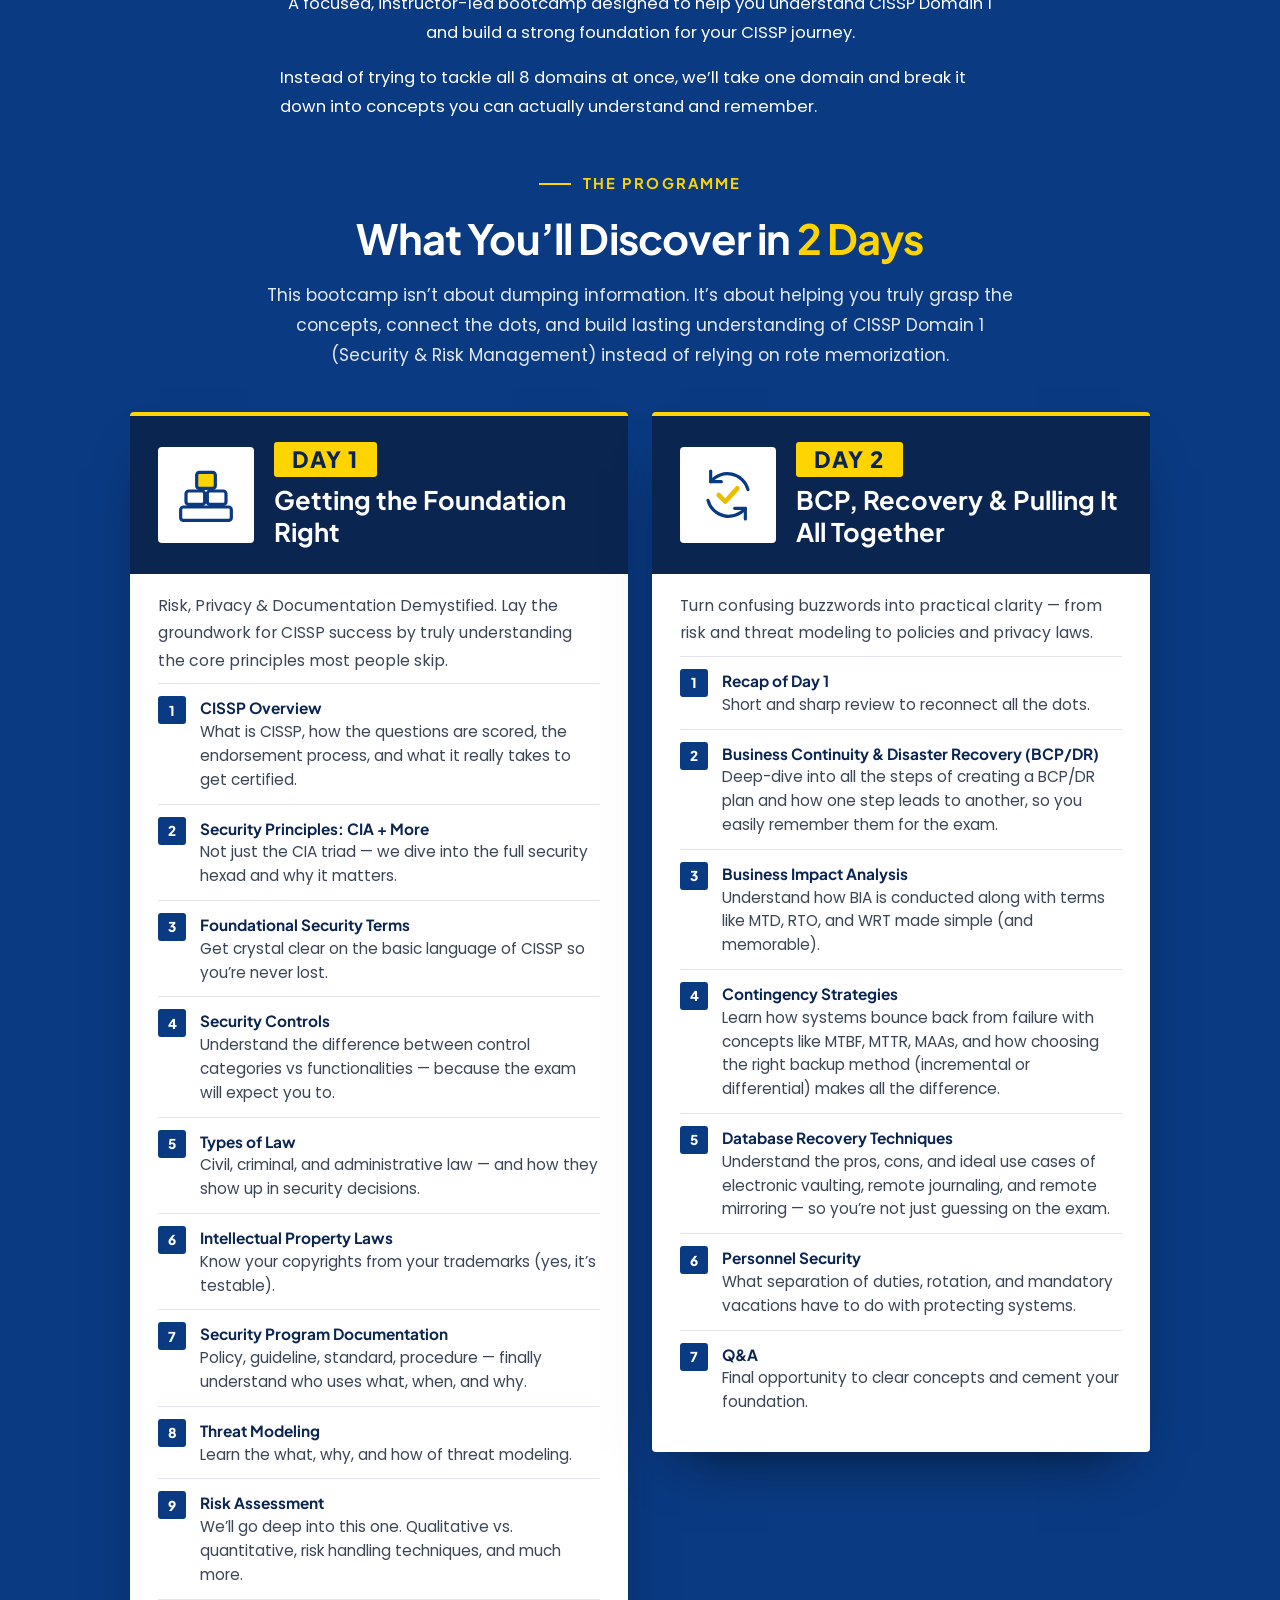
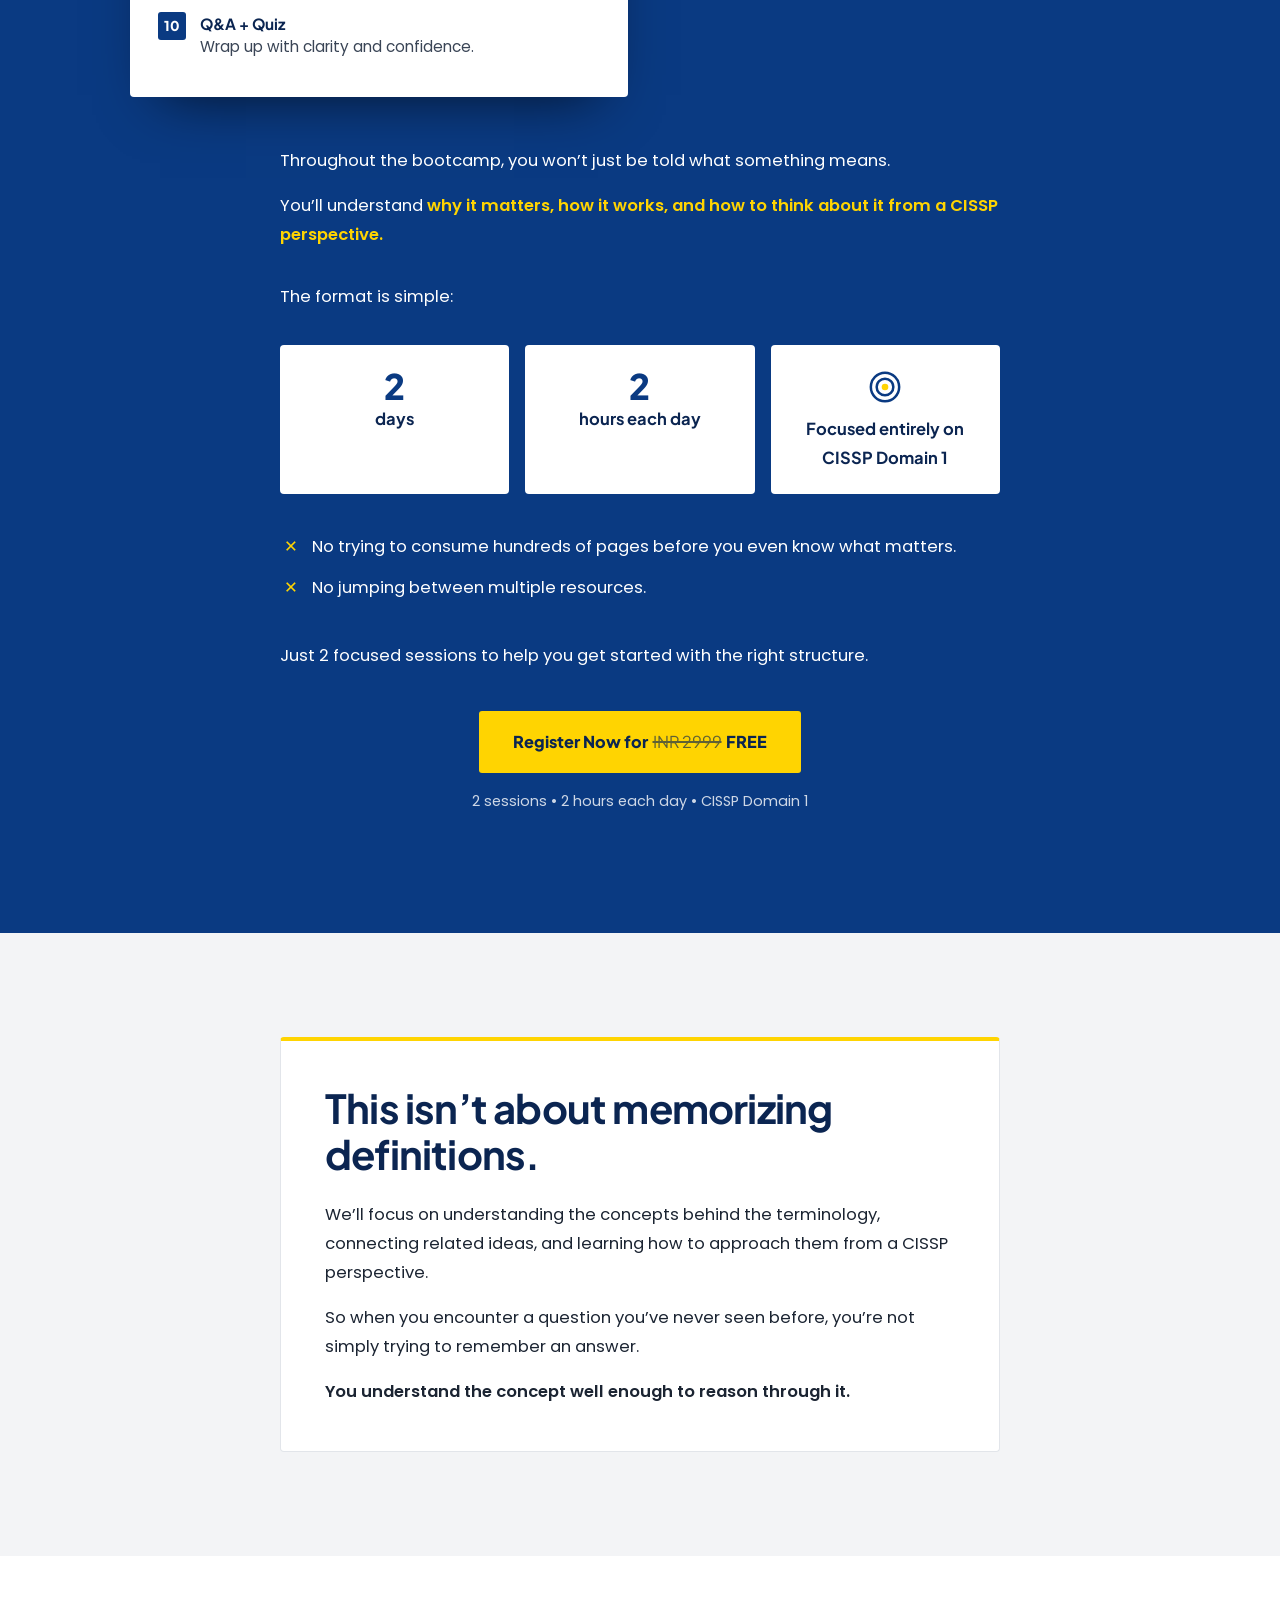
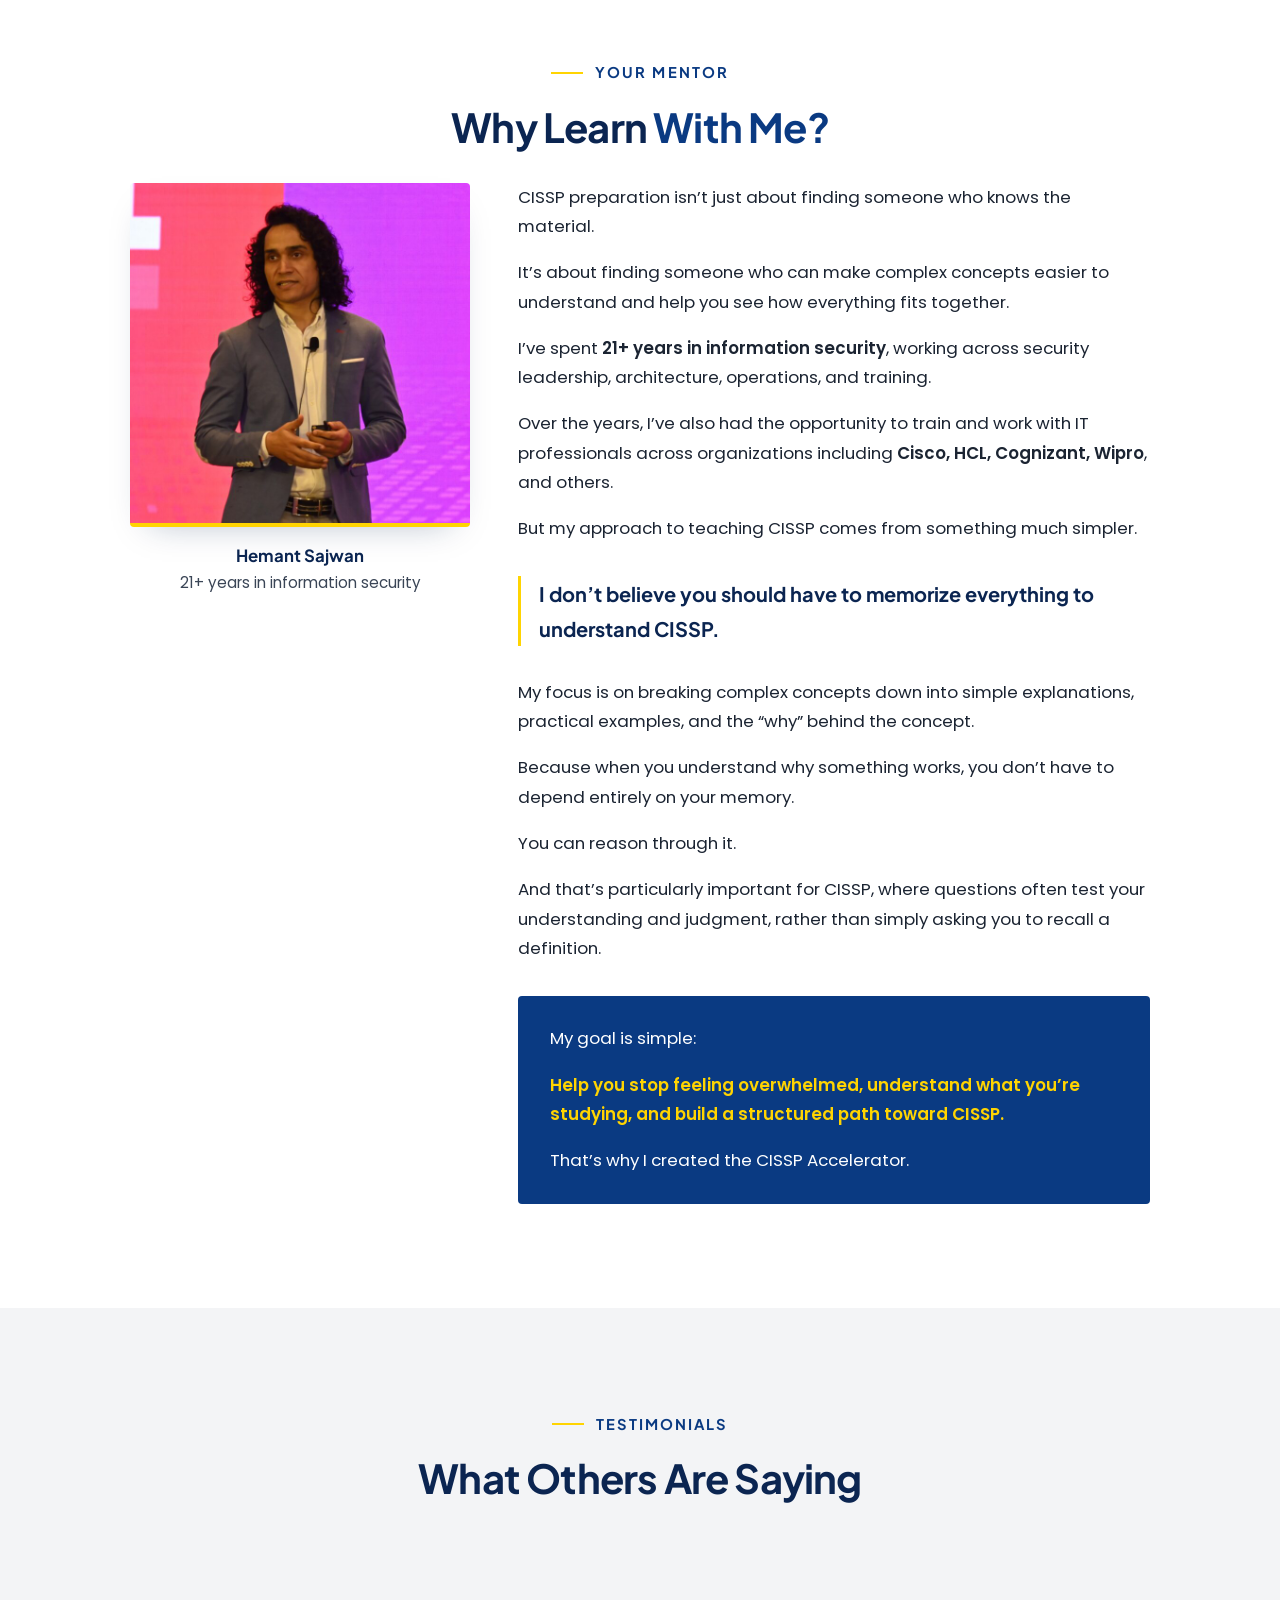
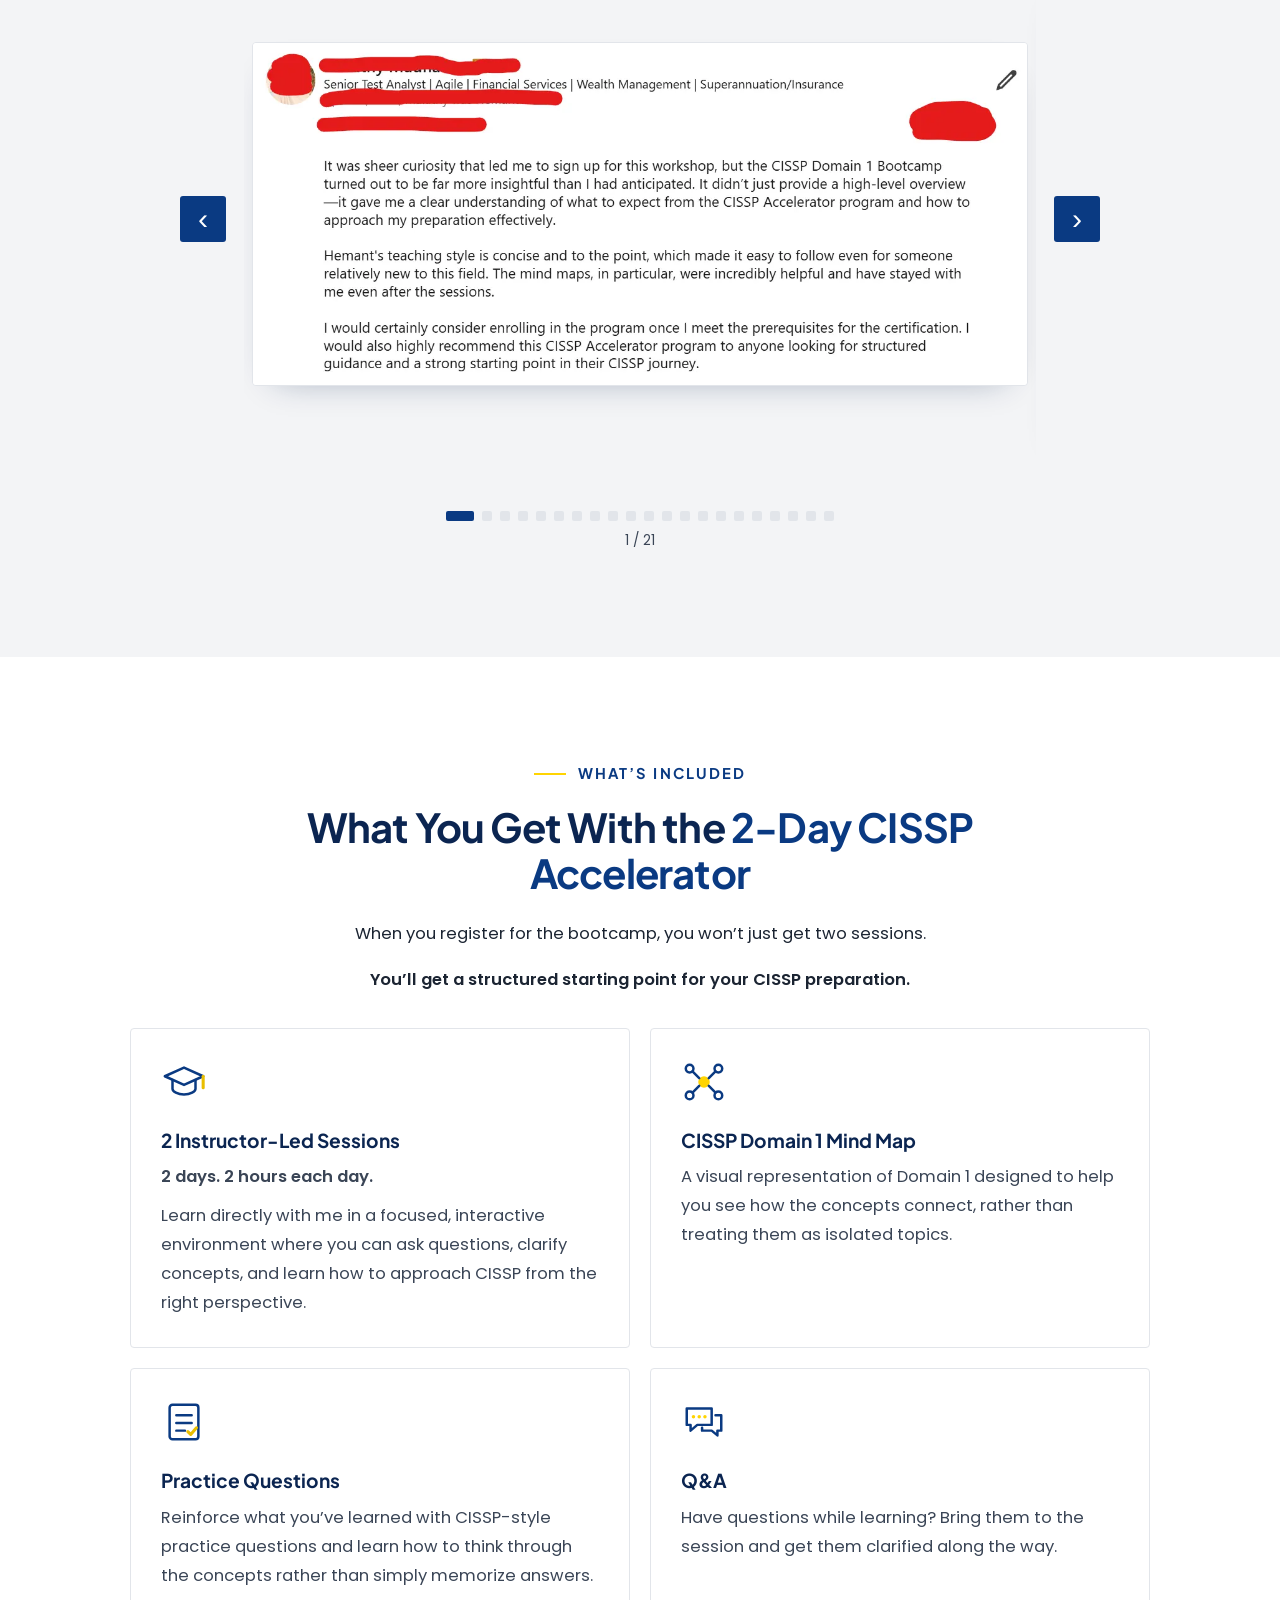
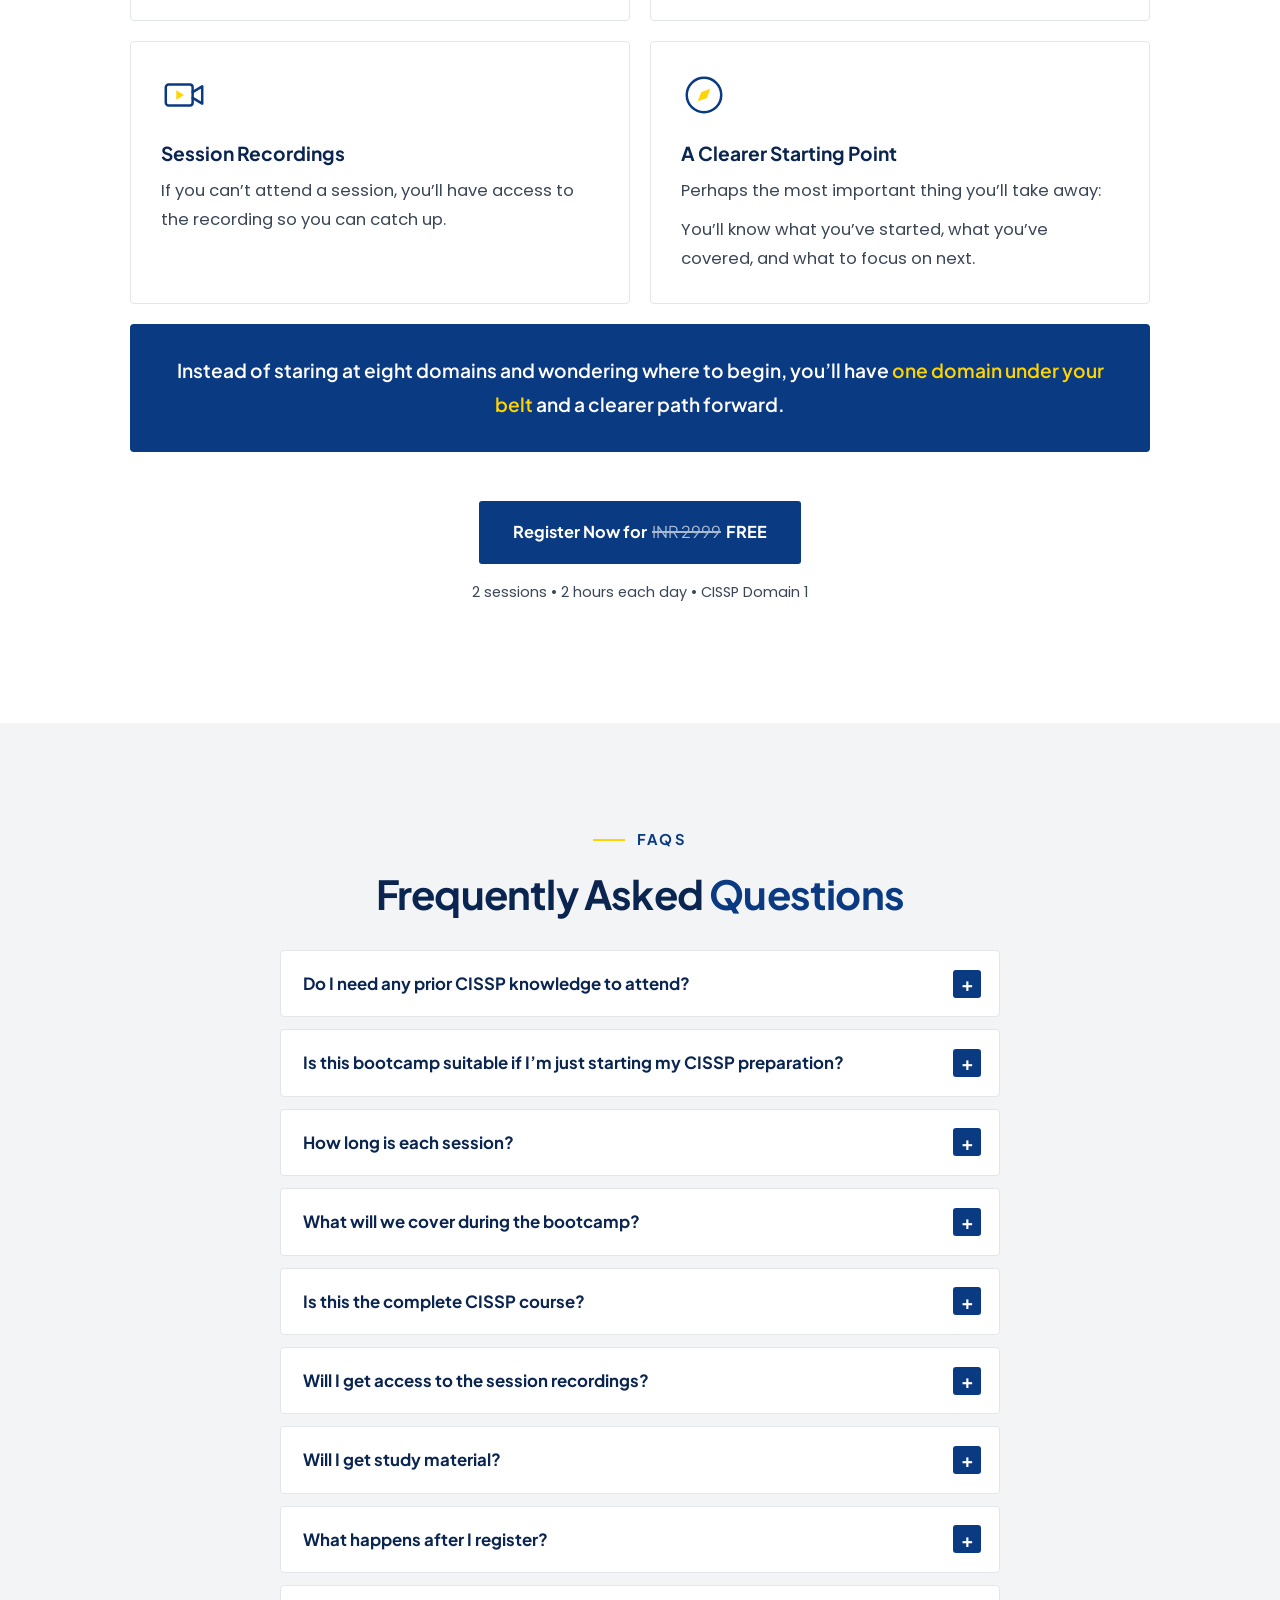
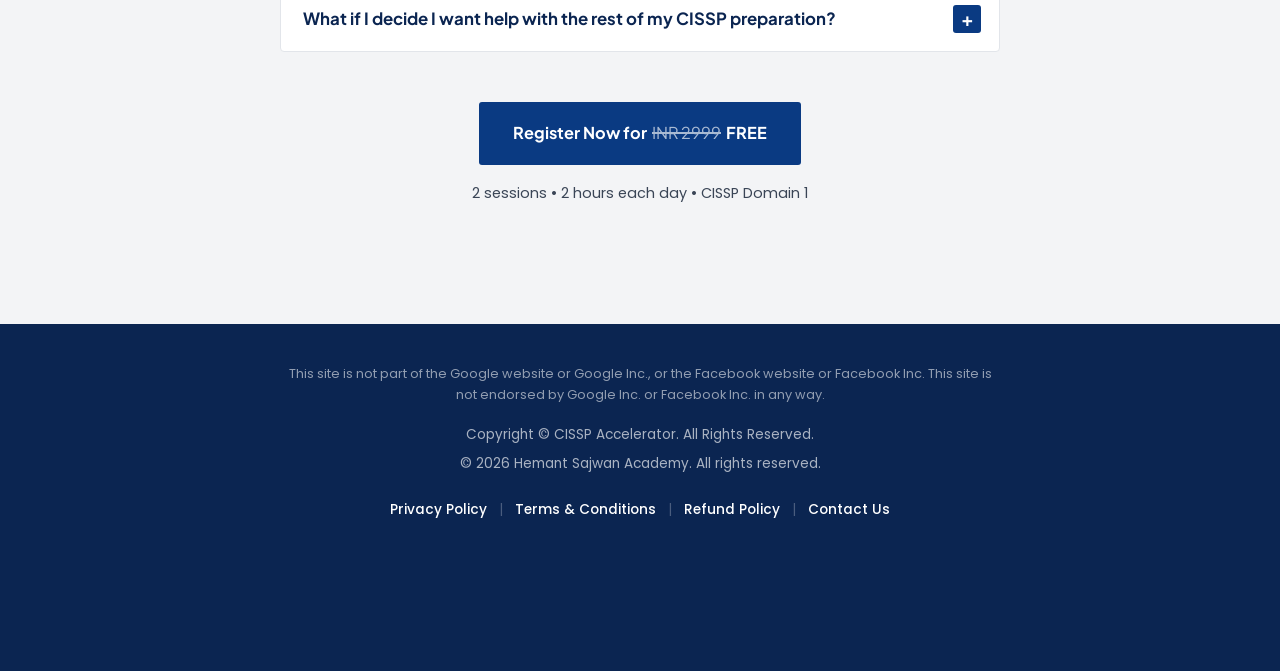
<file: free/index.html>
<!DOCTYPE html>
<html lang="en">
<head>
<meta charset="utf-8" />
<title>CISSP Accelerator</title>
<meta name="viewport" content="width=device-width, initial-scale=1" />
<!-- Old address: sends visitors to the new page, keeping any ?utm=… / fbclid tags -->
<link rel="canonical" href="https://cisspaccelerator.com/fvm/" />
<script>location.replace("../fvm/" + location.search + location.hash);</script>
<meta http-equiv="refresh" content="0; url=../fvm/" />
</head>
<body><p><a href="../fvm/">Continue to the CISSP Accelerator bootcamp page</a></p></body>
</html>
</file>
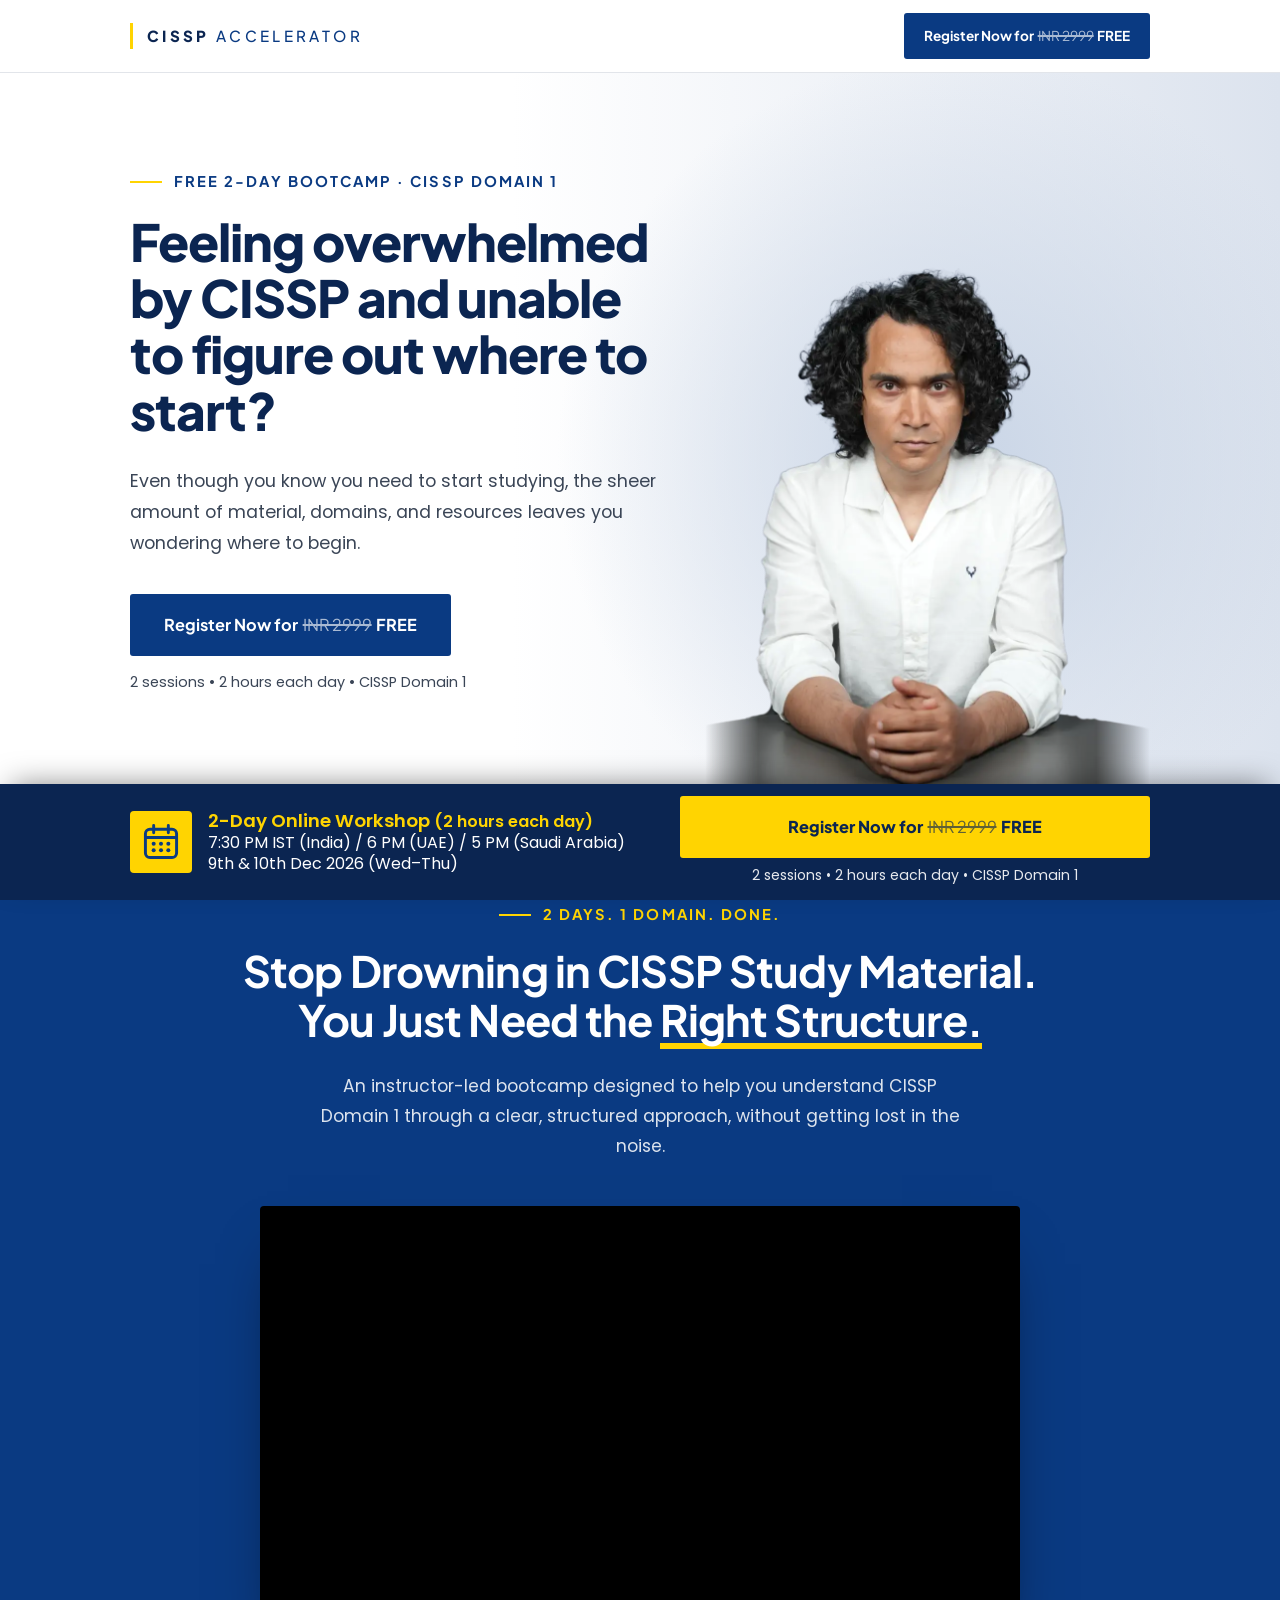
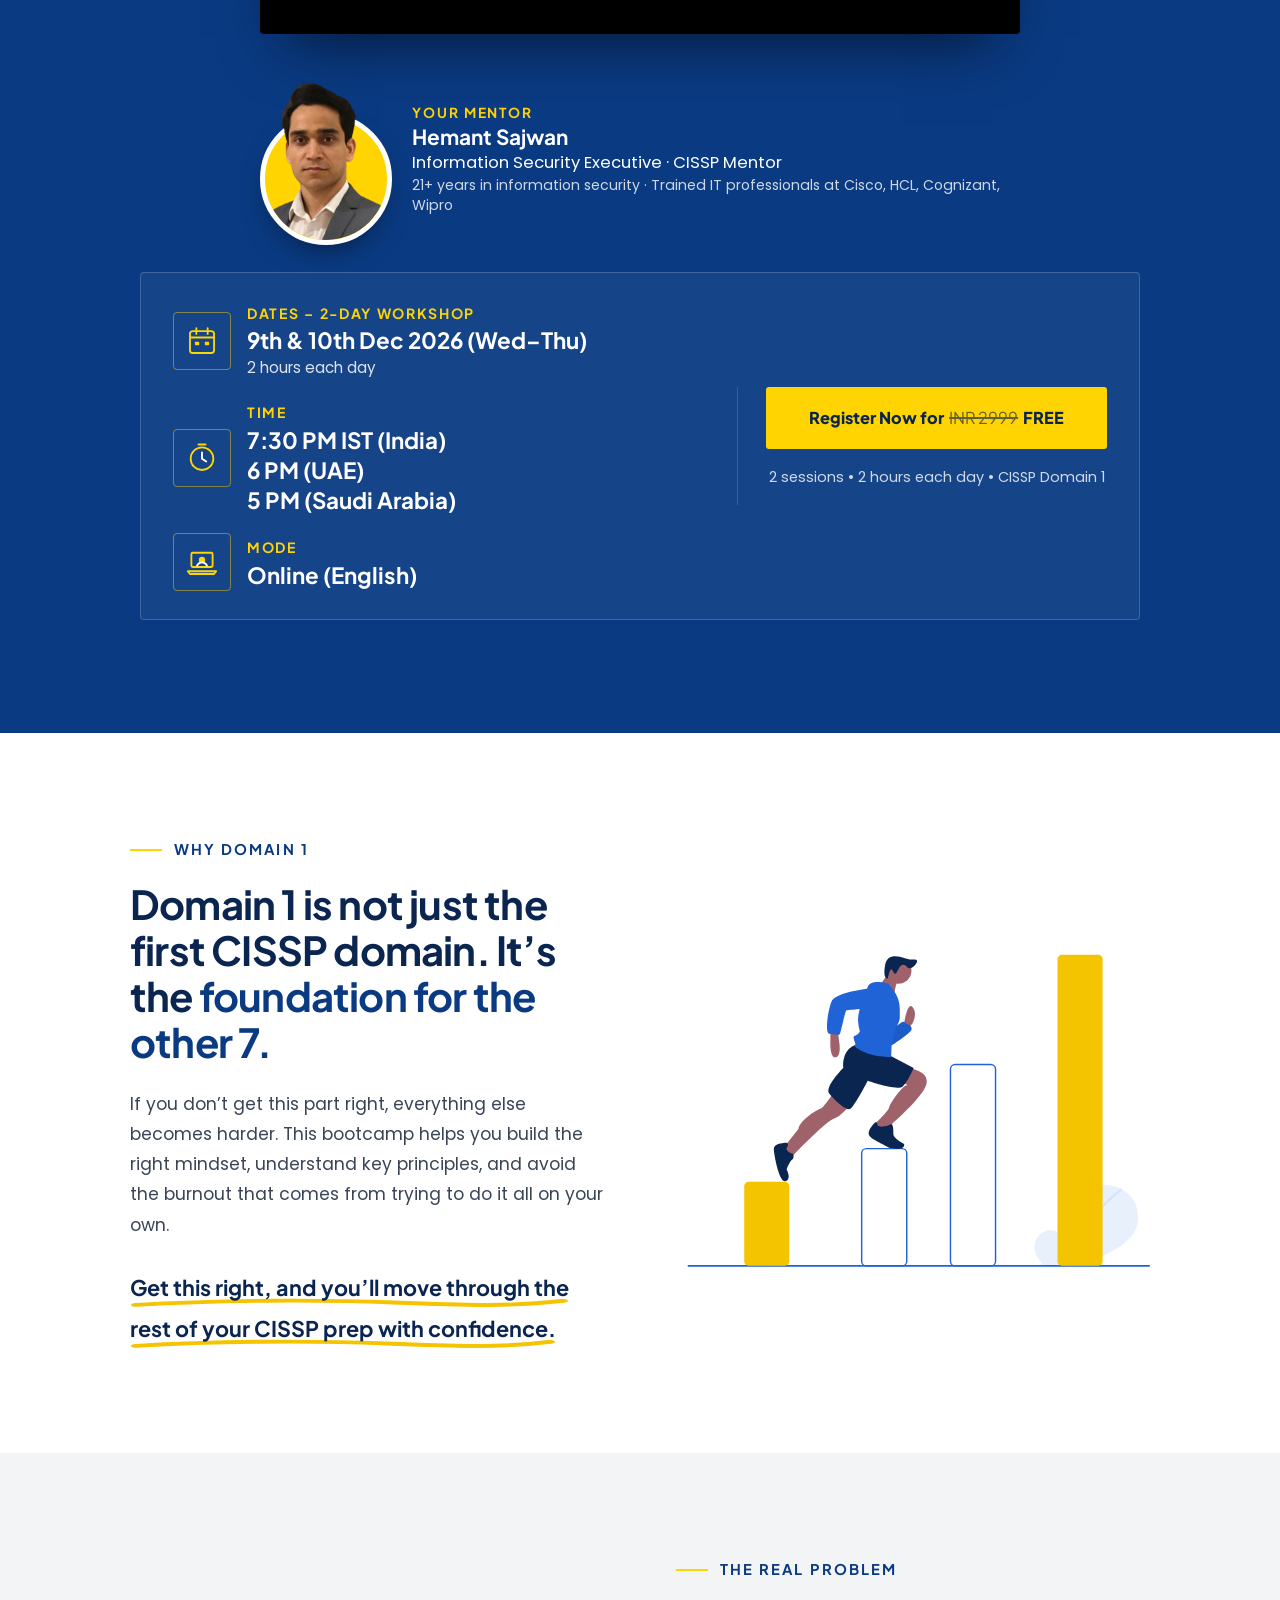
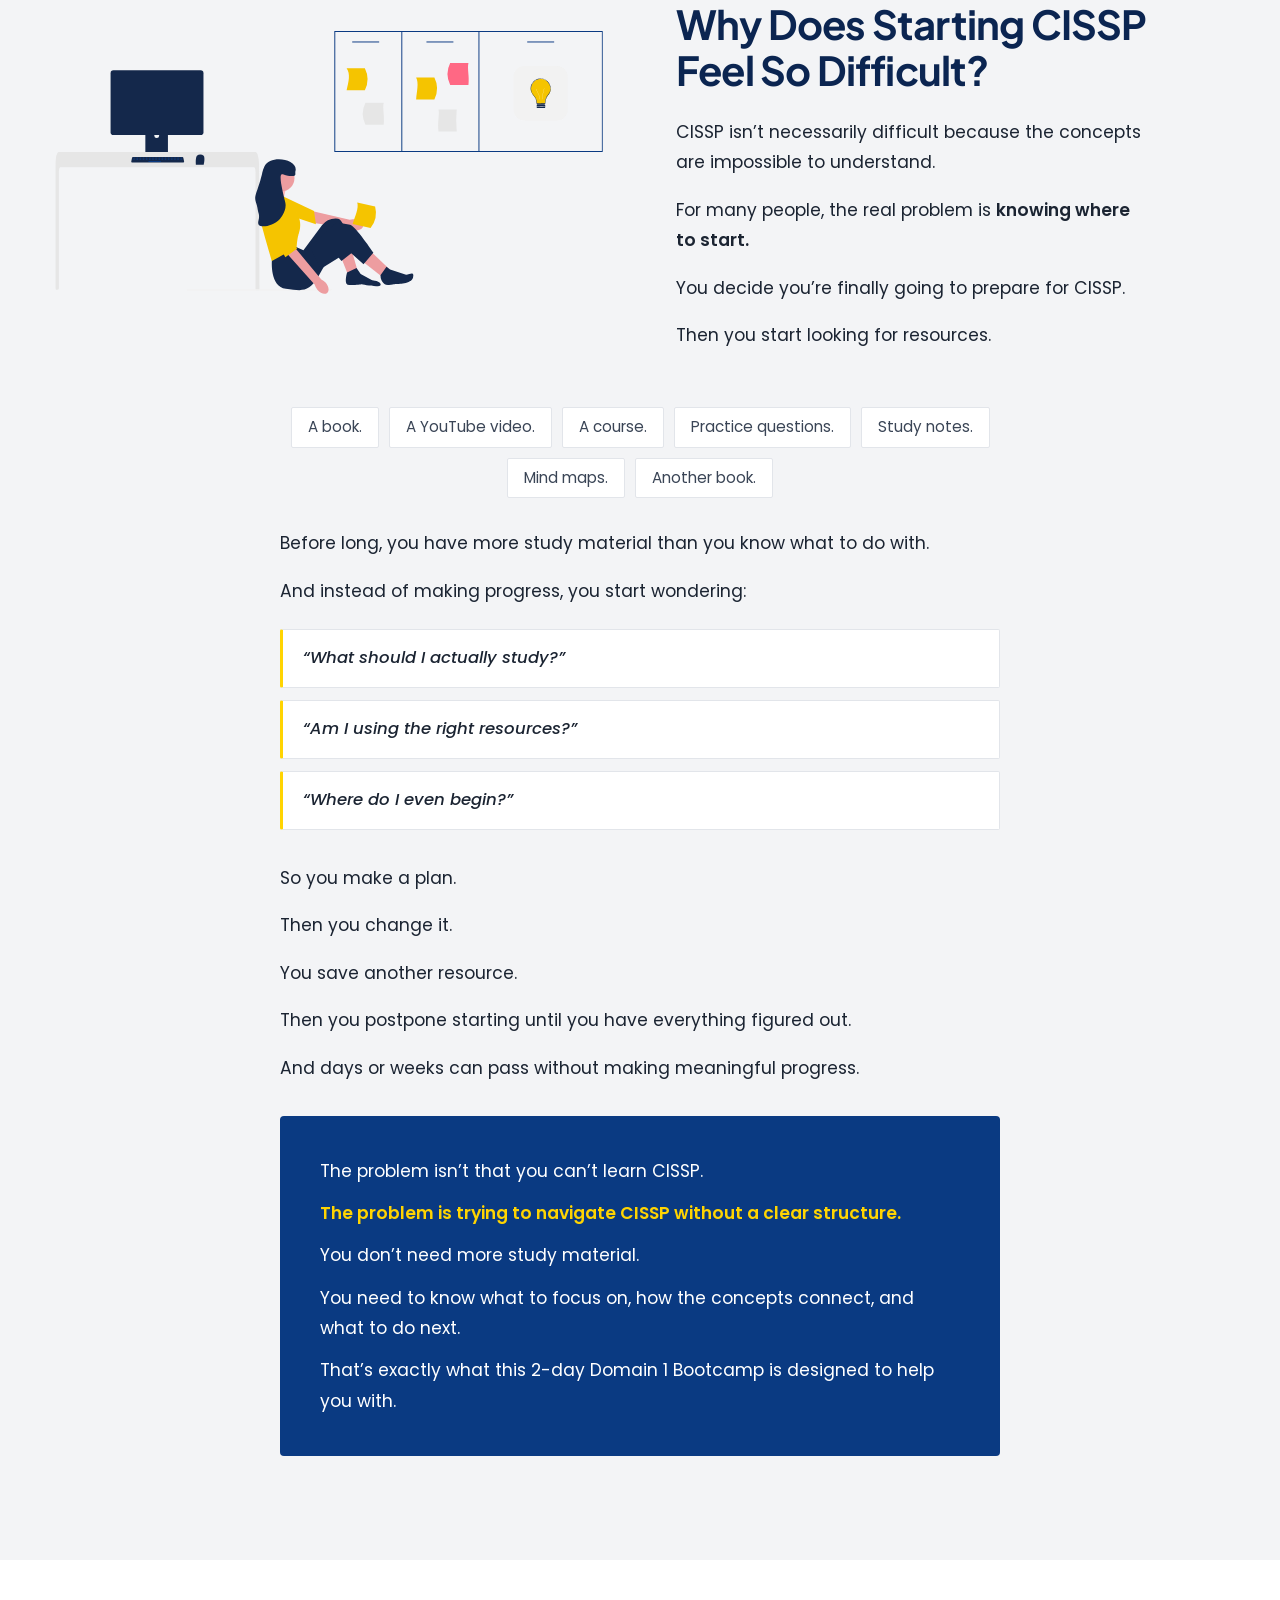
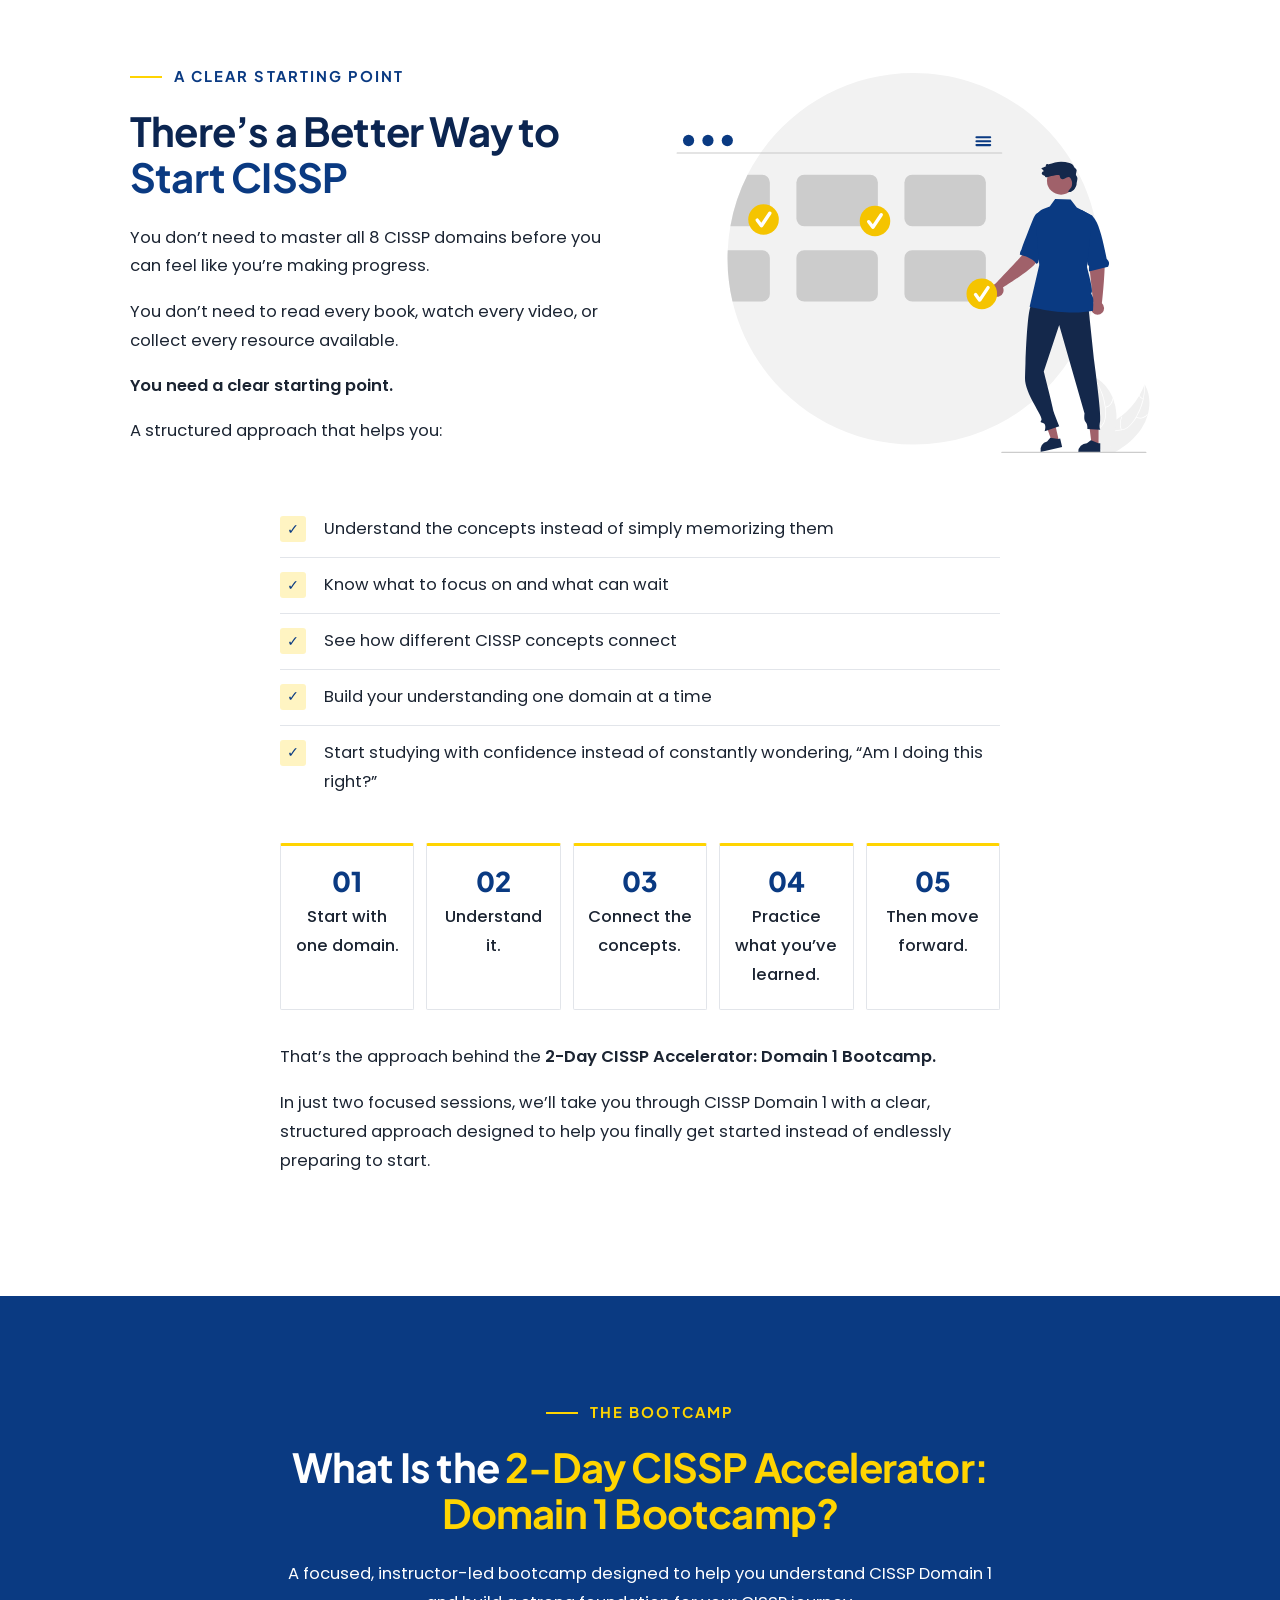
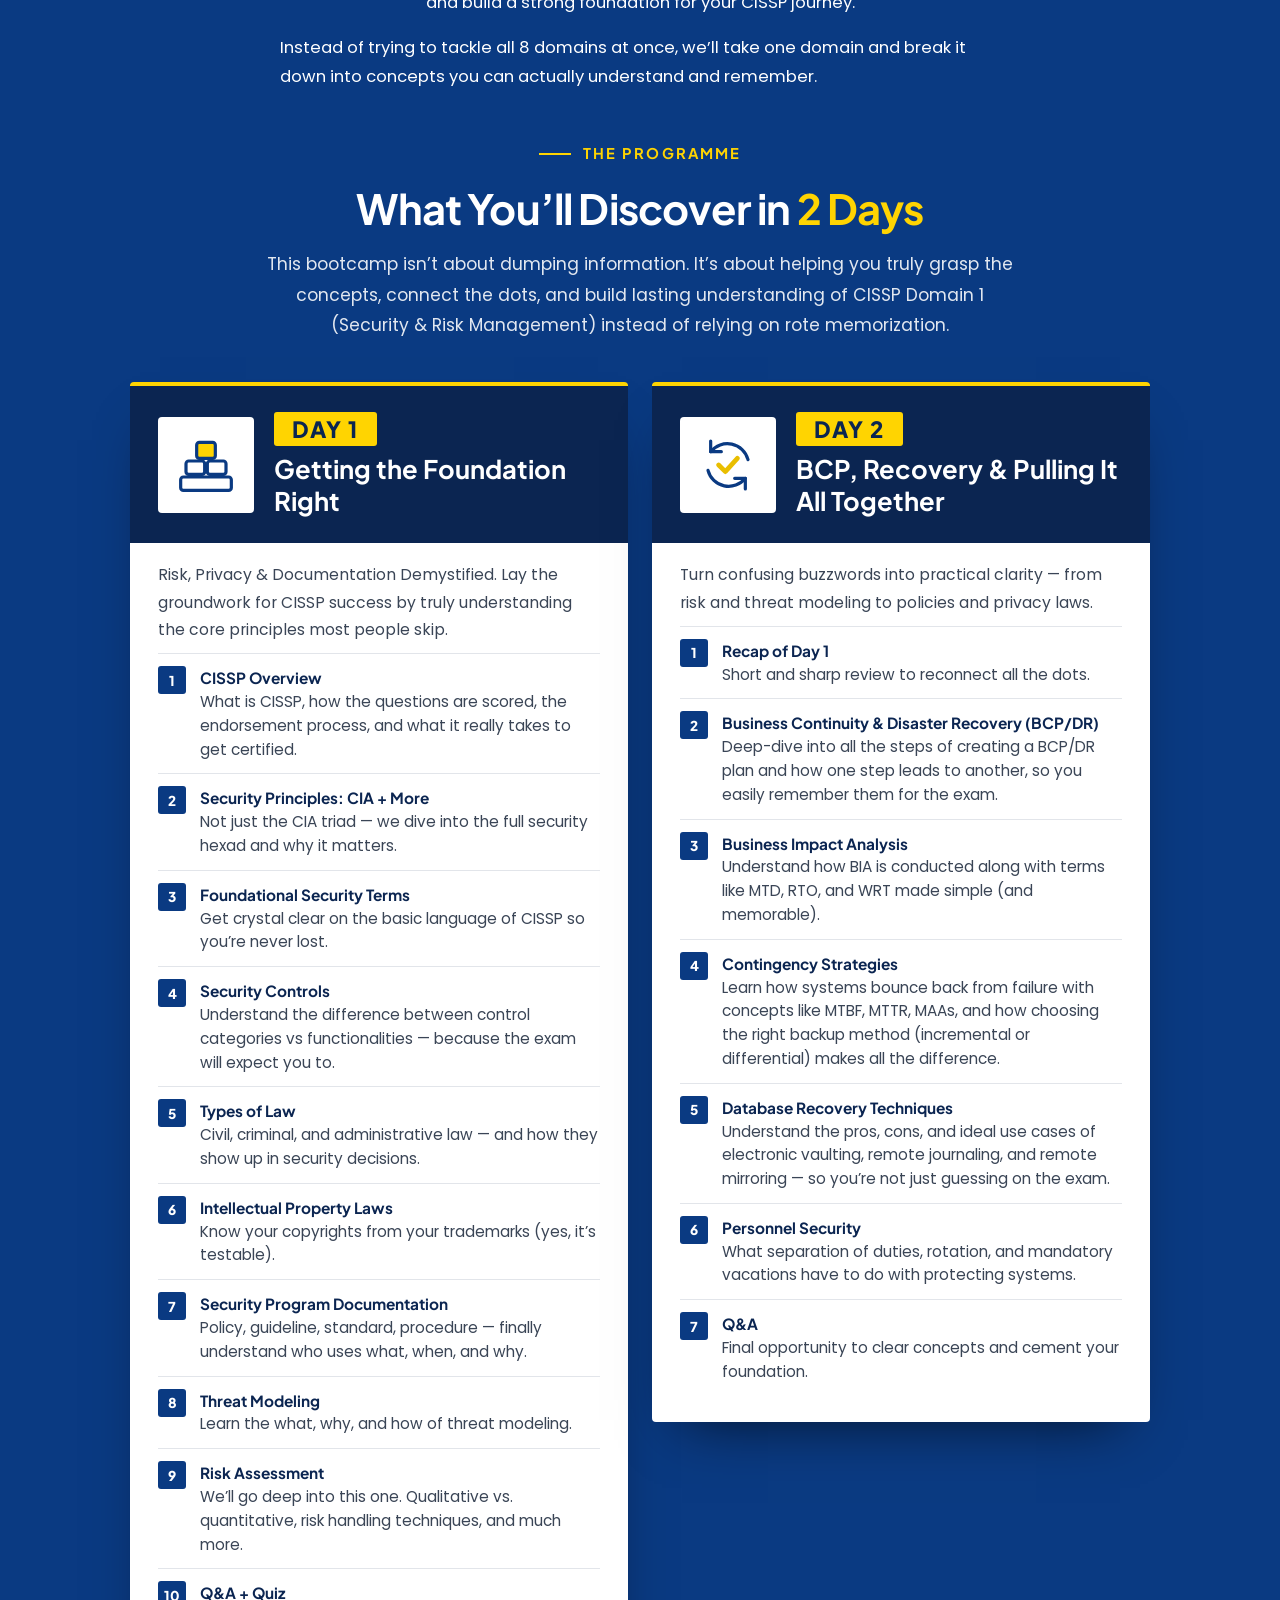
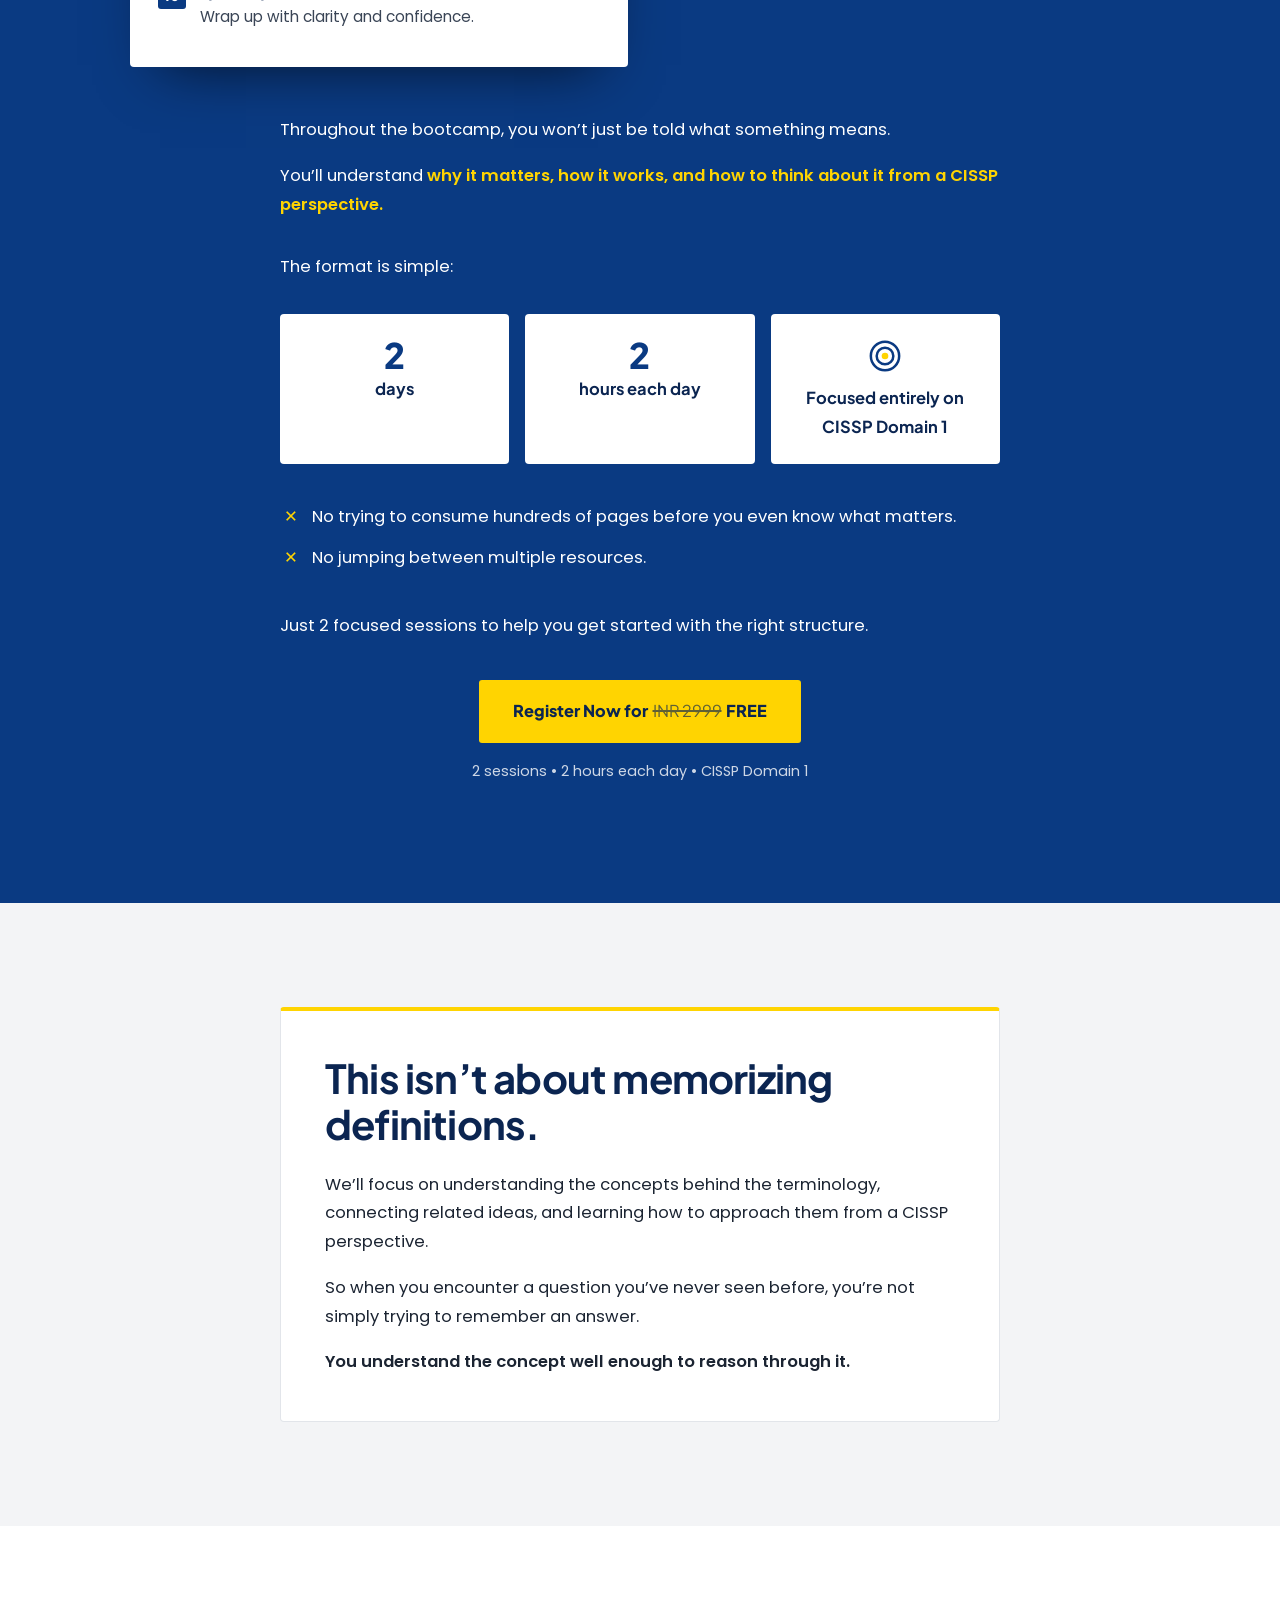
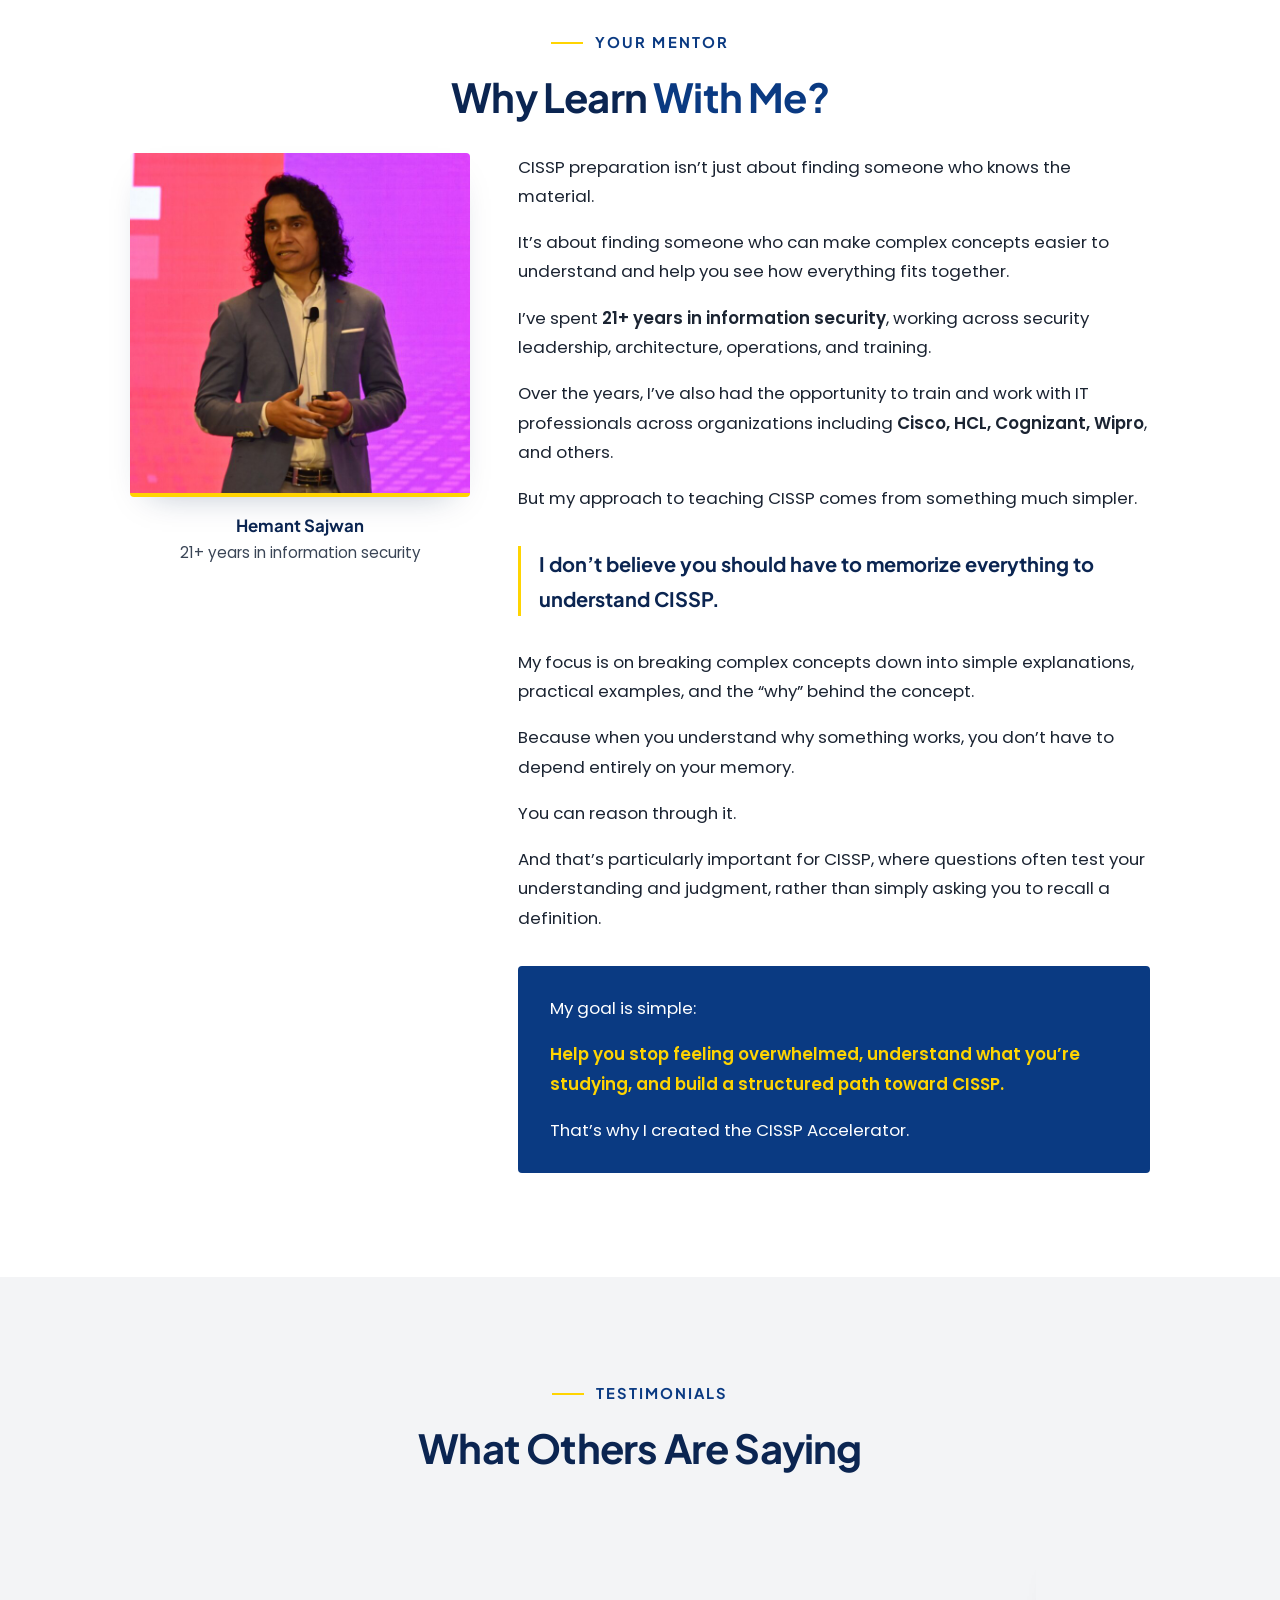
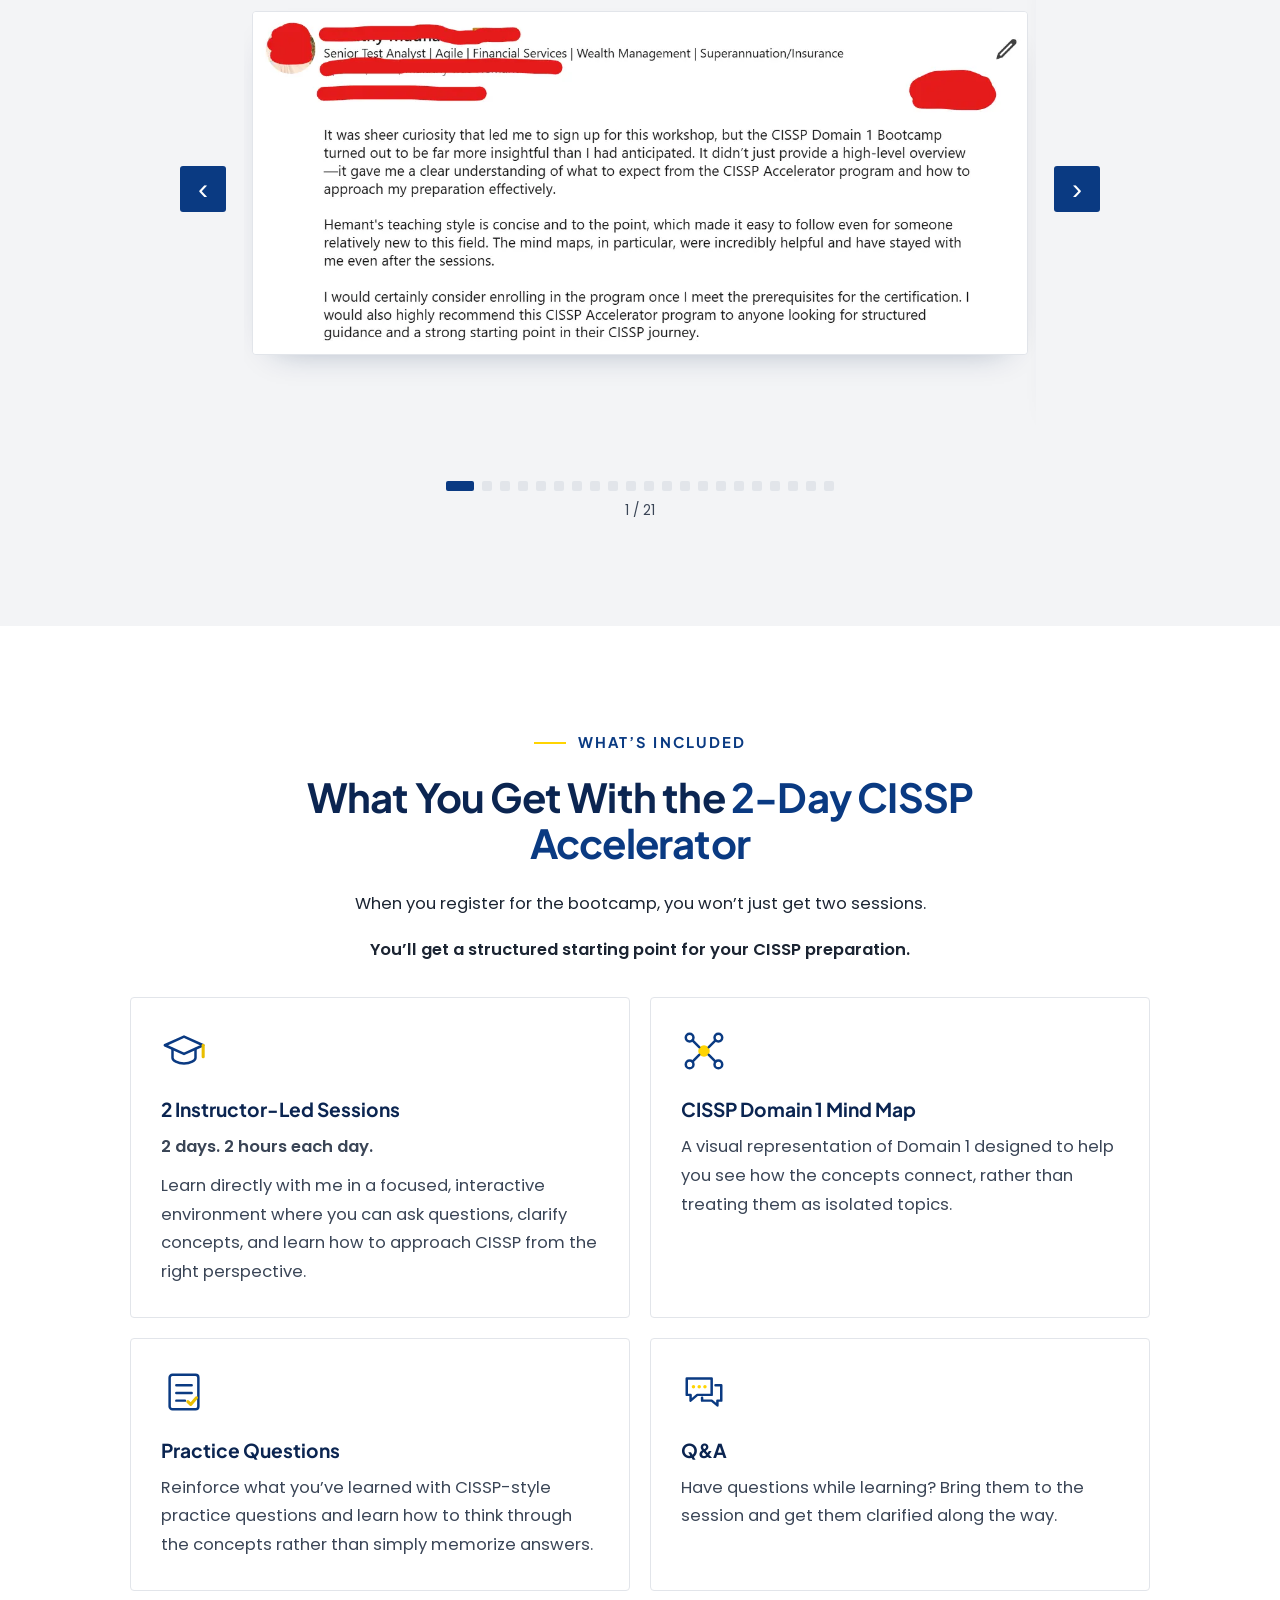
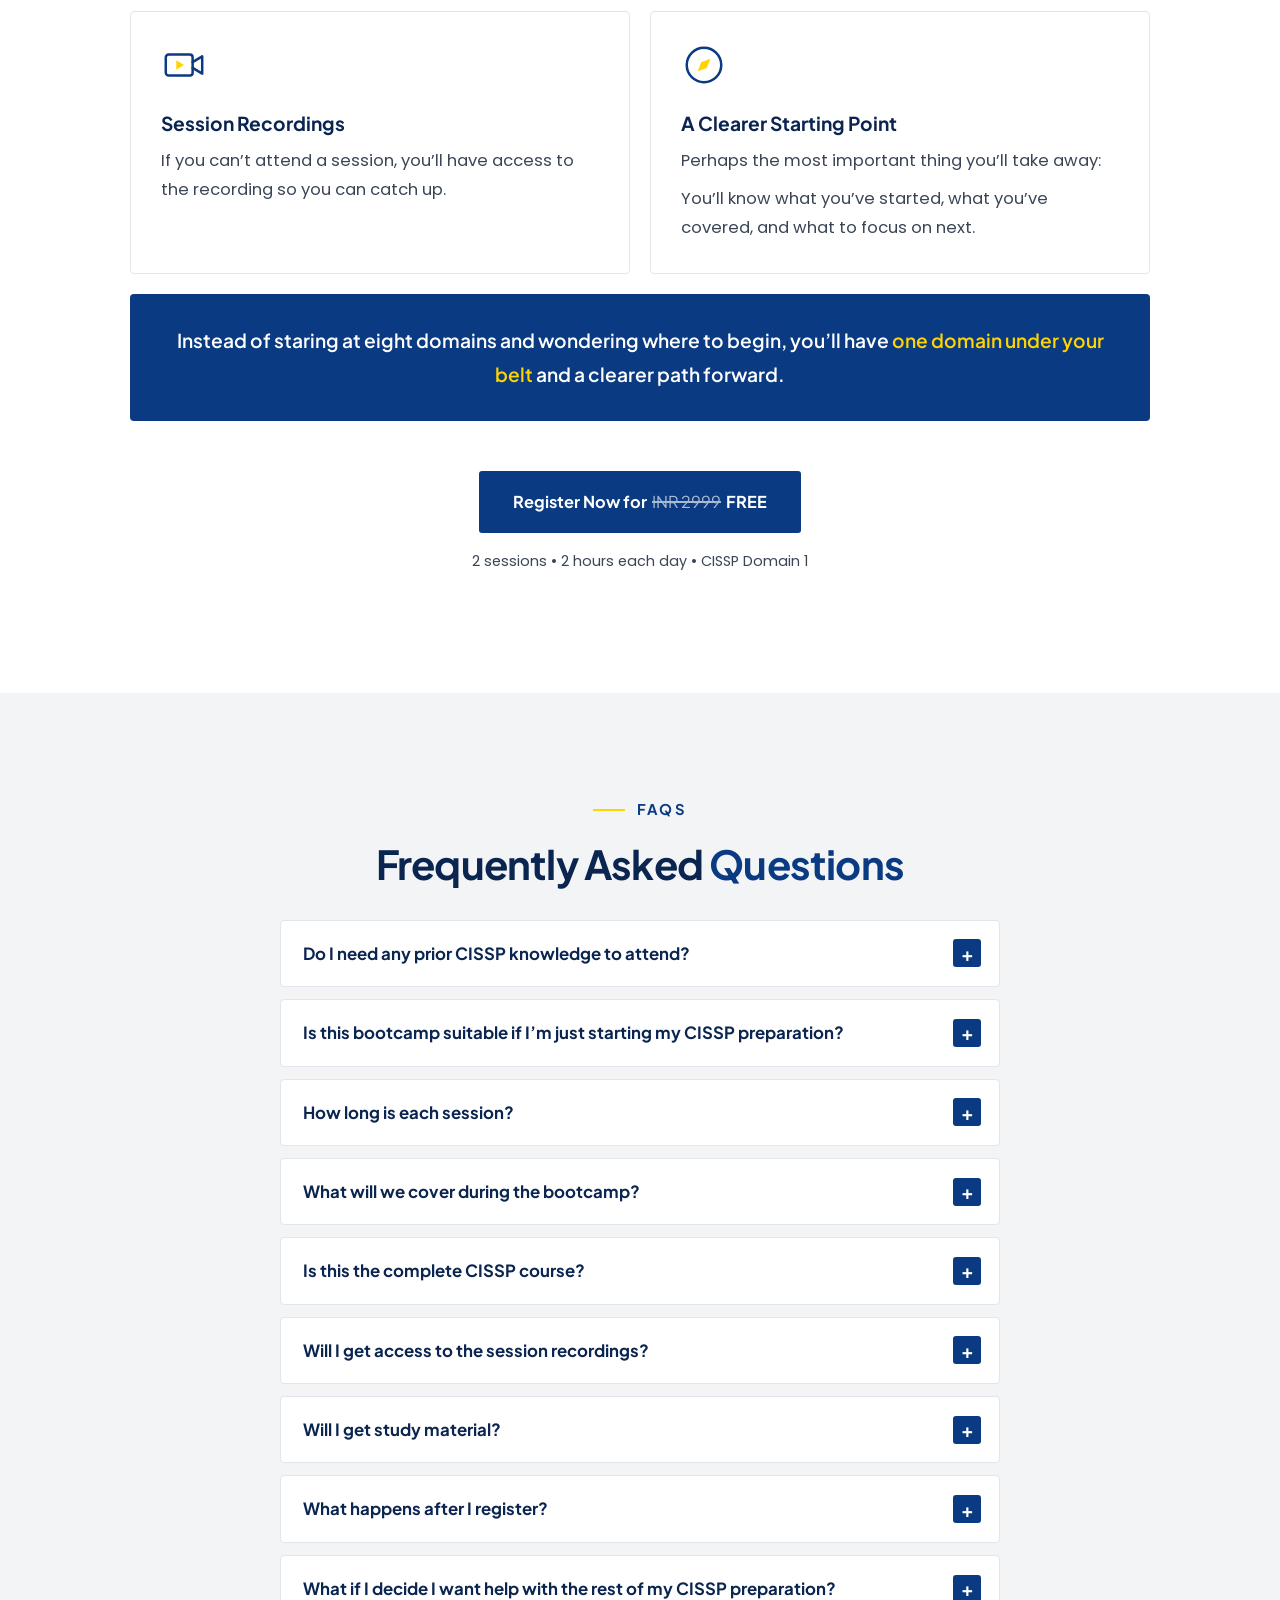
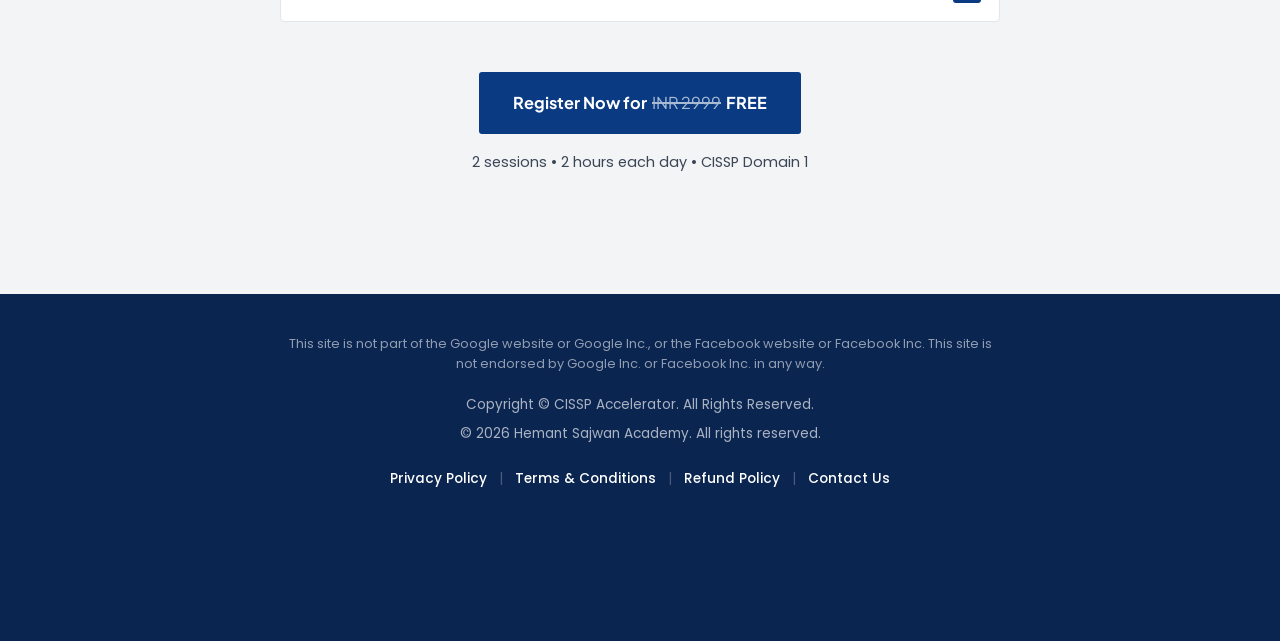
<file: fve/index.html>
<!DOCTYPE html>
<html lang="en">
<head>
<meta charset="UTF-8" />
<meta name="viewport" content="width=device-width, initial-scale=1.0" />
<title>2-Day CISSP Accelerator: Domain 1 Bootcamp (Free) | Hemant Sajwan</title>
<meta name="description" content="2 days. 1 domain. Done. An instructor-led bootcamp to help you understand CISSP Domain 1 through a clear, structured approach." />
<link rel="preconnect" href="https://fonts.googleapis.com" />
<link rel="preconnect" href="https://fonts.gstatic.com" crossorigin />
<link href="https://fonts.googleapis.com/css2?family=Plus+Jakarta+Sans:wght@500;600;700;800&family=Poppins:wght@400;500;600;700;800&display=swap" rel="stylesheet" />
<link rel="stylesheet" href="../bootcamp.css" />
<link rel="stylesheet" href="../bootcamp-v2.css" /><!-- new look -->

<!--
  ================================================================
  BOOTCAMP DATES, TIME(S) AND MODE
  ----------------------------------------------------------------
  The dates change by themselves every week: 8 hours before Day 1
  starts, the page moves to the next week's dates (same days and
  times). Day 2 is the day after Day 1.
  day1: the Day 1 start of the current batch, in India time (IST),
  written as "YYYY-MM-DD HH:MM". Change it only to move the
  schedule, e.g. to skip a week.
  zones: the countries whose local start times are shown (in this
  order). Each time is worked out from day1, including daylight saving.
  batch: which tab of the Google Sheet the registrations go to:
  "morning" (Mon–Tue bootcamp) or "evening" (Wed–Thu bootcamp).
  ================================================================
-->
<script>
  window.BOOTCAMP = {
    day1:  "2026-11-04 19:30",   // Day 1 start, India time (see above)
    // Times are worked out for each batch's Day 1 (none of these countries uses daylight saving).
    // abbr: [standard, daylight saving]; leave abbr out to show no abbreviation.
    zones: [
      { tz: "Asia/Kolkata", label: "India", abbr: ["IST"] },
      { tz: "Asia/Dubai", label: "UAE" },
      { tz: "Asia/Riyadh", label: "Saudi Arabia" }
    ],
    mode:  "Online (English)",
    batch: "evening"
  };
</script>

<!--
  ================================================================
  ONE-TIME SETTINGS: where registrations from the pop-up form go
  ----------------------------------------------------------------
  FORM_ENDPOINT: the web address that receives the form entries
  (e.g. a Google Sheet script or Formspree link). While it is empty
  the form runs in TEST MODE and nothing is saved.
  ================================================================
-->
<script>
  window.FORM_ENDPOINT = "https://script.google.com/macros/s/AKfycbwyXSlj3sdRX9tlnjn1vcxH-lNPv9L3GgrGsti_2AuO_f01eqbJaI7hnHNfP-lGlWT0Pw/exec";
  window.THANK_YOU_URL = "../thank-you/";   // where people go after registering
</script>
<!-- Google Tag Manager (same container as cisspaccelerator.com) -->
<script>(function(w,d,s,l,i){w[l]=w[l]||[];w[l].push({'gtm.start':
new Date().getTime(),event:'gtm.js'});var f=d.getElementsByTagName(s)[0],
j=d.createElement(s),dl=l!='dataLayer'?'&l='+l:'';j.async=true;j.src=
'https://www.googletagmanager.com/gtm.js?id='+i+dl;f.parentNode.insertBefore(j,f);
})(window,document,'script','dataLayer','GTM-PLBDLMDQ');</script>
<!-- End Google Tag Manager -->

<!-- Meta (Facebook) Pixel: page view (same as the live cisspaccelerator.com pages) -->
<script>
  !function(f,b,e,v,n,t,s)
  {if(f.fbq)return;n=f.fbq=function(){n.callMethod?
  n.callMethod.apply(n,arguments):n.queue.push(arguments)};
  if(!f._fbq)f._fbq=n;n.push=n;n.loaded=!0;n.version='2.0';
  n.queue=[];t=b.createElement(e);t.async=!0;
  t.src=v;s=b.getElementsByTagName(e)[0];
  s.parentNode.insertBefore(t,s)}(window, document,'script',
  'https://connect.facebook.net/en_US/fbevents.js');
  fbq('init', '705271661052180');
  fbq('track', 'PageView');
</script>
<noscript><img height="1" width="1" style="display:none" alt="" src="https://www.facebook.com/tr?id=705271661052180&amp;ev=PageView&amp;noscript=1" /></noscript>
<!-- End Meta Pixel -->
</head>
<body class="v2">
<!-- Google Tag Manager (noscript) -->
<noscript><iframe src="https://www.googletagmanager.com/ns.html?id=GTM-PLBDLMDQ" height="0" width="0" style="display:none;visibility:hidden"></iframe></noscript>
<!-- End Google Tag Manager (noscript) -->

<!-- ===== TOP BAR ===== -->
<nav class="topbar">
  <div class="container">
    <a class="brand" href="#">CISSP <span>Accelerator</span></a>
    <a class="cta" data-register href="#">Register Now for <span class="price"><s>INR 2999</s> FREE</span></a>
  </div>
</nav>

<!-- ===== HERO ===== -->
<header class="hero">
  <div class="container hero-grid">
    <div class="hero-copy">
      <p class="eyebrow">Free 2-day bootcamp · CISSP Domain 1</p>
      <h1 class="hero-headline">Feeling overwhelmed by CISSP and unable to figure out where to start?</h1>
      <p class="hero-sub">Even though you know you need to start studying, the sheer amount of material, domains, and resources leaves you wondering where to begin.</p>
      <a class="cta" data-register href="#">Register Now for <span class="price"><s>INR 2999</s> FREE</span></a>
      <p class="cta-meta">2 sessions • 2 hours each day • <span class="nowrap">CISSP Domain 1</span></p>
    </div>
    <figure class="hero-photo"><img src="../images/hemant-hero.webp" alt="Hemant Sajwan, CISSP mentor" width="895" height="1100" fetchpriority="high" /></figure>
  </div>
</header>

<!-- ===== NAVY BAND: second headline, video, mentor, bootcamp details ===== -->
<section class="band">
  <div class="container">
    <p class="eyebrow">2 days. 1 domain. Done.</p>
    <p class="band-title">Stop Drowning in CISSP Study Material.<br />You Just Need the <span class="gold-line">Right Structure.</span></p>
    <p class="hero-desc">An instructor-led bootcamp designed to help you understand CISSP Domain 1 through a clear, structured approach, without getting lost in the noise.</p>

    <!-- VIDEO: to use a different Vimeo video, replace the number 1146180123 below with the new video's number -->
    <div class="video">
      <iframe src="https://player.vimeo.com/video/1146180123?title=0&amp;byline=0&amp;portrait=0" title="CISSP Accelerator: Domain 1 Bootcamp video" allow="fullscreen; picture-in-picture" allowfullscreen></iframe>
    </div>

    <!-- Mentor strip: headshot + name, just above the bootcamp details -->
    <div class="mentor-strip">
      <!-- pop-out headshot: gold circle with white ring; head rises above the circle -->
      <div class="headshot">
        <div class="headshot-clip">
          <img src="../images/hemant-headshot.webp" alt="Hemant Sajwan, CISSP mentor" width="443" height="450" />
        </div>
      </div>
      <div class="mentor-strip-text">
        <span class="mentor-strip-label">Your mentor</span>
        <strong>Hemant Sajwan</strong>
        <span>Information Security Executive · CISSP Mentor</span>
        <span class="mentor-strip-meta">21+ years in information security · Trained IT professionals at Cisco, HCL, Cognizant, Wipro</span>
      </div>
    </div>

    <!-- Bootcamp details (filled in from the BOOTCAMP block at the top) -->
    <div class="event-panel">
      <div class="event-details">
        <div class="event-item">
          <svg class="event-icon" viewBox="0 0 48 48" aria-hidden="true"><rect x="7" y="10" width="34" height="31" rx="4"/><path d="M7 19h34M16 6v8M32 6v8"/><rect class="dot" x="14" y="25" width="6" height="5" rx="1"/><rect class="dot" x="28" y="25" width="6" height="5" rx="1"/></svg>
          <div>
            <span class="event-k">Dates – 2-Day Workshop</span>
            <span class="event-v" data-bootcamp="dates">4th &amp; 5th Nov 2026 (Wed–Thu)</span>
            <span class="event-note">2 hours each day</span>
          </div>
        </div>
        <div class="event-item">
          <svg class="event-icon" viewBox="0 0 48 48" aria-hidden="true"><circle cx="24" cy="25" r="16"/><path class="hand" d="M24 16v9l6 4"/><path d="M19 5h10"/></svg>
          <div>
            <span class="event-k">Time</span>
            <span class="event-v" data-bootcamp="times">7:30 PM IST (India)<br />6 PM (UAE)<br />5 PM (Saudi Arabia)</span>
          </div>
        </div>
        <div class="event-item">
          <svg class="event-icon" viewBox="0 0 48 48" aria-hidden="true"><rect x="9" y="11" width="30" height="20" rx="2"/><path d="M4 37h40l-3 4H7z"/><circle class="dot" cx="24" cy="21" r="4.5"/><path class="hand" d="M17 29c1.5-3 4-4.5 7-4.5s5.5 1.5 7 4.5"/></svg>
          <div>
            <span class="event-k">Mode</span>
            <span class="event-v" data-bootcamp="mode">Online (English)</span>
          </div>
        </div>
      </div>
      <div class="event-action">
        <a class="cta" data-register href="#">Register Now for <span class="price"><s>INR 2999</s> FREE</span></a>
        <p class="cta-meta">2 sessions • 2 hours each day • <span class="nowrap">CISSP Domain 1</span></p>
      </div>
    </div>
  </div>
</section>

<!-- ===== DOMAIN 1 IS THE FOUNDATION ===== -->
<section class="section on-white foundation">
  <div class="container split">
    <div>
      <p class="eyebrow">Why Domain 1</p>
      <h2>Domain 1 is not just the first CISSP domain. It’s the <span class="blue-text">foundation for the other 7.</span></h2>
      <p class="lead">If you don’t get this part right, everything else becomes harder. This bootcamp helps you build the right mindset, understand key principles, and avoid the burnout that comes from trying to do it all on your own.</p>
      <p class="hand-line"><span class="hand-underline">Get this right, and you’ll move through the rest of your CISSP prep with confidence.</span></p>
    </div>
    <figure class="art"><img src="../images/illustrations/stepping-up.svg" alt="" width="820" height="600" loading="lazy" /></figure>
  </div>
</section>

<!-- ===== WHY DOES STARTING CISSP FEEL SO DIFFICULT? ===== -->
<section class="section on-light">
  <div class="container split reverse">
    <div class="story">
      <p class="eyebrow">The real problem</p>
      <h2>Why Does Starting CISSP Feel So Difficult?</h2>
      <p>CISSP isn’t necessarily difficult because the concepts are impossible to understand.</p>
      <p>For many people, the real problem is <strong>knowing where to start.</strong></p>
      <p>You decide you’re finally going to prepare for CISSP.</p>
      <p>Then you start looking for resources.</p>
    </div>
    <figure class="art art-zoom"><img src="../images/illustrations/sorting-thoughts.svg" alt="" width="800" height="383" loading="lazy" /></figure>
  </div>
  <div class="container narrow story">
    <ul class="chips">
      <li>A book.</li>
      <li>A YouTube video.</li>
      <li>A course.</li>
      <li>Practice questions.</li>
      <li>Study notes.</li>
      <li>Mind maps.</li>
      <li>Another book.</li>
    </ul>

    <p>Before long, you have more study material than you know what to do with.</p>
    <p>And instead of making progress, you start wondering:</p>

    <div class="thoughts">
      <div class="thought">“What should I actually study?”</div>
      <div class="thought">“Am I using the right resources?”</div>
      <div class="thought">“Where do I even begin?”</div>
    </div>

    <p>So you make a plan.</p>
    <p>Then you change it.</p>
    <p>You save another resource.</p>
    <p>Then you postpone starting until you have everything figured out.</p>
    <p>And days or weeks can pass without making meaningful progress.</p>

    <div class="punch">
      <p>The problem isn’t that you can’t learn CISSP.</p>
      <p><strong>The problem is trying to navigate CISSP without a clear structure.</strong></p>
      <p>You don’t need more study material.</p>
      <p>You need to know what to focus on, how the concepts connect, and what to do next.</p>
      <p>That’s exactly what this 2-day Domain 1 Bootcamp is designed to help you with.</p>
    </div>
  </div>
</section>

<!-- ===== THERE'S A BETTER WAY ===== -->
<section class="section on-white">
  <div class="container split">
    <div>
      <p class="eyebrow">A clear starting point</p>
      <h2>There’s a Better Way to <span class="blue-text">Start CISSP</span></h2>
      <p>You don’t need to master all 8 CISSP domains before you can feel like you’re making progress.</p>
      <p>You don’t need to read every book, watch every video, or collect every resource available.</p>
      <p><strong>You need a clear starting point.</strong></p>
      <p>A structured approach that helps you:</p>
    </div>
    <figure class="art"><img src="../images/illustrations/checking-boxes.svg" alt="" width="921" height="740" loading="lazy" /></figure>
  </div>
  <div class="container narrow">
    <ul class="checks">
      <li>Understand the concepts instead of simply memorizing them</li>
      <li>Know what to focus on and what can wait</li>
      <li>See how different CISSP concepts connect</li>
      <li>Build your understanding one domain at a time</li>
      <li>Start studying with confidence instead of constantly wondering, “Am I doing this right?”</li>
    </ul>

    <ol class="steps">
      <li>Start with one domain.</li>
      <li>Understand it.</li>
      <li>Connect the concepts.</li>
      <li>Practice what you’ve learned.</li>
      <li>Then move forward.</li>
    </ol>

    <p>That’s the approach behind the <strong>2-Day CISSP Accelerator: Domain 1 Bootcamp.</strong></p>
    <p>In just two focused sessions, we’ll take you through CISSP Domain 1 with a clear, structured approach designed to help you finally get started instead of endlessly preparing to start.</p>
  </div>
</section>

<!-- ===== WHAT IS THE BOOTCAMP? ===== -->
<section class="section on-blue">
  <div class="container narrow">
    <p class="eyebrow center-eyebrow">The bootcamp</p>
    <h2 class="center">What Is the <span class="gold-text">2-Day CISSP Accelerator: Domain 1 Bootcamp?</span></h2>

    <p class="center">A focused, instructor-led bootcamp designed to help you understand CISSP Domain 1 and build a strong foundation for your CISSP journey.</p>
    <p>Instead of trying to tackle all 8 domains at once, we’ll take one domain and break it down into concepts you can actually understand and remember.</p>
  </div>

  <!-- What you'll discover: Day 1 and Day 2 programme -->
  <div class="container discover">
    <p class="eyebrow center-eyebrow">The programme</p>
    <h2 class="center discover-title">What You’ll Discover in <span class="gold-text">2 Days</span></h2>
    <p class="center discover-sub">This bootcamp isn’t about dumping information. It’s about helping you truly grasp the concepts, connect the dots, and build lasting understanding of CISSP Domain 1 (Security &amp; Risk Management) instead of relying on rote memorization.</p>

    <div class="day-cards">
      <article class="day-card">
        <header>
          <svg class="day-icon" viewBox="0 0 48 48" aria-hidden="true"><rect x="5" y="33" width="38" height="10" rx="2"/><rect x="9" y="21" width="14" height="10" rx="2"/><rect x="25" y="21" width="14" height="10" rx="2"/><rect class="accent" x="17" y="7" width="14" height="12" rx="2"/></svg>
          <div>
            <span class="day-badge">Day 1</span>
            <h3>Getting the Foundation Right</h3>
          </div>
        </header>
        <p class="day-intro">Risk, Privacy &amp; Documentation Demystified. Lay the groundwork for CISSP success by truly understanding the core principles most people skip.</p>
        <ol class="day-topics">
            <li><strong>CISSP Overview</strong><span>What is CISSP, how the questions are scored, the endorsement process, and what it really takes to get certified.</span></li>
            <li><strong>Security Principles: CIA + More</strong><span>Not just the CIA triad — we dive into the full security hexad and why it matters.</span></li>
            <li><strong>Foundational Security Terms</strong><span>Get crystal clear on the basic language of CISSP so you’re never lost.</span></li>
            <li><strong>Security Controls</strong><span>Understand the difference between control categories vs functionalities — because the exam will expect you to.</span></li>
            <li><strong>Types of Law</strong><span>Civil, criminal, and administrative law — and how they show up in security decisions.</span></li>
            <li><strong>Intellectual Property Laws</strong><span>Know your copyrights from your trademarks (yes, it’s testable).</span></li>
            <li><strong>Security Program Documentation</strong><span>Policy, guideline, standard, procedure — finally understand who uses what, when, and why.</span></li>
            <li><strong>Threat Modeling</strong><span>Learn the what, why, and how of threat modeling.</span></li>
            <li><strong>Risk Assessment</strong><span>We’ll go deep into this one. Qualitative vs. quantitative, risk handling techniques, and much more.</span></li>
            <li><strong>Q&amp;A + Quiz</strong><span>Wrap up with clarity and confidence.</span></li>
        </ol>
      </article>

      <article class="day-card">
        <header>
          <svg class="day-icon" viewBox="0 0 48 48" aria-hidden="true"><path d="M39 20a16 16 0 0 0-28-6"/><path d="M11 6v8h8"/><path d="M9 28a16 16 0 0 0 28 6"/><path d="M37 42v-8h-8"/><path class="accent-stroke" d="M17 24l5 5 9-10"/></svg>
          <div>
            <span class="day-badge">Day 2</span>
            <h3>BCP, Recovery &amp; Pulling It All Together</h3>
          </div>
        </header>
        <p class="day-intro">Turn confusing buzzwords into practical clarity — from risk and threat modeling to policies and privacy laws.</p>
        <ol class="day-topics">
            <li><strong>Recap of Day 1</strong><span>Short and sharp review to reconnect all the dots.</span></li>
            <li><strong>Business Continuity &amp; Disaster Recovery (BCP/DR)</strong><span>Deep-dive into all the steps of creating a BCP/DR plan and how one step leads to another, so you easily remember them for the exam.</span></li>
            <li><strong>Business Impact Analysis</strong><span>Understand how BIA is conducted along with terms like MTD, RTO, and WRT made simple (and memorable).</span></li>
            <li><strong>Contingency Strategies</strong><span>Learn how systems bounce back from failure with concepts like MTBF, MTTR, MAAs, and how choosing the right backup method (incremental or differential) makes all the difference.</span></li>
            <li><strong>Database Recovery Techniques</strong><span>Understand the pros, cons, and ideal use cases of electronic vaulting, remote journaling, and remote mirroring — so you’re not just guessing on the exam.</span></li>
            <li><strong>Personnel Security</strong><span>What separation of duties, rotation, and mandatory vacations have to do with protecting systems.</span></li>
            <li><strong>Q&amp;A</strong><span>Final opportunity to clear concepts and cement your foundation.</span></li>
        </ol>
      </article>
    </div>
  </div>

  <div class="container narrow">

    <p>Throughout the bootcamp, you won’t just be told what something means.</p>
    <p>You’ll understand <strong class="gold-text">why it matters, how it works, and how to think about it from a CISSP perspective.</strong></p>

    <p style="margin-top:2em">The format is simple:</p>
    <div class="format">
      <div><b>2</b>days</div>
      <div><b>2</b>hours each day</div>
      <div><svg class="format-icon" viewBox="0 0 48 48" aria-hidden="true"><circle cx="24" cy="24" r="17"/><circle cx="24" cy="24" r="10"/><circle class="accent" cx="24" cy="24" r="4"/></svg>Focused entirely on CISSP Domain 1</div>
    </div>

    <ul class="no-list">
      <li>No trying to consume hundreds of pages before you even know what matters.</li>
      <li>No jumping between multiple resources.</li>
    </ul>
    <p>Just 2 focused sessions to help you get started with the right structure.</p>

    <div class="center" style="margin-top:2.4em">
      <a class="cta" data-register href="#">Register Now for <span class="price"><s>INR 2999</s> FREE</span></a>
      <p class="cta-meta">2 sessions • 2 hours each day • <span class="nowrap">CISSP Domain 1</span></p>
    </div>
  </div>
</section>

<!-- ===== THIS ISN'T ABOUT MEMORIZING ===== -->
<section class="section on-light">
  <div class="container narrow">
    <div class="callout">
      <h2>This isn’t about memorizing definitions.</h2>
      <p>We’ll focus on understanding the concepts behind the terminology, connecting related ideas, and learning how to approach them from a CISSP perspective.</p>
      <p>So when you encounter a question you’ve never seen before, you’re not simply trying to remember an answer.</p>
      <p style="margin:0"><strong>You understand the concept well enough to reason through it.</strong></p>
    </div>
  </div>
</section>

<!-- ===== WHY LEARN WITH ME? ===== -->
<section class="section on-white">
  <div class="container mentor">
    <p class="eyebrow center-eyebrow">Your mentor</p>
    <h2 class="center">Why Learn <span class="blue-text">With Me?</span></h2>

    <div class="mentor-grid">
    <!-- To change the photo, replace images/hemant-sajwan.jpg with a new file of the same name -->
    <figure class="mentor-photo">
      <img src="../images/hemant-sajwan.jpg" alt="Hemant Sajwan speaking on stage" width="720" height="720" loading="lazy" />
      <figcaption><strong>Hemant Sajwan</strong><br />21+ years in information security</figcaption>
    </figure>

    <div class="mentor-text">
    <p>CISSP preparation isn’t just about finding someone who knows the material.</p>
    <p>It’s about finding someone who can make complex concepts easier to understand and help you see how everything fits together.</p>
    <p>I’ve spent <strong>21+ years in information security</strong>, working across security leadership, architecture, operations, and training.</p>
    <p>Over the years, I’ve also had the opportunity to train and work with IT professionals across organizations including <strong>Cisco, HCL, Cognizant, Wipro</strong>, and others.</p>
    <p>But my approach to teaching CISSP comes from something much simpler.</p>

    <p class="highlight">I don’t believe you should have to memorize everything to understand CISSP.</p>

    <p>My focus is on breaking complex concepts down into simple explanations, practical examples, and the “why” behind the concept.</p>
    <p>Because when you understand why something works, you don’t have to depend entirely on your memory.</p>
    <p>You can reason through it.</p>
    <p>And that’s particularly important for CISSP, where questions often test your understanding and judgment, rather than simply asking you to recall a definition.</p>

    <div class="goal">
      <p>My goal is simple:</p>
      <p><strong>Help you stop feeling overwhelmed, understand what you’re studying, and build a structured path toward CISSP.</strong></p>
      <p>That’s why I created the CISSP Accelerator.</p>
    </div>
    </div>
    </div>
  </div>
</section>

<!-- ===== WHAT OTHERS ARE SAYING =====
     Testimonial carousel. Each <li> is one slide, shown in this order.
     To add one: copy an <li> block, change the image number and the alt text.
     The dots and the "1 / 5" counter update automatically.
-->
<section class="section on-light" id="testimonials">
  <div class="container">
    <p class="eyebrow center-eyebrow">Testimonials</p>
    <h2 class="center">What Others Are Saying</h2>

    <div class="carousel" data-carousel>
      <button class="carousel-btn prev" type="button" aria-label="Previous testimonial">&#8249;</button>
      <ul class="carousel-track">
        <li class="slide"><img src="../images/testimonials/01.webp" width="1242" height="549" loading="lazy"
          alt="Senior Test Analyst: It was sheer curiosity that led me to sign up for this workshop, but the CISSP Domain 1 Bootcamp turned out to be far more insightful than I had anticipated. Hemant's teaching style is concise and to the point. The mind maps, in particular, were incredibly helpful. I would highly recommend this CISSP Accelerator program to anyone looking for structured guidance and a strong starting point in their CISSP journey." /></li>
        <li class="slide"><img src="../images/testimonials/02.webp" width="1252" height="766" loading="lazy"
          alt="Feedback form: It was explained in detail, each terminology was explained; with your presentation even a lengthy course seemed manageable and doable. You take time to answer everyone's questions. I am getting much clarity about doing CISSP." /></li>
        <li class="slide"><img src="../images/testimonials/03.webp" width="1242" height="727" loading="lazy"
          alt="Feedback form: It was clear and to the point. The explanation was concise and easy to understand. Within just 30 minutes of the first session, I was already grasping the topics and answering questions with ease. I feel more confident about taking the CISSP." /></li>
        <li class="slide"><img src="../images/testimonials/04.webp" width="1255" height="688" loading="lazy"
          alt="Feedback form: You broke module 1 into easily consumable shorter definitions, easy to remember and refer to. When doing the quiz it felt like I got the grip on the module. More confident." /></li>
        <li class="slide"><img src="../images/testimonials/05.webp" width="1240" height="226" loading="lazy"
          alt="Feedback form: Hit straight to the point and focused on important issues." /></li>
        <li class="slide"><img src="../images/testimonials/06.webp" width="1233" height="699" loading="lazy"
          alt="Feedback form: A structured mind map which looked easy to follow. It gave me an insight that I do remember a few things; I only need to be more structured while preparing. Eagerness to stick to my routine and get the certification soon is active again." /></li>
        <li class="slide"><img src="../images/testimonials/07.webp" width="1245" height="690" loading="lazy"
          alt="Feedback form: Methodology, the style of delivery, very clear to digest. The complex domain was broken into easily understandable content. Positive, and at least can hope to become CISSP certified." /></li>
        <li class="slide"><img src="../images/testimonials/08.webp" width="1245" height="687" loading="lazy"
          alt="Feedback form: Your teaching methodology and format is great. Yes, I can get my employees certified." /></li>
        <li class="slide"><img src="../images/testimonials/09.webp" width="1242" height="687" loading="lazy"
          alt="Feedback form: Clear-cut explanation of the topics through mind maps. Quick grasp of a vast subject. Having confidence about appearing for the CISSP exam." /></li>
        <li class="slide"><img src="../images/testimonials/10.webp" width="1239" height="720" loading="lazy"
          alt="Feedback form: I feel you are a genuine person who really goes deep to make the trainees understand the concept in a simpler way. I started understanding the nuances and linking them to make a path for me. I feel the journey is in progress." /></li>
        <li class="slide"><img src="../images/testimonials/11.webp" width="1233" height="790" loading="lazy"
          alt="Feedback form: The way complex topics were broken down into practical explanations made the learning experience engaging and effective. Using mind maps was the best way to put it across; I've never seen mind maps used like this in any webinar or program. The CISSP Accelerator program was well-structured and provided much-needed clarity on the foundational concepts, especially for those starting their CISSP preparation. It's a 10/10." /></li>
        <li class="slide"><img src="../images/testimonials/12.webp" width="1243" height="693" loading="lazy"
          alt="Feedback form: Mind Map is mind-blowing. Concepts which were tricky were made to look simple. Clarity. Thanks so much." /></li>
        <li class="slide"><img src="../images/testimonials/13.webp" width="1242" height="697" loading="lazy"
          alt="Feedback form: Just one word: awesome. Simple, very well planned and structured, in layman's language. Feeling confident that I can do it with your support." /></li>
        <li class="slide"><img src="../images/testimonials/14.webp" width="1230" height="739" loading="lazy"
          alt="Feedback form: All the topics included in Domain 1 help me understand some of the controls in ISO 27001 ISMS compliance, more than other random YouTube videos. Risk assessment and BCP helped the most. It gave me more ideas on how to construct a clear and detailed policy aligned with ISMS compliance." /></li>
        <li class="slide"><img src="../images/testimonials/15.webp" width="1222" height="328" loading="lazy"
          alt="Feedback form: I attended the bootcamp to get a glimpse of what CISSP looks like. I am currently in the ITSM field and transitioning into cybersecurity. Your presentation and explanations were clear and easy to understand. Your confidence in the topics you shared proves your knowledge and skills. Looking forward to working with you in the near future." /></li>
        <li class="slide"><img src="../images/testimonials/16.webp" width="1248" height="690" loading="lazy"
          alt="Feedback form: Slides, discussions and the use of a digital board. To the point, engaging and proactive. More familiar." /></li>
        <li class="slide"><img src="../images/testimonials/17.webp" width="1245" height="757" loading="lazy"
          alt="Feedback form: The mind map and the way it is structured by Hemant. Hemant had critically analysed and structured the content optimally. His points on the challenges of self-study were spot on; I faced them every time I started self-study as a busy professional with a hectic schedule. I am confident that following Hemant's approach is the way to success." /></li>
        <li class="slide"><img src="../images/testimonials/18.webp" width="1249" height="720" loading="lazy"
          alt="Feedback form: Superb method of teaching; drives the concept home to the students. Of course the mind maps, analogies and teaching methodology. Even though I do not have the required experience, I feel confident about taking the certification with the support of the CISSP Accelerator program." /></li>
        <li class="slide"><img src="../images/testimonials/19.webp" width="1249" height="684" loading="lazy"
          alt="Feedback form: The class, although I could attend only one, was very informative and the explanations were very nicely structured. The practice questions at the end of the session helped the most. I feel that if this continues, I can pass the exam." /></li>
        <li class="slide"><img src="../images/testimonials/20.webp" width="1255" height="702" loading="lazy"
          alt="Feedback form: Clear explanation and high level. Everything helped. Well, I feel 50% prepared." /></li>
        <li class="slide"><img src="../images/testimonials/21.webp" width="1234" height="862" loading="lazy"
          alt="Feedback form: The bootcamp provided clear, structured guidance and real exam-style thinking that I couldn't get from books or videos. The instructor's breakdown of ISC2 logic and scenario-based questions made the biggest difference. The governance-first decision model, the risk-impact evaluation steps, and the structured elimination of distractors were the most impactful frameworks for me. After the bootcamp, I feel much more confident with Domain 1 and my overall CISSP preparation. The ISC2 mindset is finally clear, and I now have a structured, exam-focused approach that makes the exam feel far more manageable." /></li>
      </ul>
      <button class="carousel-btn next" type="button" aria-label="Next testimonial">&#8250;</button>
      <div class="carousel-foot">
        <div class="carousel-dots" role="tablist" aria-label="Choose a testimonial"></div>
        <span class="carousel-count" aria-live="polite"></span>
      </div>
    </div>
  </div>
</section>

<!-- ===== WHAT YOU GET ===== -->
<section class="section on-white">
  <div class="container">
    <div class="narrow center">
      <p class="eyebrow center-eyebrow">What’s included</p>
      <h2>What You Get With the <span class="blue-text">2-Day CISSP Accelerator</span></h2>
      <p>When you register for the bootcamp, you won’t just get two sessions.</p>
      <p><strong>You’ll get a structured starting point for your CISSP preparation.</strong></p>
    </div>

    <div class="gets">
      <div class="get">
        <svg class="get-icon" viewBox="0 0 48 48" aria-hidden="true"><path d="M4 18 24 9l20 9-20 9z"/><path d="M12 22v9c0 3 5.4 6 12 6s12-3 12-6v-9"/><path class="accent-line" d="M44 18v12"/></svg>
        <h3>2 Instructor-Led Sessions</h3>
        <p><strong>2 days. 2 hours each day.</strong></p>
        <p>Learn directly with me in a focused, interactive environment where you can ask questions, clarify concepts, and learn how to approach CISSP from the right perspective.</p>
      </div>
      <div class="get">
        <svg class="get-icon" viewBox="0 0 48 48" aria-hidden="true"><circle class="accent" cx="24" cy="24" r="6"/><circle cx="9" cy="10" r="4"/><circle cx="39" cy="10" r="4"/><circle cx="9" cy="38" r="4"/><circle cx="39" cy="38" r="4"/><path d="M12 13l7 7M36 13l-7 7M12 35l7-7M36 35l-7-7"/></svg>
        <h3>CISSP Domain 1 Mind Map</h3>
        <p>A visual representation of Domain 1 designed to help you see how the concepts connect, rather than treating them as isolated topics.</p>
      </div>
      <div class="get">
        <svg class="get-icon" viewBox="0 0 48 48" aria-hidden="true"><rect x="9" y="6" width="30" height="36" rx="3"/><path d="M16 17h16M16 25h16M16 33h9"/><path class="accent-line" d="M28 34l3 3 6-7"/></svg>
        <h3>Practice Questions</h3>
        <p>Reinforce what you’ve learned with CISSP-style practice questions and learn how to think through the concepts rather than simply memorize answers.</p>
      </div>
      <div class="get">
        <svg class="get-icon" viewBox="0 0 48 48" aria-hidden="true"><path d="M6 10h26v17H17l-7 6v-6H6z"/><path d="M36 17h6v16h-4v5l-6-5H22v-3"/><circle class="accent" cx="13" cy="18.5" r="1.8"/><circle class="accent" cx="19" cy="18.5" r="1.8"/><circle class="accent" cx="25" cy="18.5" r="1.8"/></svg>
        <h3>Q&amp;A</h3>
        <p>Have questions while learning? Bring them to the session and get them clarified along the way.</p>
      </div>
      <div class="get">
        <svg class="get-icon" viewBox="0 0 48 48" aria-hidden="true"><rect x="5" y="13" width="28" height="22" rx="3"/><path d="M33 21l10-6v18l-10-6"/><path class="accent" d="M16 19v10l8-5z"/></svg>
        <h3>Session Recordings</h3>
        <p>If you can’t attend a session, you’ll have access to the recording so you can catch up.</p>
      </div>
      <div class="get">
        <svg class="get-icon" viewBox="0 0 48 48" aria-hidden="true"><circle cx="24" cy="24" r="18"/><path class="accent" d="M30.5 17.5 27 27l-9.5 3.5L21 21z"/></svg>
        <h3>A Clearer Starting Point</h3>
        <p>Perhaps the most important thing you’ll take away:</p>
        <p>You’ll know what you’ve started, what you’ve covered, and what to focus on next.</p>
      </div>
      <div class="get get-wide center">
        <p style="font-size:1.1rem">Instead of staring at eight domains and wondering where to begin, you’ll have <strong class="gold-text">one domain under your belt</strong> and a clearer path forward.</p>
      </div>
    </div>

    <div class="center" style="margin-top:3em">
      <a class="cta" data-register href="#">Register Now for <span class="price"><s>INR 2999</s> FREE</span></a>
      <p class="cta-meta">2 sessions • 2 hours each day • <span class="nowrap">CISSP Domain 1</span></p>
    </div>
  </div>
</section>

<!-- ===== FAQ =====
     Each question is one <details> block. Click a question to open its answer.
-->
<section class="section on-light" id="faq">
  <div class="container narrow">
    <p class="eyebrow center-eyebrow">FAQs</p>
    <h2 class="center">Frequently Asked <span class="blue-text">Questions</span></h2>

    <div class="faq">
      <details>
        <summary>Do I need any prior CISSP knowledge to attend?</summary>
        <div class="answer">
          <p>No. The bootcamp is designed to help you build your understanding of Domain 1 from the ground up. You don’t need to have completed other CISSP domains before attending.</p>
        </div>
      </details>

      <details>
        <summary>Is this bootcamp suitable if I’m just starting my CISSP preparation?</summary>
        <div class="answer">
          <p>Absolutely.</p>
          <p>In fact, that’s exactly who this bootcamp is designed for. If you’ve been feeling overwhelmed and haven’t been able to figure out where to start, this gives you a structured way to begin.</p>
        </div>
      </details>

      <details>
        <summary>How long is each session?</summary>
        <div class="answer">
          <p>Each session is 2 hours long.</p>
          <p>You’ll attend two sessions, so the total learning time is just 4 hours.</p>
        </div>
      </details>

      <details>
        <summary>What will we cover during the bootcamp?</summary>
        <div class="answer">
          <p>The bootcamp focuses entirely on CISSP Domain 1: Security and Risk Management.</p>
          <p>We’ll break down the key concepts, explain how they connect, and discuss them from a CISSP perspective.</p>
        </div>
      </details>

      <details>
        <summary>Is this the complete CISSP course?</summary>
        <div class="answer">
          <p>No. This is a focused Domain 1 bootcamp, not the complete 8-domain CISSP program.</p>
          <p>The purpose is to help you understand Domain 1 properly and give you a structured starting point for your CISSP preparation.</p>
        </div>
      </details>

      <details>
        <summary>Will I get access to the session recordings?</summary>
        <div class="answer">
          <p>Yes. If you can’t attend a session, you’ll be able to access the recording and catch up.</p>
        </div>
      </details>

      <details>
        <summary>Will I get study material?</summary>
        <div class="answer">
          <p>Yes. You’ll receive the CISSP Domain 1 mind map and practice questions.</p>
        </div>
      </details>

      <details>
        <summary>What happens after I register?</summary>
        <div class="answer">
          <p>Once you complete your registration, you’ll receive the information you need to join the sessions, along with the relevant bootcamp details.</p>
        </div>
      </details>

      <details>
        <summary>What if I decide I want help with the rest of my CISSP preparation?</summary>
        <div class="answer">
          <p>That’s completely up to you. The bootcamp is designed to stand on its own. If, after attending, you feel that you’d benefit from structured guidance across all 8 domains, you can explore the CISSP Accelerator program with me, the details of which will be shared on Day 2 of the bootcamp. There is no obligation to continue.</p>
        </div>
      </details>
    </div>

    <div class="center" style="margin-top:3em">
      <a class="cta" data-register href="#">Register Now for <span class="price"><s>INR 2999</s> FREE</span></a>
      <p class="cta-meta">2 sessions • 2 hours each day • <span class="nowrap">CISSP Domain 1</span></p>
    </div>
  </div>
</section>

<!-- ===== FOOTER ===== -->
<!-- The four links go to pages we'll build later. Until then they show "page not found". -->
<footer class="footer">
  <div class="container">
    <p class="disclaimer">This site is not part of the Google website or Google Inc., or the Facebook website or Facebook Inc. This site is not endorsed by Google Inc. or Facebook Inc. in any way.</p>
    <p>Copyright © CISSP Accelerator. All Rights Reserved.</p>
    <p>© <span id="year">2026</span> Hemant Sajwan Academy. All rights reserved.</p>
    <nav class="footer-links">
      <a href="../privacy-policy/">Privacy Policy</a>
      <span>|</span>
      <a href="../terms-and-conditions/">Terms &amp; Conditions</a>
      <span>|</span>
      <a href="../refund-policy/">Refund Policy</a>
      <span>|</span>
      <a href="../contact-us/">Contact Us</a>
    </nav>
  </div>
</footer>

<!-- ===== REGISTRATION POP-UP (opens from every "Register Now" button) ===== -->
<dialog class="reg-modal" id="register-form" aria-labelledby="reg-title">
  <button class="reg-close" type="button" aria-label="Close" data-close>×</button>

  <div class="reg-step" data-step="form">
    <h2 id="reg-title">2-Day CISSP Accelerator - Domain 1 Bootcamp</h2>
    <p class="reg-sub">(Fill below details and Let Me Know Your Challenges)</p>

    <form novalidate>
      <input type="hidden" name="page" value="Free bootcamp" />
      <input type="hidden" name="bootcamp_dates" value="" />
      <input type="hidden" name="bootcamp_times" value="" />
      <input type="hidden" name="bootcamp_mode" value="" />
      <input type="hidden" name="batch" value="" />
      <!-- spam trap: hidden from people, bots tend to fill it in -->
      <input class="reg-trap" type="text" name="website" tabindex="-1" autocomplete="off" aria-hidden="true" />

      <label class="reg-field">
        <span>First name <b aria-hidden="true">*</b></span>
        <input type="text" name="first_name" autocomplete="given-name" required maxlength="60" />
        <small class="reg-error">Please enter your first name.</small>
      </label>

      <label class="reg-field">
        <span>Email <b aria-hidden="true">*</b></span>
        <input type="email" name="email" autocomplete="email" required maxlength="120" />
        <small class="reg-error">Please enter a valid email address.</small>
      </label>

      <div class="reg-field reg-phone">
        <label for="reg-phone-number">Phone No. <b aria-hidden="true">*</b></label>
        <div class="phone-row">
          <div class="country-pick">
            <!-- the visible flag + code; the real (invisible) dropdown sits on top of it -->
            <span class="country-face" aria-hidden="true"><span data-flag>🇮🇳</span> <span data-dial>+91</span> ▾</span>
            <select name="country_iso" aria-label="Country code"></select>
          </div>
          <input id="reg-phone-number" type="tel" name="phone_number" autocomplete="tel-national" inputmode="tel" required maxlength="20" placeholder="81234 56789" />
        </div>
        <input type="hidden" name="phone" />
        <input type="hidden" name="country" />
        <small class="reg-error">Please choose your country and enter a valid phone number.</small>
      </div>

      <label class="reg-field">
        <span>Challenges (if any)</span>
        <textarea name="challenges" rows="3" maxlength="1000" placeholder="What’s been holding you back in your CISSP preparation?"></textarea>
      </label>

      <p class="reg-consent">By registering, you agree to our <a href="../privacy-policy/" target="_blank">Privacy Policy</a> and <a href="../terms-and-conditions/" target="_blank">Terms &amp; Conditions</a>.</p>
      <button class="cta reg-submit" type="submit">Complete My Free Registration</button>
      <p class="reg-status" role="status"></p>
    </form>
  </div>

  <div class="reg-step reg-done" data-step="done" hidden>
    <div class="reg-tick" aria-hidden="true">✓</div>
    <h2>Thank you, <span data-name>there</span>!</h2>
    <p>Your registration for the 2-Day CISSP Accelerator - Domain 1 Bootcamp is received. You’ll receive the information you need to join the sessions, along with the relevant bootcamp details.</p>
    <p class="reg-test" hidden><strong>Test mode:</strong> these details were not saved, because no form address is set yet (FORM_ENDPOINT at the top of the page).</p>
    <button class="cta" type="button" data-close>Close</button>
  </div>
</dialog>

<!-- Bar fixed to the bottom of the screen: dates, time and register button -->
<div class="sticky-bar">
  <div class="container sticky-inner">
    <div class="sticky-info">
      <svg class="sticky-icon" viewBox="0 0 48 48" aria-hidden="true"><rect x="7" y="10" width="34" height="31" rx="5"/><path d="M7 19h34M16 6v8M32 6v8"/><circle cx="16" cy="26" r="2.2"/><circle cx="24" cy="26" r="2.2"/><circle cx="32" cy="26" r="2.2"/><circle cx="16" cy="33" r="2.2"/><circle cx="24" cy="33" r="2.2"/><circle cx="32" cy="33" r="2.2"/></svg>
      <div class="sticky-text">
        <strong>2-Day Online Workshop <span class="nowrap">(2 hours each day)</span></strong>
        <span data-bootcamp="times" data-join=" / ">7:30 PM IST (India) / 6 PM (UAE) / 5 PM (Saudi Arabia)</span>
        <span data-bootcamp="dates">4th &amp; 5th Nov 2026 (Wed–Thu)</span>
      </div>
    </div>
    <div class="sticky-action">
      <a class="cta" data-register href="#">Register Now for <span class="price"><s>INR 2999</s> FREE</span></a>
      <small>2 sessions • 2 hours each day • CISSP Domain 1</small>
    </div>
  </div>
</div>

<script src="../phone-countries.js"></script>
<script src="../bootcamp.js"></script>
</body>
</html>
</file>
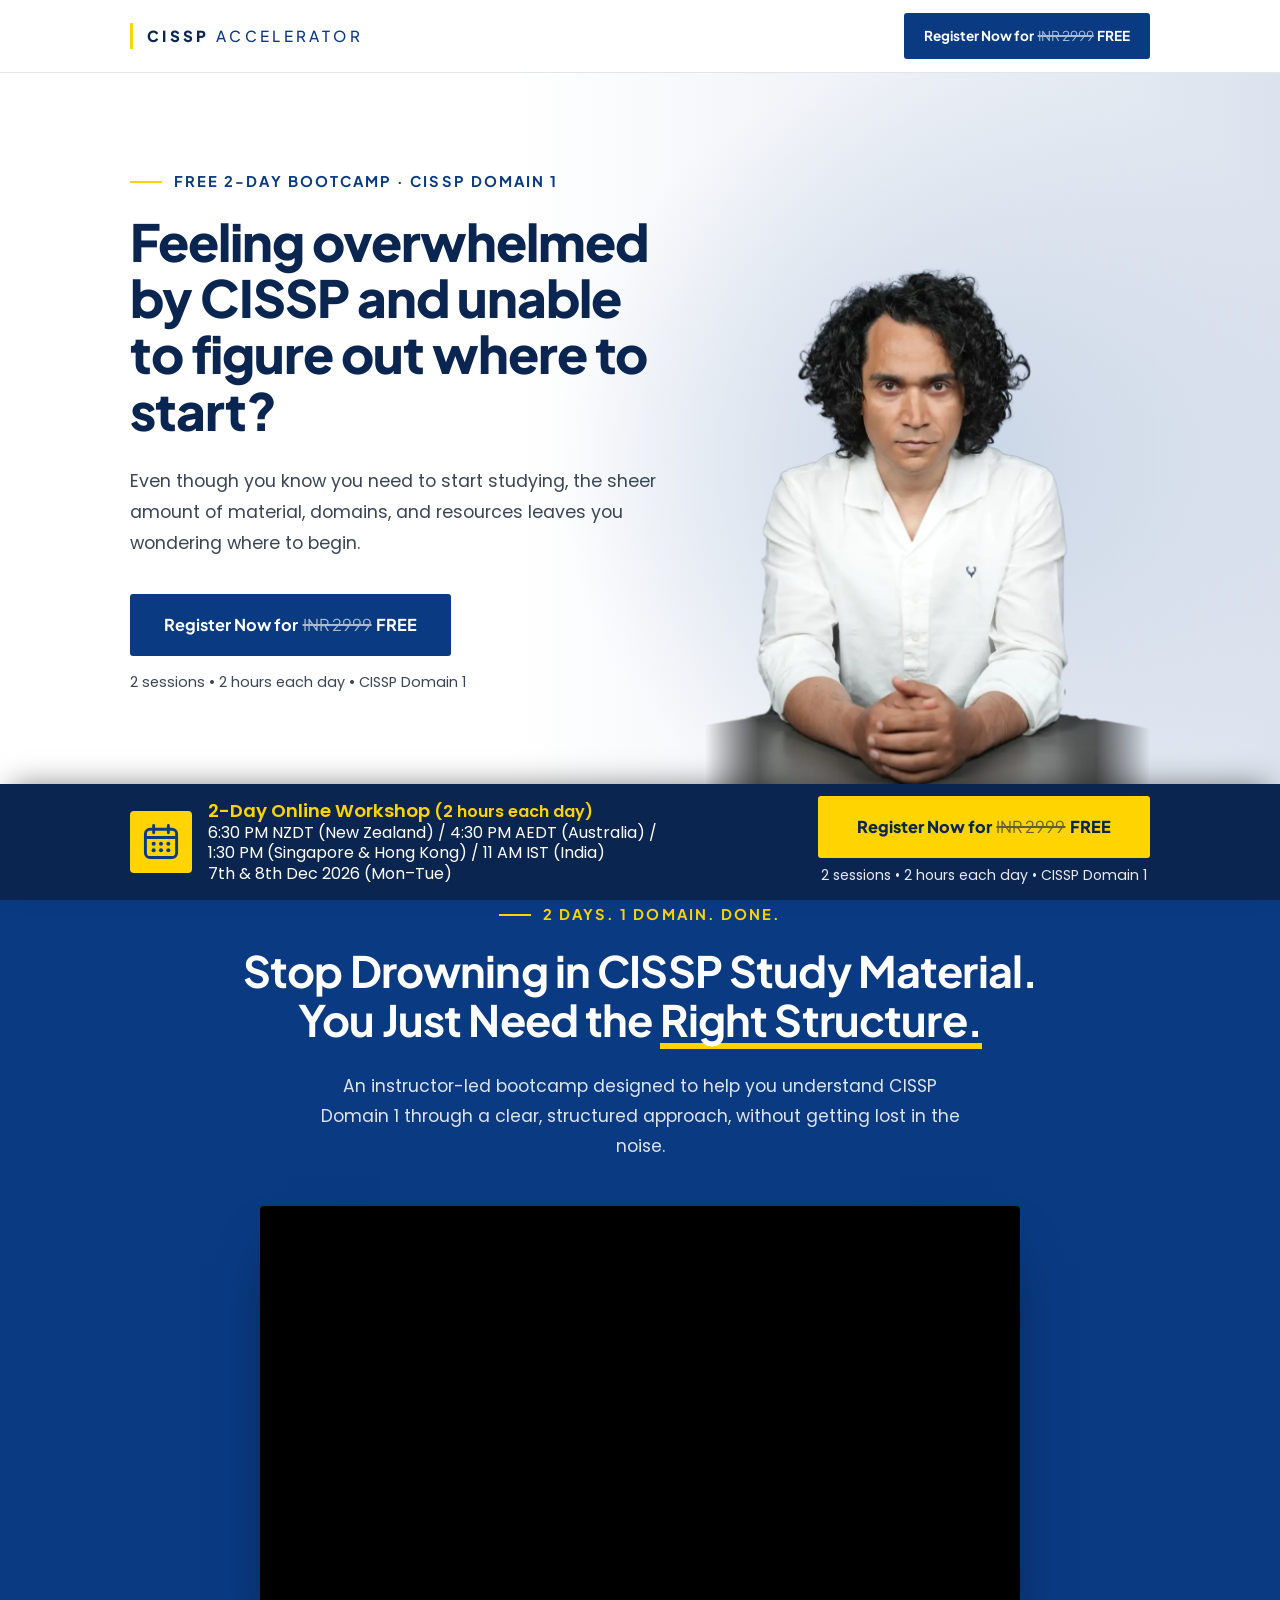
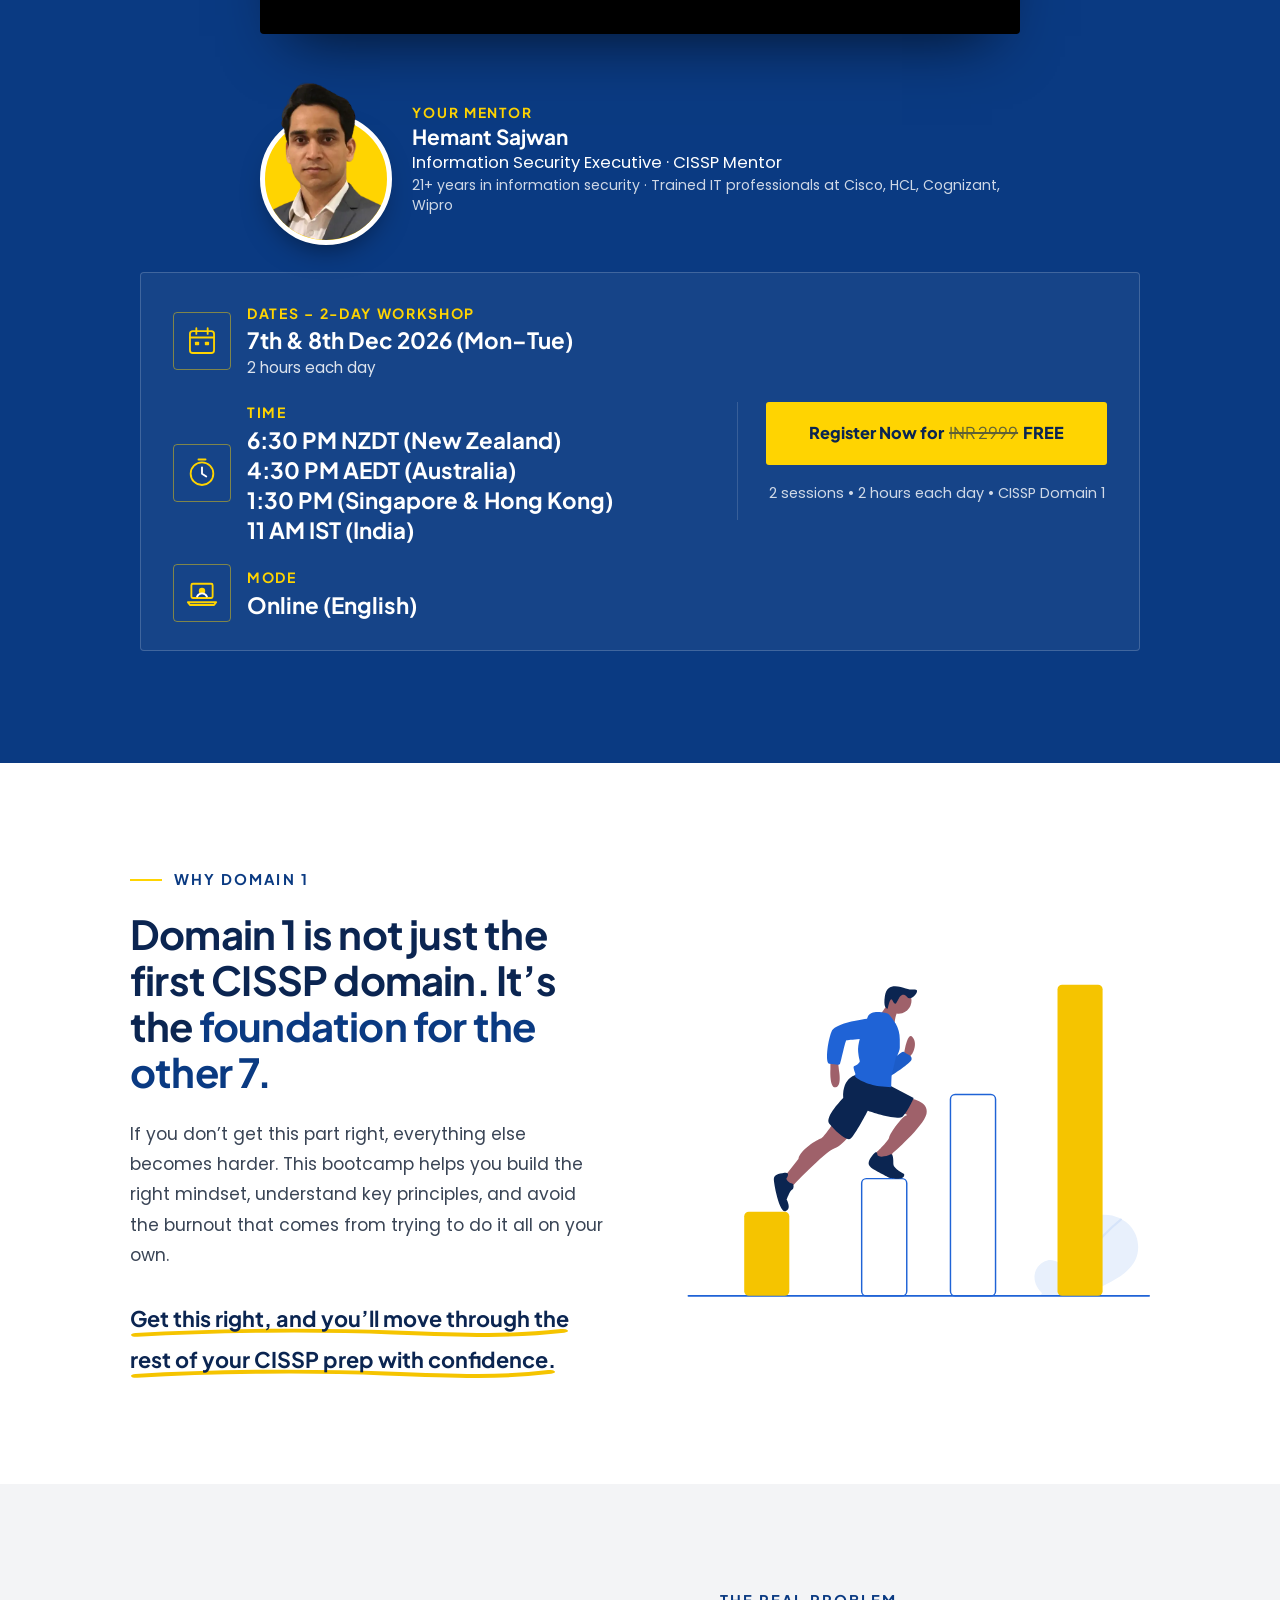
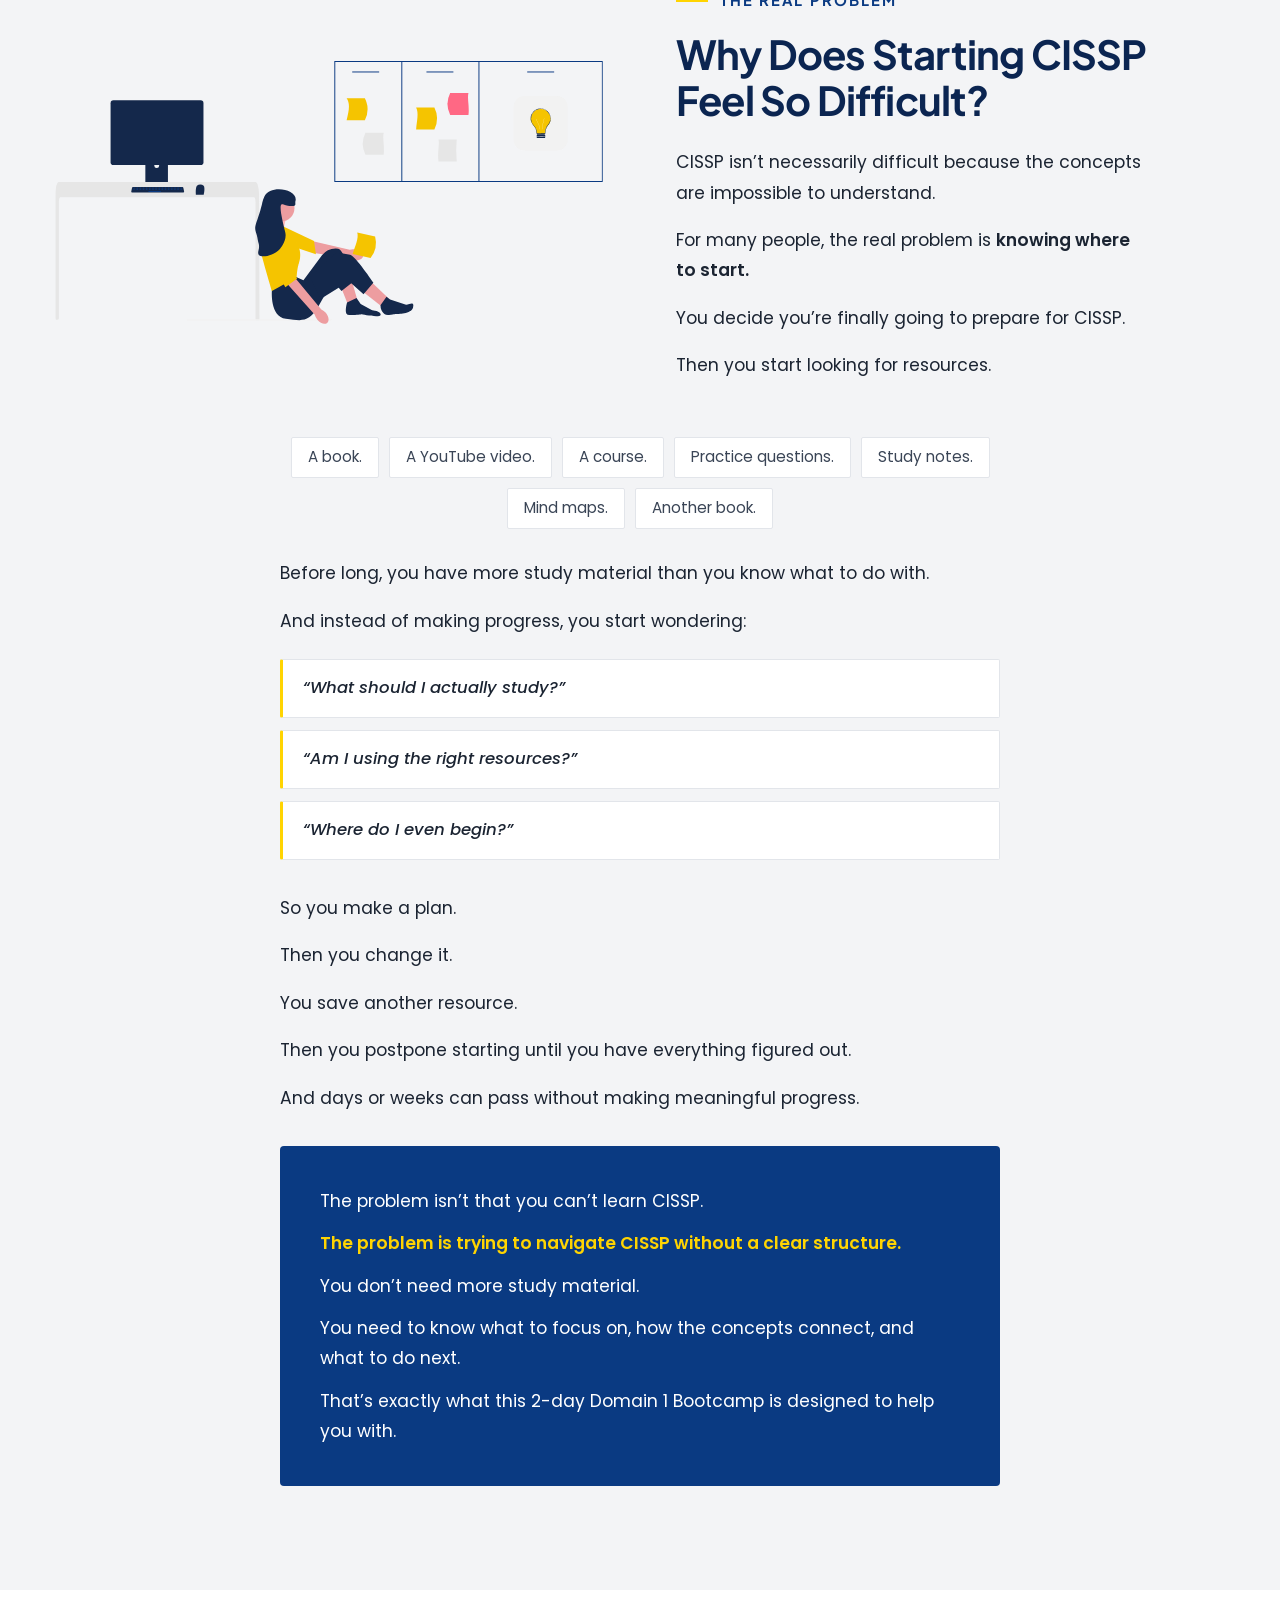
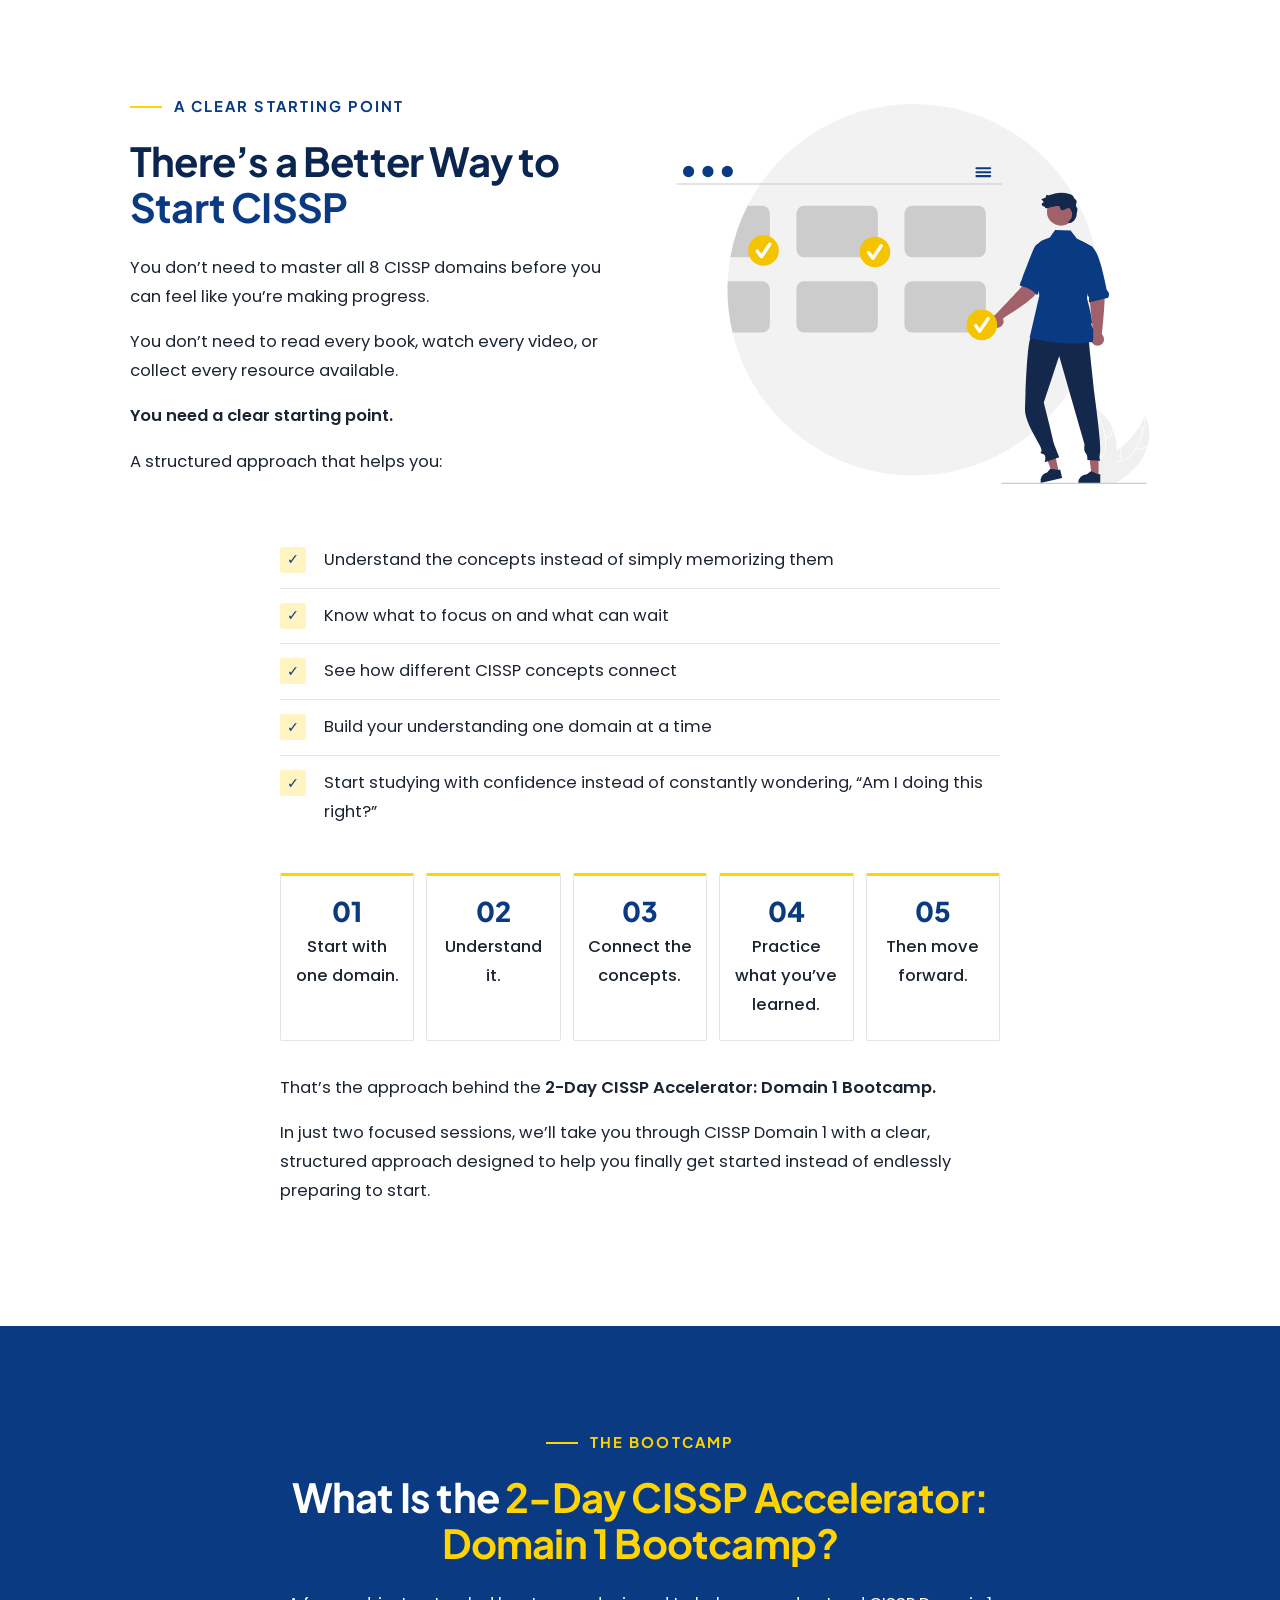
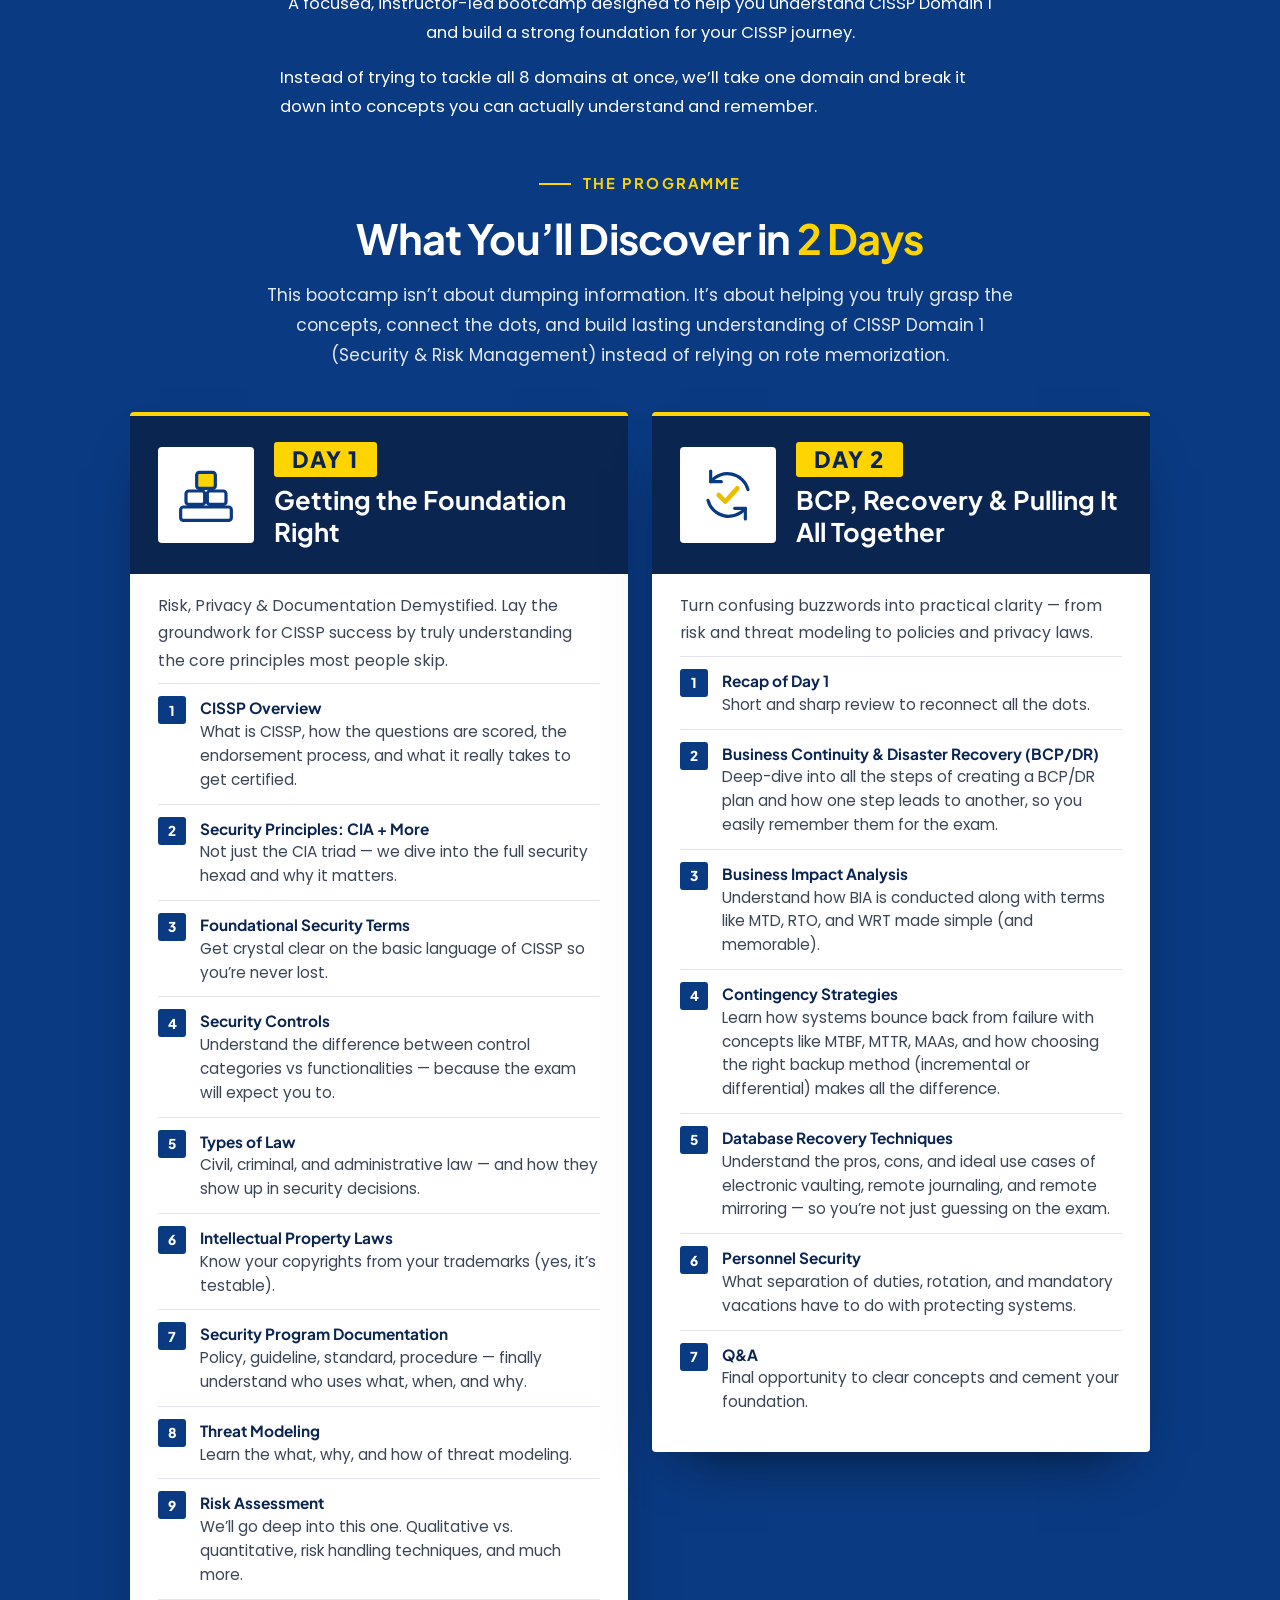
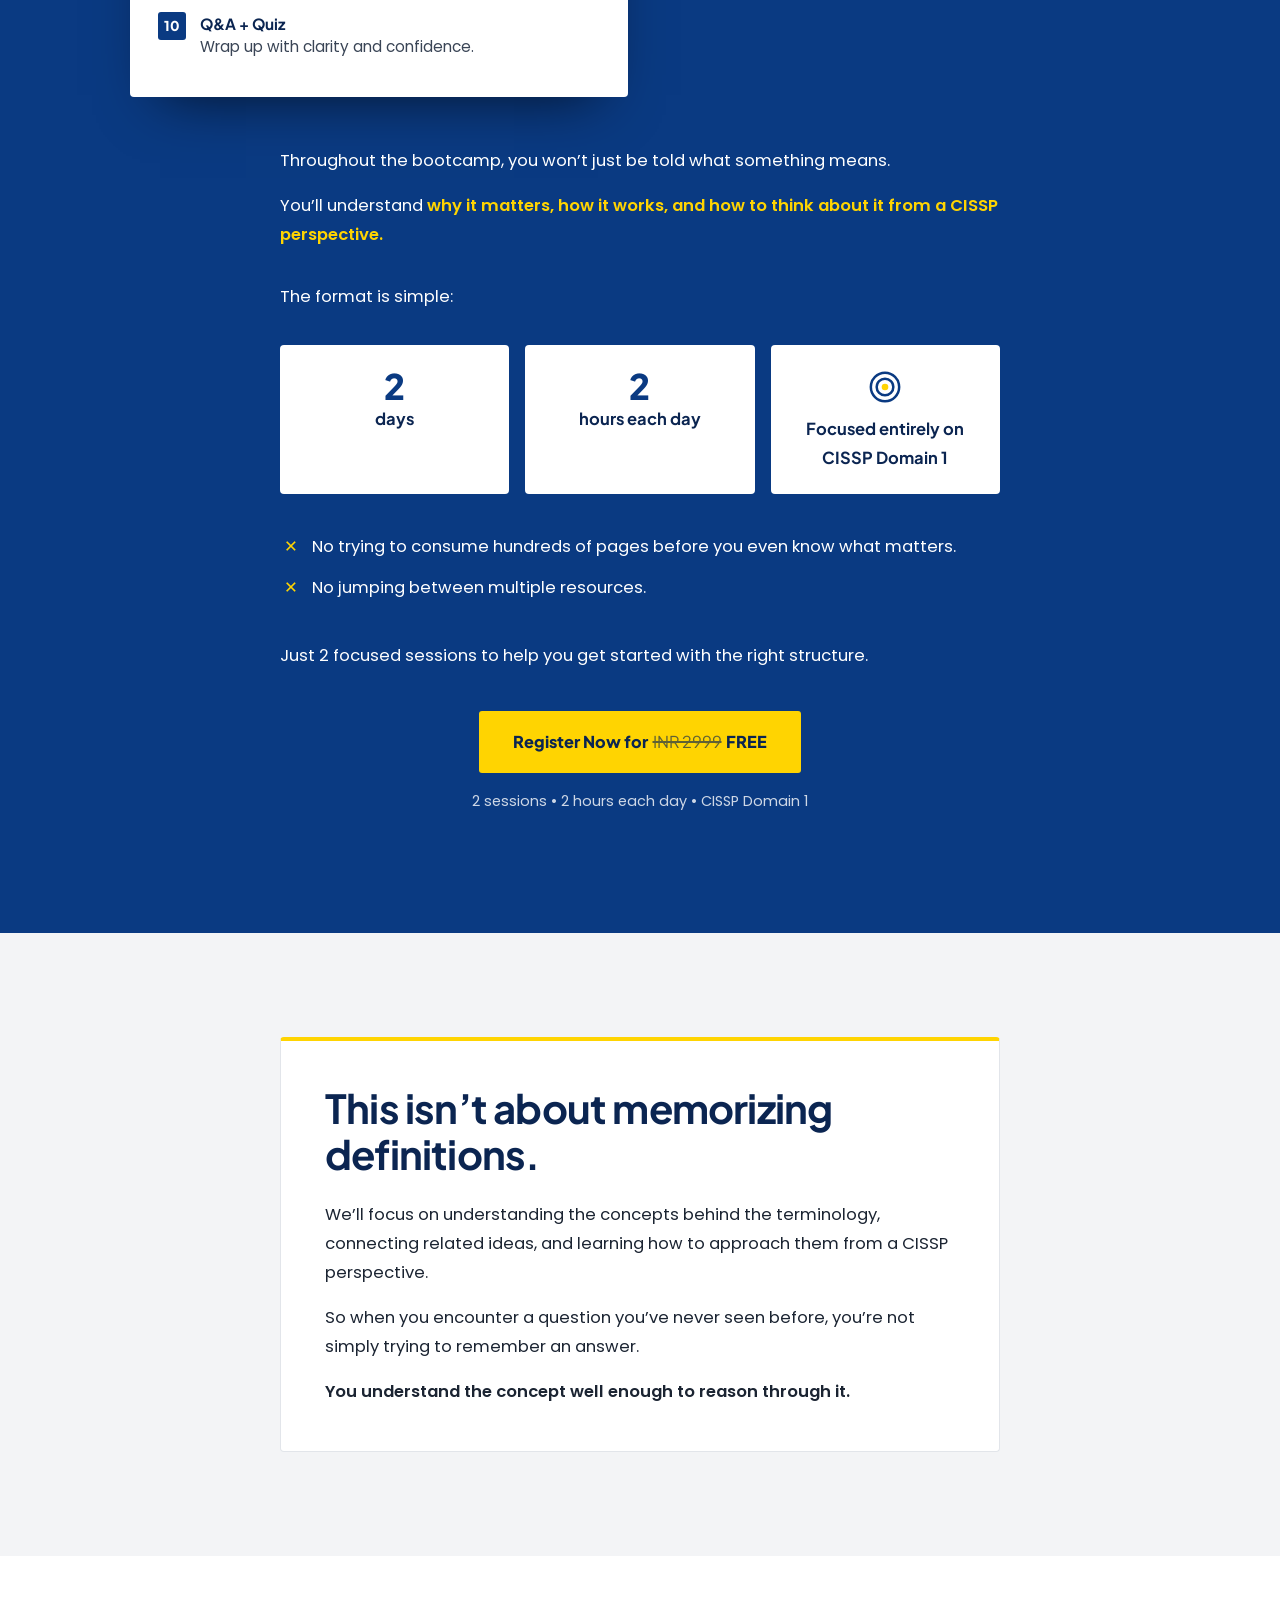
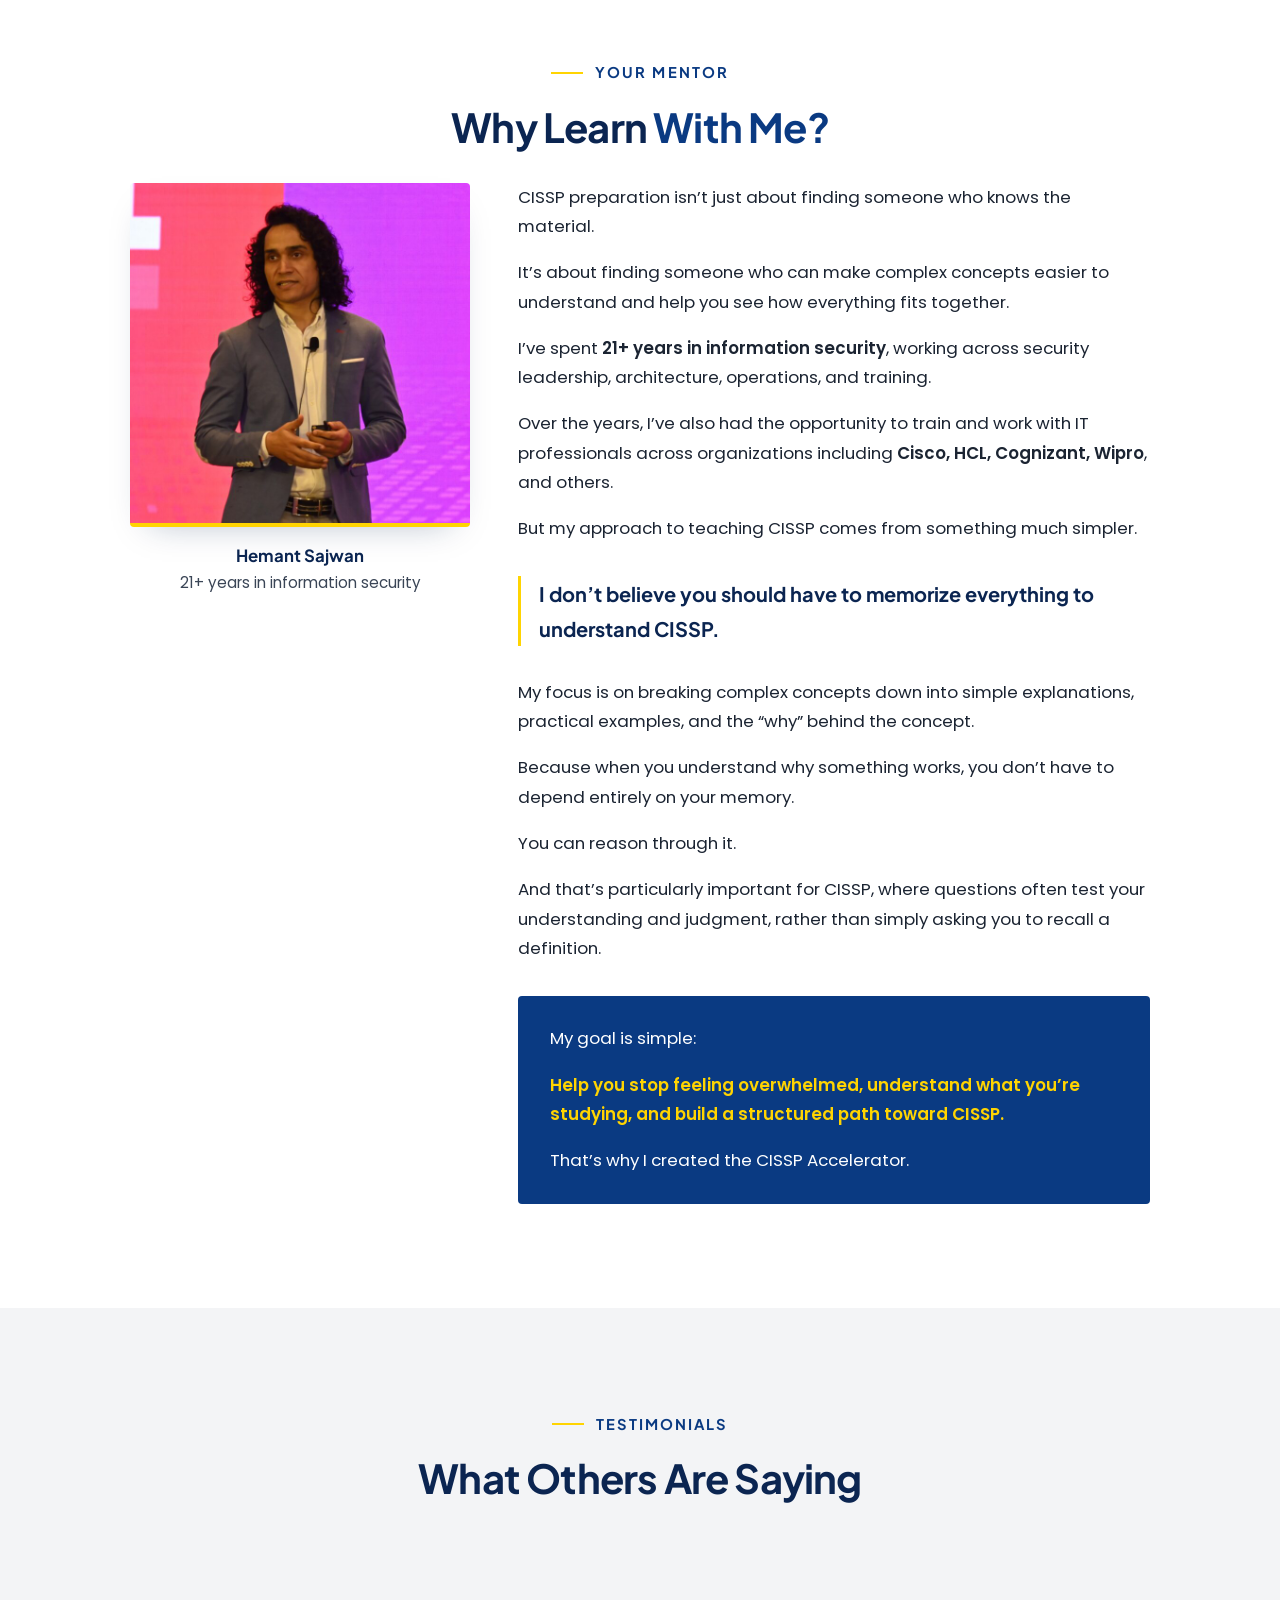
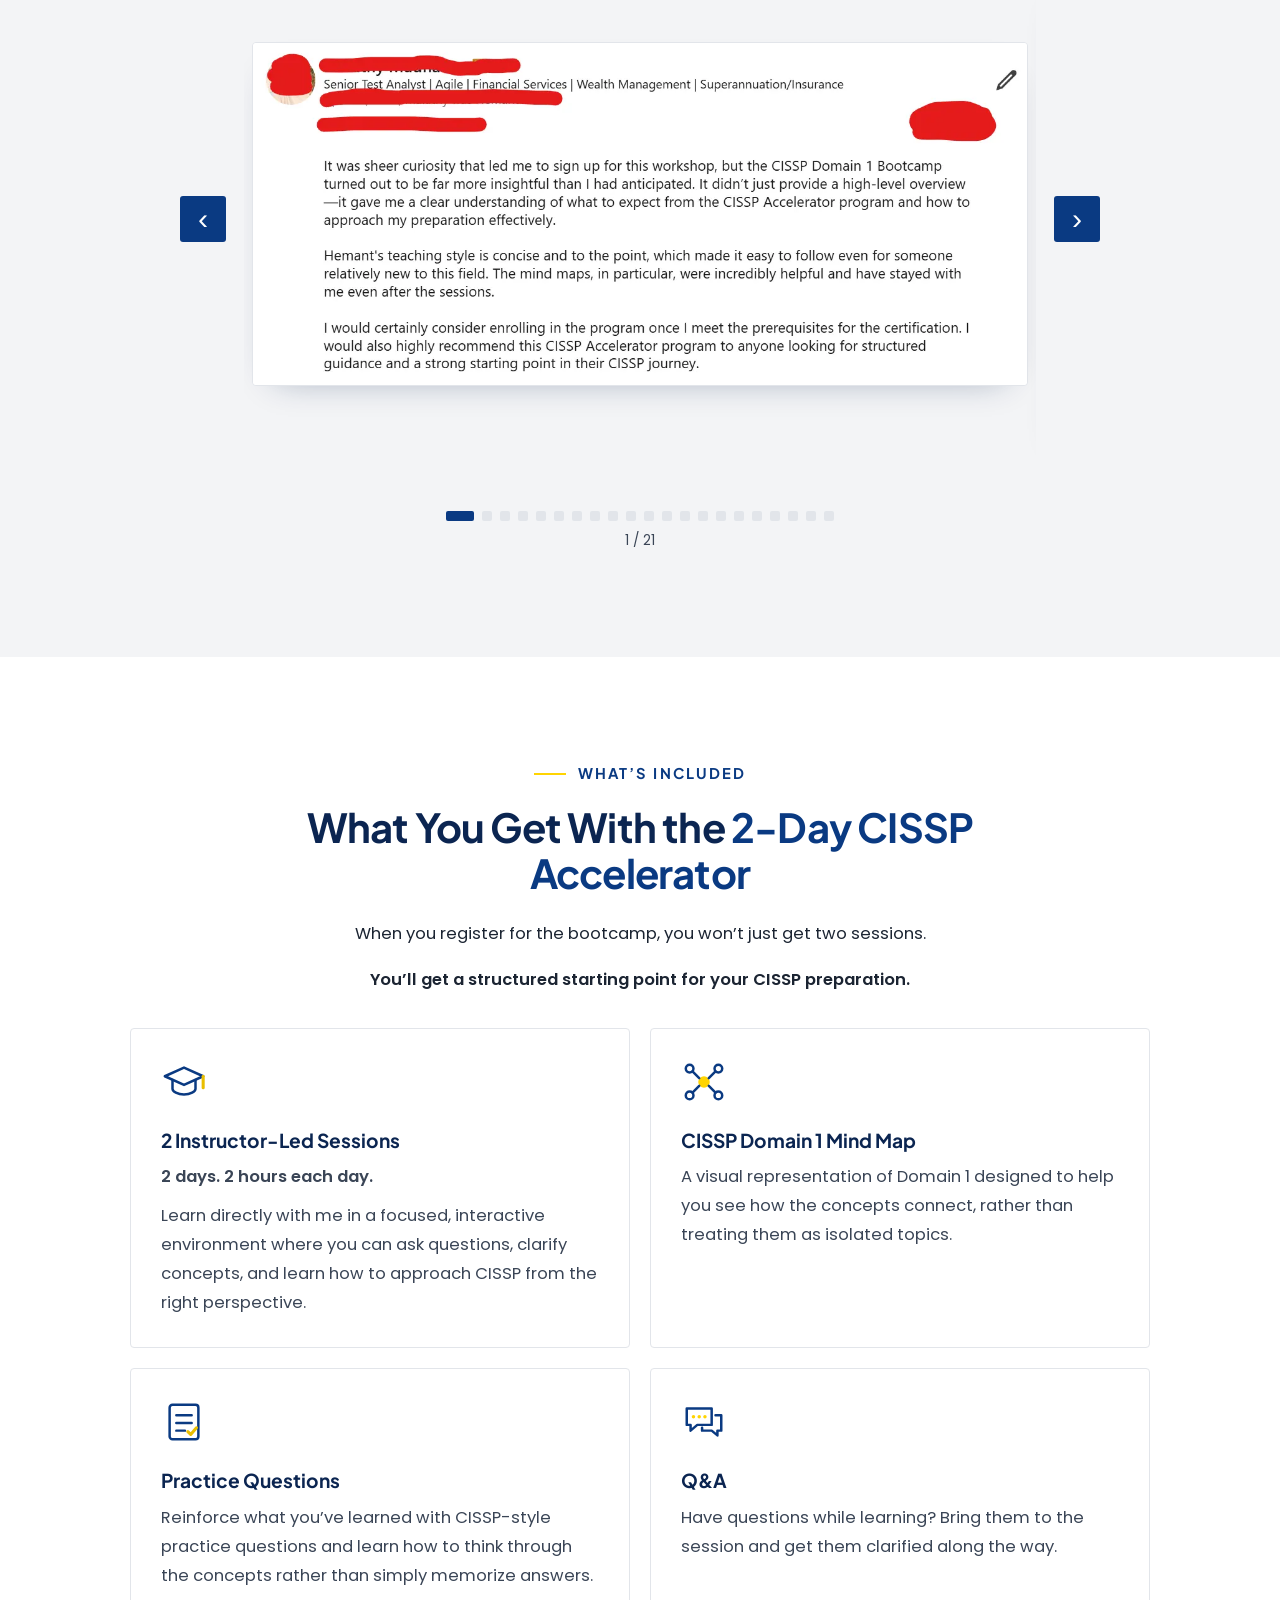
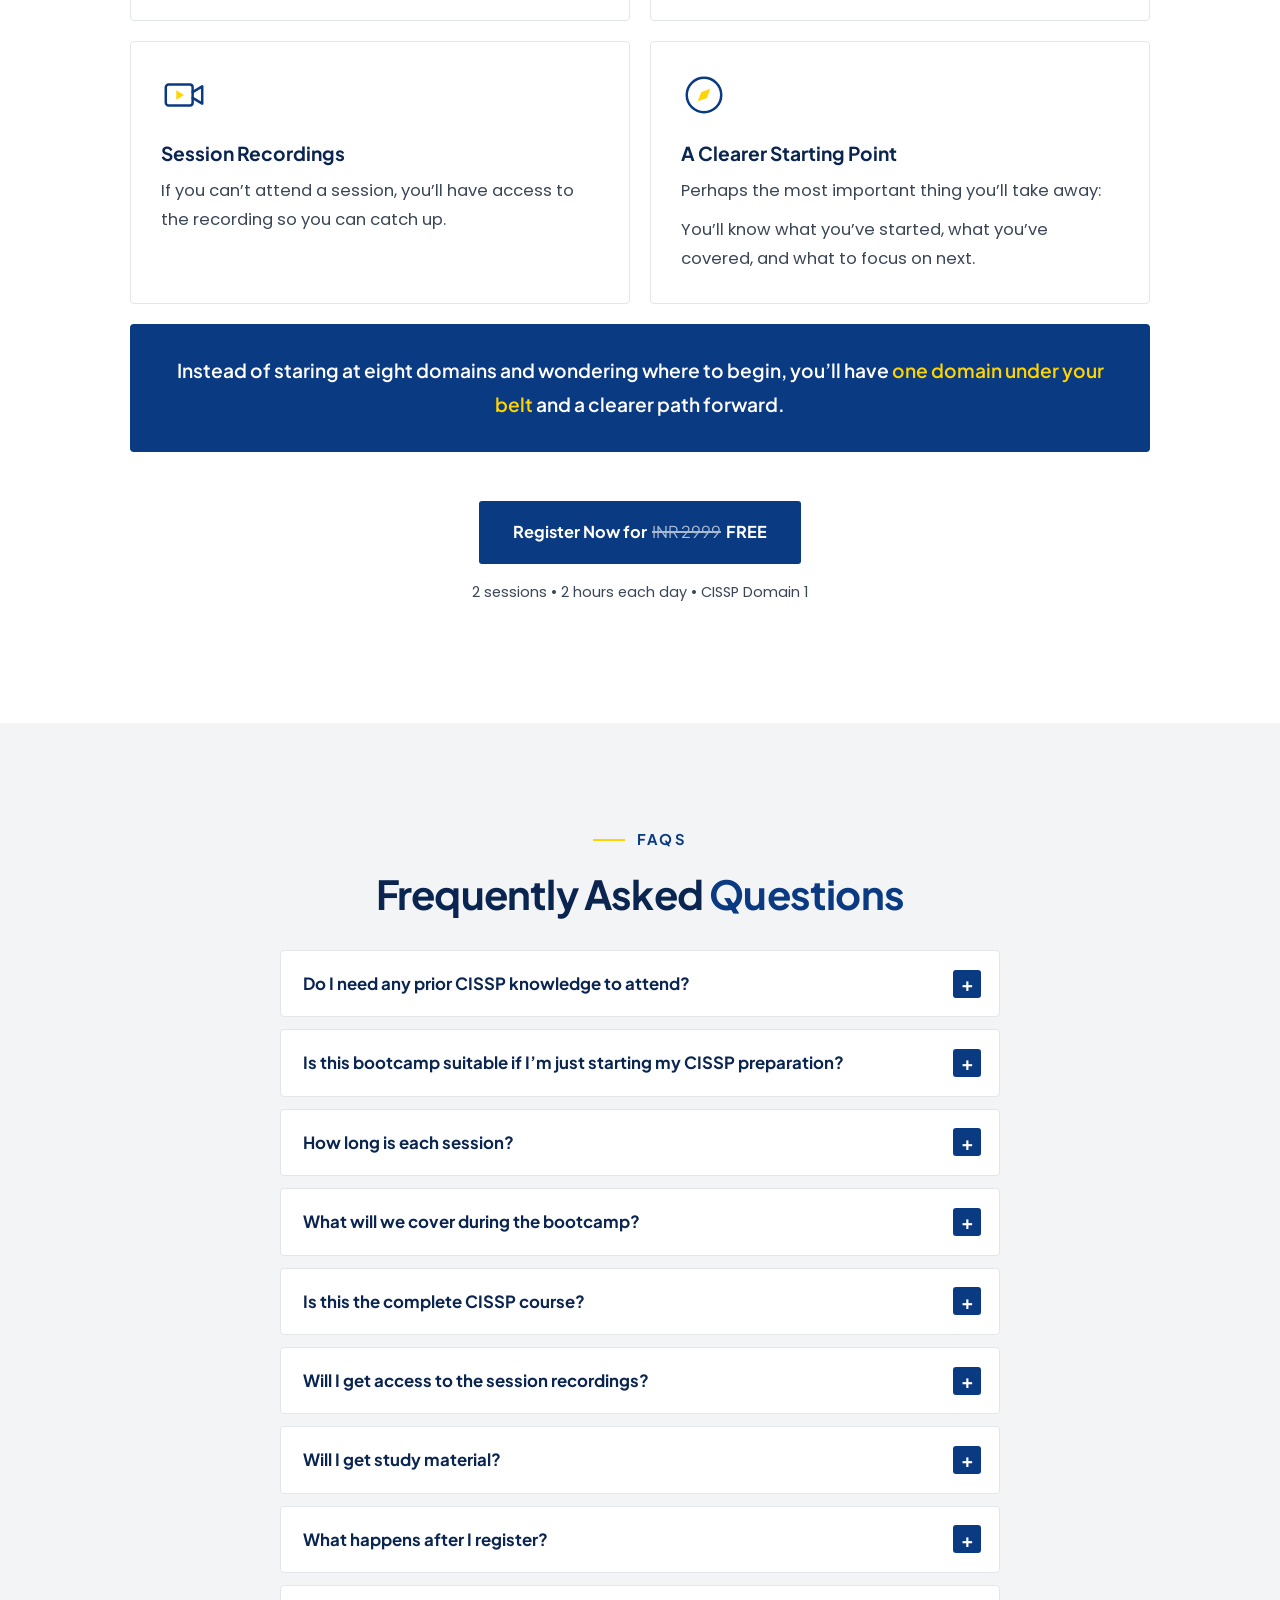
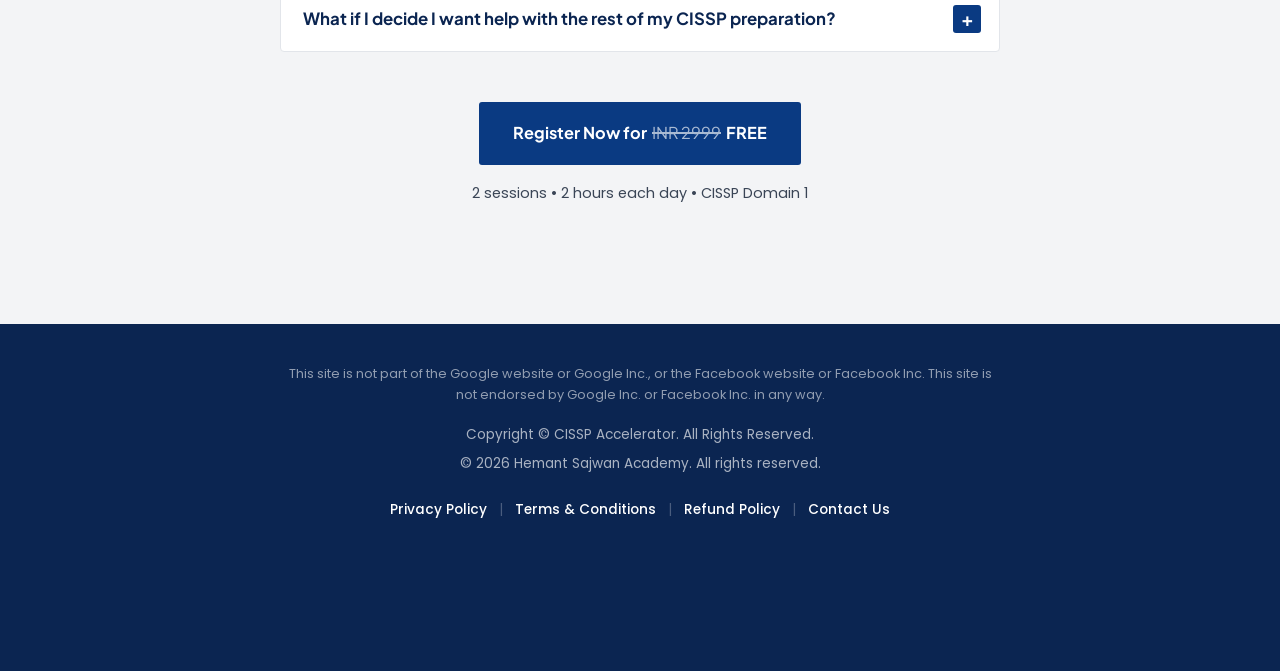
<file: fvm/index.html>
<!DOCTYPE html>
<html lang="en">
<head>
<meta charset="UTF-8" />
<meta name="viewport" content="width=device-width, initial-scale=1.0" />
<title>2-Day CISSP Accelerator: Domain 1 Bootcamp (Free) | Hemant Sajwan</title>
<meta name="description" content="2 days. 1 domain. Done. An instructor-led bootcamp to help you understand CISSP Domain 1 through a clear, structured approach." />
<link rel="preconnect" href="https://fonts.googleapis.com" />
<link rel="preconnect" href="https://fonts.gstatic.com" crossorigin />
<link href="https://fonts.googleapis.com/css2?family=Plus+Jakarta+Sans:wght@500;600;700;800&family=Poppins:wght@400;500;600;700;800&display=swap" rel="stylesheet" />
<link rel="stylesheet" href="../bootcamp.css" />
<link rel="stylesheet" href="../bootcamp-v2.css" /><!-- new look -->

<!--
  ================================================================
  BOOTCAMP DATES, TIME(S) AND MODE
  ----------------------------------------------------------------
  The dates change by themselves every week: 8 hours before Day 1
  starts, the page moves to the next week's dates (same days and
  times). Day 2 is the day after Day 1.
  day1: the Day 1 start of the current batch, in India time (IST),
  written as "YYYY-MM-DD HH:MM". Change it only to move the
  schedule, e.g. to skip a week.
  zones: the countries whose local start times are shown (in this
  order). Each time is worked out from day1, including daylight saving.
  batch: which tab of the Google Sheet the registrations go to:
  "morning" (Mon–Tue bootcamp) or "evening" (Wed–Thu bootcamp).
  ================================================================
-->
<script>
  window.BOOTCAMP = {
    day1:  "2026-11-09 11:00",   // Day 1 start, India time (see above)
    // Times are worked out for each batch's Day 1, so daylight saving (Australia, New Zealand) changes by itself.
    // abbr: [standard, daylight saving]; leave abbr out to show no abbreviation.
    zones: [
      { tz: "Pacific/Auckland", label: "New Zealand", abbr: ["NZST", "NZDT"] },
      { tz: "Australia/Sydney", label: "Australia", abbr: ["AEST", "AEDT"] },
      { tz: "Asia/Singapore", label: "Singapore & Hong Kong" },
      { tz: "Asia/Kolkata", label: "India", abbr: ["IST"] }
    ],
    mode:  "Online (English)",
    batch: "morning"
  };
</script>

<!--
  ================================================================
  ONE-TIME SETTINGS: where registrations from the pop-up form go
  ----------------------------------------------------------------
  FORM_ENDPOINT: the web address that receives the form entries
  (e.g. a Google Sheet script or Formspree link). While it is empty
  the form runs in TEST MODE and nothing is saved.
  ================================================================
-->
<script>
  window.FORM_ENDPOINT = "https://script.google.com/macros/s/AKfycbwyXSlj3sdRX9tlnjn1vcxH-lNPv9L3GgrGsti_2AuO_f01eqbJaI7hnHNfP-lGlWT0Pw/exec";
  window.THANK_YOU_URL = "../thank-you/";   // where people go after registering
</script>
<!-- Google Tag Manager (same container as cisspaccelerator.com) -->
<script>(function(w,d,s,l,i){w[l]=w[l]||[];w[l].push({'gtm.start':
new Date().getTime(),event:'gtm.js'});var f=d.getElementsByTagName(s)[0],
j=d.createElement(s),dl=l!='dataLayer'?'&l='+l:'';j.async=true;j.src=
'https://www.googletagmanager.com/gtm.js?id='+i+dl;f.parentNode.insertBefore(j,f);
})(window,document,'script','dataLayer','GTM-PLBDLMDQ');</script>
<!-- End Google Tag Manager -->

<!-- Meta (Facebook) Pixel: page view (same as the live cisspaccelerator.com pages) -->
<script>
  !function(f,b,e,v,n,t,s)
  {if(f.fbq)return;n=f.fbq=function(){n.callMethod?
  n.callMethod.apply(n,arguments):n.queue.push(arguments)};
  if(!f._fbq)f._fbq=n;n.push=n;n.loaded=!0;n.version='2.0';
  n.queue=[];t=b.createElement(e);t.async=!0;
  t.src=v;s=b.getElementsByTagName(e)[0];
  s.parentNode.insertBefore(t,s)}(window, document,'script',
  'https://connect.facebook.net/en_US/fbevents.js');
  fbq('init', '705271661052180');
  fbq('track', 'PageView');
</script>
<noscript><img height="1" width="1" style="display:none" alt="" src="https://www.facebook.com/tr?id=705271661052180&amp;ev=PageView&amp;noscript=1" /></noscript>
<!-- End Meta Pixel -->
</head>
<body class="v2">
<!-- Google Tag Manager (noscript) -->
<noscript><iframe src="https://www.googletagmanager.com/ns.html?id=GTM-PLBDLMDQ" height="0" width="0" style="display:none;visibility:hidden"></iframe></noscript>
<!-- End Google Tag Manager (noscript) -->

<!-- ===== TOP BAR ===== -->
<nav class="topbar">
  <div class="container">
    <a class="brand" href="#">CISSP <span>Accelerator</span></a>
    <a class="cta" data-register href="#">Register Now for <span class="price"><s>INR 2999</s> FREE</span></a>
  </div>
</nav>

<!-- ===== HERO ===== -->
<header class="hero">
  <div class="container hero-grid">
    <div class="hero-copy">
      <p class="eyebrow">Free 2-day bootcamp · CISSP Domain 1</p>
      <h1 class="hero-headline">Feeling overwhelmed by CISSP and unable to figure out where to start?</h1>
      <p class="hero-sub">Even though you know you need to start studying, the sheer amount of material, domains, and resources leaves you wondering where to begin.</p>
      <a class="cta" data-register href="#">Register Now for <span class="price"><s>INR 2999</s> FREE</span></a>
      <p class="cta-meta">2 sessions • 2 hours each day • <span class="nowrap">CISSP Domain 1</span></p>
    </div>
    <figure class="hero-photo"><img src="../images/hemant-hero.webp" alt="Hemant Sajwan, CISSP mentor" width="895" height="1100" fetchpriority="high" /></figure>
  </div>
</header>

<!-- ===== NAVY BAND: second headline, video, mentor, bootcamp details ===== -->
<section class="band">
  <div class="container">
    <p class="eyebrow">2 days. 1 domain. Done.</p>
    <p class="band-title">Stop Drowning in CISSP Study Material.<br />You Just Need the <span class="gold-line">Right Structure.</span></p>
    <p class="hero-desc">An instructor-led bootcamp designed to help you understand CISSP Domain 1 through a clear, structured approach, without getting lost in the noise.</p>

    <!-- VIDEO: to use a different Vimeo video, replace the number 1146180123 below with the new video's number -->
    <div class="video">
      <iframe src="https://player.vimeo.com/video/1146180123?title=0&amp;byline=0&amp;portrait=0" title="CISSP Accelerator: Domain 1 Bootcamp video" allow="fullscreen; picture-in-picture" allowfullscreen></iframe>
    </div>

    <!-- Mentor strip: headshot + name, just above the bootcamp details -->
    <div class="mentor-strip">
      <!-- pop-out headshot: gold circle with white ring; head rises above the circle -->
      <div class="headshot">
        <div class="headshot-clip">
          <img src="../images/hemant-headshot.webp" alt="Hemant Sajwan, CISSP mentor" width="443" height="450" />
        </div>
      </div>
      <div class="mentor-strip-text">
        <span class="mentor-strip-label">Your mentor</span>
        <strong>Hemant Sajwan</strong>
        <span>Information Security Executive · CISSP Mentor</span>
        <span class="mentor-strip-meta">21+ years in information security · Trained IT professionals at Cisco, HCL, Cognizant, Wipro</span>
      </div>
    </div>

    <!-- Bootcamp details (filled in from the BOOTCAMP block at the top) -->
    <div class="event-panel">
      <div class="event-details">
        <div class="event-item">
          <svg class="event-icon" viewBox="0 0 48 48" aria-hidden="true"><rect x="7" y="10" width="34" height="31" rx="4"/><path d="M7 19h34M16 6v8M32 6v8"/><rect class="dot" x="14" y="25" width="6" height="5" rx="1"/><rect class="dot" x="28" y="25" width="6" height="5" rx="1"/></svg>
          <div>
            <span class="event-k">Dates – 2-Day Workshop</span>
            <span class="event-v" data-bootcamp="dates">9th &amp; 10th Nov 2026 (Mon–Tue)</span>
            <span class="event-note">2 hours each day</span>
          </div>
        </div>
        <div class="event-item">
          <svg class="event-icon" viewBox="0 0 48 48" aria-hidden="true"><circle cx="24" cy="25" r="16"/><path class="hand" d="M24 16v9l6 4"/><path d="M19 5h10"/></svg>
          <div>
            <span class="event-k">Time</span>
            <span class="event-v" data-bootcamp="times">6:30 PM NZDT (New Zealand)<br />4:30 PM AEDT (Australia)<br />1:30 PM (Singapore &amp; Hong Kong)<br />11 AM IST (India)</span>
          </div>
        </div>
        <div class="event-item">
          <svg class="event-icon" viewBox="0 0 48 48" aria-hidden="true"><rect x="9" y="11" width="30" height="20" rx="2"/><path d="M4 37h40l-3 4H7z"/><circle class="dot" cx="24" cy="21" r="4.5"/><path class="hand" d="M17 29c1.5-3 4-4.5 7-4.5s5.5 1.5 7 4.5"/></svg>
          <div>
            <span class="event-k">Mode</span>
            <span class="event-v" data-bootcamp="mode">Online (English)</span>
          </div>
        </div>
      </div>
      <div class="event-action">
        <a class="cta" data-register href="#">Register Now for <span class="price"><s>INR 2999</s> FREE</span></a>
        <p class="cta-meta">2 sessions • 2 hours each day • <span class="nowrap">CISSP Domain 1</span></p>
      </div>
    </div>
  </div>
</section>

<!-- ===== DOMAIN 1 IS THE FOUNDATION ===== -->
<section class="section on-white foundation">
  <div class="container split">
    <div>
      <p class="eyebrow">Why Domain 1</p>
      <h2>Domain 1 is not just the first CISSP domain. It’s the <span class="blue-text">foundation for the other 7.</span></h2>
      <p class="lead">If you don’t get this part right, everything else becomes harder. This bootcamp helps you build the right mindset, understand key principles, and avoid the burnout that comes from trying to do it all on your own.</p>
      <p class="hand-line"><span class="hand-underline">Get this right, and you’ll move through the rest of your CISSP prep with confidence.</span></p>
    </div>
    <figure class="art"><img src="../images/illustrations/stepping-up.svg" alt="" width="820" height="600" loading="lazy" /></figure>
  </div>
</section>

<!-- ===== WHY DOES STARTING CISSP FEEL SO DIFFICULT? ===== -->
<section class="section on-light">
  <div class="container split reverse">
    <div class="story">
      <p class="eyebrow">The real problem</p>
      <h2>Why Does Starting CISSP Feel So Difficult?</h2>
      <p>CISSP isn’t necessarily difficult because the concepts are impossible to understand.</p>
      <p>For many people, the real problem is <strong>knowing where to start.</strong></p>
      <p>You decide you’re finally going to prepare for CISSP.</p>
      <p>Then you start looking for resources.</p>
    </div>
    <figure class="art art-zoom"><img src="../images/illustrations/sorting-thoughts.svg" alt="" width="800" height="383" loading="lazy" /></figure>
  </div>
  <div class="container narrow story">
    <ul class="chips">
      <li>A book.</li>
      <li>A YouTube video.</li>
      <li>A course.</li>
      <li>Practice questions.</li>
      <li>Study notes.</li>
      <li>Mind maps.</li>
      <li>Another book.</li>
    </ul>

    <p>Before long, you have more study material than you know what to do with.</p>
    <p>And instead of making progress, you start wondering:</p>

    <div class="thoughts">
      <div class="thought">“What should I actually study?”</div>
      <div class="thought">“Am I using the right resources?”</div>
      <div class="thought">“Where do I even begin?”</div>
    </div>

    <p>So you make a plan.</p>
    <p>Then you change it.</p>
    <p>You save another resource.</p>
    <p>Then you postpone starting until you have everything figured out.</p>
    <p>And days or weeks can pass without making meaningful progress.</p>

    <div class="punch">
      <p>The problem isn’t that you can’t learn CISSP.</p>
      <p><strong>The problem is trying to navigate CISSP without a clear structure.</strong></p>
      <p>You don’t need more study material.</p>
      <p>You need to know what to focus on, how the concepts connect, and what to do next.</p>
      <p>That’s exactly what this 2-day Domain 1 Bootcamp is designed to help you with.</p>
    </div>
  </div>
</section>

<!-- ===== THERE'S A BETTER WAY ===== -->
<section class="section on-white">
  <div class="container split">
    <div>
      <p class="eyebrow">A clear starting point</p>
      <h2>There’s a Better Way to <span class="blue-text">Start CISSP</span></h2>
      <p>You don’t need to master all 8 CISSP domains before you can feel like you’re making progress.</p>
      <p>You don’t need to read every book, watch every video, or collect every resource available.</p>
      <p><strong>You need a clear starting point.</strong></p>
      <p>A structured approach that helps you:</p>
    </div>
    <figure class="art"><img src="../images/illustrations/checking-boxes.svg" alt="" width="921" height="740" loading="lazy" /></figure>
  </div>
  <div class="container narrow">
    <ul class="checks">
      <li>Understand the concepts instead of simply memorizing them</li>
      <li>Know what to focus on and what can wait</li>
      <li>See how different CISSP concepts connect</li>
      <li>Build your understanding one domain at a time</li>
      <li>Start studying with confidence instead of constantly wondering, “Am I doing this right?”</li>
    </ul>

    <ol class="steps">
      <li>Start with one domain.</li>
      <li>Understand it.</li>
      <li>Connect the concepts.</li>
      <li>Practice what you’ve learned.</li>
      <li>Then move forward.</li>
    </ol>

    <p>That’s the approach behind the <strong>2-Day CISSP Accelerator: Domain 1 Bootcamp.</strong></p>
    <p>In just two focused sessions, we’ll take you through CISSP Domain 1 with a clear, structured approach designed to help you finally get started instead of endlessly preparing to start.</p>
  </div>
</section>

<!-- ===== WHAT IS THE BOOTCAMP? ===== -->
<section class="section on-blue">
  <div class="container narrow">
    <p class="eyebrow center-eyebrow">The bootcamp</p>
    <h2 class="center">What Is the <span class="gold-text">2-Day CISSP Accelerator: Domain 1 Bootcamp?</span></h2>

    <p class="center">A focused, instructor-led bootcamp designed to help you understand CISSP Domain 1 and build a strong foundation for your CISSP journey.</p>
    <p>Instead of trying to tackle all 8 domains at once, we’ll take one domain and break it down into concepts you can actually understand and remember.</p>
  </div>

  <!-- What you'll discover: Day 1 and Day 2 programme -->
  <div class="container discover">
    <p class="eyebrow center-eyebrow">The programme</p>
    <h2 class="center discover-title">What You’ll Discover in <span class="gold-text">2 Days</span></h2>
    <p class="center discover-sub">This bootcamp isn’t about dumping information. It’s about helping you truly grasp the concepts, connect the dots, and build lasting understanding of CISSP Domain 1 (Security &amp; Risk Management) instead of relying on rote memorization.</p>

    <div class="day-cards">
      <article class="day-card">
        <header>
          <svg class="day-icon" viewBox="0 0 48 48" aria-hidden="true"><rect x="5" y="33" width="38" height="10" rx="2"/><rect x="9" y="21" width="14" height="10" rx="2"/><rect x="25" y="21" width="14" height="10" rx="2"/><rect class="accent" x="17" y="7" width="14" height="12" rx="2"/></svg>
          <div>
            <span class="day-badge">Day 1</span>
            <h3>Getting the Foundation Right</h3>
          </div>
        </header>
        <p class="day-intro">Risk, Privacy &amp; Documentation Demystified. Lay the groundwork for CISSP success by truly understanding the core principles most people skip.</p>
        <ol class="day-topics">
            <li><strong>CISSP Overview</strong><span>What is CISSP, how the questions are scored, the endorsement process, and what it really takes to get certified.</span></li>
            <li><strong>Security Principles: CIA + More</strong><span>Not just the CIA triad — we dive into the full security hexad and why it matters.</span></li>
            <li><strong>Foundational Security Terms</strong><span>Get crystal clear on the basic language of CISSP so you’re never lost.</span></li>
            <li><strong>Security Controls</strong><span>Understand the difference between control categories vs functionalities — because the exam will expect you to.</span></li>
            <li><strong>Types of Law</strong><span>Civil, criminal, and administrative law — and how they show up in security decisions.</span></li>
            <li><strong>Intellectual Property Laws</strong><span>Know your copyrights from your trademarks (yes, it’s testable).</span></li>
            <li><strong>Security Program Documentation</strong><span>Policy, guideline, standard, procedure — finally understand who uses what, when, and why.</span></li>
            <li><strong>Threat Modeling</strong><span>Learn the what, why, and how of threat modeling.</span></li>
            <li><strong>Risk Assessment</strong><span>We’ll go deep into this one. Qualitative vs. quantitative, risk handling techniques, and much more.</span></li>
            <li><strong>Q&amp;A + Quiz</strong><span>Wrap up with clarity and confidence.</span></li>
        </ol>
      </article>

      <article class="day-card">
        <header>
          <svg class="day-icon" viewBox="0 0 48 48" aria-hidden="true"><path d="M39 20a16 16 0 0 0-28-6"/><path d="M11 6v8h8"/><path d="M9 28a16 16 0 0 0 28 6"/><path d="M37 42v-8h-8"/><path class="accent-stroke" d="M17 24l5 5 9-10"/></svg>
          <div>
            <span class="day-badge">Day 2</span>
            <h3>BCP, Recovery &amp; Pulling It All Together</h3>
          </div>
        </header>
        <p class="day-intro">Turn confusing buzzwords into practical clarity — from risk and threat modeling to policies and privacy laws.</p>
        <ol class="day-topics">
            <li><strong>Recap of Day 1</strong><span>Short and sharp review to reconnect all the dots.</span></li>
            <li><strong>Business Continuity &amp; Disaster Recovery (BCP/DR)</strong><span>Deep-dive into all the steps of creating a BCP/DR plan and how one step leads to another, so you easily remember them for the exam.</span></li>
            <li><strong>Business Impact Analysis</strong><span>Understand how BIA is conducted along with terms like MTD, RTO, and WRT made simple (and memorable).</span></li>
            <li><strong>Contingency Strategies</strong><span>Learn how systems bounce back from failure with concepts like MTBF, MTTR, MAAs, and how choosing the right backup method (incremental or differential) makes all the difference.</span></li>
            <li><strong>Database Recovery Techniques</strong><span>Understand the pros, cons, and ideal use cases of electronic vaulting, remote journaling, and remote mirroring — so you’re not just guessing on the exam.</span></li>
            <li><strong>Personnel Security</strong><span>What separation of duties, rotation, and mandatory vacations have to do with protecting systems.</span></li>
            <li><strong>Q&amp;A</strong><span>Final opportunity to clear concepts and cement your foundation.</span></li>
        </ol>
      </article>
    </div>
  </div>

  <div class="container narrow">

    <p>Throughout the bootcamp, you won’t just be told what something means.</p>
    <p>You’ll understand <strong class="gold-text">why it matters, how it works, and how to think about it from a CISSP perspective.</strong></p>

    <p style="margin-top:2em">The format is simple:</p>
    <div class="format">
      <div><b>2</b>days</div>
      <div><b>2</b>hours each day</div>
      <div><svg class="format-icon" viewBox="0 0 48 48" aria-hidden="true"><circle cx="24" cy="24" r="17"/><circle cx="24" cy="24" r="10"/><circle class="accent" cx="24" cy="24" r="4"/></svg>Focused entirely on CISSP Domain 1</div>
    </div>

    <ul class="no-list">
      <li>No trying to consume hundreds of pages before you even know what matters.</li>
      <li>No jumping between multiple resources.</li>
    </ul>
    <p>Just 2 focused sessions to help you get started with the right structure.</p>

    <div class="center" style="margin-top:2.4em">
      <a class="cta" data-register href="#">Register Now for <span class="price"><s>INR 2999</s> FREE</span></a>
      <p class="cta-meta">2 sessions • 2 hours each day • <span class="nowrap">CISSP Domain 1</span></p>
    </div>
  </div>
</section>

<!-- ===== THIS ISN'T ABOUT MEMORIZING ===== -->
<section class="section on-light">
  <div class="container narrow">
    <div class="callout">
      <h2>This isn’t about memorizing definitions.</h2>
      <p>We’ll focus on understanding the concepts behind the terminology, connecting related ideas, and learning how to approach them from a CISSP perspective.</p>
      <p>So when you encounter a question you’ve never seen before, you’re not simply trying to remember an answer.</p>
      <p style="margin:0"><strong>You understand the concept well enough to reason through it.</strong></p>
    </div>
  </div>
</section>

<!-- ===== WHY LEARN WITH ME? ===== -->
<section class="section on-white">
  <div class="container mentor">
    <p class="eyebrow center-eyebrow">Your mentor</p>
    <h2 class="center">Why Learn <span class="blue-text">With Me?</span></h2>

    <div class="mentor-grid">
    <!-- To change the photo, replace images/hemant-sajwan.jpg with a new file of the same name -->
    <figure class="mentor-photo">
      <img src="../images/hemant-sajwan.jpg" alt="Hemant Sajwan speaking on stage" width="720" height="720" loading="lazy" />
      <figcaption><strong>Hemant Sajwan</strong><br />21+ years in information security</figcaption>
    </figure>

    <div class="mentor-text">
    <p>CISSP preparation isn’t just about finding someone who knows the material.</p>
    <p>It’s about finding someone who can make complex concepts easier to understand and help you see how everything fits together.</p>
    <p>I’ve spent <strong>21+ years in information security</strong>, working across security leadership, architecture, operations, and training.</p>
    <p>Over the years, I’ve also had the opportunity to train and work with IT professionals across organizations including <strong>Cisco, HCL, Cognizant, Wipro</strong>, and others.</p>
    <p>But my approach to teaching CISSP comes from something much simpler.</p>

    <p class="highlight">I don’t believe you should have to memorize everything to understand CISSP.</p>

    <p>My focus is on breaking complex concepts down into simple explanations, practical examples, and the “why” behind the concept.</p>
    <p>Because when you understand why something works, you don’t have to depend entirely on your memory.</p>
    <p>You can reason through it.</p>
    <p>And that’s particularly important for CISSP, where questions often test your understanding and judgment, rather than simply asking you to recall a definition.</p>

    <div class="goal">
      <p>My goal is simple:</p>
      <p><strong>Help you stop feeling overwhelmed, understand what you’re studying, and build a structured path toward CISSP.</strong></p>
      <p>That’s why I created the CISSP Accelerator.</p>
    </div>
    </div>
    </div>
  </div>
</section>

<!-- ===== WHAT OTHERS ARE SAYING =====
     Testimonial carousel. Each <li> is one slide, shown in this order.
     To add one: copy an <li> block, change the image number and the alt text.
     The dots and the "1 / 5" counter update automatically.
-->
<section class="section on-light" id="testimonials">
  <div class="container">
    <p class="eyebrow center-eyebrow">Testimonials</p>
    <h2 class="center">What Others Are Saying</h2>

    <div class="carousel" data-carousel>
      <button class="carousel-btn prev" type="button" aria-label="Previous testimonial">&#8249;</button>
      <ul class="carousel-track">
        <li class="slide"><img src="../images/testimonials/01.webp" width="1242" height="549" loading="lazy"
          alt="Senior Test Analyst: It was sheer curiosity that led me to sign up for this workshop, but the CISSP Domain 1 Bootcamp turned out to be far more insightful than I had anticipated. Hemant's teaching style is concise and to the point. The mind maps, in particular, were incredibly helpful. I would highly recommend this CISSP Accelerator program to anyone looking for structured guidance and a strong starting point in their CISSP journey." /></li>
        <li class="slide"><img src="../images/testimonials/02.webp" width="1252" height="766" loading="lazy"
          alt="Feedback form: It was explained in detail, each terminology was explained; with your presentation even a lengthy course seemed manageable and doable. You take time to answer everyone's questions. I am getting much clarity about doing CISSP." /></li>
        <li class="slide"><img src="../images/testimonials/03.webp" width="1242" height="727" loading="lazy"
          alt="Feedback form: It was clear and to the point. The explanation was concise and easy to understand. Within just 30 minutes of the first session, I was already grasping the topics and answering questions with ease. I feel more confident about taking the CISSP." /></li>
        <li class="slide"><img src="../images/testimonials/04.webp" width="1255" height="688" loading="lazy"
          alt="Feedback form: You broke module 1 into easily consumable shorter definitions, easy to remember and refer to. When doing the quiz it felt like I got the grip on the module. More confident." /></li>
        <li class="slide"><img src="../images/testimonials/05.webp" width="1240" height="226" loading="lazy"
          alt="Feedback form: Hit straight to the point and focused on important issues." /></li>
        <li class="slide"><img src="../images/testimonials/06.webp" width="1233" height="699" loading="lazy"
          alt="Feedback form: A structured mind map which looked easy to follow. It gave me an insight that I do remember a few things; I only need to be more structured while preparing. Eagerness to stick to my routine and get the certification soon is active again." /></li>
        <li class="slide"><img src="../images/testimonials/07.webp" width="1245" height="690" loading="lazy"
          alt="Feedback form: Methodology, the style of delivery, very clear to digest. The complex domain was broken into easily understandable content. Positive, and at least can hope to become CISSP certified." /></li>
        <li class="slide"><img src="../images/testimonials/08.webp" width="1245" height="687" loading="lazy"
          alt="Feedback form: Your teaching methodology and format is great. Yes, I can get my employees certified." /></li>
        <li class="slide"><img src="../images/testimonials/09.webp" width="1242" height="687" loading="lazy"
          alt="Feedback form: Clear-cut explanation of the topics through mind maps. Quick grasp of a vast subject. Having confidence about appearing for the CISSP exam." /></li>
        <li class="slide"><img src="../images/testimonials/10.webp" width="1239" height="720" loading="lazy"
          alt="Feedback form: I feel you are a genuine person who really goes deep to make the trainees understand the concept in a simpler way. I started understanding the nuances and linking them to make a path for me. I feel the journey is in progress." /></li>
        <li class="slide"><img src="../images/testimonials/11.webp" width="1233" height="790" loading="lazy"
          alt="Feedback form: The way complex topics were broken down into practical explanations made the learning experience engaging and effective. Using mind maps was the best way to put it across; I've never seen mind maps used like this in any webinar or program. The CISSP Accelerator program was well-structured and provided much-needed clarity on the foundational concepts, especially for those starting their CISSP preparation. It's a 10/10." /></li>
        <li class="slide"><img src="../images/testimonials/12.webp" width="1243" height="693" loading="lazy"
          alt="Feedback form: Mind Map is mind-blowing. Concepts which were tricky were made to look simple. Clarity. Thanks so much." /></li>
        <li class="slide"><img src="../images/testimonials/13.webp" width="1242" height="697" loading="lazy"
          alt="Feedback form: Just one word: awesome. Simple, very well planned and structured, in layman's language. Feeling confident that I can do it with your support." /></li>
        <li class="slide"><img src="../images/testimonials/14.webp" width="1230" height="739" loading="lazy"
          alt="Feedback form: All the topics included in Domain 1 help me understand some of the controls in ISO 27001 ISMS compliance, more than other random YouTube videos. Risk assessment and BCP helped the most. It gave me more ideas on how to construct a clear and detailed policy aligned with ISMS compliance." /></li>
        <li class="slide"><img src="../images/testimonials/15.webp" width="1222" height="328" loading="lazy"
          alt="Feedback form: I attended the bootcamp to get a glimpse of what CISSP looks like. I am currently in the ITSM field and transitioning into cybersecurity. Your presentation and explanations were clear and easy to understand. Your confidence in the topics you shared proves your knowledge and skills. Looking forward to working with you in the near future." /></li>
        <li class="slide"><img src="../images/testimonials/16.webp" width="1248" height="690" loading="lazy"
          alt="Feedback form: Slides, discussions and the use of a digital board. To the point, engaging and proactive. More familiar." /></li>
        <li class="slide"><img src="../images/testimonials/17.webp" width="1245" height="757" loading="lazy"
          alt="Feedback form: The mind map and the way it is structured by Hemant. Hemant had critically analysed and structured the content optimally. His points on the challenges of self-study were spot on; I faced them every time I started self-study as a busy professional with a hectic schedule. I am confident that following Hemant's approach is the way to success." /></li>
        <li class="slide"><img src="../images/testimonials/18.webp" width="1249" height="720" loading="lazy"
          alt="Feedback form: Superb method of teaching; drives the concept home to the students. Of course the mind maps, analogies and teaching methodology. Even though I do not have the required experience, I feel confident about taking the certification with the support of the CISSP Accelerator program." /></li>
        <li class="slide"><img src="../images/testimonials/19.webp" width="1249" height="684" loading="lazy"
          alt="Feedback form: The class, although I could attend only one, was very informative and the explanations were very nicely structured. The practice questions at the end of the session helped the most. I feel that if this continues, I can pass the exam." /></li>
        <li class="slide"><img src="../images/testimonials/20.webp" width="1255" height="702" loading="lazy"
          alt="Feedback form: Clear explanation and high level. Everything helped. Well, I feel 50% prepared." /></li>
        <li class="slide"><img src="../images/testimonials/21.webp" width="1234" height="862" loading="lazy"
          alt="Feedback form: The bootcamp provided clear, structured guidance and real exam-style thinking that I couldn't get from books or videos. The instructor's breakdown of ISC2 logic and scenario-based questions made the biggest difference. The governance-first decision model, the risk-impact evaluation steps, and the structured elimination of distractors were the most impactful frameworks for me. After the bootcamp, I feel much more confident with Domain 1 and my overall CISSP preparation. The ISC2 mindset is finally clear, and I now have a structured, exam-focused approach that makes the exam feel far more manageable." /></li>
      </ul>
      <button class="carousel-btn next" type="button" aria-label="Next testimonial">&#8250;</button>
      <div class="carousel-foot">
        <div class="carousel-dots" role="tablist" aria-label="Choose a testimonial"></div>
        <span class="carousel-count" aria-live="polite"></span>
      </div>
    </div>
  </div>
</section>

<!-- ===== WHAT YOU GET ===== -->
<section class="section on-white">
  <div class="container">
    <div class="narrow center">
      <p class="eyebrow center-eyebrow">What’s included</p>
      <h2>What You Get With the <span class="blue-text">2-Day CISSP Accelerator</span></h2>
      <p>When you register for the bootcamp, you won’t just get two sessions.</p>
      <p><strong>You’ll get a structured starting point for your CISSP preparation.</strong></p>
    </div>

    <div class="gets">
      <div class="get">
        <svg class="get-icon" viewBox="0 0 48 48" aria-hidden="true"><path d="M4 18 24 9l20 9-20 9z"/><path d="M12 22v9c0 3 5.4 6 12 6s12-3 12-6v-9"/><path class="accent-line" d="M44 18v12"/></svg>
        <h3>2 Instructor-Led Sessions</h3>
        <p><strong>2 days. 2 hours each day.</strong></p>
        <p>Learn directly with me in a focused, interactive environment where you can ask questions, clarify concepts, and learn how to approach CISSP from the right perspective.</p>
      </div>
      <div class="get">
        <svg class="get-icon" viewBox="0 0 48 48" aria-hidden="true"><circle class="accent" cx="24" cy="24" r="6"/><circle cx="9" cy="10" r="4"/><circle cx="39" cy="10" r="4"/><circle cx="9" cy="38" r="4"/><circle cx="39" cy="38" r="4"/><path d="M12 13l7 7M36 13l-7 7M12 35l7-7M36 35l-7-7"/></svg>
        <h3>CISSP Domain 1 Mind Map</h3>
        <p>A visual representation of Domain 1 designed to help you see how the concepts connect, rather than treating them as isolated topics.</p>
      </div>
      <div class="get">
        <svg class="get-icon" viewBox="0 0 48 48" aria-hidden="true"><rect x="9" y="6" width="30" height="36" rx="3"/><path d="M16 17h16M16 25h16M16 33h9"/><path class="accent-line" d="M28 34l3 3 6-7"/></svg>
        <h3>Practice Questions</h3>
        <p>Reinforce what you’ve learned with CISSP-style practice questions and learn how to think through the concepts rather than simply memorize answers.</p>
      </div>
      <div class="get">
        <svg class="get-icon" viewBox="0 0 48 48" aria-hidden="true"><path d="M6 10h26v17H17l-7 6v-6H6z"/><path d="M36 17h6v16h-4v5l-6-5H22v-3"/><circle class="accent" cx="13" cy="18.5" r="1.8"/><circle class="accent" cx="19" cy="18.5" r="1.8"/><circle class="accent" cx="25" cy="18.5" r="1.8"/></svg>
        <h3>Q&amp;A</h3>
        <p>Have questions while learning? Bring them to the session and get them clarified along the way.</p>
      </div>
      <div class="get">
        <svg class="get-icon" viewBox="0 0 48 48" aria-hidden="true"><rect x="5" y="13" width="28" height="22" rx="3"/><path d="M33 21l10-6v18l-10-6"/><path class="accent" d="M16 19v10l8-5z"/></svg>
        <h3>Session Recordings</h3>
        <p>If you can’t attend a session, you’ll have access to the recording so you can catch up.</p>
      </div>
      <div class="get">
        <svg class="get-icon" viewBox="0 0 48 48" aria-hidden="true"><circle cx="24" cy="24" r="18"/><path class="accent" d="M30.5 17.5 27 27l-9.5 3.5L21 21z"/></svg>
        <h3>A Clearer Starting Point</h3>
        <p>Perhaps the most important thing you’ll take away:</p>
        <p>You’ll know what you’ve started, what you’ve covered, and what to focus on next.</p>
      </div>
      <div class="get get-wide center">
        <p style="font-size:1.1rem">Instead of staring at eight domains and wondering where to begin, you’ll have <strong class="gold-text">one domain under your belt</strong> and a clearer path forward.</p>
      </div>
    </div>

    <div class="center" style="margin-top:3em">
      <a class="cta" data-register href="#">Register Now for <span class="price"><s>INR 2999</s> FREE</span></a>
      <p class="cta-meta">2 sessions • 2 hours each day • <span class="nowrap">CISSP Domain 1</span></p>
    </div>
  </div>
</section>

<!-- ===== FAQ =====
     Each question is one <details> block. Click a question to open its answer.
-->
<section class="section on-light" id="faq">
  <div class="container narrow">
    <p class="eyebrow center-eyebrow">FAQs</p>
    <h2 class="center">Frequently Asked <span class="blue-text">Questions</span></h2>

    <div class="faq">
      <details>
        <summary>Do I need any prior CISSP knowledge to attend?</summary>
        <div class="answer">
          <p>No. The bootcamp is designed to help you build your understanding of Domain 1 from the ground up. You don’t need to have completed other CISSP domains before attending.</p>
        </div>
      </details>

      <details>
        <summary>Is this bootcamp suitable if I’m just starting my CISSP preparation?</summary>
        <div class="answer">
          <p>Absolutely.</p>
          <p>In fact, that’s exactly who this bootcamp is designed for. If you’ve been feeling overwhelmed and haven’t been able to figure out where to start, this gives you a structured way to begin.</p>
        </div>
      </details>

      <details>
        <summary>How long is each session?</summary>
        <div class="answer">
          <p>Each session is 2 hours long.</p>
          <p>You’ll attend two sessions, so the total learning time is just 4 hours.</p>
        </div>
      </details>

      <details>
        <summary>What will we cover during the bootcamp?</summary>
        <div class="answer">
          <p>The bootcamp focuses entirely on CISSP Domain 1: Security and Risk Management.</p>
          <p>We’ll break down the key concepts, explain how they connect, and discuss them from a CISSP perspective.</p>
        </div>
      </details>

      <details>
        <summary>Is this the complete CISSP course?</summary>
        <div class="answer">
          <p>No. This is a focused Domain 1 bootcamp, not the complete 8-domain CISSP program.</p>
          <p>The purpose is to help you understand Domain 1 properly and give you a structured starting point for your CISSP preparation.</p>
        </div>
      </details>

      <details>
        <summary>Will I get access to the session recordings?</summary>
        <div class="answer">
          <p>Yes. If you can’t attend a session, you’ll be able to access the recording and catch up.</p>
        </div>
      </details>

      <details>
        <summary>Will I get study material?</summary>
        <div class="answer">
          <p>Yes. You’ll receive the CISSP Domain 1 mind map and practice questions.</p>
        </div>
      </details>

      <details>
        <summary>What happens after I register?</summary>
        <div class="answer">
          <p>Once you complete your registration, you’ll receive the information you need to join the sessions, along with the relevant bootcamp details.</p>
        </div>
      </details>

      <details>
        <summary>What if I decide I want help with the rest of my CISSP preparation?</summary>
        <div class="answer">
          <p>That’s completely up to you. The bootcamp is designed to stand on its own. If, after attending, you feel that you’d benefit from structured guidance across all 8 domains, you can explore the CISSP Accelerator program with me, the details of which will be shared on Day 2 of the bootcamp. There is no obligation to continue.</p>
        </div>
      </details>
    </div>

    <div class="center" style="margin-top:3em">
      <a class="cta" data-register href="#">Register Now for <span class="price"><s>INR 2999</s> FREE</span></a>
      <p class="cta-meta">2 sessions • 2 hours each day • <span class="nowrap">CISSP Domain 1</span></p>
    </div>
  </div>
</section>

<!-- ===== FOOTER ===== -->
<!-- The four links go to pages we'll build later. Until then they show "page not found". -->
<footer class="footer">
  <div class="container">
    <p class="disclaimer">This site is not part of the Google website or Google Inc., or the Facebook website or Facebook Inc. This site is not endorsed by Google Inc. or Facebook Inc. in any way.</p>
    <p>Copyright © CISSP Accelerator. All Rights Reserved.</p>
    <p>© <span id="year">2026</span> Hemant Sajwan Academy. All rights reserved.</p>
    <nav class="footer-links">
      <a href="../privacy-policy/">Privacy Policy</a>
      <span>|</span>
      <a href="../terms-and-conditions/">Terms &amp; Conditions</a>
      <span>|</span>
      <a href="../refund-policy/">Refund Policy</a>
      <span>|</span>
      <a href="../contact-us/">Contact Us</a>
    </nav>
  </div>
</footer>

<!-- ===== REGISTRATION POP-UP (opens from every "Register Now" button) ===== -->
<dialog class="reg-modal" id="register-form" aria-labelledby="reg-title">
  <button class="reg-close" type="button" aria-label="Close" data-close>×</button>

  <div class="reg-step" data-step="form">
    <h2 id="reg-title">2-Day CISSP Accelerator - Domain 1 Bootcamp</h2>
    <p class="reg-sub">(Fill below details and Let Me Know Your Challenges)</p>

    <form novalidate>
      <input type="hidden" name="page" value="Free bootcamp" />
      <input type="hidden" name="bootcamp_dates" value="" />
      <input type="hidden" name="bootcamp_times" value="" />
      <input type="hidden" name="bootcamp_mode" value="" />
      <input type="hidden" name="batch" value="" />
      <!-- spam trap: hidden from people, bots tend to fill it in -->
      <input class="reg-trap" type="text" name="website" tabindex="-1" autocomplete="off" aria-hidden="true" />

      <label class="reg-field">
        <span>First name <b aria-hidden="true">*</b></span>
        <input type="text" name="first_name" autocomplete="given-name" required maxlength="60" />
        <small class="reg-error">Please enter your first name.</small>
      </label>

      <label class="reg-field">
        <span>Email <b aria-hidden="true">*</b></span>
        <input type="email" name="email" autocomplete="email" required maxlength="120" />
        <small class="reg-error">Please enter a valid email address.</small>
      </label>

      <div class="reg-field reg-phone">
        <label for="reg-phone-number">Phone No. <b aria-hidden="true">*</b></label>
        <div class="phone-row">
          <div class="country-pick">
            <!-- the visible flag + code; the real (invisible) dropdown sits on top of it -->
            <span class="country-face" aria-hidden="true"><span data-flag>🇮🇳</span> <span data-dial>+91</span> ▾</span>
            <select name="country_iso" aria-label="Country code"></select>
          </div>
          <input id="reg-phone-number" type="tel" name="phone_number" autocomplete="tel-national" inputmode="tel" required maxlength="20" placeholder="81234 56789" />
        </div>
        <input type="hidden" name="phone" />
        <input type="hidden" name="country" />
        <small class="reg-error">Please choose your country and enter a valid phone number.</small>
      </div>

      <label class="reg-field">
        <span>Challenges (if any)</span>
        <textarea name="challenges" rows="3" maxlength="1000" placeholder="What’s been holding you back in your CISSP preparation?"></textarea>
      </label>

      <p class="reg-consent">By registering, you agree to our <a href="../privacy-policy/" target="_blank">Privacy Policy</a> and <a href="../terms-and-conditions/" target="_blank">Terms &amp; Conditions</a>.</p>
      <button class="cta reg-submit" type="submit">Complete My Free Registration</button>
      <p class="reg-status" role="status"></p>
    </form>
  </div>

  <div class="reg-step reg-done" data-step="done" hidden>
    <div class="reg-tick" aria-hidden="true">✓</div>
    <h2>Thank you, <span data-name>there</span>!</h2>
    <p>Your registration for the 2-Day CISSP Accelerator - Domain 1 Bootcamp is received. You’ll receive the information you need to join the sessions, along with the relevant bootcamp details.</p>
    <p class="reg-test" hidden><strong>Test mode:</strong> these details were not saved, because no form address is set yet (FORM_ENDPOINT at the top of the page).</p>
    <button class="cta" type="button" data-close>Close</button>
  </div>
</dialog>

<!-- Bar fixed to the bottom of the screen: dates, time and register button -->
<div class="sticky-bar">
  <div class="container sticky-inner">
    <div class="sticky-info">
      <svg class="sticky-icon" viewBox="0 0 48 48" aria-hidden="true"><rect x="7" y="10" width="34" height="31" rx="5"/><path d="M7 19h34M16 6v8M32 6v8"/><circle cx="16" cy="26" r="2.2"/><circle cx="24" cy="26" r="2.2"/><circle cx="32" cy="26" r="2.2"/><circle cx="16" cy="33" r="2.2"/><circle cx="24" cy="33" r="2.2"/><circle cx="32" cy="33" r="2.2"/></svg>
      <div class="sticky-text">
        <strong>2-Day Online Workshop <span class="nowrap">(2 hours each day)</span></strong>
        <span data-bootcamp="times" data-join=" / ">6:30 PM NZDT (New Zealand) / 4:30 PM AEDT (Australia) / 1:30 PM (Singapore &amp; Hong Kong) / 11 AM IST (India)</span>
        <span data-bootcamp="dates">9th &amp; 10th Nov 2026 (Mon–Tue)</span>
      </div>
    </div>
    <div class="sticky-action">
      <a class="cta" data-register href="#">Register Now for <span class="price"><s>INR 2999</s> FREE</span></a>
      <small>2 sessions • 2 hours each day • CISSP Domain 1</small>
    </div>
  </div>
</div>

<script src="../phone-countries.js"></script>
<script src="../bootcamp.js"></script>
</body>
</html>
</file>
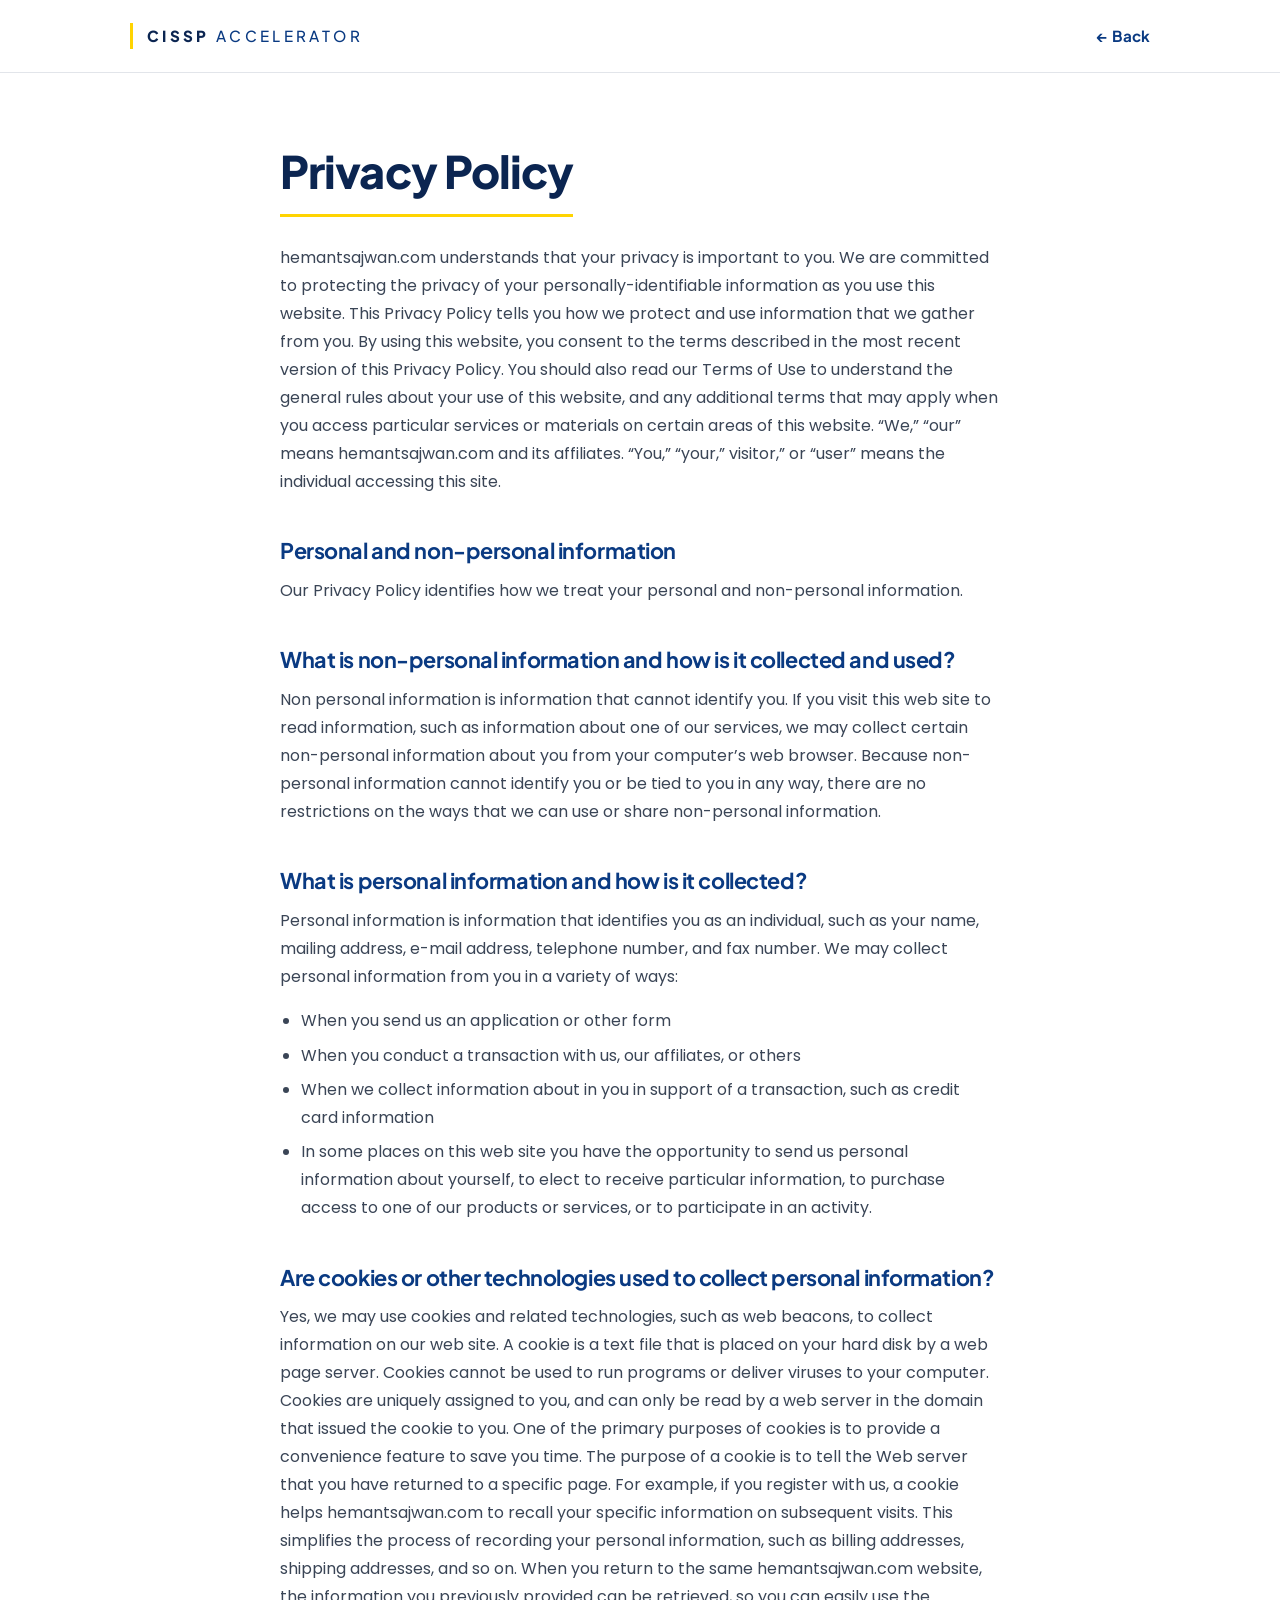
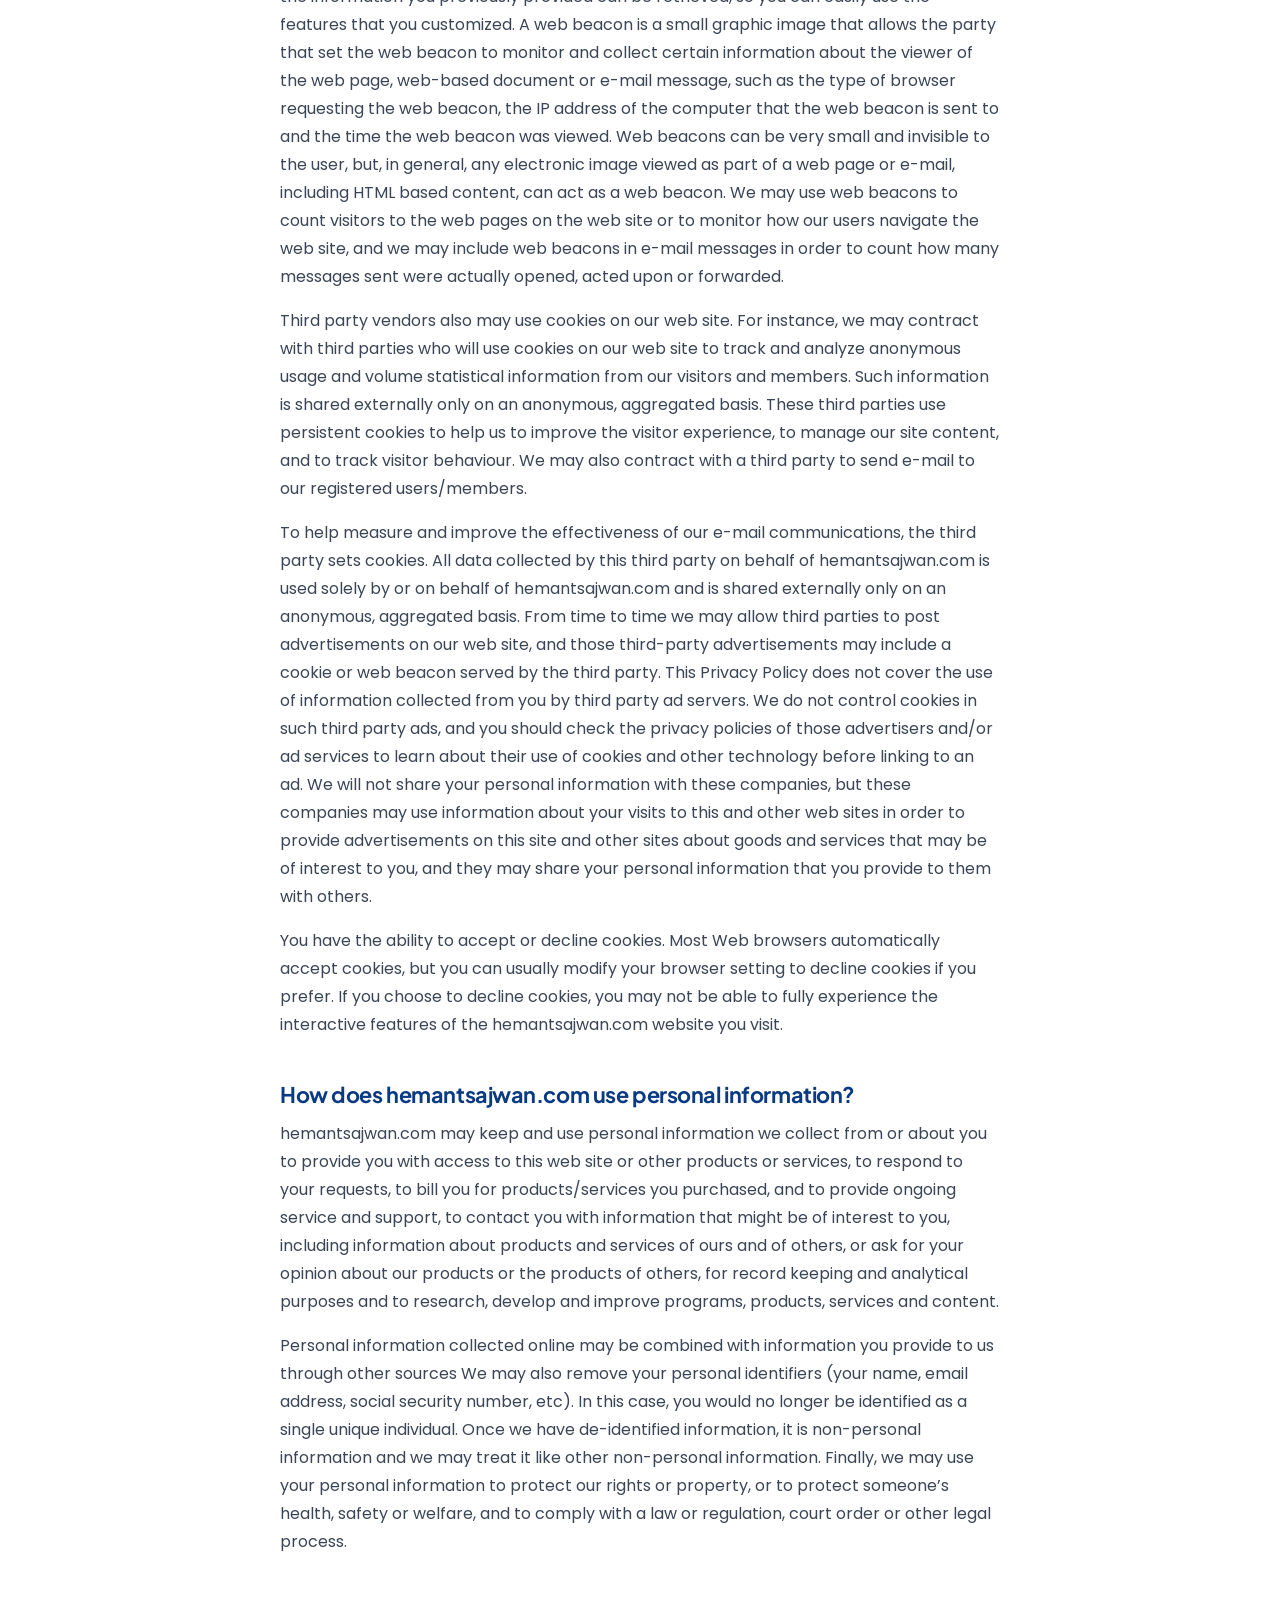
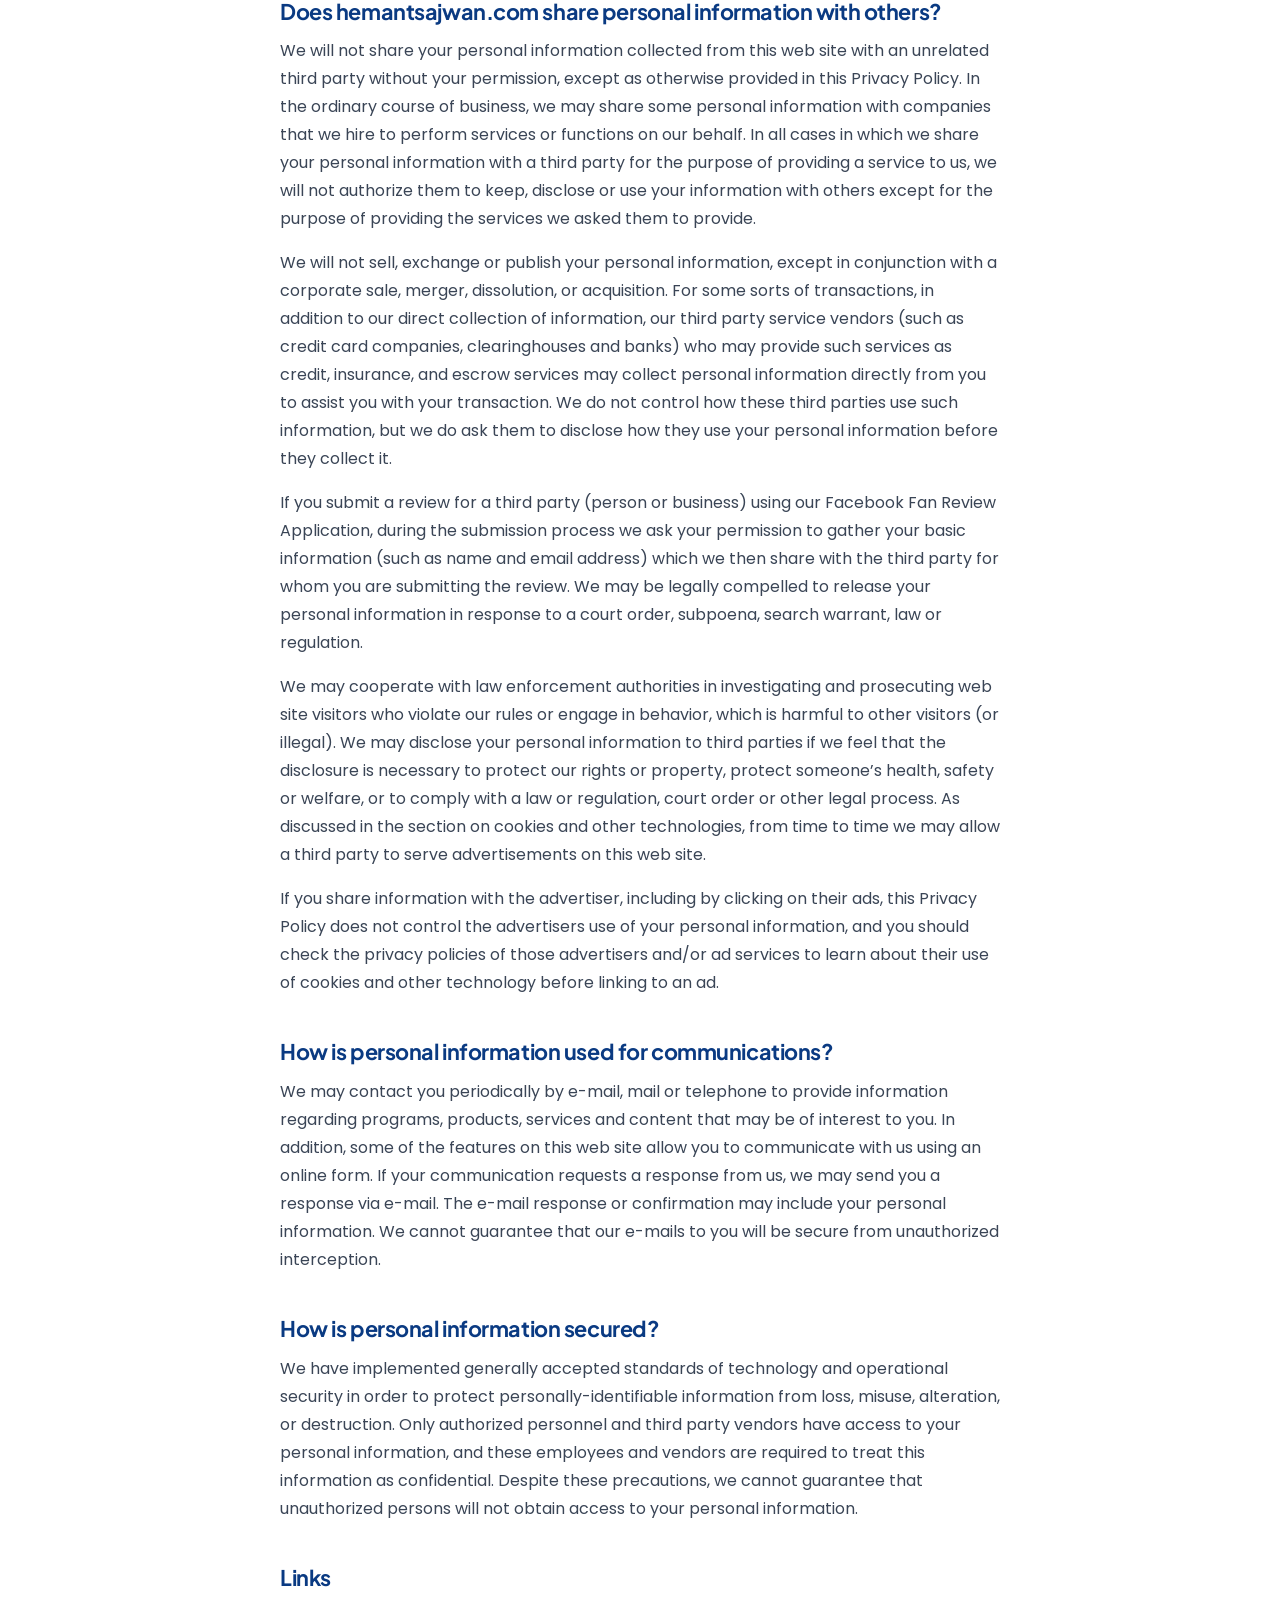
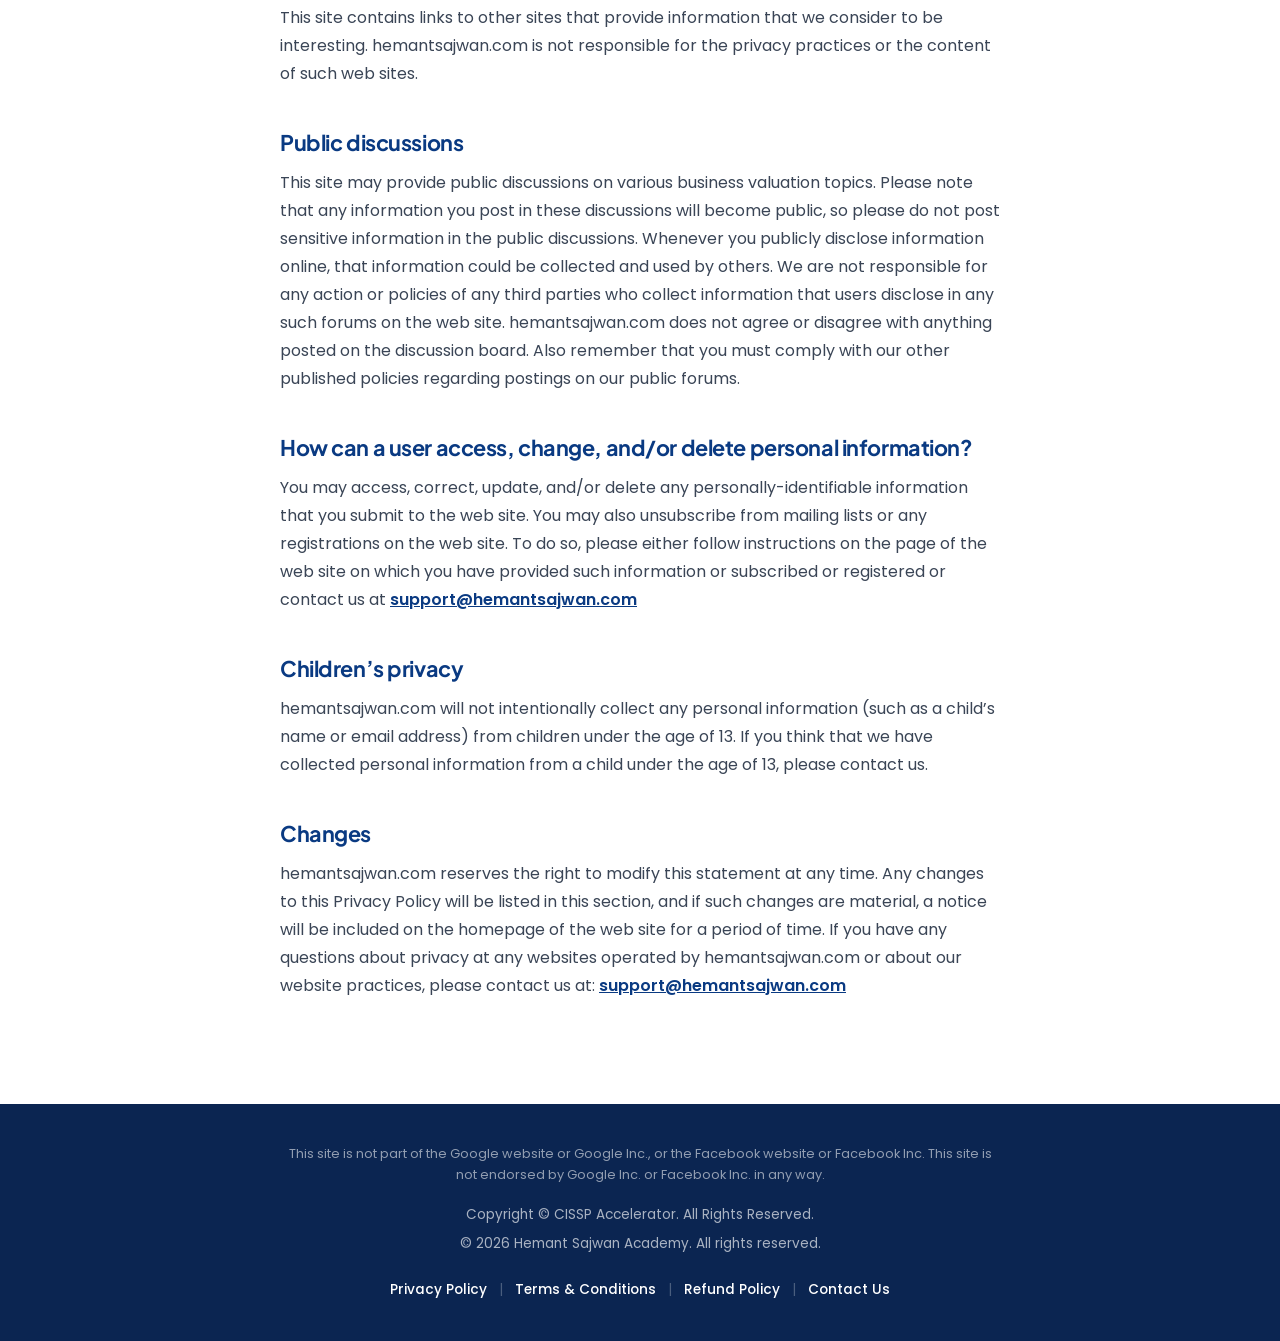
<file: privacy-policy/index.html>
<!DOCTYPE html>
<html lang="en">
<head>
<meta charset="UTF-8" />
<meta name="viewport" content="width=device-width, initial-scale=1.0" />
<title>Privacy Policy | CISSP Accelerator – Hemant Sajwan Academy</title>
<meta name="description" content="How hemantsajwan.com and the CISSP Accelerator collect, use and protect your information." />
<link rel="preconnect" href="https://fonts.googleapis.com" />
<link rel="preconnect" href="https://fonts.gstatic.com" crossorigin />
<link href="https://fonts.googleapis.com/css2?family=Plus+Jakarta+Sans:wght@500;600;700;800&family=Poppins:wght@400;500;600;700;800&display=swap" rel="stylesheet" />
<link rel="stylesheet" href="../bootcamp.css" />
<link rel="stylesheet" href="../bootcamp-v2.css" />
</head>
<body class="v2">

<nav class="topbar">
  <div class="container">
    <span class="brand">CISSP <span>Accelerator</span></span>
    <!-- Goes back to the page the visitor came from (or the free bootcamp page if opened directly) -->
    <a class="back-link" href="../fve/" onclick="if (document.referrer &amp;&amp; history.length &gt; 1) { history.back(); return false; }">← Back</a>
  </div>
</nav>

<main class="legal">
  <div class="container narrow">
    <h1>Privacy Policy</h1>
    <p>hemantsajwan.com understands that your privacy is important to you. We are committed to protecting the privacy of your personally-identifiable information as you use this website. This Privacy Policy tells you how we protect and use information that we gather from you. By using this website, you consent to the terms described in the most recent version of this Privacy Policy. You should also read our Terms of Use to understand the general rules about your use of this website, and any additional terms that may apply when you access particular services or materials on certain areas of this website. “We,” “our” means hemantsajwan.com and its affiliates. “You,” “your,” visitor,” or “user” means the individual accessing this site.</p>

    <h2>Personal and non-personal information</h2>
    <p>Our Privacy Policy identifies how we treat your personal and non-personal information.</p>

    <h2>What is non-personal information and how is it collected and used?</h2>
    <p>Non personal information is information that cannot identify you. If you visit this web site to read information, such as information about one of our services, we may collect certain non-personal information about you from your computer’s web browser. Because non-personal information cannot identify you or be tied to you in any way, there are no restrictions on the ways that we can use or share non-personal information.</p>

    <h2>What is personal information and how is it collected?</h2>
    <p>Personal information is information that identifies you as an individual, such as your name, mailing address, e-mail address, telephone number, and fax number. We may collect personal information from you in a variety of ways:</p>
    <ul>
      <li>When you send us an application or other form</li>
      <li>When you conduct a transaction with us, our affiliates, or others</li>
      <li>When we collect information about in you in support of a transaction, such as credit card information</li>
      <li>In some places on this web site you have the opportunity to send us personal information about yourself, to elect to receive particular information, to purchase access to one of our products or services, or to participate in an activity.</li>
    </ul>

    <h2>Are cookies or other technologies used to collect personal information?</h2>
    <p>Yes, we may use cookies and related technologies, such as web beacons, to collect information on our web site. A cookie is a text file that is placed on your hard disk by a web page server. Cookies cannot be used to run programs or deliver viruses to your computer. Cookies are uniquely assigned to you, and can only be read by a web server in the domain that issued the cookie to you. One of the primary purposes of cookies is to provide a convenience feature to save you time. The purpose of a cookie is to tell the Web server that you have returned to a specific page. For example, if you register with us, a cookie helps hemantsajwan.com to recall your specific information on subsequent visits. This simplifies the process of recording your personal information, such as billing addresses, shipping addresses, and so on. When you return to the same hemantsajwan.com website, the information you previously provided can be retrieved, so you can easily use the features that you customized. A web beacon is a small graphic image that allows the party that set the web beacon to monitor and collect certain information about the viewer of the web page, web-based document or e-mail message, such as the type of browser requesting the web beacon, the IP address of the computer that the web beacon is sent to and the time the web beacon was viewed. Web beacons can be very small and invisible to the user, but, in general, any electronic image viewed as part of a web page or e-mail, including HTML based content, can act as a web beacon. We may use web beacons to count visitors to the web pages on the web site or to monitor how our users navigate the web site, and we may include web beacons in e-mail messages in order to count how many messages sent were actually opened, acted upon or forwarded.</p>
    <p>Third party vendors also may use cookies on our web site. For instance, we may contract with third parties who will use cookies on our web site to track and analyze anonymous usage and volume statistical information from our visitors and members. Such information is shared externally only on an anonymous, aggregated basis. These third parties use persistent cookies to help us to improve the visitor experience, to manage our site content, and to track visitor behaviour. We may also contract with a third party to send e-mail to our registered users/members.</p>
    <p>To help measure and improve the effectiveness of our e-mail communications, the third party sets cookies. All data collected by this third party on behalf of hemantsajwan.com is used solely by or on behalf of hemantsajwan.com and is shared externally only on an anonymous, aggregated basis. From time to time we may allow third parties to post advertisements on our web site, and those third-party advertisements may include a cookie or web beacon served by the third party. This Privacy Policy does not cover the use of information collected from you by third party ad servers. We do not control cookies in such third party ads, and you should check the privacy policies of those advertisers and/or ad services to learn about their use of cookies and other technology before linking to an ad. We will not share your personal information with these companies, but these companies may use information about your visits to this and other web sites in order to provide advertisements on this site and other sites about goods and services that may be of interest to you, and they may share your personal information that you provide to them with others.</p>
    <p>You have the ability to accept or decline cookies. Most Web browsers automatically accept cookies, but you can usually modify your browser setting to decline cookies if you prefer. If you choose to decline cookies, you may not be able to fully experience the interactive features of the hemantsajwan.com website you visit.</p>

    <h2>How does hemantsajwan.com use personal information?</h2>
    <p>hemantsajwan.com may keep and use personal information we collect from or about you to provide you with access to this web site or other products or services, to respond to your requests, to bill you for products/services you purchased, and to provide ongoing service and support, to contact you with information that might be of interest to you, including information about products and services of ours and of others, or ask for your opinion about our products or the products of others, for record keeping and analytical purposes and to research, develop and improve programs, products, services and content.</p>
    <p>Personal information collected online may be combined with information you provide to us through other sources We may also remove your personal identifiers (your name, email address, social security number, etc). In this case, you would no longer be identified as a single unique individual. Once we have de-identified information, it is non-personal information and we may treat it like other non-personal information. Finally, we may use your personal information to protect our rights or property, or to protect someone’s health, safety or welfare, and to comply with a law or regulation, court order or other legal process.</p>

    <h2>Does hemantsajwan.com share personal information with others?</h2>
    <p>We will not share your personal information collected from this web site with an unrelated third party without your permission, except as otherwise provided in this Privacy Policy. In the ordinary course of business, we may share some personal information with companies that we hire to perform services or functions on our behalf. In all cases in which we share your personal information with a third party for the purpose of providing a service to us, we will not authorize them to keep, disclose or use your information with others except for the purpose of providing the services we asked them to provide.</p>
    <p>We will not sell, exchange or publish your personal information, except in conjunction with a corporate sale, merger, dissolution, or acquisition. For some sorts of transactions, in addition to our direct collection of information, our third party service vendors (such as credit card companies, clearinghouses and banks) who may provide such services as credit, insurance, and escrow services may collect personal information directly from you to assist you with your transaction. We do not control how these third parties use such information, but we do ask them to disclose how they use your personal information before they collect it.</p>
    <p>If you submit a review for a third party (person or business) using our Facebook Fan Review Application, during the submission process we ask your permission to gather your basic information (such as name and email address) which we then share with the third party for whom you are submitting the review. We may be legally compelled to release your personal information in response to a court order, subpoena, search warrant, law or regulation.</p>
    <p>We may cooperate with law enforcement authorities in investigating and prosecuting web site visitors who violate our rules or engage in behavior, which is harmful to other visitors (or illegal). We may disclose your personal information to third parties if we feel that the disclosure is necessary to protect our rights or property, protect someone’s health, safety or welfare, or to comply with a law or regulation, court order or other legal process. As discussed in the section on cookies and other technologies, from time to time we may allow a third party to serve advertisements on this web site.</p>
    <p>If you share information with the advertiser, including by clicking on their ads, this Privacy Policy does not control the advertisers use of your personal information, and you should check the privacy policies of those advertisers and/or ad services to learn about their use of cookies and other technology before linking to an ad.</p>

    <h2>How is personal information used for communications?</h2>
    <p>We may contact you periodically by e-mail, mail or telephone to provide information regarding programs, products, services and content that may be of interest to you. In addition, some of the features on this web site allow you to communicate with us using an online form. If your communication requests a response from us, we may send you a response via e-mail. The e-mail response or confirmation may include your personal information. We cannot guarantee that our e-mails to you will be secure from unauthorized interception.</p>

    <h2>How is personal information secured?</h2>
    <p>We have implemented generally accepted standards of technology and operational security in order to protect personally-identifiable information from loss, misuse, alteration, or destruction. Only authorized personnel and third party vendors have access to your personal information, and these employees and vendors are required to treat this information as confidential. Despite these precautions, we cannot guarantee that unauthorized persons will not obtain access to your personal information.</p>

    <h2>Links</h2>
    <p>This site contains links to other sites that provide information that we consider to be interesting. hemantsajwan.com is not responsible for the privacy practices or the content of such web sites.</p>

    <h2>Public discussions</h2>
    <p>This site may provide public discussions on various business valuation topics. Please note that any information you post in these discussions will become public, so please do not post sensitive information in the public discussions. Whenever you publicly disclose information online, that information could be collected and used by others. We are not responsible for any action or policies of any third parties who collect information that users disclose in any such forums on the web site. hemantsajwan.com does not agree or disagree with anything posted on the discussion board. Also remember that you must comply with our other published policies regarding postings on our public forums.</p>

    <h2>How can a user access, change, and/or delete personal information?</h2>
    <p>You may access, correct, update, and/or delete any personally-identifiable information that you submit to the web site. You may also unsubscribe from mailing lists or any registrations on the web site. To do so, please either follow instructions on the page of the web site on which you have provided such information or subscribed or registered or contact us at <a href="mailto:support@hemantsajwan.com">support@hemantsajwan.com</a></p>

    <h2>Children’s privacy</h2>
    <p>hemantsajwan.com will not intentionally collect any personal information (such as a child’s name or email address) from children under the age of 13. If you think that we have collected personal information from a child under the age of 13, please contact us.</p>

    <h2>Changes</h2>
    <p>hemantsajwan.com reserves the right to modify this statement at any time. Any changes to this Privacy Policy will be listed in this section, and if such changes are material, a notice will be included on the homepage of the web site for a period of time. If you have any questions about privacy at any websites operated by hemantsajwan.com or about our website practices, please contact us at: <a href="mailto:support@hemantsajwan.com">support@hemantsajwan.com</a></p>
  </div>
</main>

<footer class="footer footer-plain">
  <div class="container">
    <p class="disclaimer">This site is not part of the Google website or Google Inc., or the Facebook website or Facebook Inc. This site is not endorsed by Google Inc. or Facebook Inc. in any way.</p>
    <p>Copyright © CISSP Accelerator. All Rights Reserved.</p>
    <p>© <span id="year">2026</span> Hemant Sajwan Academy. All rights reserved.</p>
    <nav class="footer-links">
      <a href="../privacy-policy/">Privacy Policy</a>
      <span>|</span>
      <a href="../terms-and-conditions/">Terms &amp; Conditions</a>
      <span>|</span>
      <a href="../refund-policy/">Refund Policy</a>
      <span>|</span>
      <a href="../contact-us/">Contact Us</a>
    </nav>
  </div>
</footer>

<script src="../bootcamp.js"></script>
</body>
</html>
</file>
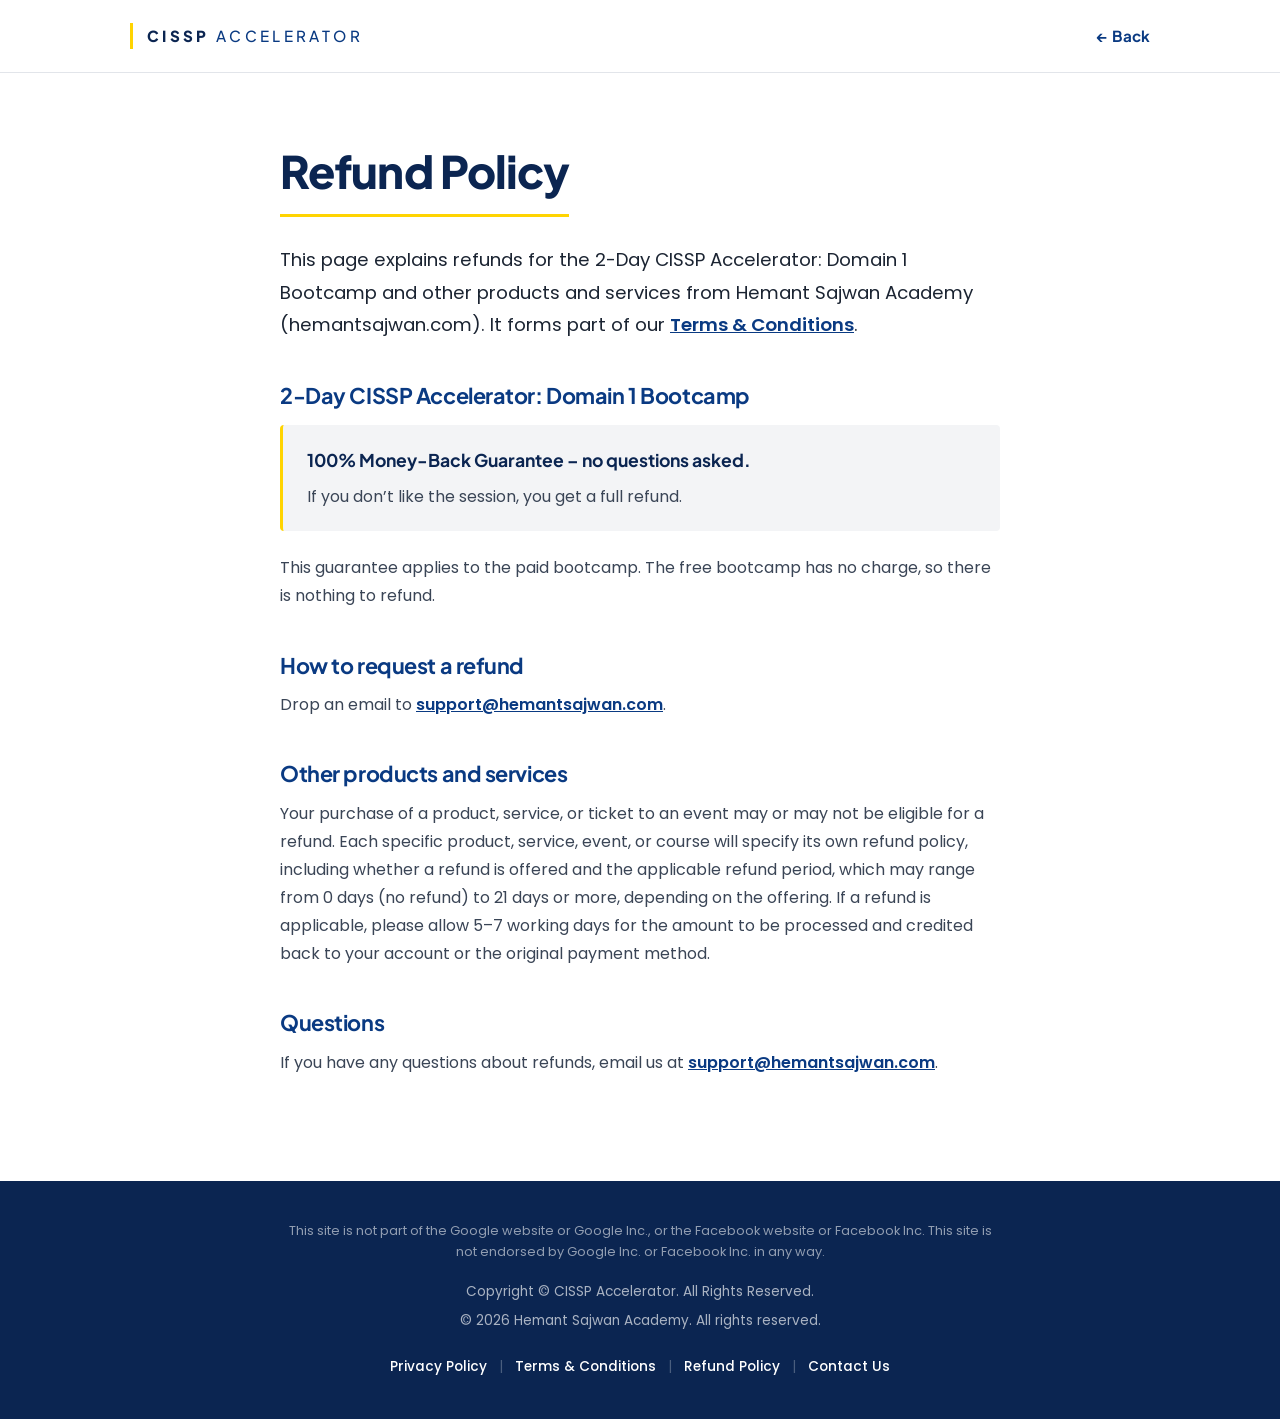
<file: refund-policy/index.html>
<!DOCTYPE html>
<html lang="en">
<head>
<meta charset="UTF-8" />
<meta name="viewport" content="width=device-width, initial-scale=1.0" />
<title>Refund Policy | CISSP Accelerator – Hemant Sajwan Academy</title>
<meta name="description" content="Refund policy for the CISSP Accelerator bootcamp and other products from Hemant Sajwan Academy." />
<link rel="preconnect" href="https://fonts.googleapis.com" />
<link rel="preconnect" href="https://fonts.gstatic.com" crossorigin />
<link href="https://fonts.googleapis.com/css2?family=Plus+Jakarta+Sans:wght@500;600;700;800&family=Poppins:wght@400;500;600;700;800&display=swap" rel="stylesheet" />
<link rel="stylesheet" href="../bootcamp.css" />
<link rel="stylesheet" href="../bootcamp-v2.css" />
</head>
<body class="v2">

<nav class="topbar">
  <div class="container">
    <span class="brand">CISSP <span>Accelerator</span></span>
    <!-- Goes back to the page the visitor came from (or the free bootcamp page if opened directly) -->
    <a class="back-link" href="../fve/" onclick="if (document.referrer &amp;&amp; history.length &gt; 1) { history.back(); return false; }">← Back</a>
  </div>
</nav>

<main class="legal">
  <div class="container narrow">
    <h1>Refund Policy</h1>
    <p class="legal-intro">This page explains refunds for the 2-Day CISSP Accelerator: Domain 1 Bootcamp and other products and services from Hemant Sajwan Academy (hemantsajwan.com). It forms part of our <a href="../terms-and-conditions/#refund-policy">Terms &amp; Conditions</a>.</p>

    <h2>2-Day CISSP Accelerator: Domain 1 Bootcamp</h2>
    <div class="guarantee-box">
      <p class="guarantee-title">100% Money-Back Guarantee – no questions asked.</p>
      <p>If you don’t like the session, you get a full refund.</p>
    </div>
    <p>This guarantee applies to the paid bootcamp. The free bootcamp has no charge, so there is nothing to refund.</p>

    <h2>How to request a refund</h2>
    <p>Drop an email to <a href="mailto:support@hemantsajwan.com">support@hemantsajwan.com</a>.</p>

    <h2>Other products and services</h2>
    <p>Your purchase of a product, service, or ticket to an event may or may not be eligible for a refund. Each specific product, service, event, or course will specify its own refund policy, including whether a refund is offered and the applicable refund period, which may range from 0 days (no refund) to 21 days or more, depending on the offering. If a refund is applicable, please allow 5–7 working days for the amount to be processed and credited back to your account or the original payment method.</p>

    <h2>Questions</h2>
    <p>If you have any questions about refunds, email us at <a href="mailto:support@hemantsajwan.com">support@hemantsajwan.com</a>.</p>
  </div>
</main>

<footer class="footer footer-plain">
  <div class="container">
    <p class="disclaimer">This site is not part of the Google website or Google Inc., or the Facebook website or Facebook Inc. This site is not endorsed by Google Inc. or Facebook Inc. in any way.</p>
    <p>Copyright © CISSP Accelerator. All Rights Reserved.</p>
    <p>© <span id="year">2026</span> Hemant Sajwan Academy. All rights reserved.</p>
    <nav class="footer-links">
      <a href="../privacy-policy/">Privacy Policy</a>
      <span>|</span>
      <a href="../terms-and-conditions/">Terms &amp; Conditions</a>
      <span>|</span>
      <a href="../refund-policy/">Refund Policy</a>
      <span>|</span>
      <a href="../contact-us/">Contact Us</a>
    </nav>
  </div>
</footer>

<script src="../bootcamp.js"></script>
</body>
</html>
</file>
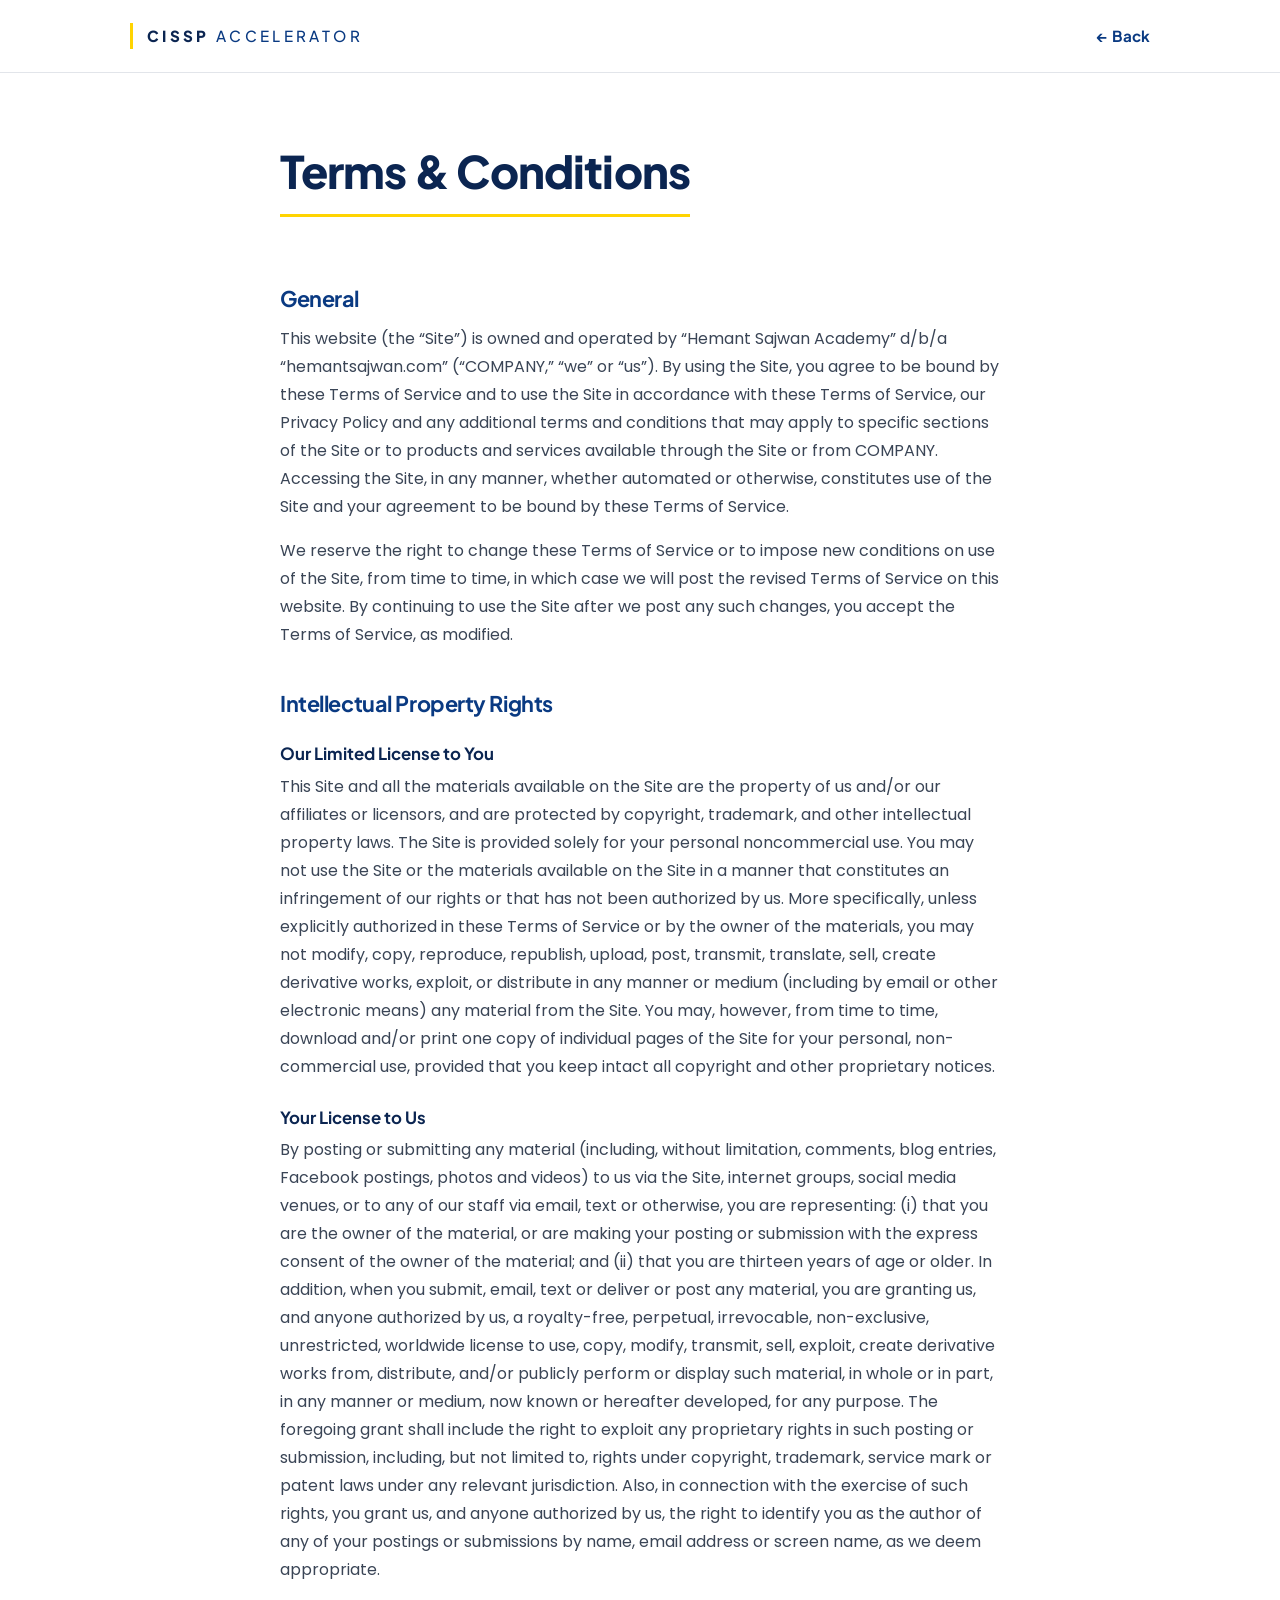
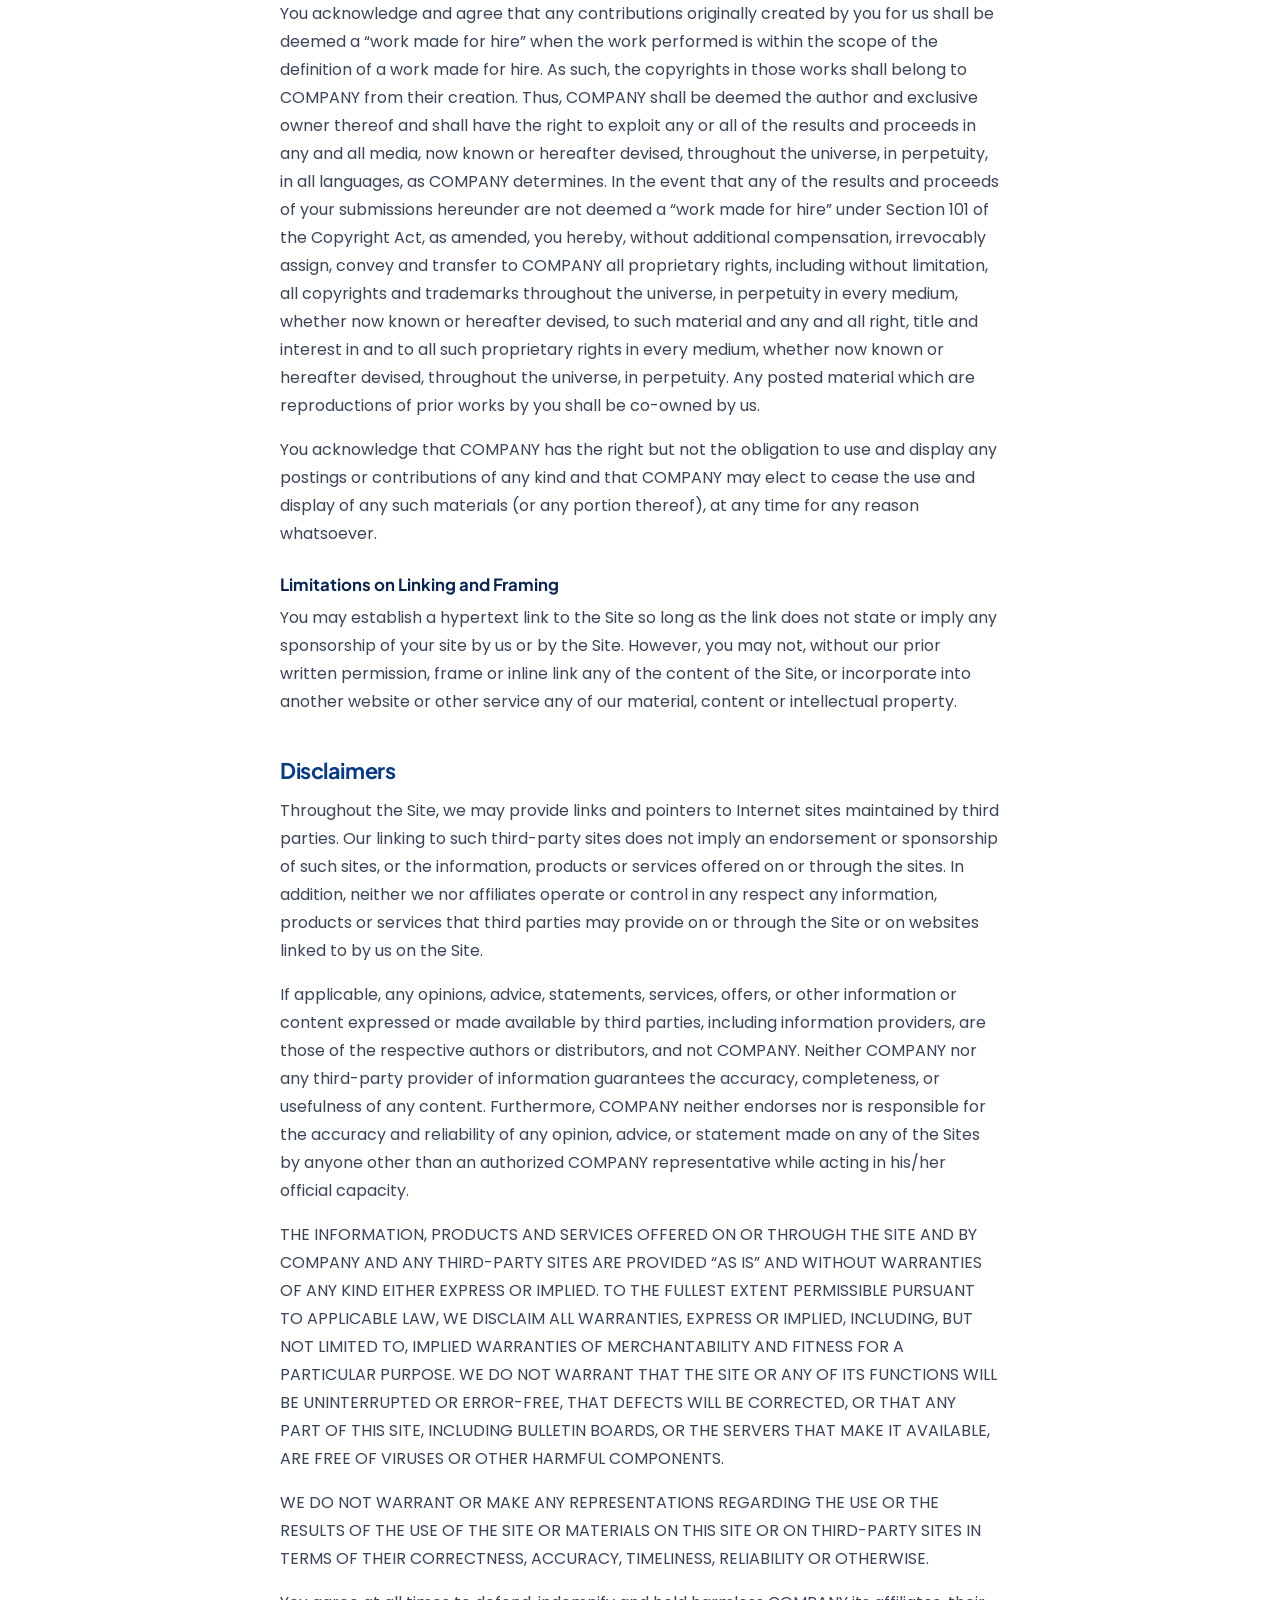
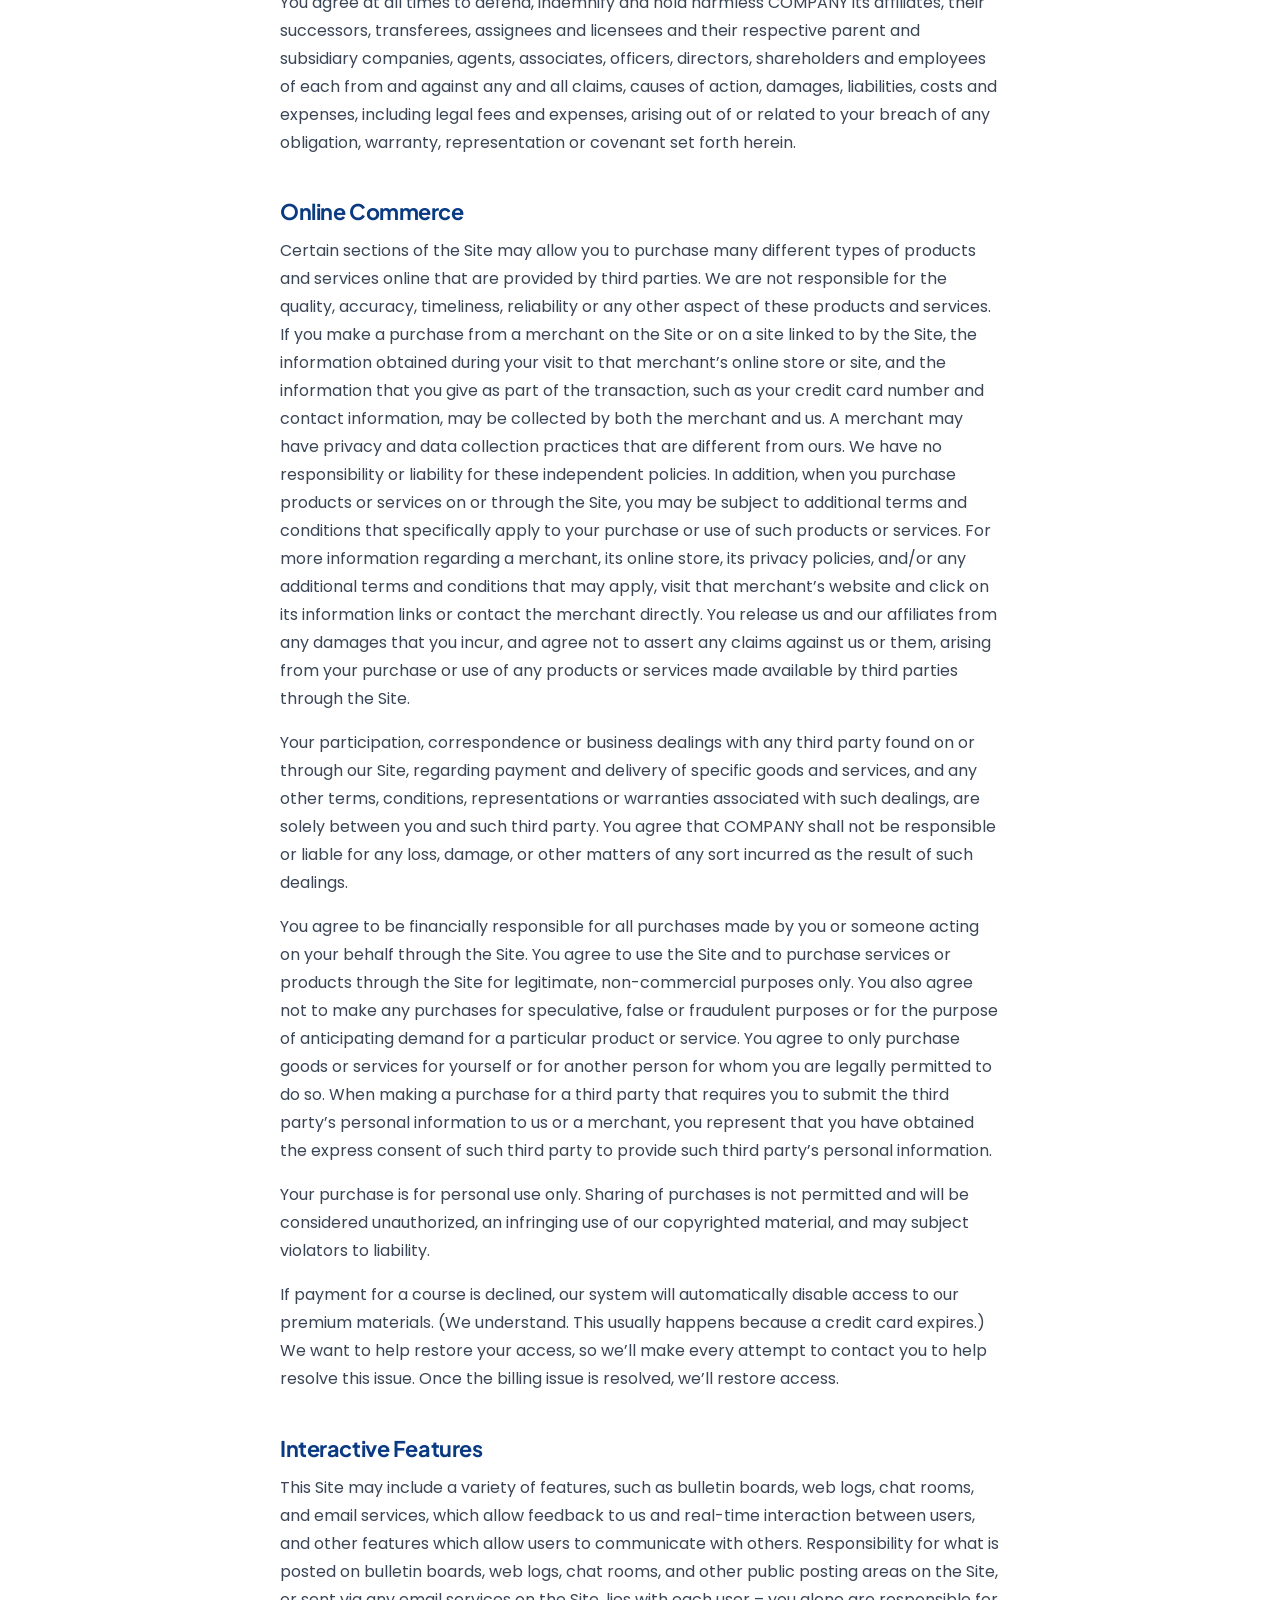
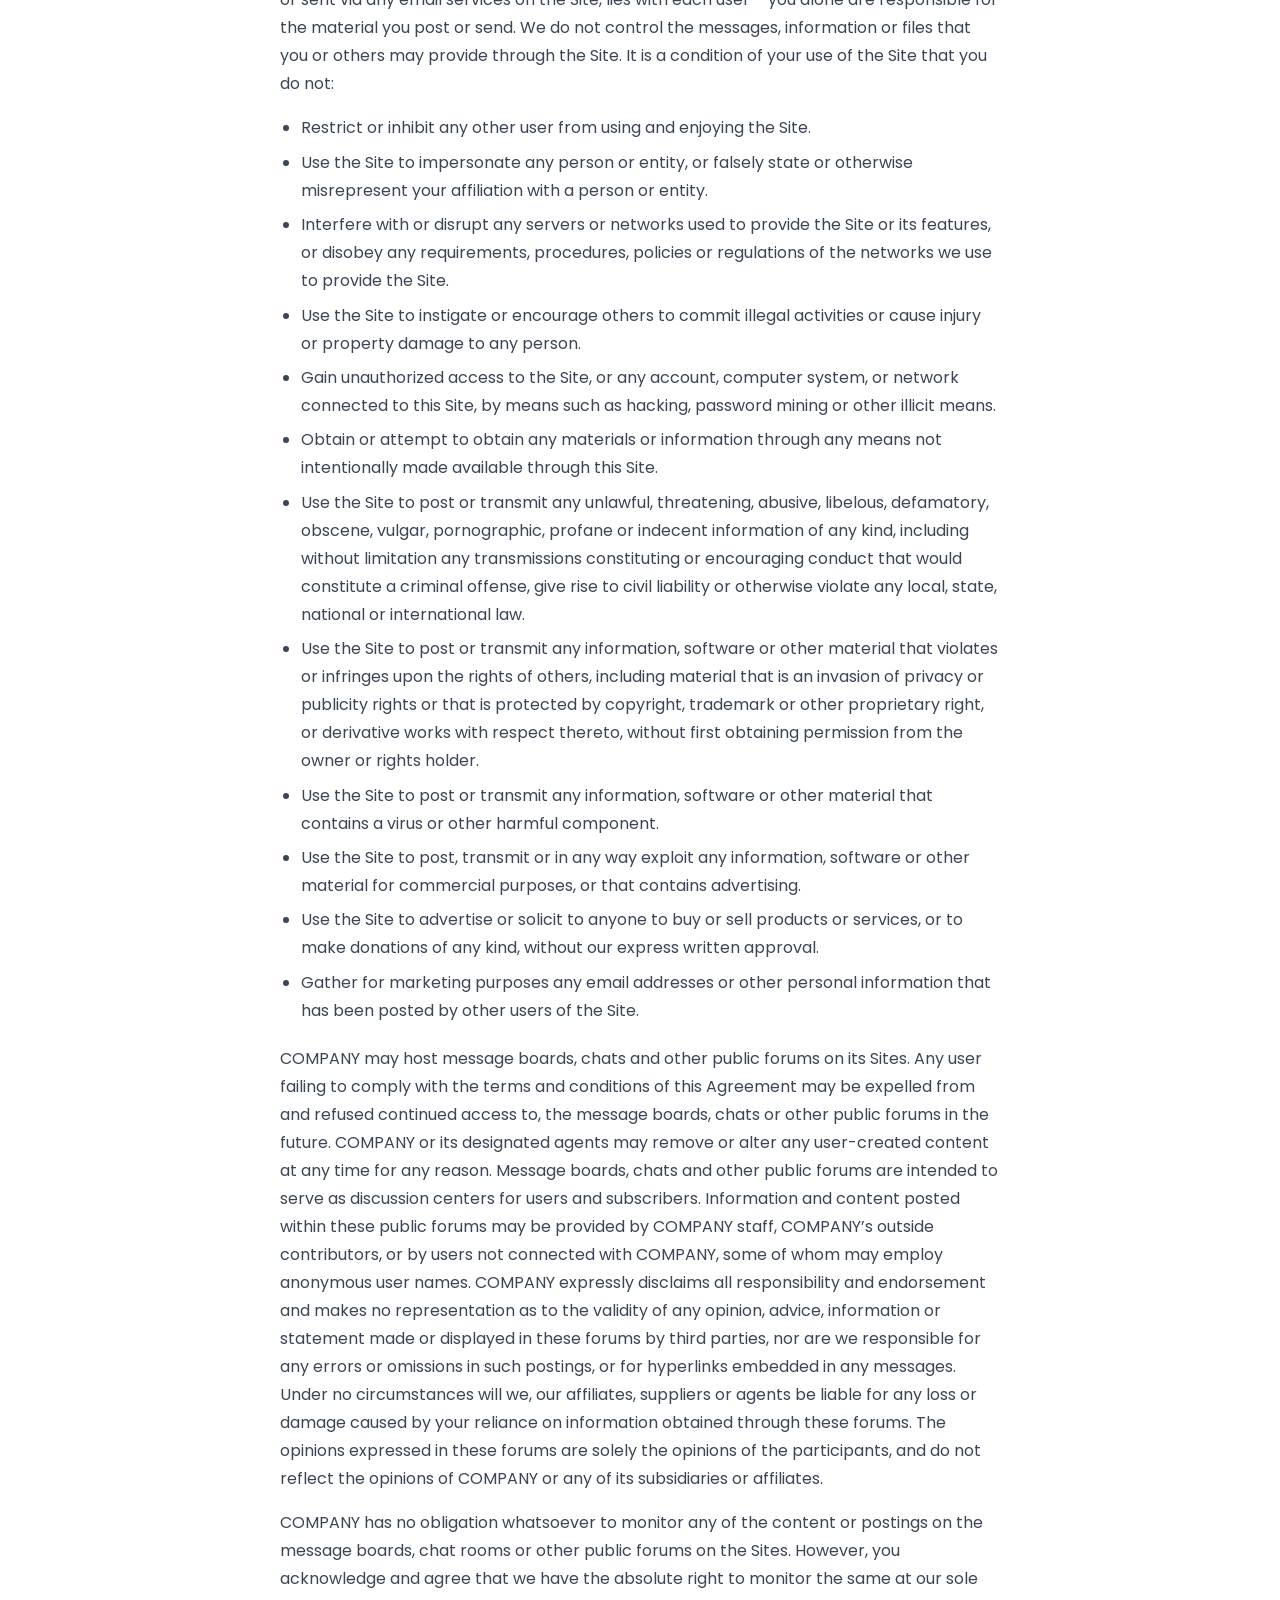
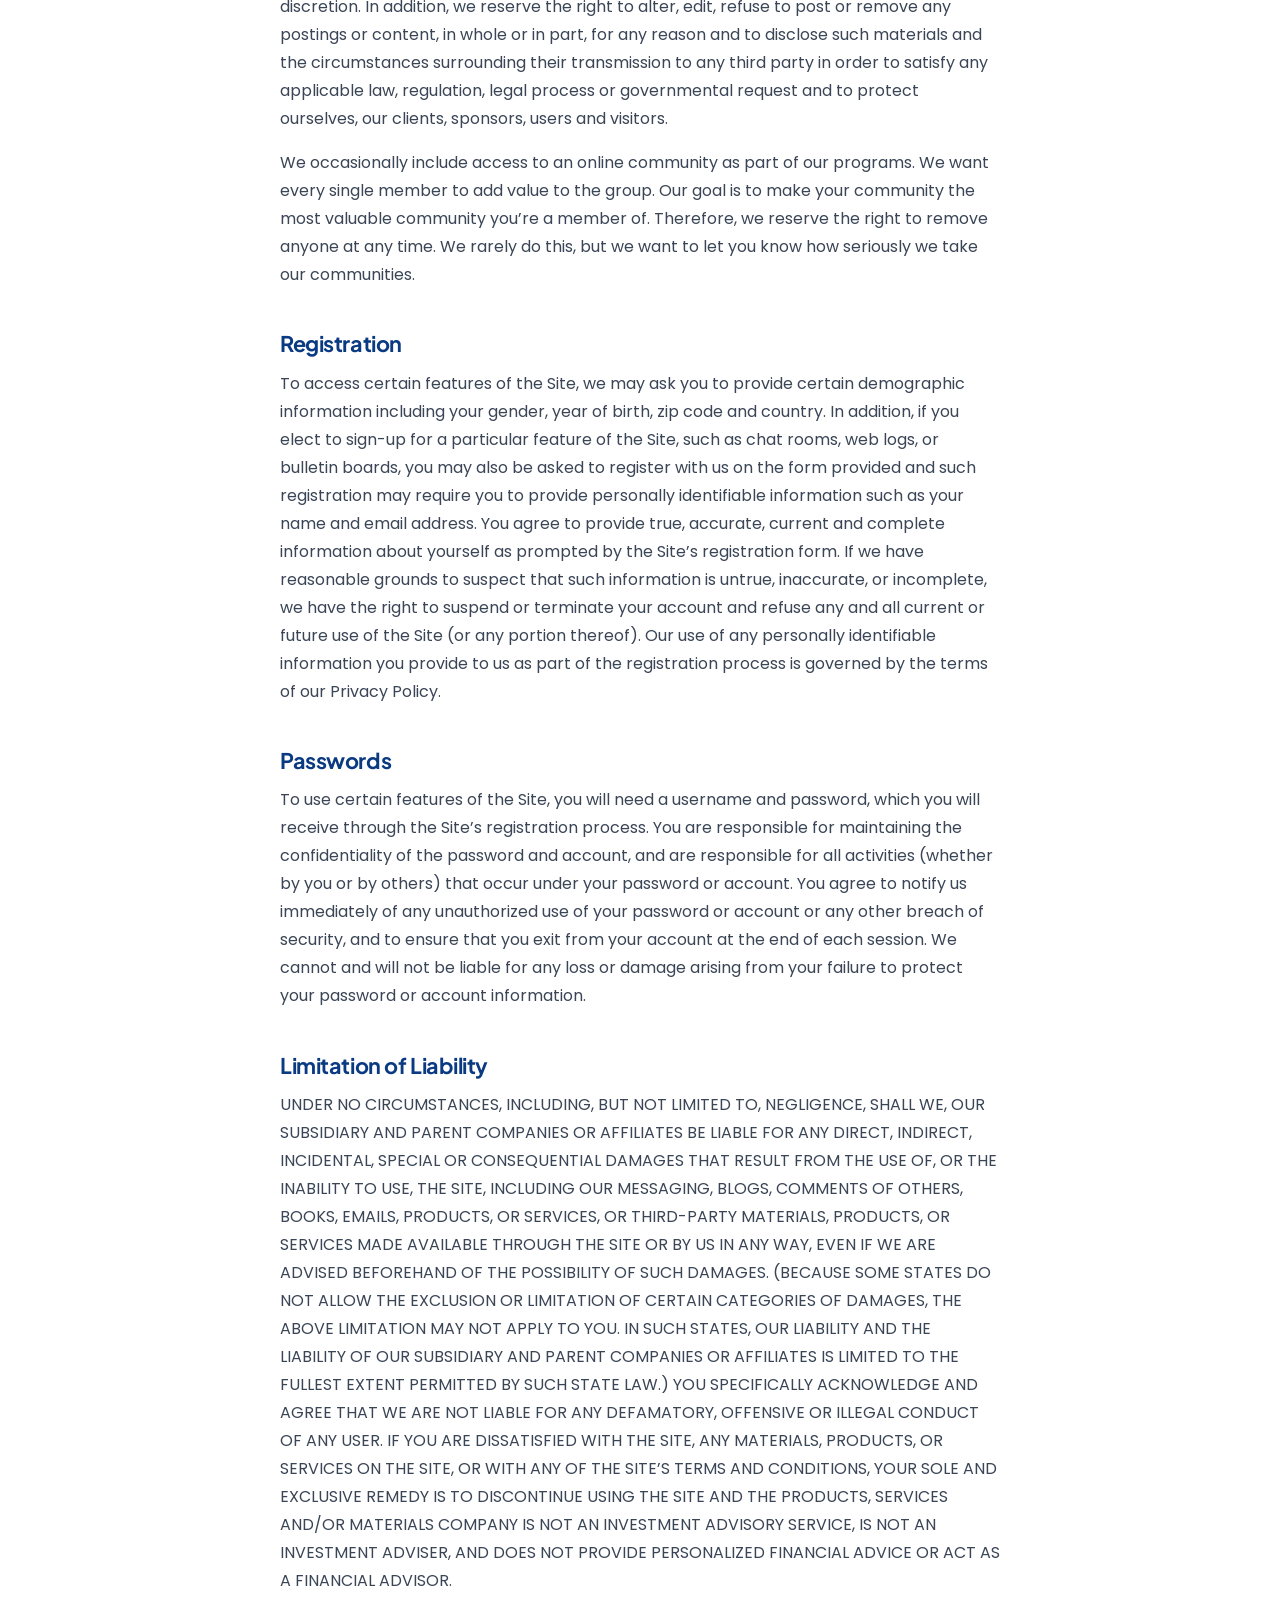
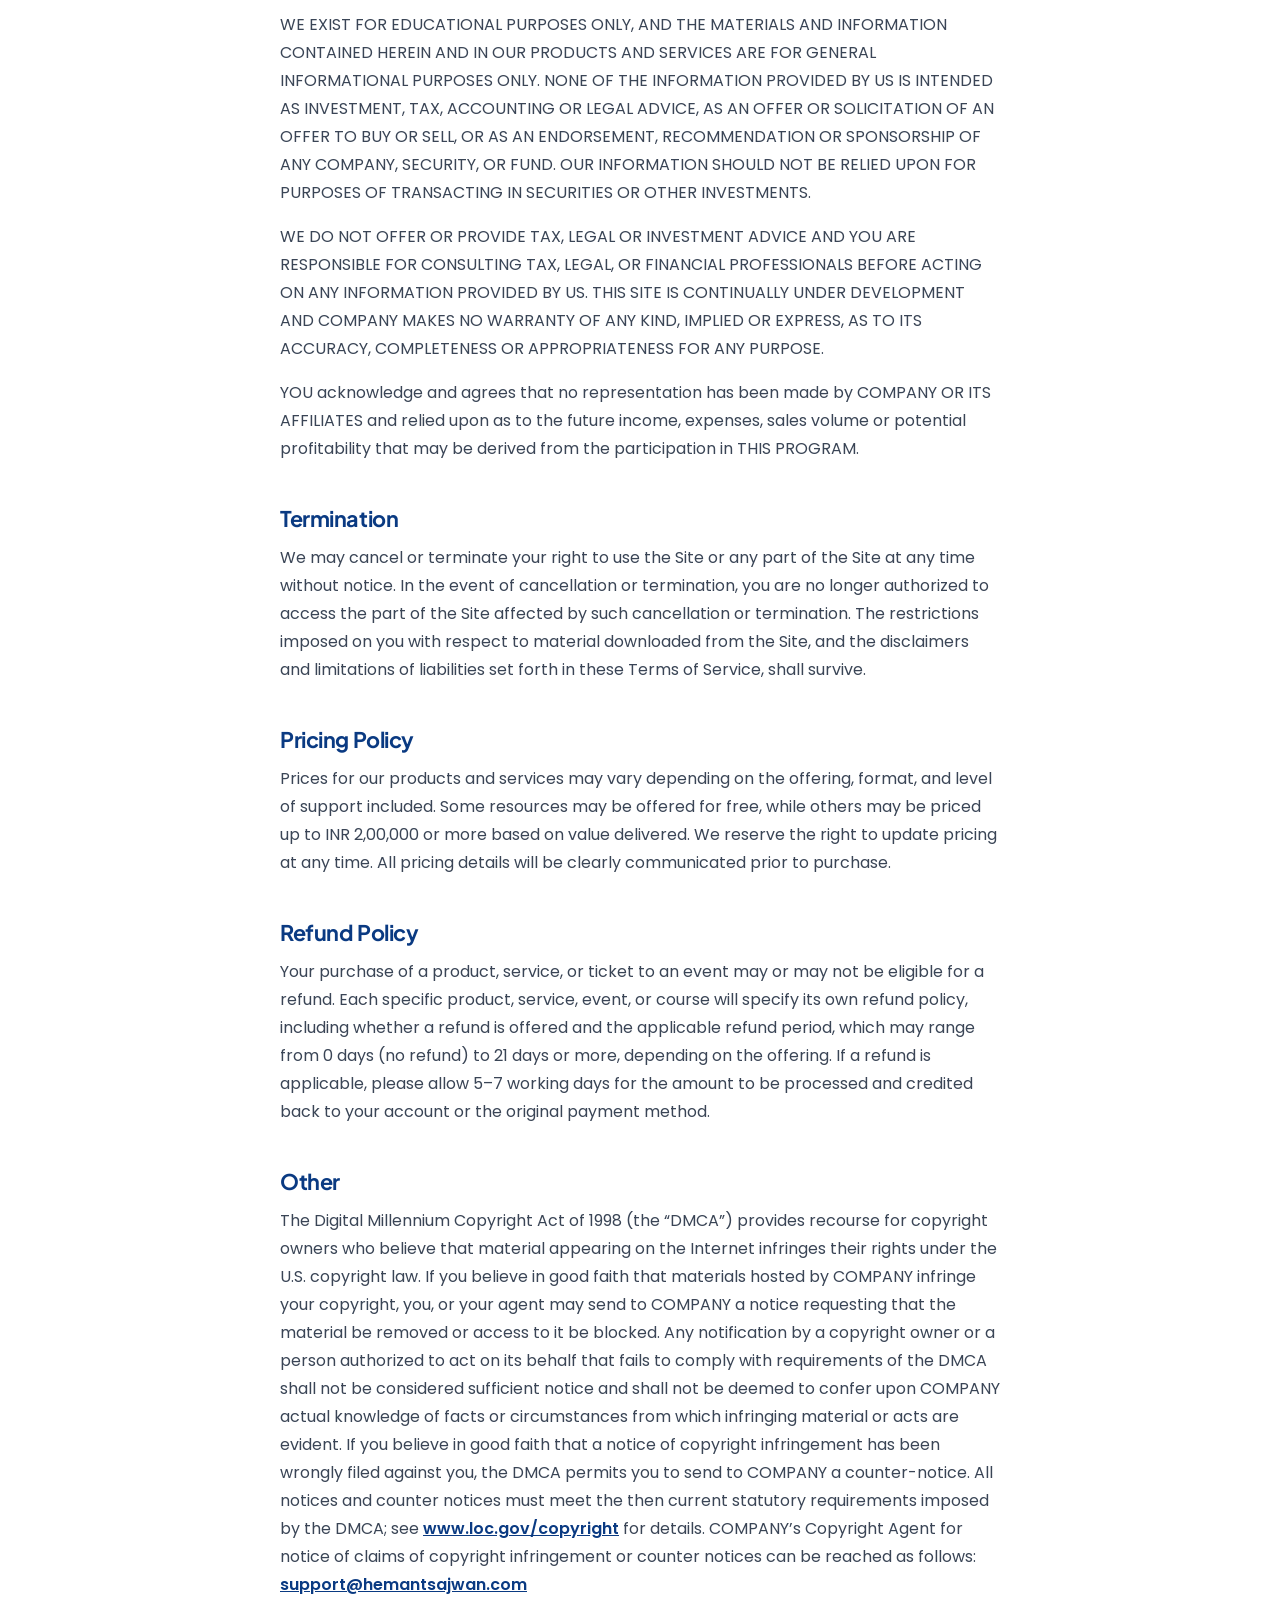
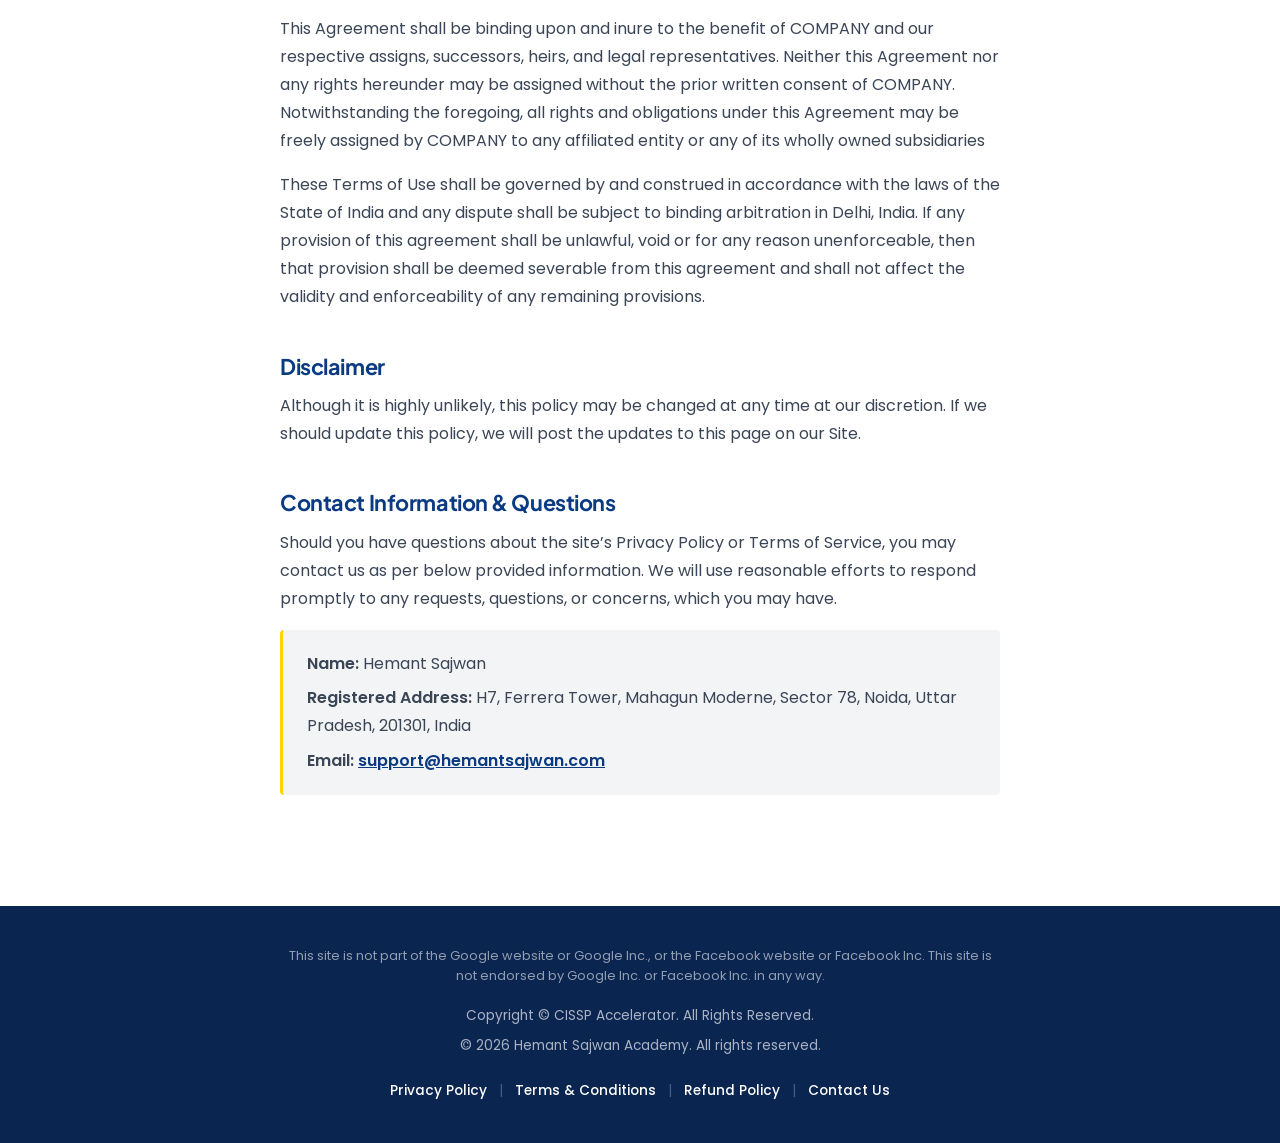
<file: terms-and-conditions/index.html>
<!DOCTYPE html>
<html lang="en">
<head>
<meta charset="UTF-8" />
<meta name="viewport" content="width=device-width, initial-scale=1.0" />
<title>Terms &amp; Conditions | CISSP Accelerator – Hemant Sajwan Academy</title>
<meta name="description" content="Terms of Service for hemantsajwan.com and the CISSP Accelerator, operated by Hemant Sajwan Academy." />
<link rel="preconnect" href="https://fonts.googleapis.com" />
<link rel="preconnect" href="https://fonts.gstatic.com" crossorigin />
<link href="https://fonts.googleapis.com/css2?family=Plus+Jakarta+Sans:wght@500;600;700;800&family=Poppins:wght@400;500;600;700;800&display=swap" rel="stylesheet" />
<link rel="stylesheet" href="../bootcamp.css" />
<link rel="stylesheet" href="../bootcamp-v2.css" />
</head>
<body class="v2">

<nav class="topbar">
  <div class="container">
    <span class="brand">CISSP <span>Accelerator</span></span>
    <!-- Goes back to the page the visitor came from (or the free bootcamp page if opened directly) -->
    <a class="back-link" href="../fve/" onclick="if (document.referrer &amp;&amp; history.length &gt; 1) { history.back(); return false; }">← Back</a>
  </div>
</nav>

<main class="legal">
  <div class="container narrow">
    <h1>Terms &amp; Conditions</h1>

    <h2>General</h2>
    <p>This website (the “Site”) is owned and operated by “Hemant Sajwan Academy” d/b/a “hemantsajwan.com” (“COMPANY,” “we” or “us”). By using the Site, you agree to be bound by these Terms of Service and to use the Site in accordance with these Terms of Service, our Privacy Policy and any additional terms and conditions that may apply to specific sections of the Site or to products and services available through the Site or from COMPANY. Accessing the Site, in any manner, whether automated or otherwise, constitutes use of the Site and your agreement to be bound by these Terms of Service.</p>
    <p>We reserve the right to change these Terms of Service or to impose new conditions on use of the Site, from time to time, in which case we will post the revised Terms of Service on this website. By continuing to use the Site after we post any such changes, you accept the Terms of Service, as modified.</p>

    <h2>Intellectual Property Rights</h2>
    <h3>Our Limited License to You</h3>
    <p>This Site and all the materials available on the Site are the property of us and/or our affiliates or licensors, and are protected by copyright, trademark, and other intellectual property laws. The Site is provided solely for your personal noncommercial use. You may not use the Site or the materials available on the Site in a manner that constitutes an infringement of our rights or that has not been authorized by us. More specifically, unless explicitly authorized in these Terms of Service or by the owner of the materials, you may not modify, copy, reproduce, republish, upload, post, transmit, translate, sell, create derivative works, exploit, or distribute in any manner or medium (including by email or other electronic means) any material from the Site. You may, however, from time to time, download and/or print one copy of individual pages of the Site for your personal, non-commercial use, provided that you keep intact all copyright and other proprietary notices.</p>
    <h3>Your License to Us</h3>
    <p>By posting or submitting any material (including, without limitation, comments, blog entries, Facebook postings, photos and videos) to us via the Site, internet groups, social media venues, or to any of our staff via email, text or otherwise, you are representing: (i) that you are the owner of the material, or are making your posting or submission with the express consent of the owner of the material; and (ii) that you are thirteen years of age or older. In addition, when you submit, email, text or deliver or post any material, you are granting us, and anyone authorized by us, a royalty-free, perpetual, irrevocable, non-exclusive, unrestricted, worldwide license to use, copy, modify, transmit, sell, exploit, create derivative works from, distribute, and/or publicly perform or display such material, in whole or in part, in any manner or medium, now known or hereafter developed, for any purpose. The foregoing grant shall include the right to exploit any proprietary rights in such posting or submission, including, but not limited to, rights under copyright, trademark, service mark or patent laws under any relevant jurisdiction. Also, in connection with the exercise of such rights, you grant us, and anyone authorized by us, the right to identify you as the author of any of your postings or submissions by name, email address or screen name, as we deem appropriate.</p>
    <p>You acknowledge and agree that any contributions originally created by you for us shall be deemed a “work made for hire” when the work performed is within the scope of the definition of a work made for hire. As such, the copyrights in those works shall belong to COMPANY from their creation. Thus, COMPANY shall be deemed the author and exclusive owner thereof and shall have the right to exploit any or all of the results and proceeds in any and all media, now known or hereafter devised, throughout the universe, in perpetuity, in all languages, as COMPANY determines. In the event that any of the results and proceeds of your submissions hereunder are not deemed a “work made for hire” under Section 101 of the Copyright Act, as amended, you hereby, without additional compensation, irrevocably assign, convey and transfer to COMPANY all proprietary rights, including without limitation, all copyrights and trademarks throughout the universe, in perpetuity in every medium, whether now known or hereafter devised, to such material and any and all right, title and interest in and to all such proprietary rights in every medium, whether now known or hereafter devised, throughout the universe, in perpetuity. Any posted material which are reproductions of prior works by you shall be co-owned by us.</p>
    <p>You acknowledge that COMPANY has the right but not the obligation to use and display any postings or contributions of any kind and that COMPANY may elect to cease the use and display of any such materials (or any portion thereof), at any time for any reason whatsoever.</p>
    <h3>Limitations on Linking and Framing</h3>
    <p>You may establish a hypertext link to the Site so long as the link does not state or imply any sponsorship of your site by us or by the Site. However, you may not, without our prior written permission, frame or inline link any of the content of the Site, or incorporate into another website or other service any of our material, content or intellectual property.</p>

    <h2>Disclaimers</h2>
    <p>Throughout the Site, we may provide links and pointers to Internet sites maintained by third parties. Our linking to such third-party sites does not imply an endorsement or sponsorship of such sites, or the information, products or services offered on or through the sites. In addition, neither we nor affiliates operate or control in any respect any information, products or services that third parties may provide on or through the Site or on websites linked to by us on the Site.</p>
    <p>If applicable, any opinions, advice, statements, services, offers, or other information or content expressed or made available by third parties, including information providers, are those of the respective authors or distributors, and not COMPANY. Neither COMPANY nor any third-party provider of information guarantees the accuracy, completeness, or usefulness of any content. Furthermore, COMPANY neither endorses nor is responsible for the accuracy and reliability of any opinion, advice, or statement made on any of the Sites by anyone other than an authorized COMPANY representative while acting in his/her official capacity.</p>
    <p>THE INFORMATION, PRODUCTS AND SERVICES OFFERED ON OR THROUGH THE SITE AND BY COMPANY AND ANY THIRD-PARTY SITES ARE PROVIDED “AS IS” AND WITHOUT WARRANTIES OF ANY KIND EITHER EXPRESS OR IMPLIED. TO THE FULLEST EXTENT PERMISSIBLE PURSUANT TO APPLICABLE LAW, WE DISCLAIM ALL WARRANTIES, EXPRESS OR IMPLIED, INCLUDING, BUT NOT LIMITED TO, IMPLIED WARRANTIES OF MERCHANTABILITY AND FITNESS FOR A PARTICULAR PURPOSE. WE DO NOT WARRANT THAT THE SITE OR ANY OF ITS FUNCTIONS WILL BE UNINTERRUPTED OR ERROR-FREE, THAT DEFECTS WILL BE CORRECTED, OR THAT ANY PART OF THIS SITE, INCLUDING BULLETIN BOARDS, OR THE SERVERS THAT MAKE IT AVAILABLE, ARE FREE OF VIRUSES OR OTHER HARMFUL COMPONENTS.</p>
    <p>WE DO NOT WARRANT OR MAKE ANY REPRESENTATIONS REGARDING THE USE OR THE RESULTS OF THE USE OF THE SITE OR MATERIALS ON THIS SITE OR ON THIRD-PARTY SITES IN TERMS OF THEIR CORRECTNESS, ACCURACY, TIMELINESS, RELIABILITY OR OTHERWISE.</p>
    <p>You agree at all times to defend, indemnify and hold harmless COMPANY its affiliates, their successors, transferees, assignees and licensees and their respective parent and subsidiary companies, agents, associates, officers, directors, shareholders and employees of each from and against any and all claims, causes of action, damages, liabilities, costs and expenses, including legal fees and expenses, arising out of or related to your breach of any obligation, warranty, representation or covenant set forth herein.</p>

    <h2>Online Commerce</h2>
    <p>Certain sections of the Site may allow you to purchase many different types of products and services online that are provided by third parties. We are not responsible for the quality, accuracy, timeliness, reliability or any other aspect of these products and services. If you make a purchase from a merchant on the Site or on a site linked to by the Site, the information obtained during your visit to that merchant’s online store or site, and the information that you give as part of the transaction, such as your credit card number and contact information, may be collected by both the merchant and us. A merchant may have privacy and data collection practices that are different from ours. We have no responsibility or liability for these independent policies. In addition, when you purchase products or services on or through the Site, you may be subject to additional terms and conditions that specifically apply to your purchase or use of such products or services. For more information regarding a merchant, its online store, its privacy policies, and/or any additional terms and conditions that may apply, visit that merchant’s website and click on its information links or contact the merchant directly. You release us and our affiliates from any damages that you incur, and agree not to assert any claims against us or them, arising from your purchase or use of any products or services made available by third parties through the Site.</p>
    <p>Your participation, correspondence or business dealings with any third party found on or through our Site, regarding payment and delivery of specific goods and services, and any other terms, conditions, representations or warranties associated with such dealings, are solely between you and such third party. You agree that COMPANY shall not be responsible or liable for any loss, damage, or other matters of any sort incurred as the result of such dealings.</p>
    <p>You agree to be financially responsible for all purchases made by you or someone acting on your behalf through the Site. You agree to use the Site and to purchase services or products through the Site for legitimate, non-commercial purposes only. You also agree not to make any purchases for speculative, false or fraudulent purposes or for the purpose of anticipating demand for a particular product or service. You agree to only purchase goods or services for yourself or for another person for whom you are legally permitted to do so. When making a purchase for a third party that requires you to submit the third party’s personal information to us or a merchant, you represent that you have obtained the express consent of such third party to provide such third party’s personal information.</p>
    <p>Your purchase is for personal use only. Sharing of purchases is not permitted and will be considered unauthorized, an infringing use of our copyrighted material, and may subject violators to liability.</p>
    <p>If payment for a course is declined, our system will automatically disable access to our premium materials. (We understand. This usually happens because a credit card expires.) We want to help restore your access, so we’ll make every attempt to contact you to help resolve this issue. Once the billing issue is resolved, we’ll restore access.</p>

    <h2>Interactive Features</h2>
    <p>This Site may include a variety of features, such as bulletin boards, web logs, chat rooms, and email services, which allow feedback to us and real-time interaction between users, and other features which allow users to communicate with others. Responsibility for what is posted on bulletin boards, web logs, chat rooms, and other public posting areas on the Site, or sent via any email services on the Site, lies with each user – you alone are responsible for the material you post or send. We do not control the messages, information or files that you or others may provide through the Site. It is a condition of your use of the Site that you do not:</p>
    <ul>
      <li>Restrict or inhibit any other user from using and enjoying the Site.</li>
      <li>Use the Site to impersonate any person or entity, or falsely state or otherwise misrepresent your affiliation with a person or entity.</li>
      <li>Interfere with or disrupt any servers or networks used to provide the Site or its features, or disobey any requirements, procedures, policies or regulations of the networks we use to provide the Site.</li>
      <li>Use the Site to instigate or encourage others to commit illegal activities or cause injury or property damage to any person.</li>
      <li>Gain unauthorized access to the Site, or any account, computer system, or network connected to this Site, by means such as hacking, password mining or other illicit means.</li>
      <li>Obtain or attempt to obtain any materials or information through any means not intentionally made available through this Site.</li>
      <li>Use the Site to post or transmit any unlawful, threatening, abusive, libelous, defamatory, obscene, vulgar, pornographic, profane or indecent information of any kind, including without limitation any transmissions constituting or encouraging conduct that would constitute a criminal offense, give rise to civil liability or otherwise violate any local, state, national or international law.</li>
      <li>Use the Site to post or transmit any information, software or other material that violates or infringes upon the rights of others, including material that is an invasion of privacy or publicity rights or that is protected by copyright, trademark or other proprietary right, or derivative works with respect thereto, without first obtaining permission from the owner or rights holder.</li>
      <li>Use the Site to post or transmit any information, software or other material that contains a virus or other harmful component.</li>
      <li>Use the Site to post, transmit or in any way exploit any information, software or other material for commercial purposes, or that contains advertising.</li>
      <li>Use the Site to advertise or solicit to anyone to buy or sell products or services, or to make donations of any kind, without our express written approval.</li>
      <li>Gather for marketing purposes any email addresses or other personal information that has been posted by other users of the Site.</li>
    </ul>
    <p>COMPANY may host message boards, chats and other public forums on its Sites. Any user failing to comply with the terms and conditions of this Agreement may be expelled from and refused continued access to, the message boards, chats or other public forums in the future. COMPANY or its designated agents may remove or alter any user-created content at any time for any reason. Message boards, chats and other public forums are intended to serve as discussion centers for users and subscribers. Information and content posted within these public forums may be provided by COMPANY staff, COMPANY’s outside contributors, or by users not connected with COMPANY, some of whom may employ anonymous user names. COMPANY expressly disclaims all responsibility and endorsement and makes no representation as to the validity of any opinion, advice, information or statement made or displayed in these forums by third parties, nor are we responsible for any errors or omissions in such postings, or for hyperlinks embedded in any messages. Under no circumstances will we, our affiliates, suppliers or agents be liable for any loss or damage caused by your reliance on information obtained through these forums. The opinions expressed in these forums are solely the opinions of the participants, and do not reflect the opinions of COMPANY or any of its subsidiaries or affiliates.</p>
    <p>COMPANY has no obligation whatsoever to monitor any of the content or postings on the message boards, chat rooms or other public forums on the Sites. However, you acknowledge and agree that we have the absolute right to monitor the same at our sole discretion. In addition, we reserve the right to alter, edit, refuse to post or remove any postings or content, in whole or in part, for any reason and to disclose such materials and the circumstances surrounding their transmission to any third party in order to satisfy any applicable law, regulation, legal process or governmental request and to protect ourselves, our clients, sponsors, users and visitors.</p>
    <p>We occasionally include access to an online community as part of our programs. We want every single member to add value to the group. Our goal is to make your community the most valuable community you’re a member of. Therefore, we reserve the right to remove anyone at any time. We rarely do this, but we want to let you know how seriously we take our communities.</p>

    <h2>Registration</h2>
    <p>To access certain features of the Site, we may ask you to provide certain demographic information including your gender, year of birth, zip code and country. In addition, if you elect to sign-up for a particular feature of the Site, such as chat rooms, web logs, or bulletin boards, you may also be asked to register with us on the form provided and such registration may require you to provide personally identifiable information such as your name and email address. You agree to provide true, accurate, current and complete information about yourself as prompted by the Site’s registration form. If we have reasonable grounds to suspect that such information is untrue, inaccurate, or incomplete, we have the right to suspend or terminate your account and refuse any and all current or future use of the Site (or any portion thereof). Our use of any personally identifiable information you provide to us as part of the registration process is governed by the terms of our Privacy Policy.</p>

    <h2>Passwords</h2>
    <p>To use certain features of the Site, you will need a username and password, which you will receive through the Site’s registration process. You are responsible for maintaining the confidentiality of the password and account, and are responsible for all activities (whether by you or by others) that occur under your password or account. You agree to notify us immediately of any unauthorized use of your password or account or any other breach of security, and to ensure that you exit from your account at the end of each session. We cannot and will not be liable for any loss or damage arising from your failure to protect your password or account information.</p>

    <h2>Limitation of Liability</h2>
    <p>UNDER NO CIRCUMSTANCES, INCLUDING, BUT NOT LIMITED TO, NEGLIGENCE, SHALL WE, OUR SUBSIDIARY AND PARENT COMPANIES OR AFFILIATES BE LIABLE FOR ANY DIRECT, INDIRECT, INCIDENTAL, SPECIAL OR CONSEQUENTIAL DAMAGES THAT RESULT FROM THE USE OF, OR THE INABILITY TO USE, THE SITE, INCLUDING OUR MESSAGING, BLOGS, COMMENTS OF OTHERS, BOOKS, EMAILS, PRODUCTS, OR SERVICES, OR THIRD-PARTY MATERIALS, PRODUCTS, OR SERVICES MADE AVAILABLE THROUGH THE SITE OR BY US IN ANY WAY, EVEN IF WE ARE ADVISED BEFOREHAND OF THE POSSIBILITY OF SUCH DAMAGES. (BECAUSE SOME STATES DO NOT ALLOW THE EXCLUSION OR LIMITATION OF CERTAIN CATEGORIES OF DAMAGES, THE ABOVE LIMITATION MAY NOT APPLY TO YOU. IN SUCH STATES, OUR LIABILITY AND THE LIABILITY OF OUR SUBSIDIARY AND PARENT COMPANIES OR AFFILIATES IS LIMITED TO THE FULLEST EXTENT PERMITTED BY SUCH STATE LAW.) YOU SPECIFICALLY ACKNOWLEDGE AND AGREE THAT WE ARE NOT LIABLE FOR ANY DEFAMATORY, OFFENSIVE OR ILLEGAL CONDUCT OF ANY USER. IF YOU ARE DISSATISFIED WITH THE SITE, ANY MATERIALS, PRODUCTS, OR SERVICES ON THE SITE, OR WITH ANY OF THE SITE’S TERMS AND CONDITIONS, YOUR SOLE AND EXCLUSIVE REMEDY IS TO DISCONTINUE USING THE SITE AND THE PRODUCTS, SERVICES AND/OR MATERIALS COMPANY IS NOT AN INVESTMENT ADVISORY SERVICE, IS NOT AN INVESTMENT ADVISER, AND DOES NOT PROVIDE PERSONALIZED FINANCIAL ADVICE OR ACT AS A FINANCIAL ADVISOR.</p>
    <p>WE EXIST FOR EDUCATIONAL PURPOSES ONLY, AND THE MATERIALS AND INFORMATION CONTAINED HEREIN AND IN OUR PRODUCTS AND SERVICES ARE FOR GENERAL INFORMATIONAL PURPOSES ONLY. NONE OF THE INFORMATION PROVIDED BY US IS INTENDED AS INVESTMENT, TAX, ACCOUNTING OR LEGAL ADVICE, AS AN OFFER OR SOLICITATION OF AN OFFER TO BUY OR SELL, OR AS AN ENDORSEMENT, RECOMMENDATION OR SPONSORSHIP OF ANY COMPANY, SECURITY, OR FUND. OUR INFORMATION SHOULD NOT BE RELIED UPON FOR PURPOSES OF TRANSACTING IN SECURITIES OR OTHER INVESTMENTS.</p>
    <p>WE DO NOT OFFER OR PROVIDE TAX, LEGAL OR INVESTMENT ADVICE AND YOU ARE RESPONSIBLE FOR CONSULTING TAX, LEGAL, OR FINANCIAL PROFESSIONALS BEFORE ACTING ON ANY INFORMATION PROVIDED BY US. THIS SITE IS CONTINUALLY UNDER DEVELOPMENT AND COMPANY MAKES NO WARRANTY OF ANY KIND, IMPLIED OR EXPRESS, AS TO ITS ACCURACY, COMPLETENESS OR APPROPRIATENESS FOR ANY PURPOSE.</p>
    <p>YOU acknowledge and agrees that no representation has been made by COMPANY OR ITS AFFILIATES and relied upon as to the future income, expenses, sales volume or potential profitability that may be derived from the participation in THIS PROGRAM.</p>

    <h2>Termination</h2>
    <p>We may cancel or terminate your right to use the Site or any part of the Site at any time without notice. In the event of cancellation or termination, you are no longer authorized to access the part of the Site affected by such cancellation or termination. The restrictions imposed on you with respect to material downloaded from the Site, and the disclaimers and limitations of liabilities set forth in these Terms of Service, shall survive.</p>

    <h2>Pricing Policy</h2>
    <p>Prices for our products and services may vary depending on the offering, format, and level of support included. Some resources may be offered for free, while others may be priced up to INR 2,00,000 or more based on value delivered. We reserve the right to update pricing at any time. All pricing details will be clearly communicated prior to purchase.</p>

    <h2 id="refund-policy">Refund Policy</h2>
    <p>Your purchase of a product, service, or ticket to an event may or may not be eligible for a refund. Each specific product, service, event, or course will specify its own refund policy, including whether a refund is offered and the applicable refund period, which may range from 0 days (no refund) to 21 days or more, depending on the offering. If a refund is applicable, please allow 5–7 working days for the amount to be processed and credited back to your account or the original payment method.</p>

    <h2>Other</h2>
    <p>The Digital Millennium Copyright Act of 1998 (the “DMCA”) provides recourse for copyright owners who believe that material appearing on the Internet infringes their rights under the U.S. copyright law. If you believe in good faith that materials hosted by COMPANY infringe your copyright, you, or your agent may send to COMPANY a notice requesting that the material be removed or access to it be blocked. Any notification by a copyright owner or a person authorized to act on its behalf that fails to comply with requirements of the DMCA shall not be considered sufficient notice and shall not be deemed to confer upon COMPANY actual knowledge of facts or circumstances from which infringing material or acts are evident. If you believe in good faith that a notice of copyright infringement has been wrongly filed against you, the DMCA permits you to send to COMPANY a counter-notice. All notices and counter notices must meet the then current statutory requirements imposed by the DMCA; see <a href="https://www.loc.gov/copyright" rel="noopener">www.loc.gov/copyright</a> for details. COMPANY’s Copyright Agent for notice of claims of copyright infringement or counter notices can be reached as follows: <a href="mailto:support@hemantsajwan.com">support@hemantsajwan.com</a></p>
    <p>This Agreement shall be binding upon and inure to the benefit of COMPANY and our respective assigns, successors, heirs, and legal representatives. Neither this Agreement nor any rights hereunder may be assigned without the prior written consent of COMPANY. Notwithstanding the foregoing, all rights and obligations under this Agreement may be freely assigned by COMPANY to any affiliated entity or any of its wholly owned subsidiaries</p>
    <p>These Terms of Use shall be governed by and construed in accordance with the laws of the State of India and any dispute shall be subject to binding arbitration in Delhi, India. If any provision of this agreement shall be unlawful, void or for any reason unenforceable, then that provision shall be deemed severable from this agreement and shall not affect the validity and enforceability of any remaining provisions.</p>

    <h2>Disclaimer</h2>
    <p>Although it is highly unlikely, this policy may be changed at any time at our discretion. If we should update this policy, we will post the updates to this page on our Site.</p>

    <h2>Contact Information &amp; Questions</h2>
    <p>Should you have questions about the site’s Privacy Policy or Terms of Service, you may contact us as per below provided information. We will use reasonable efforts to respond promptly to any requests, questions, or concerns, which you may have.</p>
    <div class="contact-box">
    <p><strong>Name:</strong> Hemant Sajwan</p>
    <p><strong>Registered Address:</strong> H7, Ferrera Tower, Mahagun Moderne, Sector 78, Noida, Uttar Pradesh, 201301, India</p>
    <p><strong>Email:</strong> <a href="mailto:support@hemantsajwan.com">support@hemantsajwan.com</a></p>
    </div>
  </div>
</main>

<footer class="footer footer-plain">
  <div class="container">
    <p class="disclaimer">This site is not part of the Google website or Google Inc., or the Facebook website or Facebook Inc. This site is not endorsed by Google Inc. or Facebook Inc. in any way.</p>
    <p>Copyright © CISSP Accelerator. All Rights Reserved.</p>
    <p>© <span id="year">2026</span> Hemant Sajwan Academy. All rights reserved.</p>
    <nav class="footer-links">
      <a href="../privacy-policy/">Privacy Policy</a>
      <span>|</span>
      <a href="../terms-and-conditions/">Terms &amp; Conditions</a>
      <span>|</span>
      <a href="../refund-policy/">Refund Policy</a>
      <span>|</span>
      <a href="../contact-us/">Contact Us</a>
    </nav>
  </div>
</footer>

<script src="../bootcamp.js"></script>
</body>
</html>
</file>
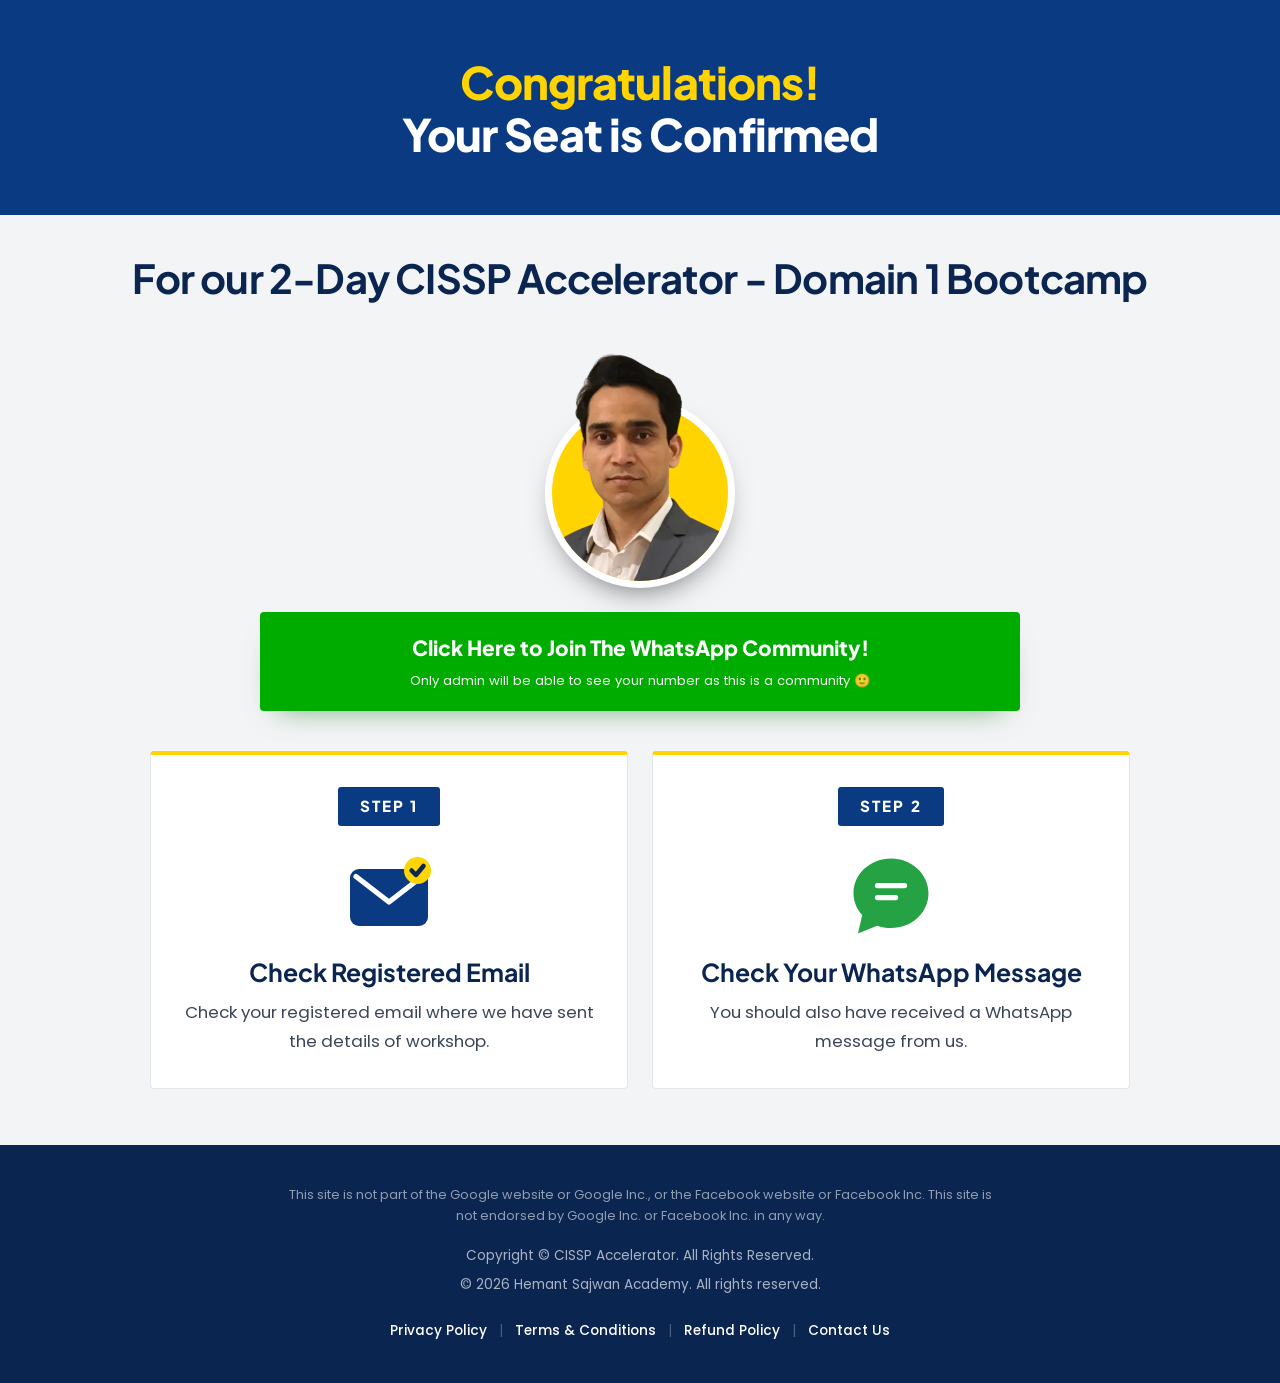
<file: thank-you/index.html>
<!DOCTYPE html>
<html lang="en">
<head>
<meta charset="UTF-8" />
<meta name="viewport" content="width=device-width, initial-scale=1.0" />
<title>Your Seat is Confirmed | CISSP Accelerator – Domain 1 Bootcamp</title>
<meta name="description" content="Your seat for the 2-Day CISSP Accelerator – Domain 1 Bootcamp is confirmed." />
<meta name="robots" content="noindex" />
<link rel="preconnect" href="https://fonts.googleapis.com" />
<link rel="preconnect" href="https://fonts.gstatic.com" crossorigin />
<link href="https://fonts.googleapis.com/css2?family=Plus+Jakarta+Sans:wght@500;600;700;800&family=Poppins:wght@400;500;600;700;800&display=swap" rel="stylesheet" />
<link rel="stylesheet" href="../bootcamp.css" />
<link rel="stylesheet" href="../bootcamp-v2.css" />

<!--
  WHATSAPP COMMUNITY LINK: change it here if you create a new community.
-->
<script>window.WHATSAPP_COMMUNITY_URL = "https://chat.whatsapp.com/JMlNHqjLhQwAamcQGyh7eD";</script>
<!-- Google Tag Manager (same container as cisspaccelerator.com) -->
<script>(function(w,d,s,l,i){w[l]=w[l]||[];w[l].push({'gtm.start':
new Date().getTime(),event:'gtm.js'});var f=d.getElementsByTagName(s)[0],
j=d.createElement(s),dl=l!='dataLayer'?'&l='+l:'';j.async=true;j.src=
'https://www.googletagmanager.com/gtm.js?id='+i+dl;f.parentNode.insertBefore(j,f);
})(window,document,'script','dataLayer','GTM-PLBDLMDQ');</script>
<!-- End Google Tag Manager -->

<!-- Meta (Facebook) Pixel: records a page view and a Lead on this thank-you page.
     Test visits (?test=1, while the form isn't connected) record the page view only, not a Lead. -->
<script>
  !function(f,b,e,v,n,t,s)
  {if(f.fbq)return;n=f.fbq=function(){n.callMethod?
  n.callMethod.apply(n,arguments):n.queue.push(arguments)};
  if(!f._fbq)f._fbq=n;n.push=n;n.loaded=!0;n.version='2.0';
  n.queue=[];t=b.createElement(e);t.async=!0;
  t.src=v;s=b.getElementsByTagName(e)[0];
  s.parentNode.insertBefore(t,s)}(window, document,'script',
  'https://connect.facebook.net/en_US/fbevents.js');
  fbq('init', '705271661052180');
  fbq('track', 'PageView');
  if (!/[?&]test=1/.test(location.search)) fbq('track', 'Lead');
</script>
<noscript>
  <img height="1" width="1" style="display:none" alt="" src="https://www.facebook.com/tr?id=705271661052180&amp;ev=PageView&amp;noscript=1" />
  <img height="1" width="1" style="display:none" alt="" src="https://www.facebook.com/tr?id=705271661052180&amp;ev=Lead&amp;noscript=1" />
</noscript>
<!-- End Meta Pixel -->
</head>
<body class="ty-page v2">
<!-- Google Tag Manager (noscript) -->
<noscript><iframe src="https://www.googletagmanager.com/ns.html?id=GTM-PLBDLMDQ" height="0" width="0" style="display:none;visibility:hidden"></iframe></noscript>
<!-- End Google Tag Manager (noscript) -->

<!-- ===== BANNER ===== -->
<header class="ty-banner">
  <div class="container">
    <h1><span class="gold-text">Congratulations!</span><br />Your Seat is Confirmed</h1>
  </div>
</header>

<!-- ===== MAIN ===== -->
<main class="ty-main">
  <div class="container">
    <h2 class="ty-title">For our 2-Day CISSP Accelerator - Domain 1 Bootcamp</h2>

    <div class="ty-photo">
      <div class="headshot ty-headshot">
        <div class="headshot-clip">
          <img src="../images/hemant-headshot.webp" alt="Hemant Sajwan, CISSP mentor" width="443" height="450" />
        </div>
      </div>
    </div>

    <a class="ty-whatsapp" data-whatsapp href="https://chat.whatsapp.com/JMlNHqjLhQwAamcQGyh7eD" target="_blank" rel="noopener">
      <span class="ty-whatsapp-main">Click Here to Join The WhatsApp Community!</span>
      <span class="ty-whatsapp-sub">Only admin will be able to see your number as this is a community 🙂</span>
    </a>

    <div class="ty-steps">
      <div class="ty-step">
        <span class="ty-step-badge">Step 1</span>
        <svg class="ty-step-icon" viewBox="0 0 64 64" aria-hidden="true">
          <rect x="6" y="14" width="52" height="38" rx="6" class="fill-blue" />
          <path d="M10 19l22 17 22-17" class="line-white" />
          <circle cx="51" cy="15" r="9" class="fill-gold" />
          <path d="M47 15l3 3 5-6" class="line-blue" />
        </svg>
        <h3>Check Registered Email</h3>
        <p>Check your registered email where we have sent the details of workshop.</p>
      </div>

      <div class="ty-step">
        <span class="ty-step-badge">Step 2</span>
        <svg class="ty-step-icon" viewBox="0 0 64 64" aria-hidden="true">
          <path d="M32 7C18.2 7 7 17.3 7 30c0 5.6 2.2 10.7 5.8 14.7L10 57l12.7-5.2c2.9 1 6.1 1.6 9.3 1.6 13.8 0 25-10.3 25-23.2S45.8 7 32 7z" class="fill-green" />
          <path d="M23 25h18M23 33h12" class="line-white" />
        </svg>
        <h3>Check Your WhatsApp Message</h3>
        <p>You should also have received a WhatsApp message from us.</p>
      </div>
    </div>
  </div>
</main>

<footer class="footer footer-plain">
  <div class="container">
    <p class="disclaimer">This site is not part of the Google website or Google Inc., or the Facebook website or Facebook Inc. This site is not endorsed by Google Inc. or Facebook Inc. in any way.</p>
    <p>Copyright © CISSP Accelerator. All Rights Reserved.</p>
    <p>© <span id="year">2026</span> Hemant Sajwan Academy. All rights reserved.</p>
    <nav class="footer-links">
      <a href="../privacy-policy/">Privacy Policy</a>
      <span>|</span>
      <a href="../terms-and-conditions/">Terms &amp; Conditions</a>
      <span>|</span>
      <a href="../refund-policy/">Refund Policy</a>
      <span>|</span>
      <a href="../contact-us/">Contact Us</a>
    </nav>
  </div>
</footer>

<script src="../bootcamp.js"></script>
<script>
  // use the WhatsApp link set at the top of this page
  document.querySelectorAll("[data-whatsapp]").forEach(function (a) {
    if (window.WHATSAPP_COMMUNITY_URL) a.href = window.WHATSAPP_COMMUNITY_URL;
  });
  // test registrations (form not yet connected) are flagged so they're never mistaken for real ones
  if (/[?&]test=1/.test(location.search)) {
    var note = document.createElement("p");
    note.className = "ty-test";
    note.innerHTML = "<strong>Test mode:</strong> this registration was not saved, because the form isn’t connected to the Google Sheet yet.";
    document.querySelector(".ty-main .container").prepend(note);
  }
</script>
</body>
</html>
</file>
<file: bootcamp.css>
/* =========================================================
   CISSP Accelerator – Domain 1 Bootcamp (new pages)
   Shared by /pv/ (paid), /fve/ (free, evening), /fvm/ (free, morning)
   Same blue + gold colours and Poppins font as the original pages.
   ========================================================= */

:root {
  --blue:        #004AAD;
  --blue-dark:   #033D8A;
  --blue-darker: #002854;
  --gold:        #FFD401;
  --gold-dark:   #F5C400;
  --ink:         #0d1b2a;   /* main text colour */
  --ink-soft:    #3f5265;   /* secondary text */
  --white:       #ffffff;
  --light:       #eef2f7;   /* light grey-blue section background */
  --line:        #d8e0ea;
  --radius:      14px;
  --shadow:      0 18px 44px -18px rgba(0, 20, 60, 0.35);
  --font:        "Poppins", system-ui, -apple-system, "Segoe UI", Roboto, sans-serif;
}

* { box-sizing: border-box; }
html { scroll-behavior: smooth; }
body {
  margin: 0;
  font-family: var(--font);
  font-size: 17px;
  line-height: 1.7;
  color: var(--ink);
  background: var(--white);
  -webkit-font-smoothing: antialiased;
}
img { max-width: 100%; display: block; }
h1, h2, h3 { line-height: 1.2; margin: 0 0 0.6em; }
h2 { font-size: clamp(1.7rem, 4vw, 2.4rem); font-weight: 700; }
h3 { font-size: 1.2rem; font-weight: 600; }
p  { margin: 0 0 1em; }

.container { max-width: 1060px; margin: 0 auto; padding: 0 20px; }
.narrow    { max-width: 760px; margin: 0 auto; }
.center    { text-align: center; }

/* ---------- section backgrounds ---------- */
.section       { padding: 88px 0; }
.on-blue       { background: var(--blue); color: var(--white); }
.on-dark       { background: var(--blue-darker); color: var(--white); }
.on-light      { background: var(--light); }
.on-white      { background: var(--white); }
.gold-text     { color: var(--gold); }
.blue-text     { color: var(--blue); }

/* ---------- buttons ---------- */
.cta {
  display: inline-block;
  background: var(--gold);
  color: var(--blue-darker);
  font-weight: 700;
  font-size: 1.1rem;
  letter-spacing: 0.01em;
  text-decoration: none;
  padding: 18px 40px;
  border-radius: 999px;
  box-shadow: 0 12px 28px -10px rgba(255, 212, 1, 0.7);
  transition: transform 0.15s ease, background 0.15s ease;
}
.cta:hover { background: var(--gold-dark); transform: translateY(-2px); }
.cta s { opacity: 0.6; font-weight: 600; text-decoration-thickness: 2px; margin: 0 0.1em; } /* crossed-out old price */
.cta .price { white-space: nowrap; } /* keeps "INR 2999 97" on one line */
.cta-meta  { margin-top: 16px; font-size: 0.95rem; opacity: 0.85; }
.cta-guarantee { display: block; margin-top: 4px; font-size: 0.85rem; font-weight: 600; } /* refund line on the paid page */

/* ---------- top bar ---------- */
.topbar { background: var(--blue-darker); color: var(--white); }
.topbar .container { display: flex; align-items: center; justify-content: space-between; height: 62px; }
.brand { font-weight: 700; letter-spacing: 0.02em; text-decoration: none; color: var(--white); }
.brand span { color: var(--gold); }
.topbar .cta { padding: 9px 20px; font-size: 0.82rem; box-shadow: none; }

/* ---------- hero ---------- */
.hero {
  background:
    radial-gradient(900px 420px at 85% -10%, rgba(255, 255, 255, 0.12), transparent 60%),
    linear-gradient(180deg, var(--blue) 0%, var(--blue-dark) 100%);
  color: var(--white);
  padding: 80px 0 96px;
  text-align: center;
}
.hero-headline {
  font-size: clamp(1.9rem, 4.6vw, 3rem); font-weight: 800; line-height: 1.18;
  max-width: 900px; margin: 0 auto 0.5em;
}
.hero-sub      { font-size: clamp(1.02rem, 2vw, 1.2rem); max-width: 700px; margin: 0 auto 2.6em; opacity: 0.9; }
.hero-headline-2 { margin-bottom: 0.3em; }
.hero-sub-2    { font-size: clamp(1.3rem, 3vw, 1.8rem); font-weight: 600; margin: 0 0 1.4em; }
.hero-tagline  {
  display: inline-block; background: var(--gold); color: var(--blue-darker);
  font-weight: 700; font-size: clamp(1.05rem, 2.4vw, 1.3rem);
  padding: 8px 22px; border-radius: 999px; margin-bottom: 1.4em;
}
.hero-desc     { max-width: 640px; margin: 0 auto 2em; font-size: 1.08rem; opacity: 0.95; }

/* ---------- hero video ---------- */
.video {
  position: relative; max-width: 760px; margin: 0 auto 2.4em; aspect-ratio: 16 / 9;
  border-radius: var(--radius); overflow: hidden; background: #000;
  border: 4px solid rgba(255, 255, 255, 0.9);
  box-shadow: 0 30px 60px -24px rgba(0, 0, 0, 0.6);
}
.video iframe { position: absolute; inset: 0; width: 100%; height: 100%; border: 0; }

/* ---------- "Domain 1 is the foundation" section ---------- */
.foundation h2 { font-size: clamp(1.6rem, 3.6vw, 2.3rem); }
.foundation .lead { font-size: 1.1rem; color: var(--ink-soft); max-width: 680px; margin: 0 auto 1.8em; }
.hand-line { font-size: clamp(1.15rem, 2.4vw, 1.4rem); font-weight: 700; color: var(--blue-darker); margin: 0; }
/* hand-drawn underline: a gold brush-stroke drawn under each line of text */
.hand-underline {
  padding-bottom: 0.3em;
  background-image: url("data:image/svg+xml,%3Csvg xmlns='http://www.w3.org/2000/svg' viewBox='0 0 200 14' preserveAspectRatio='none'%3E%3Cpath d='M3 10 C 40 4, 85 3, 120 7 S 175 12, 197 5' fill='none' stroke='%23F5C400' stroke-width='5' stroke-linecap='round'/%3E%3C/svg%3E");
  background-repeat: no-repeat;
  background-size: 100% 0.5em;
  background-position: 0 100%;
  -webkit-box-decoration-break: clone;
  box-decoration-break: clone;
  line-height: 1.9;
}

/* ---------- story section ("Why does starting CISSP feel so difficult?") ---------- */
.story p { font-size: 1.08rem; }
.chips { display: flex; flex-wrap: wrap; gap: 10px; justify-content: center; margin: 1.4em 0 1.8em; padding: 0; list-style: none; }
.chips li {
  background: var(--white); border: 1px solid var(--line); border-radius: 999px;
  padding: 6px 16px; font-size: 0.95rem; color: var(--ink-soft);
}
.thoughts { display: grid; gap: 12px; margin: 1.4em 0 2em; }
.thought {
  background: var(--white); border-left: 4px solid var(--gold);
  border-radius: 10px; padding: 14px 20px; font-style: italic; font-weight: 500;
  box-shadow: var(--shadow);
}
.punch {
  background: var(--blue); color: var(--white); border-radius: var(--radius);
  padding: 32px; margin-top: 2em; box-shadow: var(--shadow);
}
.punch p { margin-bottom: 0.7em; }
.punch p:last-child { margin-bottom: 0; }
.punch strong { color: var(--gold); }

/* ---------- checklist ---------- */
.checks { list-style: none; padding: 0; margin: 1.4em 0 2em; }
.checks li { position: relative; padding: 10px 0 10px 40px; border-bottom: 1px solid var(--line); }
.checks li:last-child { border-bottom: 0; }
.checks li::before {
  content: "✓"; position: absolute; left: 0; top: 11px;
  width: 26px; height: 26px; border-radius: 50%;
  background: var(--blue); color: var(--gold);
  font-weight: 700; font-size: 0.85rem; display: grid; place-items: center;
}

/* ---------- steps (Start with one domain → ... → Then move forward) ---------- */
.steps { display: grid; grid-template-columns: repeat(5, 1fr); gap: 12px; margin: 2em 0; padding: 0; list-style: none; counter-reset: s; }
.steps li {
  counter-increment: s; background: var(--light); border-radius: var(--radius);
  padding: 20px 14px; text-align: center; font-weight: 600; position: relative;
}
.steps li::before {
  content: counter(s); display: grid; place-items: center; margin: 0 auto 10px;
  width: 34px; height: 34px; border-radius: 50%; background: var(--gold); color: var(--blue-darker); font-weight: 700;
}

/* ---------- what you'll discover: day cards ---------- */
.discover { margin-top: 3em; }
.discover-title { font-size: clamp(2rem, 4.6vw, 2.9rem); margin-bottom: 0.4em; }
.discover-sub { max-width: 760px; margin: 0 auto 2.4em; font-size: 1.08rem; opacity: 0.92; }
.day-cards { display: grid; grid-template-columns: 1fr 1fr; gap: 24px; align-items: start; margin-bottom: 3em; }
.day-card {
  background: var(--white); color: var(--ink); border-radius: 20px; overflow: hidden;
  box-shadow: 0 28px 56px -26px rgba(0, 10, 40, 0.65); border: 3px solid var(--gold);
}
.day-card > :not(header) { margin-left: 28px; margin-right: 28px; }
.day-card > :last-child { margin-bottom: 26px; }
/* coloured header band with a big "DAY 1 / DAY 2" and a large icon */
.day-card header {
  display: flex; align-items: center; gap: 20px; padding: 26px 28px; margin-bottom: 18px;
  background: linear-gradient(135deg, var(--blue) 0%, var(--blue-darker) 100%); color: var(--white);
}
.day-card h3 { margin: 6px 0 0; font-size: clamp(1.3rem, 2.4vw, 1.6rem); line-height: 1.25; color: var(--white); }
.day-icon {
  flex: 0 0 96px; width: 96px; height: 96px; padding: 16px; border-radius: 22px; background: var(--white);
  fill: none; stroke: var(--blue); stroke-width: 2.4; stroke-linecap: round; stroke-linejoin: round;
  box-shadow: 0 10px 24px -10px rgba(0, 0, 0, 0.5);
}
.day-icon .accent { fill: var(--gold); stroke: var(--blue); }
.day-icon .accent-stroke { stroke: var(--gold-dark); stroke-width: 3.5; }
.day-badge {
  display: inline-block; background: var(--gold); color: var(--blue-darker);
  font-weight: 800; font-size: clamp(1.3rem, 2.6vw, 1.75rem); letter-spacing: 0.06em; text-transform: uppercase;
  padding: 4px 18px; border-radius: 10px; line-height: 1.2;
}
.day-intro { color: var(--ink-soft); font-size: 0.98rem; margin-bottom: 0.6em; }
.day-topics { list-style: none; padding: 0; margin: 0; counter-reset: topic; }
.day-topics li {
  counter-increment: topic; position: relative; padding: 12px 0 12px 42px;
  border-top: 1px solid var(--line); font-size: 0.96rem; line-height: 1.55;
}
.day-topics li::before {
  content: counter(topic); position: absolute; left: 0; top: 12px;
  width: 28px; height: 28px; border-radius: 50%; background: var(--gold); color: var(--blue-darker);
  font-weight: 700; font-size: 0.85rem; display: grid; place-items: center;
}
.day-topics strong { display: block; color: var(--blue-darker); }
.day-topics span { color: var(--ink-soft); }

.format { display: grid; grid-template-columns: repeat(3, 1fr); gap: 16px; margin: 2em 0; }
.format div {
  background: var(--white); color: var(--blue-darker); border-radius: var(--radius);
  padding: 22px 16px; text-align: center; font-weight: 600;
}
.format b { display: block; font-size: 2rem; color: var(--blue); line-height: 1.1; }

.no-list { list-style: none; padding: 0; margin: 0 0 2em; }
.no-list li { padding: 6px 0 6px 32px; position: relative; }
.no-list li::before { content: "✕"; position: absolute; left: 4px; color: var(--gold); font-weight: 700; }

.callout {
  background: var(--white); border-radius: var(--radius); padding: 36px; box-shadow: var(--shadow);
  border-top: 5px solid var(--gold);
}
.callout h2 { color: var(--blue); }

/* ---------- mentor ---------- */
.mentor p { font-size: 1.05rem; }
.mentor .highlight {
  font-size: 1.15rem; font-weight: 600; color: var(--blue);
  border-left: 4px solid var(--gold); padding-left: 18px; margin: 1.6em 0;
}
.mentor .goal {
  background: var(--blue); color: var(--white); border-radius: var(--radius); padding: 28px 32px; margin-top: 2em;
}
.mentor .goal p:last-child { margin-bottom: 0; }

.mentor-grid { display: grid; grid-template-columns: 340px 1fr; gap: 48px; align-items: start; margin-top: 2em; }
.mentor-photo { margin: 0; position: sticky; top: 24px; }
.mentor-photo img {
  width: 100%; height: auto;
  border-radius: var(--radius); box-shadow: var(--shadow); border-bottom: 6px solid var(--gold);
}
.mentor-photo figcaption { text-align: center; margin-top: 14px; color: var(--ink-soft); font-size: 0.95rem; }
.mentor-photo figcaption strong { color: var(--blue-darker); font-size: 1.05rem; }

/* ---------- testimonials carousel ---------- */
.carousel { position: relative; max-width: 920px; margin: 2em auto 0; padding: 0 64px; }
.carousel-track {
  list-style: none; margin: 0; padding: 0;
  display: flex; align-items: center; overflow-x: auto; scroll-snap-type: x mandatory;
  scroll-behavior: smooth; scrollbar-width: none; -webkit-overflow-scrolling: touch;
}
.carousel-track::-webkit-scrollbar { display: none; }
.slide {
  flex: 0 0 100%; scroll-snap-align: center; padding: 8px;
  display: flex; align-items: center; justify-content: center; min-height: 260px;
}
.slide img {
  width: 100%; height: auto; border-radius: var(--radius); background: var(--white);
  border: 1px solid var(--line); box-shadow: var(--shadow);
}
.carousel-btn {
  position: absolute; top: calc(50% - 24px); transform: translateY(-50%);
  width: 46px; height: 46px; border-radius: 50%; border: 0; cursor: pointer;
  background: var(--blue); color: var(--white); font-size: 1.9rem; line-height: 1;
  display: grid; place-items: center; padding-bottom: 4px;
  box-shadow: 0 8px 20px -8px rgba(0, 40, 100, 0.6); transition: background 0.15s;
}
.carousel-btn:hover { background: var(--blue-darker); }
.carousel-btn:focus-visible { outline: 3px solid var(--gold); outline-offset: 2px; }
.carousel-btn.prev { left: 0; }
.carousel-btn.next { right: 0; }
.carousel-foot { display: flex; flex-direction: column; align-items: center; gap: 8px; margin-top: 18px; }
.carousel-dots { display: flex; flex-wrap: wrap; justify-content: center; gap: 8px; }
.carousel-dots button {
  width: 10px; height: 10px; border-radius: 999px; border: 0; padding: 0; cursor: pointer;
  background: var(--line); transition: width 0.2s, background 0.2s;
}
.carousel-dots button[aria-selected="true"] { width: 28px; background: var(--blue); }
.carousel-count { font-size: 0.85rem; color: var(--ink-soft); }

/* ---------- what you get ---------- */
.gets { display: grid; grid-template-columns: repeat(2, 1fr); gap: 20px; margin-top: 2em; }
.get {
  background: var(--white); border: 1px solid var(--line); border-radius: var(--radius);
  padding: 28px; box-shadow: var(--shadow);
}
.get .icon { font-size: 1.8rem; line-height: 1; margin-bottom: 12px; }
.get h3 { color: var(--blue); }
.get p { color: var(--ink-soft); margin-bottom: 0.6em; }
.get p:last-child { margin-bottom: 0; }
.get-wide { grid-column: 1 / -1; background: var(--blue); color: var(--white); border: 0; }
.get-wide h3 { color: var(--gold); }
.get-wide p { color: rgba(255, 255, 255, 0.92); }

/* ---------- FAQ ---------- */
.faq { margin-top: 2em; }
.faq details {
  background: var(--white); border: 1px solid var(--line); border-radius: var(--radius);
  margin-bottom: 12px; overflow: hidden;
}
.faq details[open] { border-color: var(--blue); box-shadow: var(--shadow); }
.faq summary {
  cursor: pointer; list-style: none; position: relative;
  padding: 18px 56px 18px 22px; font-weight: 600; color: var(--blue-darker);
}
.faq summary::-webkit-details-marker { display: none; }
.faq summary::after {
  content: "+"; position: absolute; right: 18px; top: 50%; transform: translateY(-50%);
  width: 28px; height: 28px; border-radius: 50%; background: var(--gold); color: var(--blue-darker);
  display: grid; place-items: center; font-size: 1.2rem; font-weight: 700; line-height: 1;
}
.faq details[open] summary::after { content: "–"; }
.faq .answer { padding: 0 22px 18px; color: var(--ink-soft); }
.faq .answer p { margin-bottom: 0.7em; }
.faq .answer p:last-child { margin-bottom: 0; }
.faq .answer a { color: var(--blue); font-weight: 600; }

/* ---------- footer ---------- */
.footer { background: var(--blue-darker); color: rgba(255, 255, 255, 0.65); text-align: center; padding: 40px 0 150px; font-size: 0.85rem; }
.footer p { margin: 0 0 0.4em; }
.footer .disclaimer { max-width: 720px; margin: 0 auto 1.4em; font-size: 0.8rem; line-height: 1.6; opacity: 0.85; }
.footer-links { display: flex; flex-wrap: wrap; justify-content: center; gap: 6px 12px; margin-top: 1.6em; }
.footer-links a { color: var(--white); text-decoration: none; font-weight: 500; }
.footer-links a:hover { color: var(--gold); text-decoration: underline; }
.footer-links span { opacity: 0.4; }

/* ---------- mentor strip (headshot under the video) ---------- */
.mentor-strip {
  display: flex; align-items: center; gap: 20px; max-width: 760px; margin: 0 auto 1.6em; text-align: left;
}
.headshot {   /* --d = circle size; everything else scales from it */
  --d: 132px; --ring: 5px;
  position: relative; flex: 0 0 var(--d); width: var(--d); height: calc(var(--d) * 1.3);
}
.headshot::before {   /* gold circle with white ring */
  content: ""; position: absolute; left: 0; bottom: 0; width: var(--d); height: var(--d);
  border-radius: 50%; background: var(--gold); border: var(--ring) solid var(--white); box-sizing: border-box;
  box-shadow: 0 14px 30px -14px rgba(0, 0, 0, 0.6);
}
.headshot-clip {      /* round at the bottom (follows the circle), open at the top so the head pops out */
  position: absolute; left: var(--ring); bottom: var(--ring);
  width: calc(var(--d) - 2 * var(--ring)); height: calc(var(--d) * 1.3 - var(--ring));
  border-radius: 0 0 calc(var(--d) / 2) calc(var(--d) / 2); overflow: hidden;
}
.headshot-clip img {
  position: absolute; left: 50%; bottom: 0; width: calc(var(--d) * 1.18); height: auto; max-width: none;
  transform: translateX(-50%);
}
.mentor-strip-text { display: flex; flex-direction: column; line-height: 1.4; }
.mentor-strip-label { color: var(--gold); font-weight: 700; font-size: 0.78rem; letter-spacing: 0.08em; text-transform: uppercase; }
.mentor-strip-text strong { font-size: 1.3rem; }
.mentor-strip-meta { font-size: 0.88rem; opacity: 0.8; margin-top: 2px; }

/* ---------- bootcamp details panel (under the video): details left, button right ---------- */
.event-panel {
  display: grid; grid-template-columns: 1.45fr 1fr; gap: 28px; align-items: center;
  max-width: 1000px; margin: 0 auto 1em; padding: 28px 32px; text-align: left;
  background: var(--blue-darker); border: 2px solid var(--gold); border-radius: 18px;
  box-shadow: 0 24px 50px -22px rgba(0, 0, 0, 0.7);
}
.event-details { display: grid; gap: 18px; }
.event-item { display: flex; align-items: center; gap: 16px; }
.event-icon {
  flex: 0 0 58px; width: 58px; height: 58px; padding: 11px; border-radius: 14px;
  background: rgba(255, 212, 1, 0.12); border: 1px solid rgba(255, 212, 1, 0.35);
  fill: none; stroke: var(--gold); stroke-width: 2.6; stroke-linecap: round; stroke-linejoin: round;
}
.event-icon .dot { fill: var(--gold); stroke: none; }
.event-icon .hand { stroke: var(--white); }
.event-item > div { display: flex; flex-direction: column; }
.event-k { color: var(--gold); font-weight: 700; font-size: 0.85rem; letter-spacing: 0.06em; text-transform: uppercase; }
.event-v { font-weight: 700; font-size: clamp(1.15rem, 2.2vw, 1.4rem); line-height: 1.35; white-space: pre-line; }
.event-note { font-size: 0.95rem; opacity: 0.85; }
.event-action { text-align: center; padding-left: 28px; border-left: 1px solid rgba(255, 255, 255, 0.15); }
.event-action .cta { display: block; padding: 18px 16px; font-size: 1.02rem; }
.event-action .cta-meta { font-size: 0.88rem; }
.event-v { text-wrap: balance; }

/* ---------- bar fixed to the bottom of the screen ---------- */
.sticky-bar {
  position: fixed; left: 0; right: 0; bottom: 0; z-index: 30;
  background: var(--blue); color: var(--white);
  box-shadow: 0 -10px 30px -12px rgba(0, 0, 0, 0.5); padding: 12px 0;
}
.sticky-inner { display: flex; align-items: center; justify-content: space-between; gap: 32px; }
.sticky-info { display: flex; align-items: center; gap: 16px; min-width: 0; flex: 1 1 auto; }
.sticky-icon {
  flex: 0 0 62px; width: 62px; height: 62px; padding: 9px; border-radius: 12px; background: var(--gold);
  fill: none; stroke: var(--blue); stroke-width: 3.2; stroke-linecap: round; stroke-linejoin: round;
}
.sticky-icon circle { fill: var(--blue); stroke: none; }
.sticky-text { display: flex; flex-direction: column; line-height: 1.3; }
.sticky-text strong { color: var(--gold); font-size: 1.15rem; }
.sticky-text span { font-size: 1rem; }
.sticky-action { flex: 0 1 470px; text-align: center; }
.sticky-bar .cta {
  display: block; padding: 12px 24px; font-size: 1.15rem; box-shadow: none; white-space: nowrap; border-radius: 10px;
  background: linear-gradient(180deg, #ffe55c 0%, var(--gold) 55%, var(--gold-dark) 100%);
}
.sticky-action small { display: block; margin-top: 5px; font-size: 0.88rem; opacity: 0.9; }

/* ---------- smaller screens ---------- */
@media (max-width: 860px) {
  .section { padding: 64px 0; }
  .steps { grid-template-columns: 1fr; }
  .day-cards, .gets { grid-template-columns: 1fr; }
  .day-card > :not(header) { margin-left: 18px; margin-right: 18px; }
  .day-card header { padding: 20px 18px; gap: 14px; }
  .day-icon { flex-basis: 72px; width: 72px; height: 72px; padding: 12px; border-radius: 18px; }
  .carousel { padding: 0; }
  .carousel-btn { width: 38px; height: 38px; font-size: 1.6rem; top: auto; bottom: -6px; transform: none; }
  .slide { min-height: 0; padding: 4px; }
  .carousel-dots { gap: 5px; flex-wrap: nowrap; }
  .carousel-dots button { width: 7px; height: 7px; }
  .carousel-dots button[aria-selected="true"] { width: 18px; }
  .mentor-grid { grid-template-columns: 1fr; gap: 28px; }
  .mentor-photo { position: static; max-width: 300px; margin: 0 auto; }
  .format { grid-template-columns: 1fr; }
  .callout, .punch { padding: 26px 22px; }
  .topbar .cta { display: none; }
  .cta-meta { font-size: 0.82rem; }
  .cta-guarantee { font-size: 0.78rem; }
  .event-panel { grid-template-columns: 1fr; gap: 22px; padding: 22px 18px; }
  .mentor-strip { gap: 14px; }
  .headshot { --d: 96px; --ring: 4px; }
  .mentor-strip-text strong { font-size: 1.12rem; }
  .mentor-strip-text > span { font-size: 0.92rem; }
  .mentor-strip-text .mentor-strip-label { font-size: 0.72rem; }
  .mentor-strip-meta { font-size: 0.8rem !important; }
  .event-action { padding-left: 0; border-left: 0; padding-top: 20px; border-top: 1px solid rgba(255, 255, 255, 0.15); }
  .event-icon { flex-basis: 50px; width: 50px; height: 50px; padding: 10px; }
  .sticky-bar { padding: 8px 0 8px; }
  .sticky-inner { flex-direction: column; gap: 6px; padding: 0 12px; }
  .sticky-info { gap: 10px; align-self: stretch; }
  .sticky-icon { flex-basis: 40px; width: 40px; height: 40px; padding: 6px; border-radius: 9px; }
  .sticky-text strong { font-size: 0.8rem; }
  .sticky-text { line-height: 1.3; }
  .sticky-text span { font-size: 0.8rem; }
  .sticky-action { flex: none; width: 100%; }
  .sticky-bar .cta { width: 100%; text-align: center; padding: 11px 10px; }
  .sticky-action small { font-size: 0.72rem; margin-top: 3px; }
  .cta { letter-spacing: 0; padding-left: 24px; padding-right: 24px; }
  .sticky-bar .cta { font-size: 0.95rem; }
}

/* very narrow phones: keep the sticky button on one line */
@media (max-width: 380px) {
  .sticky-bar .cta { font-size: 0.82rem; letter-spacing: 0; }
}
.nowrap { white-space: nowrap; } /* keeps a phrase together if the line has to wrap */

/* =========================================================
   Legal & contact pages (privacy, terms, refund, contact)
   ========================================================= */
.back-link { color: var(--white); text-decoration: none; font-weight: 600; font-size: 0.95rem; }
.back-link:hover { color: var(--gold); }
.legal { padding: 56px 0 72px; background: var(--white); }
.legal h1 {
  font-size: clamp(2rem, 5vw, 2.8rem); color: var(--blue-darker); margin-bottom: 0.6em;
  padding-bottom: 0.4em; border-bottom: 4px solid var(--gold); display: inline-block;
}
.legal h2 { font-size: 1.3rem; color: var(--blue); margin: 2em 0 0.6em; }
.legal h3 { font-size: 1.05rem; color: var(--blue-darker); margin: 1.6em 0 0.5em; }
.legal p, .legal li { color: var(--ink-soft); font-size: 1rem; line-height: 1.75; }
.legal ul { padding-left: 1.3em; margin: 0 0 1.2em; }
.legal li { margin-bottom: 0.4em; }
.legal a { color: var(--blue); font-weight: 600; word-break: break-word; }
.legal-intro { font-size: 1.15rem !important; color: var(--ink) !important; }
.contact-box, .guarantee-box, .contact-card {
  background: var(--light); border-left: 5px solid var(--gold); border-radius: var(--radius);
  padding: 20px 24px; margin: 1em 0 1.4em;
}
.contact-box p, .guarantee-box p { margin: 0 0 0.4em; }
.contact-box p:last-child, .guarantee-box p:last-child { margin-bottom: 0; }
.guarantee-title { font-weight: 700; color: var(--blue-darker) !important; font-size: 1.1rem !important; }
.contact-card { text-align: center; padding: 32px 24px; }
.contact-card .cta { color: var(--blue-darker); margin-top: 8px; word-break: break-all; }
.footer-plain { padding-bottom: 40px; }

/* =========================================================
   Registration pop-up form
   ========================================================= */
.reg-modal {
  width: min(520px, calc(100vw - 24px)); max-height: calc(100vh - 24px); overflow-y: auto;
  border: 0; border-radius: 18px; padding: 0; color: var(--ink); background: var(--white);
  box-shadow: 0 30px 80px -20px rgba(0, 10, 40, 0.6);
}
.reg-modal::backdrop { background: rgba(0, 20, 50, 0.72); }
.reg-modal[open] { animation: reg-in 0.18s ease-out; }
@keyframes reg-in { from { opacity: 0; transform: translateY(12px); } to { opacity: 1; transform: none; } }
.reg-step { padding: 28px 28px 24px; border-top: 6px solid var(--gold); }
.reg-step h2 { font-size: 1.35rem; color: var(--blue-darker); margin: 0 32px 0.2em 0; line-height: 1.3; }
.reg-sub { color: var(--ink-soft); font-size: 0.95rem; margin-bottom: 1.2em; }
.reg-close {
  position: absolute; top: 14px; right: 14px; width: 36px; height: 36px; border-radius: 50%;
  border: 0; background: var(--light); color: var(--blue-darker); font-size: 1.5rem; line-height: 1; cursor: pointer;
}
.reg-close:hover { background: var(--line); }
.reg-field { display: block; margin-bottom: 14px; }
.reg-field > span, .reg-field > label { display: block; font-weight: 600; font-size: 0.92rem; margin-bottom: 5px; color: var(--blue-darker); }
.reg-field b { color: #d6293e; }
.reg-field input, .reg-field textarea {
  width: 100%; font: inherit; font-size: 1rem; color: var(--ink);
  padding: 11px 13px; border: 1.5px solid var(--line); border-radius: 10px; background: var(--white);
  transition: border-color 0.15s, box-shadow 0.15s;
}
.reg-field textarea { resize: vertical; min-height: 84px; }
.reg-field input:focus, .reg-field textarea:focus { outline: none; border-color: var(--blue); box-shadow: 0 0 0 3px rgba(0, 74, 173, 0.15); }
.reg-error { display: none; color: #d6293e; font-size: 0.82rem; margin-top: 4px; }
.reg-field.invalid input { border-color: #d6293e; }
.reg-field.invalid .reg-error { display: block; }
.reg-trap { position: absolute; left: -9999px; width: 1px; height: 1px; opacity: 0; }
.reg-consent { font-size: 0.8rem; color: var(--ink-soft); margin: 4px 0 14px; }
.reg-consent a { color: var(--blue); }
.reg-submit { width: 100%; border: 0; cursor: pointer; font-family: inherit; }
.reg-submit:disabled { opacity: 0.6; cursor: wait; }
.reg-status { font-size: 0.88rem; color: #d6293e; margin: 10px 0 0; text-align: center; }
.reg-status:empty { display: none; }
.reg-done { text-align: center; }
.reg-done h2 { margin-right: 0; }
.reg-done p { color: var(--ink-soft); }
.reg-tick {
  width: 64px; height: 64px; margin: 6px auto 14px; border-radius: 50%;
  background: var(--gold); color: var(--blue-darker); font-size: 2rem; font-weight: 700; display: grid; place-items: center;
}
.reg-test { background: #fff4d6; border-radius: 10px; padding: 10px 14px; font-size: 0.85rem; color: #6b4e00 !important; }
.reg-done .cta { border: 0; cursor: pointer; font-family: inherit; margin-top: 6px; }
@media (max-width: 480px) { .reg-step { padding: 24px 18px 20px; } .reg-step h2 { font-size: 1.15rem; } .reg-sub { font-size: 0.88rem; } }

/* phone: country dropdown + number box */
.phone-row { display: flex; gap: 8px; }
.phone-row input { flex: 1; min-width: 0; }
.country-pick { position: relative; flex: 0 0 auto; }
.country-face {
  display: flex; align-items: center; gap: 4px; height: 100%; padding: 0 12px;
  border: 1.5px solid var(--line); border-radius: 10px; background: var(--light);
  font-size: 1rem; font-weight: 600; color: var(--blue-darker); white-space: nowrap;
}
.country-pick select {   /* invisible but clickable, so the phone's own country list opens */
  position: absolute; inset: 0; width: 100%; height: 100%; opacity: 0; cursor: pointer; font-size: 16px;
}
.country-pick select:focus-visible + .country-face, .country-pick:focus-within .country-face {
  border-color: var(--blue); box-shadow: 0 0 0 3px rgba(0, 74, 173, 0.15);
}
.reg-field.invalid .phone-row input { border-color: #d6293e; }

/* =========================================================
   Thank-you page (same layout as cisspaccelerator.com/thank-you/)
   ========================================================= */
.ty-page { background: #e9eaec; }
.ty-banner { background: var(--blue); color: var(--white); text-align: center; padding: 44px 0; }
.ty-banner h1 { font-size: clamp(1.7rem, 5vw, 2.8rem); font-weight: 800; line-height: 1.25; margin: 0; }
.ty-main { padding: 40px 0 56px; text-align: center; }
.ty-title { color: var(--blue); font-size: clamp(1.25rem, 3vw, 1.7rem); font-weight: 800; margin-bottom: 1em; }
.ty-photo { display: flex; justify-content: center; margin-bottom: 24px; }
.ty-headshot { --d: 190px; --ring: 7px; }
.ty-whatsapp {
  display: flex; flex-direction: column; align-items: center; gap: 4px;
  max-width: 760px; margin: 0 auto 40px; padding: 18px 22px; border-radius: 20px;
  background: #01ac01; color: var(--white); text-decoration: none;
  box-shadow: 0 14px 30px -14px rgba(0, 100, 0, 0.7); transition: transform 0.15s, background 0.15s;
}
.ty-whatsapp:hover { background: #019401; transform: translateY(-2px); }
.ty-whatsapp-main { font-size: clamp(1.05rem, 2.6vw, 1.3rem); font-weight: 800; }
.ty-whatsapp-sub { font-size: 0.82rem; opacity: 0.95; }
.ty-steps { display: grid; grid-template-columns: 1fr 1fr; gap: 24px; max-width: 980px; margin: 0 auto; }
.ty-step {
  background: var(--white); border-radius: 25px; padding: 26px 24px; box-shadow: 0 0 6px rgba(0, 0, 0, 0.35);
  display: flex; flex-direction: column; align-items: center;
}
.ty-step-badge {
  display: block; width: 55%; background: var(--blue); color: var(--white); border-radius: 15px;
  font-size: 1.4rem; font-weight: 800; padding: 8px 0;
}
.ty-step-icon { width: 96px; height: 96px; margin: 22px auto 14px; }
.ty-step-icon .fill-blue { fill: var(--blue); }
.ty-step-icon .fill-gold { fill: var(--gold); }
.ty-step-icon .fill-green { fill: #25a244; }
.ty-step-icon .line-white { fill: none; stroke: var(--white); stroke-width: 3.5; stroke-linecap: round; stroke-linejoin: round; }
.ty-step-icon .line-blue { fill: none; stroke: var(--blue-darker); stroke-width: 3; stroke-linecap: round; stroke-linejoin: round; }
.ty-step h3 { color: var(--blue); font-size: clamp(1.2rem, 2.6vw, 1.55rem); font-weight: 800; margin-bottom: 0.4em; }
.ty-step p { color: #000; font-size: 1.1rem; margin: 0; }
.ty-test { background: #fff4d6; color: #6b4e00; border-radius: 10px; padding: 10px 14px; margin: 0 auto 20px; max-width: 760px; font-size: 0.9rem; }
@media (max-width: 760px) {
  .ty-steps { grid-template-columns: 1fr; }
  .ty-headshot { --d: 150px; --ring: 6px; }
  .ty-step-badge { width: 72%; font-size: 1.25rem; }
  .ty-step p { font-size: 1rem; }
}
</file>
<file: bootcamp-v2.css>
/* =========================================================
   New look – loaded AFTER bootcamp.css on pages with <body class="v2">.
   Calm navy + white + soft grey, gold used sparingly, bold headings (Plus Jakarta Sans),
   square buttons, more white space. Content and page behaviour are unchanged.
   ========================================================= */

.v2 {
  --blue:        #0A3A82;   /* main navy (a deeper version of the brand blue #004AAD) */
  --blue-dark:   #0A3A82;
  --blue-darker: #0B2551;   /* darkest navy: top text, footer */
  --gold:        #FFD401;
  --gold-dark:   #E9BE00;
  --ink:         #1B2432;
  --ink-soft:    #3A4556;   /* secondary text: dark slate, easy to read */
  --light:       #F3F4F6;   /* soft grey section background */
  --line:        #E2E5EA;
  --radius:      4px;
  --shadow:      0 14px 34px -20px rgba(11, 37, 81, 0.35);
  --head:        "Plus Jakarta Sans", "Poppins", system-ui, sans-serif;
  font-size: 16.5px;
  line-height: 1.75;
  color: var(--ink);
}

/* ---------- type ---------- */
.v2 h1, .v2 h2, .v2 .band-title {
  font-family: var(--head); font-weight: 700; letter-spacing: -0.02em; line-height: 1.15; color: var(--blue-darker);
}
.v2 h2 { font-size: clamp(1.8rem, 3.6vw, 2.5rem); }
.v2 h3 { font-family: var(--head); font-weight: 700; }
.v2 .blue-text { color: var(--blue); }
.v2 strong { font-weight: 600; }

/* small uppercase label above a headline, with a short gold line */
.v2 .eyebrow {
  display: flex; align-items: center; gap: 12px; margin: 0 0 18px;
  font-family: var(--head); font-weight: 700; font-size: 0.92rem; letter-spacing: 0.14em; text-transform: uppercase;
  color: var(--blue);
}
.v2 .eyebrow::before { content: ""; width: 32px; height: 2px; background: var(--gold); flex: 0 0 auto; }
.v2 .center .eyebrow, .v2 .band .eyebrow, .v2 .center-eyebrow { justify-content: center; }

/* ---------- buttons: square, navy on light backgrounds, gold on navy ---------- */
.v2 .cta {
  background: var(--blue); color: #fff; border-radius: 3px; box-shadow: none;
  font-family: var(--head); font-weight: 700; font-size: 1.02rem; letter-spacing: 0; padding: 17px 34px;
}
.v2 .cta:hover { background: var(--blue-darker); transform: none; }
.v2 .cta s { opacity: 0.65; font-weight: 400; }
.v2 .band .cta, .v2 .sticky-bar .cta, .v2 .on-blue .cta, .v2 .get-wide .cta {
  background: var(--gold); color: var(--blue-darker); font-weight: 800;
}
.v2 .band .cta:hover, .v2 .sticky-bar .cta:hover, .v2 .on-blue .cta:hover { background: var(--gold-dark); }
.v2 .cta-meta { color: var(--ink-soft); opacity: 1; font-size: 0.9rem; }

/* ---------- top bar: white, thin line underneath ---------- */
.v2 .topbar { background: #fff; color: var(--blue-darker); border-bottom: 1px solid var(--line); }
.v2 .topbar .container { height: 72px; }
.v2 .brand {
  color: var(--blue-darker); font-family: var(--head); font-weight: 800; font-size: 0.95rem;
  letter-spacing: 0.22em; text-transform: uppercase; padding-left: 14px; border-left: 3px solid var(--gold);
}
.v2 .brand span { color: var(--blue); font-weight: 500; }
.v2 .topbar .cta { padding: 11px 20px; font-size: 0.85rem; }

/* ---------- hero: light, text left, illustration right ---------- */
.v2 .hero {
  background: linear-gradient(180deg, #fff 0%, var(--light) 100%); color: var(--ink);
  padding: 88px 0 96px; text-align: left;
}
.v2 .hero-grid { display: grid; grid-template-columns: 1.1fr 0.9fr; gap: 56px; align-items: center; }
.v2 .hero-headline {
  font-size: clamp(2.1rem, 4.4vw, 3.2rem); font-weight: 800; max-width: none; margin: 0 0 0.55em; line-height: 1.1;
}
.v2 .hero-sub { font-size: 1.1rem; color: var(--ink-soft); opacity: 1; max-width: 560px; margin: 0 0 2em; }
.v2 .hero-copy .cta-meta { margin-top: 14px; }
/* hero photo (like the sample): text left, photo right, standing on the bottom edge of the hero */
.v2 .hero:has(.hero-photo) {
  padding: 0;
  background:
    radial-gradient(560px 560px at 75% 52%, #C9D5E6 0%, rgba(201, 213, 230, 0) 72%),
    linear-gradient(90deg, #fff 0%, #fff 40%, #DCE3EE 100%);
}
.v2 .hero:has(.hero-photo) .hero-grid { align-items: end; gap: 32px; }
.v2 .hero:has(.hero-photo) .hero-copy { padding: 96px 0 104px; align-self: center; }
.v2 .hero-photo { margin: 0; align-self: end; display: flex; justify-content: center; }
.v2 .hero-photo img {
  width: auto; height: auto; max-width: 100%; max-height: 640px;
  /* soften the left and right ends of the table */
  -webkit-mask-image: linear-gradient(90deg, transparent 0%, #000 12%, #000 88%, transparent 100%);
          mask-image: linear-gradient(90deg, transparent 0%, #000 12%, #000 88%, transparent 100%);
}
.v2 .hero-art { margin: 0; }
.v2 .hero-art img { width: 100%; height: auto; }

/* ---------- navy band: second headline, video, mentor, details ---------- */
.v2 .band { background: var(--blue); color: #fff; padding: 88px 0 96px; text-align: center; }
.v2 .band .eyebrow { color: var(--gold); }
.v2 .band-title { color: #fff; font-size: clamp(1.8rem, 4vw, 2.7rem); margin: 0 auto 0.6em; max-width: 860px; }
.v2 .gold-line { box-shadow: inset 0 -0.14em 0 var(--gold); padding-bottom: 0.04em; }   /* thin gold underline */
.v2 .band .hero-desc { color: rgba(255, 255, 255, 0.86); opacity: 1; margin-bottom: 2.6em; }
.v2 .video { border: 0; border-radius: var(--radius); box-shadow: 0 30px 60px -28px rgba(0, 0, 0, 0.7); }
.v2 .mentor-strip-label { color: var(--gold); font-family: var(--head); font-weight: 700; letter-spacing: 0.14em; font-size: 0.86rem; }
.v2 .mentor-strip-text strong { font-family: var(--head); font-weight: 700; }
.v2 .event-panel {
  background: rgba(255, 255, 255, 0.05); border: 1px solid rgba(255, 255, 255, 0.18); border-radius: var(--radius);
  box-shadow: none;
}
.v2 .event-icon { border-radius: 4px; background: transparent; border: 1px solid rgba(255, 212, 1, 0.45); }
.v2 .event-k { font-family: var(--head); font-weight: 700; letter-spacing: 0.12em; font-size: 0.88rem; }
.v2 .event-v { font-family: var(--head); font-weight: 700; }
.v2 .band .cta-meta { color: rgba(255, 255, 255, 0.8); }

/* ---------- sections ---------- */
.v2 .section { padding: 104px 0; }
.v2 .on-light { background: var(--light); }
.v2 .split { display: grid; grid-template-columns: 1fr 1fr; gap: 72px; align-items: center; }
.v2 .split.reverse > :first-child { order: 2; }
.v2 .split + .narrow { margin-top: 2.4em; }
/* show this illustration a little larger on wide screens (grows towards the page edge, away from the text) */
@media (min-width: 1100px) {
  .v2 .art-zoom img { max-height: none; transform: scale(1.16); transform-origin: right center; }
}
.v2 .art { margin: 0; }
.v2 .art img { width: 100%; height: auto; max-height: 380px; object-fit: contain; }

.v2 .foundation .lead { margin: 0 0 1.6em; max-width: none; font-size: 1.08rem; }
.v2 .hand-line { font-family: var(--head); font-weight: 700; color: var(--blue-darker); font-size: clamp(1.15rem, 2.2vw, 1.35rem); }

.v2 .chips li { border-radius: 2px; background: #fff; }
.v2 .thought { border-left: 3px solid var(--gold); border-radius: 2px; box-shadow: none; border-top: 1px solid var(--line); border-right: 1px solid var(--line); border-bottom: 1px solid var(--line); }
.v2 .punch { background: var(--blue); border-radius: var(--radius); padding: 40px; box-shadow: none; }
.v2 .punch strong { color: var(--gold); font-weight: 600; }

/* checklist: navy tick in a pale gold square */
.v2 .checks li { padding: 13px 0 13px 44px; }
.v2 .checks li::before {
  top: 14px; width: 26px; height: 26px; border-radius: 3px; background: #FFF4C2; color: var(--blue); font-size: 0.9rem;
}

/* steps: thin numbered cards */
.v2 .steps li {
  background: #fff; border: 1px solid var(--line); border-top: 3px solid var(--gold); border-radius: 2px;
  font-weight: 500; padding: 22px 14px 20px;
}
.v2 .steps li::before {
  content: "0" counter(s); background: none; width: auto; height: auto; margin: 0 0 8px;
  font-family: var(--head); font-weight: 800; font-size: 1.7rem; color: var(--blue); line-height: 1;
}

/* ---------- sticky bar + footer ---------- */
.v2 .sticky-bar { background: var(--blue-darker); }
.v2 .sticky-bar .cta { border-radius: 3px; background: var(--gold); }
.v2 .sticky-icon { border-radius: 4px; }
.v2 .footer { background: var(--blue-darker); }

/* ---------- smaller screens ---------- */
@media (max-width: 860px) {
  .v2 .section, .v2 .band { padding: 72px 0; }
  .v2 .hero { padding: 56px 0 64px; }
  .v2 .hero-grid, .v2 .split { grid-template-columns: 1fr; gap: 36px; }
  .v2 .split.reverse > :first-child { order: 0; }
  .v2 .hero-art, .v2 .art { max-width: 420px; margin: 0 auto; }
  .v2 .hero:has(.hero-photo) .hero-copy { padding: 48px 0 0; }
  .v2 .hero:has(.hero-photo) { background: linear-gradient(180deg, #fff 0%, #fff 45%, #DCE3EE 100%); }
  .v2 .hero-photo img { max-height: 420px; }
  .v2 .art img { max-height: 260px; }
  .v2 .brand { font-size: 0.82rem; letter-spacing: 0.16em; }
  .v2 .topbar .container { height: 60px; }
  .v2 .punch { padding: 28px 22px; }
}

/* =========================================================
   Rest of the page
   ========================================================= */

/* navy sections: white headings, gold label */
.v2 .on-blue { background: var(--blue); }
.v2 .on-blue h2, .v2 .on-blue .discover-title { color: #fff; }
.v2 .on-blue .eyebrow { color: var(--gold); }
.v2 .on-blue .gold-text { color: var(--gold); }
.v2 .on-blue .cta-meta { color: rgba(255, 255, 255, 0.8); }
.v2 .discover-title { font-size: clamp(1.9rem, 4vw, 2.6rem); }
.v2 .discover-sub { color: rgba(255, 255, 255, 0.88); opacity: 1; }

/* Day 1 / Day 2 cards */
.v2 .day-card { border: 0; border-top: 4px solid var(--gold); border-radius: var(--radius); box-shadow: 0 28px 56px -30px rgba(0, 0, 0, 0.7); }
.v2 .day-card header { background: var(--blue-darker); }
.v2 .day-card h3 { font-weight: 700; }
.v2 .day-icon { border-radius: 4px; box-shadow: none; }
.v2 .day-badge { border-radius: 3px; font-family: var(--head); font-weight: 800; font-size: clamp(1.1rem, 2.2vw, 1.4rem); letter-spacing: 0.08em; }
.v2 .day-topics li::before { border-radius: 3px; font-family: var(--head); font-weight: 800; background: var(--blue); color: #fff; }
.v2 .day-topics strong { font-family: var(--head); font-weight: 700; }

/* "The format is simple" boxes */
.v2 .format div { border-radius: var(--radius); font-family: var(--head); font-weight: 700; }
.v2 .format b { font-family: var(--head); font-weight: 800; font-size: 2.2rem; }
.v2 .format-icon { display: block; width: 40px; height: 40px; margin: 0 auto 8px; fill: none; stroke: var(--blue); stroke-width: 3; }
.v2 .format-icon .accent { fill: var(--gold); stroke: none; }

/* "This isn't about memorizing" */
.v2 .callout { border-radius: var(--radius); border-top: 4px solid var(--gold); box-shadow: none; border-left: 1px solid var(--line); border-right: 1px solid var(--line); border-bottom: 1px solid var(--line); padding: 44px; }
.v2 .callout h2 { color: var(--blue-darker); }

/* Why learn with me */
.v2 .mentor-photo img { border-radius: var(--radius); border-bottom: 4px solid var(--gold); }
.v2 .mentor-photo figcaption strong { font-family: var(--head); font-weight: 700; }
.v2 .mentor .highlight { font-family: var(--head); font-weight: 700; color: var(--blue-darker); border-left: 3px solid var(--gold); font-size: 1.25rem; }
.v2 .mentor .goal { border-radius: var(--radius); background: var(--blue); }
.v2 .mentor .goal strong { color: var(--gold); font-weight: 600; }

/* testimonials */
.v2 .slide img { border-radius: var(--radius); box-shadow: 0 14px 34px -24px rgba(11, 37, 81, 0.45); }
.v2 .carousel-btn { border-radius: 3px; background: var(--blue); box-shadow: none; }
.v2 .carousel-btn:hover { background: var(--blue-darker); }
.v2 .carousel-dots button { border-radius: 2px; }
.v2 .carousel-dots button[aria-selected="true"] { background: var(--blue); }

/* What you get */
.v2 .get { border-radius: var(--radius); box-shadow: none; padding: 30px; }
.v2 .get h3 { color: var(--blue-darker); font-size: 1.2rem; }
.v2 .get-icon { width: 46px; height: 46px; margin-bottom: 14px; fill: none; stroke: var(--blue); stroke-width: 2.6; stroke-linecap: round; stroke-linejoin: round; }
.v2 .get-icon .accent { fill: var(--gold); stroke: none; }
.v2 .get-icon .accent-line { stroke: var(--gold-dark); stroke-width: 3.2; }
.v2 .get-wide { background: var(--blue); border-radius: var(--radius); }
.v2 .get-wide p { font-family: var(--head); font-weight: 600; font-size: 1.2rem !important; color: #fff; }

/* FAQ */
.v2 .faq details { border-radius: var(--radius); }
.v2 .faq details[open] { box-shadow: none; border-color: var(--blue); }
.v2 .faq summary { font-family: var(--head); font-weight: 700; font-size: 1.05rem; }
.v2 .faq summary::after { border-radius: 3px; background: var(--blue); color: #fff; font-family: var(--head); }

@media (max-width: 860px) {
  .v2 .callout { padding: 28px 22px; }
  .v2 .eyebrow { font-size: 0.82rem; letter-spacing: 0.12em; }
  .v2 .event-k { font-size: 0.8rem; }
}

/* =========================================================
   Thank-you page
   ========================================================= */
.v2.ty-page { background: var(--light); }
.v2 .ty-banner { background: var(--blue); padding: 56px 0; }
.v2 .ty-banner h1 { color: #fff; font-weight: 800; }
.v2 .ty-title { color: var(--blue-darker); font-family: var(--head); font-weight: 700; }
.v2 .ty-whatsapp { border-radius: var(--radius); box-shadow: 0 14px 30px -18px rgba(0, 100, 0, 0.6); }
.v2 .ty-whatsapp:hover { transform: none; }
.v2 .ty-whatsapp-main { font-family: var(--head); font-weight: 800; }
.v2 .ty-step {
  border-radius: var(--radius); box-shadow: none; border: 1px solid var(--line); border-top: 4px solid var(--gold);
  padding: 32px 26px;
}
.v2 .ty-step-badge {
  width: auto; padding: 6px 22px; border-radius: 3px; background: var(--blue);
  font-family: var(--head); font-weight: 800; font-size: 0.95rem; letter-spacing: 0.14em; text-transform: uppercase;
}
.v2 .ty-step h3 { color: var(--blue-darker); font-weight: 700; }
.v2 .ty-step p { color: var(--ink-soft); font-size: 1.05rem; }
.v2 .ty-test { border-radius: var(--radius); }

/* =========================================================
   Legal & contact pages
   ========================================================= */
.v2 .back-link { color: var(--blue); font-family: var(--head); font-weight: 700; }
.v2 .back-link:hover { color: var(--blue-darker); text-decoration: underline; }
.v2 .legal { padding: 72px 0 88px; min-height: calc(100vh - 72px - 240px); }   /* short pages still fill the screen */
.v2 .legal h1 { color: var(--blue-darker); font-weight: 800; border-bottom: 3px solid var(--gold); }
.v2 .legal h2 { font-family: var(--head); font-weight: 700; color: var(--blue); font-size: 1.35rem; }
.v2 .legal h3 { color: var(--blue-darker); }
.v2 .legal p, .v2 .legal li { color: var(--ink-soft); }
.v2 .legal-intro { color: var(--ink) !important; }
.v2 .contact-box, .v2 .guarantee-box, .v2 .contact-card {
  border-radius: var(--radius); border-left: 3px solid var(--gold); background: var(--light);
}
.v2 .guarantee-title { font-family: var(--head); }
.v2 .contact-card .cta { color: #fff; }
@media (max-width: 760px) {
  .v2 .ty-banner { padding: 40px 0; }
  .v2 .legal { padding: 48px 0 64px; }
}
</file>
